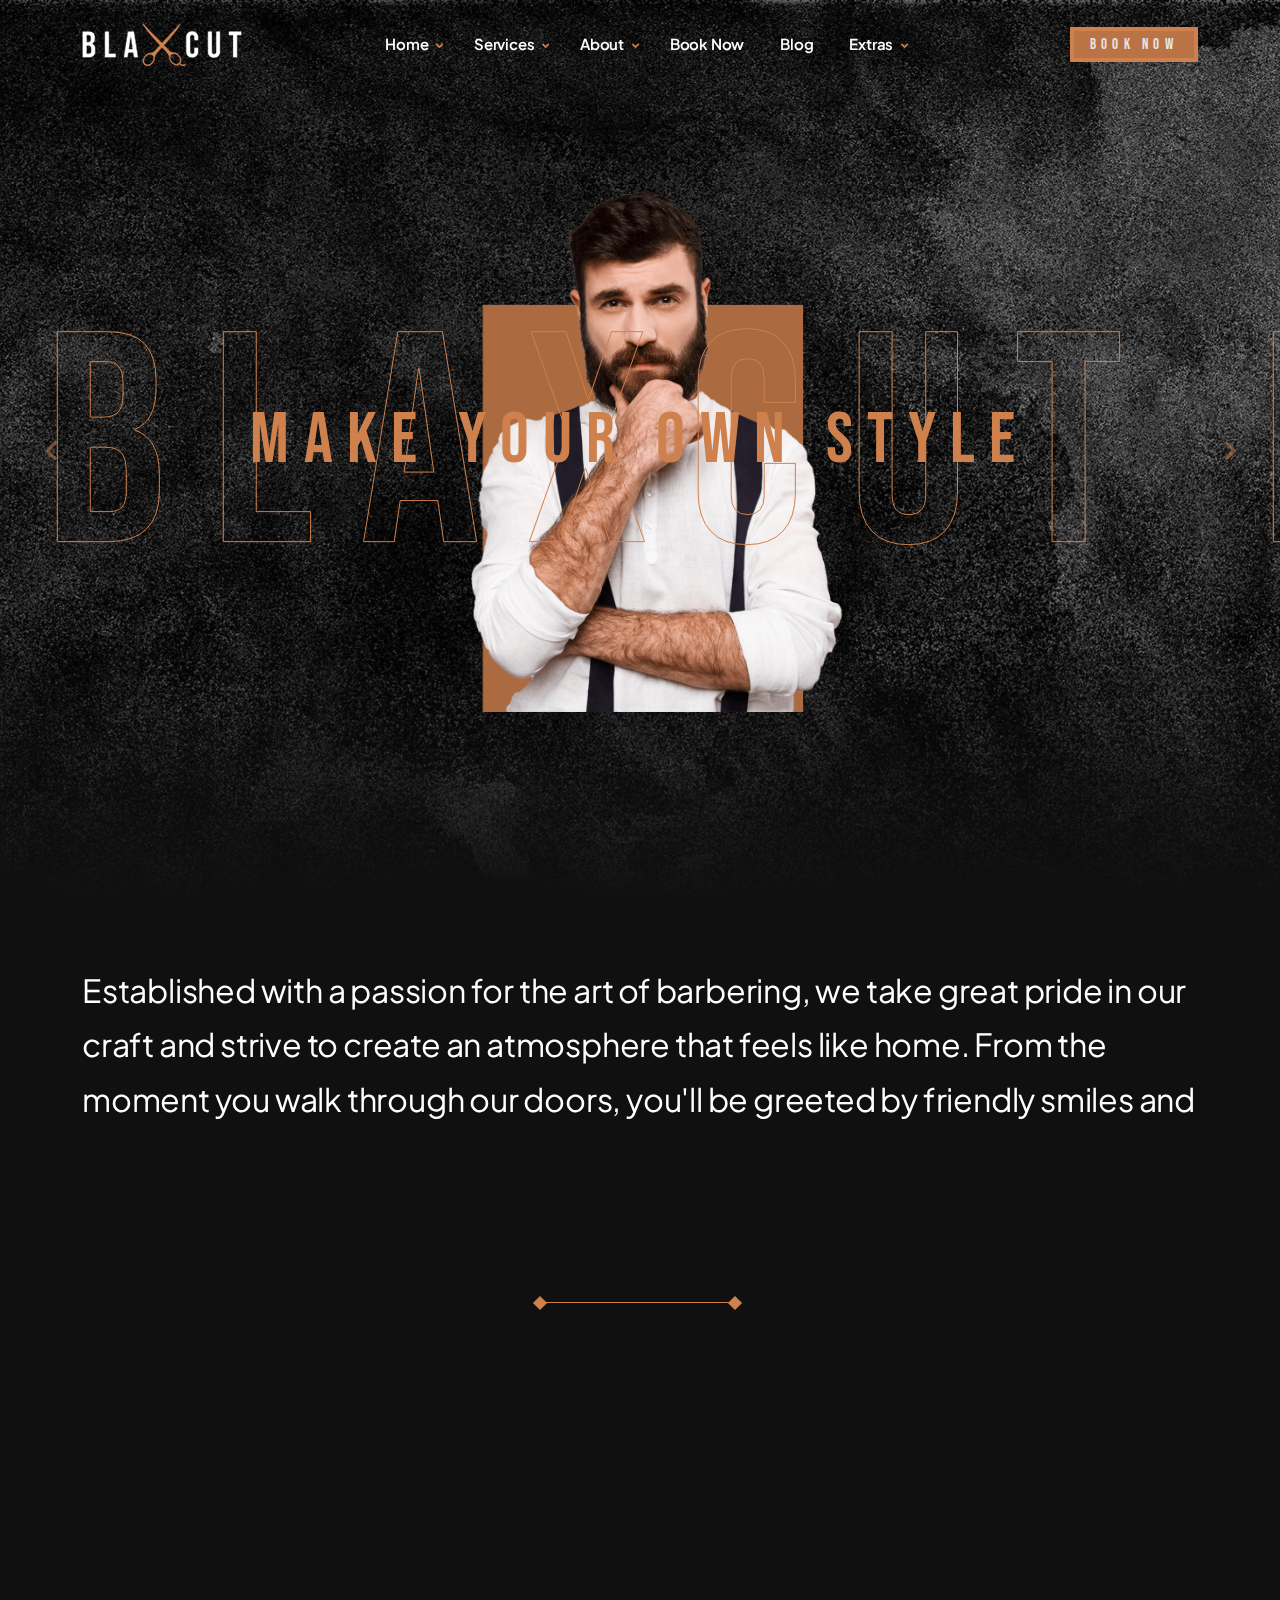
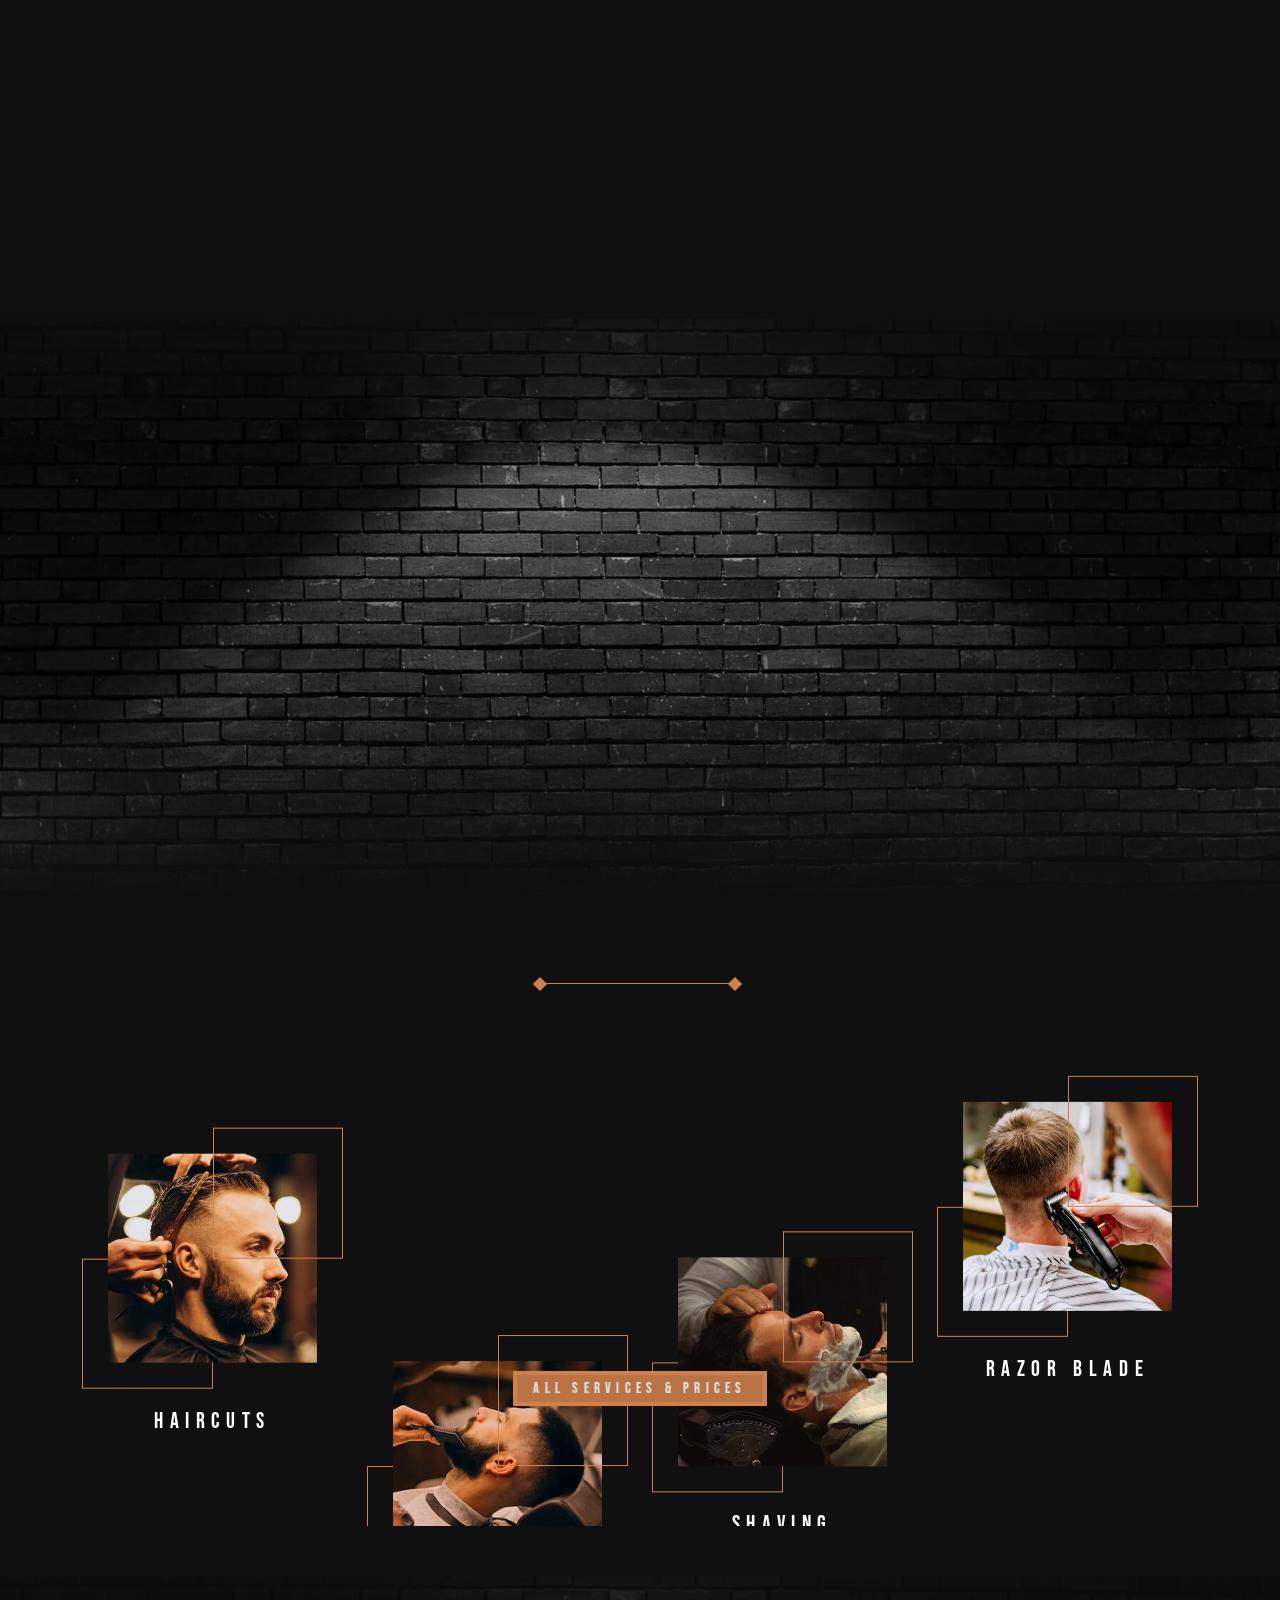
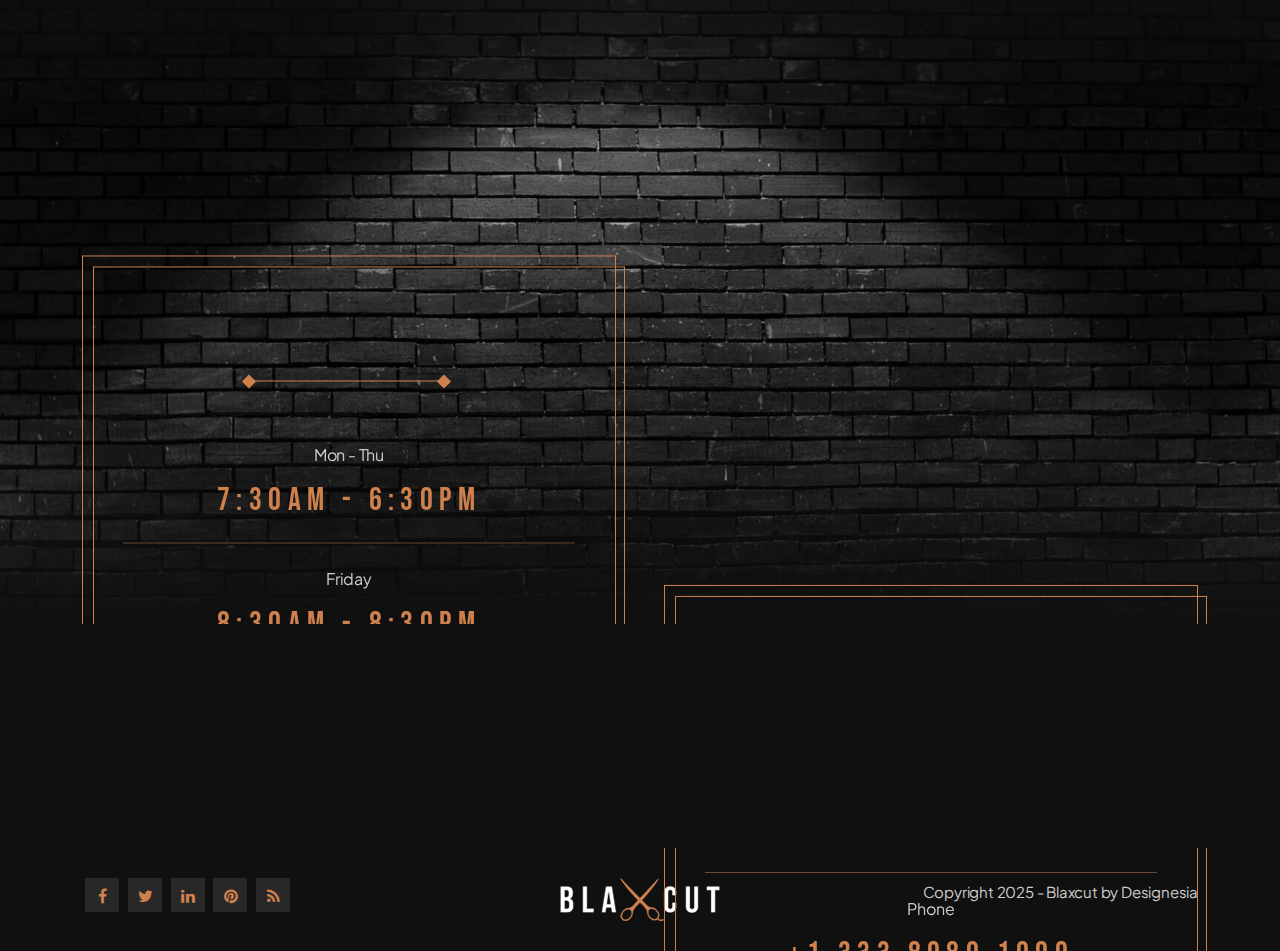
<file: index.html>
<!DOCTYPE html>
<html lang="zxx">


<!-- Mirrored from madebydesignesia.com/themes/blaxcut/index.html by HTTrack Website Copier/3.x [XR&CO'2014], Mon, 10 Mar 2025 18:16:05 GMT -->
<head>
    <title>Blaxcut - Barbershop Website Template</title>
    <link rel="icon" href="images/icon.png" type="image/gif" sizes="16x16">
    <meta content="text/html;charset=utf-8" http-equiv="Content-Type">
    <meta content="width=device-width, initial-scale=1.0" name="viewport" >
    <meta content="Blaxcut - Barbershop Website Template" name="description" >
    <meta content="" name="keywords" >
    <meta content="" name="author" >
    <!-- CSS Files
    ================================================== -->
    <link href="css/bootstrap.min.css" rel="stylesheet" type="text/css" id="bootstrap">
    <link href="css/mdb.min.css" rel="stylesheet" type="text/css" id="mdb" >
    <link href="css/plugins.css" rel="stylesheet" type="text/css" >
    <link href="css/style.css" rel="stylesheet" type="text/css" >
    <link href="css/coloring.css" rel="stylesheet" type="text/css" >
    <!-- color scheme -->
    <link id="colors" href="css/colors/scheme-01.css" rel="stylesheet" type="text/css" >
</head>

<body class="dark-scheme">
    <div id="wrapper">
        
        <!-- page preloader begin -->
        <div id="de-loader"></div>
        <!-- page preloader close -->

        <!-- header begin -->
        <header class="transparent">
            <div class="container">
                <div class="row">
                    <div class="col-md-12">
                        <div class="de-flex sm-pt10">
                            <div class="de-flex-col">
                                <div class="de-flex-col">
                                    <!-- logo begin -->
                                    <div id="logo">
                                        <a href="index.html">
                                            <img class="logo-main" src="images/logo.png" alt="" >
                                            <img class="logo-mobile" src="images/logo-mobile.png" alt="" >
                                        </a>
                                    </div>
                                    <!-- logo close -->
                                </div>
                            </div>
                            <div class="de-flex-col header-col-mid">
                                <ul id="mainmenu">
                                    <li><a class="menu-item" href="index.html">Home</a>
                                        <ul>
                                            <li><a class="menu-item" href="index.html">Home 1</a></li>
                                            <li><a class="menu-item" href="index-2.html">Home 2</a></li>
                                            <li><a class="menu-item" href="index-3.html">Home 3</a></li>
                                            <li><a class="menu-item" href="index-4.html">Home 4</a></li>
                                        </ul>
                                    </li>
                                    <li><a class="menu-item" href="services.html">Services</a>
                                        <ul>
                                            <li><a class="menu-item" href="services.html">All Services</a></li>
                                            <li><a class="menu-item" href="service-single.html">Service Single</a></li>
                                        </ul>
                                    </li>
                                    <li><a class="menu-item" href="about.html">About</a>
                                        <ul>
                                            <li><a class="menu-item" href="about.html">About Us</a></li>
                                            <li><a class="menu-item" href="team.html">Our Team</a></li>
                                        </ul>
                                    </li>
                                    <li><a class="menu-item" href="book.html">Book Now</a></li>
                                    <li><a class="menu-item" href="blog.html">Blog</a></li>
                                    <li><a class="menu-item" href="#">Extras</a>
                                        <ul>
                                            <li><a class="menu-item" href="contact.html">Contact</a></li>
                                            <li><a class="menu-item" href="gallery.html">Gallery</a></li>
                                            <li><a class="menu-item" href="pricing.html">Pricing</a></li>
                                            <li><a class="menu-item" href="testimonials.html">Testimonials</a></li>
                                        </ul>
                                    </li>
                                </ul>
                            </div>
                            <div class="de-flex-col">
                                <div class="menu_side_area">
                                    <a href="book.html" class="btn-main">Book Now</a>
                                    <span id="menu-btn"></span>
                                </div>
                            </div>
                        </div>
                    </div>
                </div>
            </div>
        </header>
        <!-- header close -->
        <!-- content begin -->
        <div class="no-bottom no-top" id="content">
            <div id="top"></div>
            <section id="de-carousel" class="no-top no-bottom carousel slide text-light carousel-fade" data-mdb-ride="carousel">
              <!-- Inner -->
              <div class="carousel-inner">
                    <!-- Single item -->
                    <div class="carousel-item active jarallax">
                        <img src="images/background/7.jpg" class="jarallax-img" alt="">
                        <div class="d-content relative z1000">
                            <div class="wm wm-carousel mt-30" data-jarallax-element="-50">
                                <div class="wow fadeInRight">blaxcut <span class="t2">barbershop</span></div>
                            </div>
                            <div class="top-center">
                                <div class="wow fadeInRight">
                                    <h1 class="id-color">Make Your Own Style</h1>
                                </div>
                            </div>                        
                            <div class="v-center">
                                <div class="container">
                                        <div class="row align-items-center">     
                                            <div class="col-lg-6 offset-lg-3 d-flex">
                                                <img src="images/misc/man.png" class="wow fadeInLeft" data-wow-delay=".3s" data-wow-duration="1.5s" alt="">
                                            </div>
                                        </div>
                                    </div>
                            </div>
                        </div>
                        <div class="de-gradient-edge-bottom"></div>
                    </div>
                    <!-- Single item -->                    
                
                </div>
              <!-- Inner -->

              <!-- Controls -->
              <a class="carousel-control-prev" href="#de-carousel" role="button" data-mdb-slide="prev">
                <span class="carousel-control-prev-icon" aria-hidden="true"></span>
                <span class="sr-only">Previous</span>
              </a>
              <a class="carousel-control-next" href="#de-carousel" role="button" data-mdb-slide="next">
                <span class="carousel-control-next-icon" aria-hidden="true"></span>
                <span class="sr-only">Next</span>
              </a>              
            </section>

            <section aria-label="section" class="no-top no-bottom">

                <div class="container">
                    <div class="row">
                        <div class="col-lg-12" data-jarallax-element="-50">
                            <p class="lead big wow fadeInUp">Established with a passion for the art of barbering, we take great pride in our craft and strive to create an atmosphere that feels like home. From the moment you walk through our doors, you'll be greeted by friendly smiles and a warm ambiance that instantly puts you at ease.
                            </p>
                        </div>
                    </div>
                </div>
            </section>

            <section id="section-trending" class="pt80">
                <div class="container-fluid">
                    <div class="row">
                        <div class="col-lg-8 offset-lg-2 text-center">
                            <h2 class="wow fadeIn">Trending Styles</h2>
                            <div class="de-separator"></div>
                            <div class="spacer-single"></div>
                        </div>
                    </div>
                    <div class="row">
                        <div class="col-lg-12" data-jarallax-element="-20">
                            <div class="d-carousel wow fadeInRight" >
                                <div id="item-carousel-big" class="owl-carousel no-hide owl-center" data-wow-delay="1s">
                                    <div class="c-item">                            
                                        <a href="#">
                                            <span class="c-item_info">
                                                <span class="c-item_title">Slick Back</span>
                                                <span class="c-item_wm">#1</span>
                                            </span>
                                        
                                            <div class="c-item_wrap">
                                                <img src="images/hairstyles/1.jpg" class="lazy img-fluid" alt="">
                                            </div>
                                        </a>
                                    </div>

                                    <div class="c-item">                            
                                        <a href="#">
                                            <span class="c-item_info">
                                                <span class="c-item_title">Classic Quiff</span>
                                                <span class="c-item_wm">#2</span>
                                            </span>
                                        
                                            <div class="c-item_wrap">
                                                <img src="images/hairstyles/2.jpg" class="lazy img-fluid" alt="">
                                            </div>
                                        </a>
                                    </div>

                                    <div class="c-item">                            
                                        <a href="#">
                                            <span class="c-item_info">
                                                <span class="c-item_title">Pompadour</span>
                                                <span class="c-item_wm">#3</span>
                                            </span>
                                        
                                            <div class="c-item_wrap">
                                                <img src="images/hairstyles/3.jpg" class="lazy img-fluid" alt="">
                                            </div>
                                        </a>
                                    </div>  

                                    <div class="c-item">                            
                                        <a href="#">
                                            <span class="c-item_info">
                                                <span class="c-item_title">Fringe</span>
                                                <span class="c-item_wm">#4</span>
                                            </span>
                                            
                                            <div class="c-item_wrap">
                                                <img src="images/hairstyles/4.jpg" class="lazy img-fluid" alt="">
                                            </div>
                                        </a>
                                    </div>                      


                                    <div class="c-item">                            
                                        <a href="#">
                                            <span class="c-item_info">
                                                <span class="c-item_title">Curly Fade</span>
                                                <span class="c-item_wm">#5</span>
                                            </span>
                                            
                                            <div class="c-item_wrap">
                                                <img src="images/hairstyles/5.jpg" class="lazy img-fluid" alt="">
                                            </div>
                                        </a>
                                    </div>

                                    <div class="c-item">                            
                                        <a href="#">
                                            <span class="c-item_info">
                                                <span class="c-item_title">Undercut</span>
                                                <span class="c-item_wm">#6</span>
                                            </span>
                                            
                                            <div class="c-item_wrap">
                                                <img src="images/hairstyles/6.jpg" class="lazy img-fluid" alt="">
                                            </div>
                                        </a>
                                    </div>
                                    
                                </div>
                                    <div class="d-arrow-left mod-a"><i class="fa fa-angle-left"></i></div>
                                    <div class="d-arrow-right mod-a"><i class="fa fa-angle-right"></i></div>
                            </div>
                            <div class="spacer-double"></div>
                        </div>
                    </div>
                </div>
            </section>

            <section class="no-top jarallax">
                <div class="de-gradient-edge-top"></div>
                <img src="images/background/1.jpg" class="jarallax-img" alt="">
                <div class="container relative z1000">
                    <div class="row align-items-center">
                        <div class="col-lg-6" data-jarallax-element="-30">
                            <img src="images/misc/man-2.png" class="img-fluid wow fadeInRight" alt="">
                        </div>
                        <div class="col-lg-6" data-jarallax-element="-60">
                            <h2 class="wow fadeInRight" data-wow-delay=".3s">We’ll  Crafting <span class="id-color">Confidence</span> Through Sharp Style</h2>
                            <p class="wow fadeInRight" data-wow-delay=".4s">We take pride in providing top-notch grooming services that blend classic techniques with modern trends. Step into our warm and inviting space, where you'll find a team of skilled barbers dedicated to enhancing your style and confidence.</p>
                            <a href="book.html" class="btn-main wow fadeInRight" data-wow-delay=".5s">Book Now</a>
                        </div>
                    </div>
                </div>
                <div class="de-gradient-edge-bottom"></div>
            </section>

            <section aria-label="section" class="no-top">
                <div class="container">
                    <div class="row">
                        <div class="col-lg-12 text-center">
                            <h2 class="wow fadeIn">Our Services</h2>
                            <div class="de-separator"></div>
                        </div>
                        <div class="col-lg-3 text-center" data-jarallax-element="-20">
                            <div class="de-box-a">
                                <div class="d-image">
                                    <img src="images/services/1.jpg" alt="">
                                </div>
                                <div class="d-deco-1"></div>
                                <div class="d-deco-2"></div>
                            </div>
                            <div class="spacer-20"></div>
                            <h4>Haircuts</h4>
                        </div>

                        <div class="col-lg-3 text-center" data-jarallax-element="-60">
                            <div class="de-box-a">
                                <div class="d-image">
                                    <img src="images/services/2.jpg" alt="">
                                </div>
                                <div class="d-deco-1"></div>
                                <div class="d-deco-2"></div>
                            </div>
                            <div class="spacer-20"></div>
                            <h4>Beard</h4>
                        </div>

                        <div class="col-lg-3 text-center" data-jarallax-element="-40">
                            <div class="de-box-a">
                                <div class="d-image">
                                    <img src="images/services/3.jpg" alt="">
                                </div>
                                <div class="d-deco-1"></div>
                                <div class="d-deco-2"></div>
                            </div>
                            <div class="spacer-20"></div>
                            <h4>Shaving</h4>
                        </div>

                        <div class="col-lg-3 text-center" data-jarallax-element="-10">
                            <div class="de-box-a">
                                <div class="d-image">
                                    <img src="images/services/4.jpg" alt="">
                                </div>
                                <div class="d-deco-1"></div>
                                <div class="d-deco-2"></div>
                            </div>
                            <div class="spacer-20"></div>
                            <h4>Razor Blade</h4>
                        </div>
                    </div>
                    <div class="spacer-single"></div>
                    <div class="text-center">
                        <a href="services.html" class="btn-main">All Services &amp; Prices</a>
                    </div>
                </div>
            </section>

            <section class="jarallax no-top">
                <div class="de-gradient-edge-top"></div>
                <img src="images/background/1.jpg" class="jarallax-img" alt="">
                <div class="container relative z1000">
                    <div class="row gx-5">
                        <div class="col-lg-6 text-center" data-jarallax-element="-50">
                            <div class="d-sch-table">
                                <h2 class="wow fadeIn">We're Open</h2>
                                <div class="de-separator"></div>
                                <div class="d-col">
                                    <div class="d-title">Mon - Thu</div>
                                    <div class="d-content id-color">7:30AM - 6:30PM</div>
                                </div>
                                <div class="d-col">
                                    <div class="d-title">Friday</div>
                                    <div class="d-content id-color">8:30AM - 8:30PM</div>
                                </div>
                                <div class="d-col">
                                    <div class="d-title">Sat - Sun</div>
                                    <div class="d-content id-color">9:30AM - 5:30PM</div>
                                </div>
                                <div class="d-deco"></div>
                            </div>
                        </div>

                        <div class="col-lg-6 text-center" data-jarallax-element="-100">
                            <div class="d-sch-table">
                                <h2 class="wow fadeIn">Location</h2>
                                <div class="de-separator"></div>
                                <div class="d-col">
                                    <div class="d-title">Address</div>
                                    <div class="d-content id-color">100 Mainstreet Center, NY</div>
                                </div>
                                <div class="d-col">
                                    <div class="d-title">Phone</div>
                                    <div class="d-content id-color">+1 333 8080 1000</div>
                                </div>
                                <div class="d-col">
                                    <div class="d-title">Email</div>
                                    <div class="d-content id-color">contact@blaxcut.com</div>
                                </div>
                                <div class="d-deco"></div>
                            </div>
                        </div>
                    </div>
                </div>
                <div class="de-gradient-edge-bottom"></div>
            </section>

            <section aria-label="section" class="no-top">
                <div class="wow fadeInRight d-flex">
                  <div class="de-marquee-list wow">
                    <div class="d-item">
                      <span class="d-item-txt">Haircut</span>
                      <span class="d-item-display">
                        <i class="d-item-block"></i>
                      </span>
                      <span class="d-item-txt">Shave</span>
                      <span class="d-item-display">
                        <i class="d-item-block"></i>
                      </span>
                      <span class="d-item-txt">Faded</span>
                      <span class="d-item-display">
                        <i class="d-item-block"></i>
                      </span>
                      <span class="d-item-txt">Hair Dye</span>
                      <span class="d-item-display">
                        <i class="d-item-block"></i>
                      </span>
                      <span class="d-item-txt">Beard Trim</span>
                      <span class="d-item-display">
                        <i class="d-item-block"></i>
                      </span>
                      <span class="d-item-txt">Hair Color</span>
                      <span class="d-item-display">
                        <i class="d-item-block"></i>
                      </span>
                      <span class="d-item-txt">Facial</span>
                      <span class="d-item-display">
                        <i class="d-item-block"></i>
                      </span>
                      <span class="d-item-txt">Masage</span>
                      <span class="d-item-display">
                        <i class="d-item-block"></i>
                      </span>
                      <span class="d-item-txt">Hair Wash</span>
                      <span class="d-item-display">
                        <i class="d-item-block"></i>
                      </span>
                     </div>
                  </div>
                </div>
            </section>
            
        </div>
        <!-- content close -->
        <a href="#" id="back-to-top"></a>
        <!-- footer begin -->
        <footer>
            <div class="container">
                <div class="row g-4">
                    
                    <div class="col-lg-4 text-lg-start text-center">
                        <div class="social-icons">
                            <a href="#"><i class="fa fa-facebook fa-lg"></i></a>
                            <a href="#"><i class="fa fa-twitter fa-lg"></i></a>
                            <a href="#"><i class="fa fa-linkedin fa-lg"></i></a>
                            <a href="#"><i class="fa fa-pinterest fa-lg"></i></a>
                            <a href="#"><i class="fa fa-rss fa-lg"></i></a>
                        </div>
                    </div>
                    <div class="col-lg-4 text-lg-center text-center">
                        <img src="images/logo.png" class="" alt="">
                    </div>
                    <div class="col-lg-4 text-lg-end text-center">
                        Copyright 2025 - Blaxcut by Designesia
                    </div>
                </div>
            </div>
        </footer>
        <!-- footer close -->
    </div>
    
    <!-- Javascript Files
    ================================================== -->
    <script src="js/plugins.js"></script>
    <script src="js/designesia.js"></script>
    <script src="js/custom-marquee.js"></script>
</body>


<!-- Mirrored from madebydesignesia.com/themes/blaxcut/index.html by HTTrack Website Copier/3.x [XR&CO'2014], Mon, 10 Mar 2025 18:16:19 GMT -->
</html>
</file>
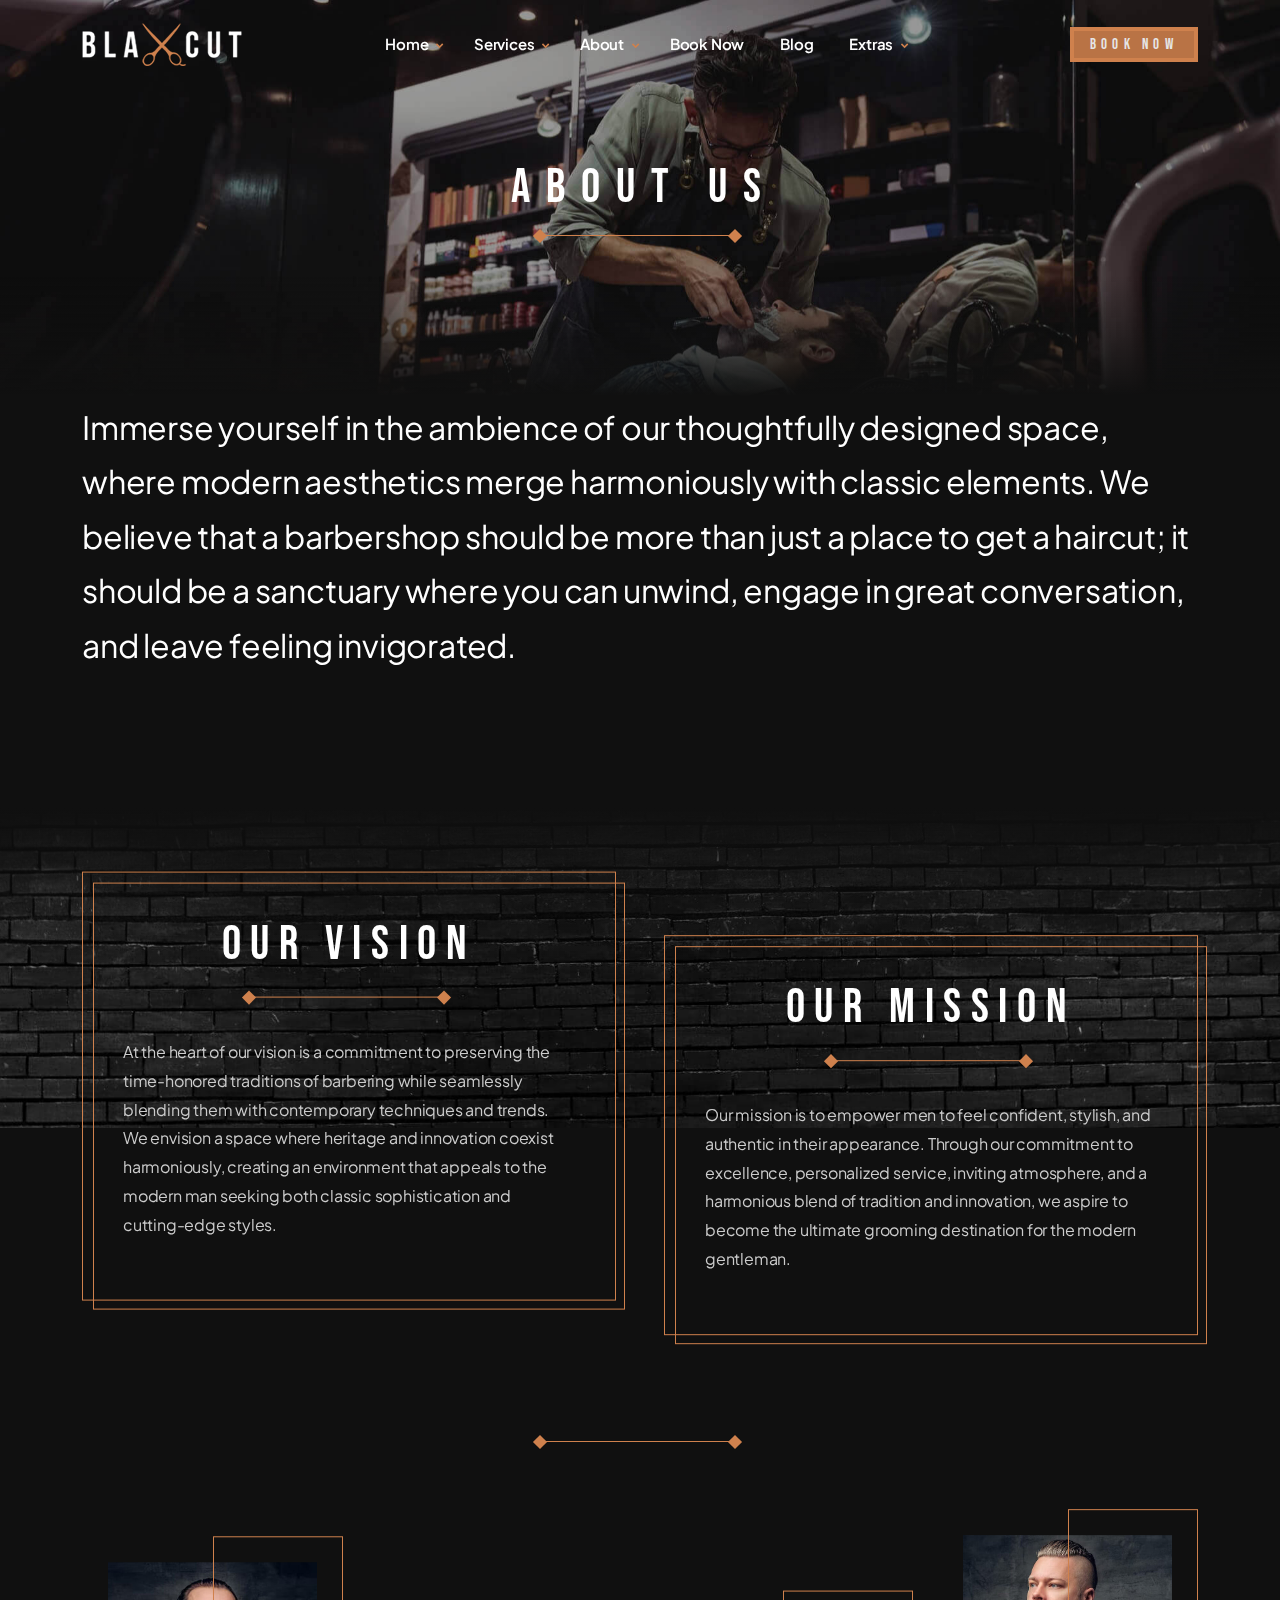
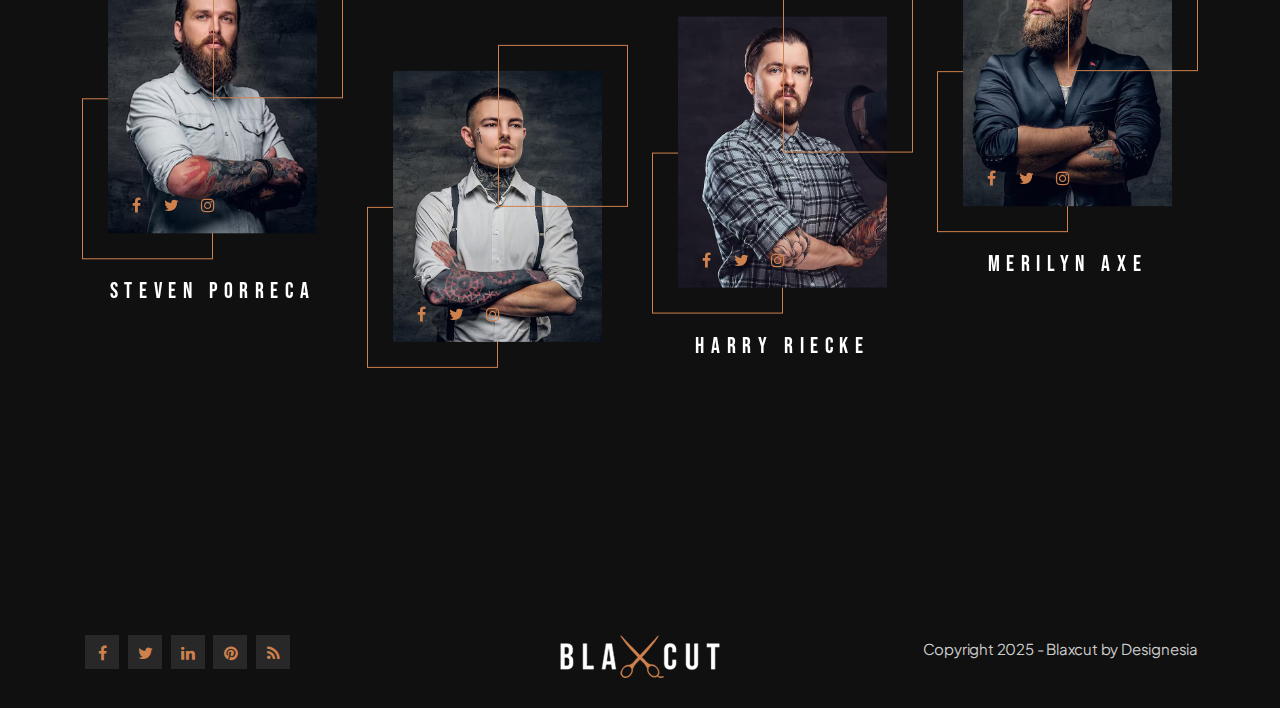
<file: about.html>
<!DOCTYPE html>
<html lang="zxx">


<!-- Mirrored from madebydesignesia.com/themes/blaxcut/about.html by HTTrack Website Copier/3.x [XR&CO'2014], Mon, 10 Mar 2025 18:16:24 GMT -->
<head>
    <title>Blaxcut - Barbershop Website Template</title>
    <link rel="icon" href="images/icon.png" type="image/gif" sizes="16x16">
    <meta content="text/html;charset=utf-8" http-equiv="Content-Type">
    <meta content="width=device-width, initial-scale=1.0" name="viewport" >
    <meta content="Blaxcut - Barbershop Website Template" name="description" >
    <meta content="" name="keywords" >
    <meta content="" name="author" >
    <!-- CSS Files
    ================================================== -->
    <link href="css/bootstrap.min.css" rel="stylesheet" type="text/css" id="bootstrap">
    <link href="css/mdb.min.css" rel="stylesheet" type="text/css" id="mdb" >
    <link href="css/plugins.css" rel="stylesheet" type="text/css" >
    <link href="css/style.css" rel="stylesheet" type="text/css" >
    <link href="css/coloring.css" rel="stylesheet" type="text/css" >
    <!-- color scheme -->
    <link id="colors" href="css/colors/scheme-01.css" rel="stylesheet" type="text/css" >
</head>

<body class="dark-scheme">
    <div id="wrapper">
        
        <!-- page preloader begin -->
        <div id="de-loader"></div>
        <!-- page preloader close -->

        <!-- header begin -->
        <header class="transparent">            
            <div class="container">
                <div class="row">
                    <div class="col-md-12">
                        <div class="de-flex sm-pt10">
                            <div class="de-flex-col">
                                <div class="de-flex-col">
                                    <!-- logo begin -->
                                    <div id="logo">
                                        <a href="index.html">
                                            <img class="logo-main" src="images/logo.png" alt="" >
                                            <img class="logo-mobile" src="images/logo-mobile.png" alt="" >
                                        </a>
                                    </div>
                                    <!-- logo close -->
                                </div>
                            </div>
                            <div class="de-flex-col header-col-mid">
                                <ul id="mainmenu">
                                    <li><a class="menu-item" href="index.html">Home</a>
                                        <ul>
                                            <li><a class="menu-item" href="index.html">Home 1</a></li>
                                            <li><a class="menu-item" href="index-2.html">Home 2</a></li>
                                            <li><a class="menu-item" href="index-3.html">Home 3</a></li>
                                            <li><a class="menu-item" href="index-4.html">Home 4</a></li>
                                        </ul>
                                    </li>
                                    <li><a class="menu-item" href="services.html">Services</a>
                                        <ul>
                                            <li><a class="menu-item" href="services.html">All Services</a></li>
                                            <li><a class="menu-item" href="service-single.html">Service Single</a></li>
                                        </ul>
                                    </li>
                                    <li><a class="menu-item" href="about.html">About</a>
                                        <ul>
                                            <li><a class="menu-item" href="about.html">About Us</a></li>
                                            <li><a class="menu-item" href="team.html">Our Team</a></li>
                                        </ul>
                                    </li>
                                    <li><a class="menu-item" href="book.html">Book Now</a></li>
                                    <li><a class="menu-item" href="blog.html">Blog</a></li>
                                    <li><a class="menu-item" href="#">Extras</a>
                                        <ul>
                                            <li><a class="menu-item" href="contact.html">Contact</a></li>
                                            <li><a class="menu-item" href="gallery.html">Gallery</a></li>
                                            <li><a class="menu-item" href="pricing.html">Pricing</a></li>
                                            <li><a class="menu-item" href="testimonials.html">Testimonials</a></li>
                                        </ul>
                                    </li>
                                </ul>
                            </div>
                            <div class="de-flex-col">
                                <div class="menu_side_area">
                                    <a href="book.html" class="btn-main">Book Now</a>
                                    <span id="menu-btn"></span>
                                </div>
                            </div>
                        </div>
                    </div>
                </div>
            </div>
        </header>
        <!-- header close -->
        <!-- content begin -->
        <div class="no-bottom no-top" id="content">
            <div id="top"></div>

            <section id="subheader" class="jarallax">
                <img src="images/background/3.jpg" class="jarallax-img" alt="">
                <div class="container">
                    <div class="row">
                        <div class="col-lg-6 offset-lg-3 text-center">
                            <h1>About Us</h1>
                            <div class="de-separator"></div>
                        </div>
                    </div>
                </div>
                <div class="de-gradient-edge-bottom"></div>
            </section>

            <section aria-label="section" class="no-top">
                <div class="container">
                    <div class="row">
                        <div class="col-lg-12" data-jarallax-element="-20">
                            <p class="lead big wow fadeInUp">Immerse yourself in the ambience of our thoughtfully designed space, where modern aesthetics merge harmoniously with classic elements. We believe that a barbershop should be more than just a place to get a haircut; it should be a sanctuary where you can unwind, engage in great conversation, and leave feeling invigorated.
                            </p>
                        </div>
                    </div>
                </div>
            </section>

            <section class="jarallax no-top">
                <div class="de-gradient-edge-top"></div>
                <img src="images/background/1.jpg" class="jarallax-img" alt="">
                <div class="container relative z1000">
                    <div class="row gx-5">
                        <div class="col-lg-6" data-jarallax-element="-50">
                            <div class="d-sch-table">
                                <h2 class="wow fadeIn text-center">Our Vision</h2>
                                <div class="de-separator"></div>
                                <p>At the heart of our vision is a commitment to preserving the time-honored traditions of barbering while seamlessly blending them with contemporary techniques and trends. We envision a space where heritage and innovation coexist harmoniously, creating an environment that appeals to the modern man seeking both classic sophistication and cutting-edge styles.</p>
                                <div class="d-deco"></div>
                            </div>
                        </div>

                        <div class="col-lg-6" data-jarallax-element="-100">
                            <div class="d-sch-table">
                                <h2 class="wow fadeIn text-center">Our Mission</h2>
                                <div class="de-separator"></div>
                                <p>Our mission is to empower men to feel confident, stylish, and authentic in their appearance. Through our commitment to excellence, personalized service, inviting atmosphere, and a harmonious blend of tradition and innovation, we aspire to become the ultimate grooming destination for the modern gentleman.</p>
                                <div class="d-deco"></div>
                            </div>
                        </div>
                    </div>
                </div>
                <div class="de-gradient-edge-bottom"></div>
            </section>

            <section aria-label="section" class="no-top">
                <div class="container">
                    <div class="row">
                        <div class="col-lg-12 text-center">
                            <h2 class="wow fadeIn">Our Team</h2>
                            <div class="de-separator"></div>
                        </div>
                        <div class="col-lg-3 text-center" data-jarallax-element="-20">
                            <div class="de-box-a">
                                <div class="d-image">
                                    <img src="images/team/1.jpg" alt="">
                                </div>
                                <div class="d-deco-1"></div>
                                <div class="d-deco-2"></div>
                                <div class="d-social">
                                    <a href="#"><i class="fa fa-facebook"></i></a>
                                    <a href="#"><i class="fa fa-twitter"></i></a>
                                    <a href="#"><i class="fa fa-instagram"></i></a>
                                </div>
                            </div>
                            <div class="spacer-20"></div>
                            <h4>Steven Porreca</h4>
                        </div>

                        <div class="col-lg-3 text-center" data-jarallax-element="-60">
                            <div class="de-box-a">
                                <div class="d-image">
                                    <img src="images/team/2.jpg" alt="">
                                </div>
                                <div class="d-deco-1"></div>
                                <div class="d-deco-2"></div>
                                <div class="d-social">
                                    <a href="#"><i class="fa fa-facebook"></i></a>
                                    <a href="#"><i class="fa fa-twitter"></i></a>
                                    <a href="#"><i class="fa fa-instagram"></i></a>
                                </div>
                            </div>
                            <div class="spacer-20"></div>
                            <h4>Huey Apicella</h4>
                        </div>

                        <div class="col-lg-3 text-center" data-jarallax-element="-40">
                            <div class="de-box-a">
                                <div class="d-image">
                                    <img src="images/team/3.jpg" alt="">
                                </div>
                                <div class="d-deco-1"></div>
                                <div class="d-deco-2"></div>
                                <div class="d-social">
                                    <a href="#"><i class="fa fa-facebook"></i></a>
                                    <a href="#"><i class="fa fa-twitter"></i></a>
                                    <a href="#"><i class="fa fa-instagram"></i></a>
                                </div>
                            </div>
                            <div class="spacer-20"></div>
                            <h4>Harry Riecke</h4>
                        </div>

                        <div class="col-lg-3 text-center" data-jarallax-element="-10">
                            <div class="de-box-a">
                                <div class="d-image">
                                    <img src="images/team/4.jpg" alt="">
                                </div>
                                <div class="d-deco-1"></div>
                                <div class="d-deco-2"></div>
                                <div class="d-social">
                                    <a href="#"><i class="fa fa-facebook"></i></a>
                                    <a href="#"><i class="fa fa-twitter"></i></a>
                                    <a href="#"><i class="fa fa-instagram"></i></a>
                                </div>
                            </div>
                            <div class="spacer-20"></div>
                            <h4>Merilyn Axe</h4>
                        </div>
                    </div>
                </div>
            </section>

            <section aria-label="section" class="no-top">
                <div class="wow fadeInRight d-flex">
                  <div class="de-marquee-list wow">
                    <div class="d-item">
                      <span class="d-item-txt">Haircut</span>
                      <span class="d-item-display">
                        <i class="d-item-block"></i>
                      </span>
                      <span class="d-item-txt">Shave</span>
                      <span class="d-item-display">
                        <i class="d-item-block"></i>
                      </span>
                      <span class="d-item-txt">Faded</span>
                      <span class="d-item-display">
                        <i class="d-item-block"></i>
                      </span>
                      <span class="d-item-txt">Hair Dye</span>
                      <span class="d-item-display">
                        <i class="d-item-block"></i>
                      </span>
                      <span class="d-item-txt">Beard Trim</span>
                      <span class="d-item-display">
                        <i class="d-item-block"></i>
                      </span>
                      <span class="d-item-txt">Hair Color</span>
                      <span class="d-item-display">
                        <i class="d-item-block"></i>
                      </span>
                      <span class="d-item-txt">Facial</span>
                      <span class="d-item-display">
                        <i class="d-item-block"></i>
                      </span>
                      <span class="d-item-txt">Masage</span>
                      <span class="d-item-display">
                        <i class="d-item-block"></i>
                      </span>
                      <span class="d-item-txt">Hair Wash</span>
                      <span class="d-item-display">
                        <i class="d-item-block"></i>
                      </span>
                     </div>
                  </div>
                </div>
            </section>
        </div>
        <!-- content close -->
        <a href="#" id="back-to-top"></a>
        <!-- footer begin -->
        <footer>
            <div class="container">
                <div class="row g-4">
                    
                    <div class="col-lg-4 text-lg-start text-center">
                        <div class="social-icons">
                            <a href="#"><i class="fa fa-facebook fa-lg"></i></a>
                            <a href="#"><i class="fa fa-twitter fa-lg"></i></a>
                            <a href="#"><i class="fa fa-linkedin fa-lg"></i></a>
                            <a href="#"><i class="fa fa-pinterest fa-lg"></i></a>
                            <a href="#"><i class="fa fa-rss fa-lg"></i></a>
                        </div>
                    </div>
                    <div class="col-lg-4 text-lg-center text-center">
                        <img src="images/logo.png" class="" alt="">
                    </div>
                    <div class="col-lg-4 text-lg-end text-center">
                        Copyright 2025 - Blaxcut by Designesia
                    </div>
                </div>
            </div>
        </footer>
        <!-- footer close -->
    </div>
    
    <!-- Javascript Files
    ================================================== -->
    <script src="js/plugins.js"></script>
    <script src="js/designesia.js"></script>
    <script src="js/custom-marquee.js"></script>
</body>


<!-- Mirrored from madebydesignesia.com/themes/blaxcut/about.html by HTTrack Website Copier/3.x [XR&CO'2014], Mon, 10 Mar 2025 18:16:25 GMT -->
</html>
</file>
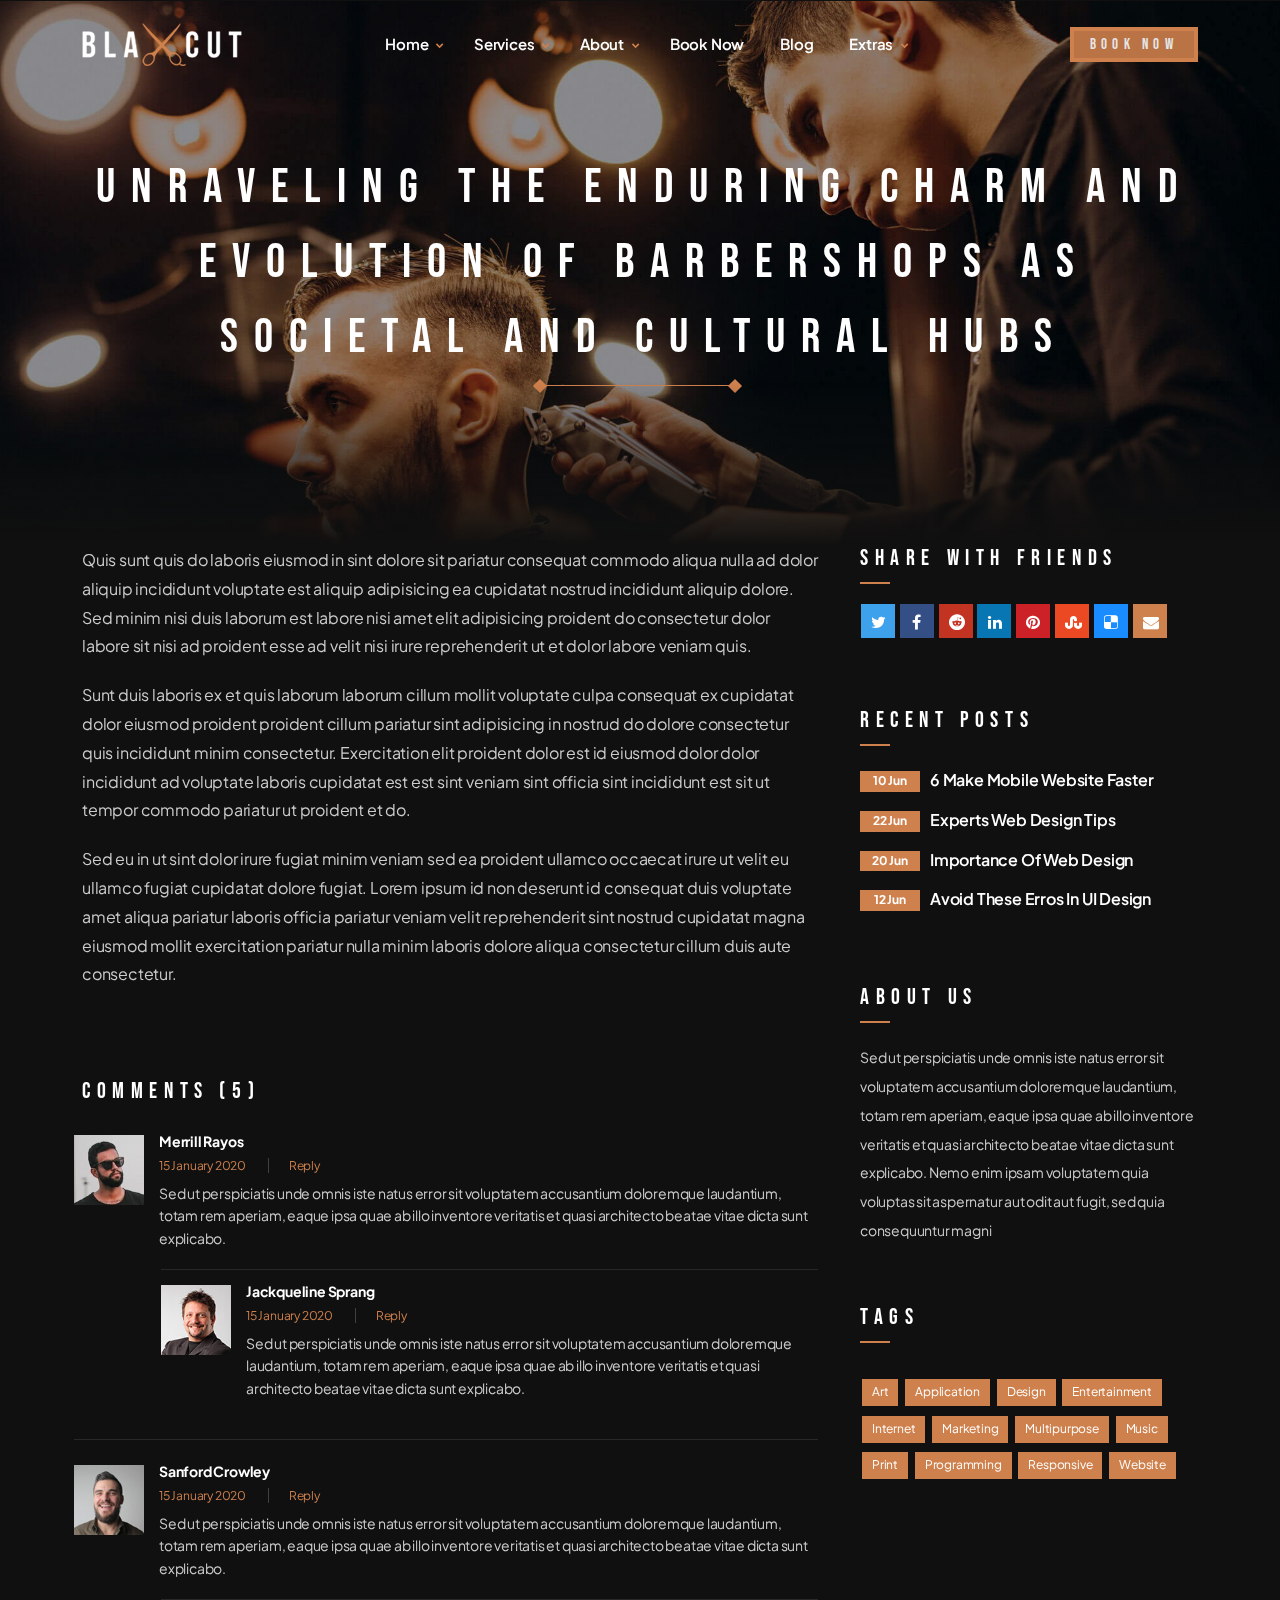
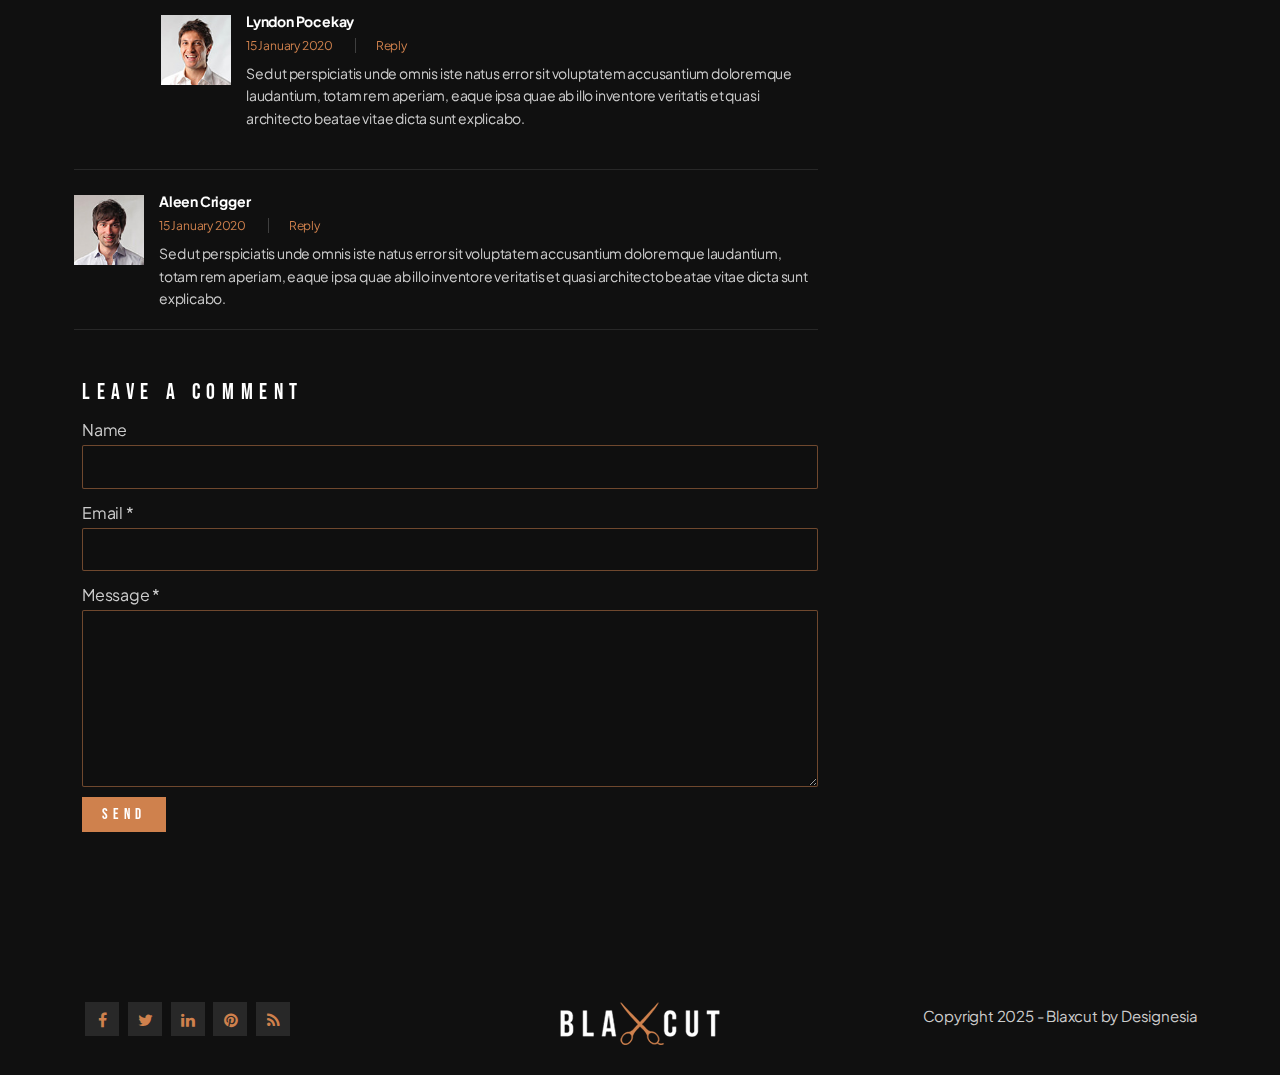
<file: blog-single.html>
<!DOCTYPE html>
<html lang="zxx">


<!-- Mirrored from madebydesignesia.com/themes/blaxcut/blog-single.html by HTTrack Website Copier/3.x [XR&CO'2014], Mon, 10 Mar 2025 18:17:27 GMT -->
<head>
    <title>Blaxcut - Barbershop Website Template</title>
    <link rel="icon" href="images/icon.png" type="image/gif" sizes="16x16">
    <meta content="text/html;charset=utf-8" http-equiv="Content-Type">
    <meta content="width=device-width, initial-scale=1.0" name="viewport" >
    <meta content="Blaxcut - Barbershop Website Template" name="description" >
    <meta content="" name="keywords" >
    <meta content="" name="author" >
    <!-- CSS Files
    ================================================== -->
    <link href="css/bootstrap.min.css" rel="stylesheet" type="text/css" id="bootstrap">
    <link href="css/mdb.min.css" rel="stylesheet" type="text/css" id="mdb" >
    <link href="css/plugins.css" rel="stylesheet" type="text/css" >
    <link href="css/style.css" rel="stylesheet" type="text/css" >
    <link href="css/coloring.css" rel="stylesheet" type="text/css" >
    <!-- color scheme -->
    <link id="colors" href="css/colors/scheme-01.css" rel="stylesheet" type="text/css" >
</head>

<body class="dark-scheme">
    <div id="wrapper">
        
        <!-- page preloader begin -->
        <div id="de-loader"></div>
        <!-- page preloader close -->

        <!-- header begin -->
        <header class="transparent">            
            <div class="container">
                <div class="row">
                    <div class="col-md-12">
                        <div class="de-flex sm-pt10">
                            <div class="de-flex-col">
                                <div class="de-flex-col">
                                    <!-- logo begin -->
                                    <div id="logo">
                                        <a href="index.html">
                                            <img class="logo-main" src="images/logo.png" alt="" >
                                            <img class="logo-mobile" src="images/logo-mobile.png" alt="" >
                                        </a>
                                    </div>
                                    <!-- logo close -->
                                </div>
                            </div>
                            <div class="de-flex-col header-col-mid">
                                <ul id="mainmenu">
                                    <li><a class="menu-item" href="index.html">Home</a>
                                        <ul>
                                            <li><a class="menu-item" href="index.html">Home 1</a></li>
                                            <li><a class="menu-item" href="index-2.html">Home 2</a></li>
                                            <li><a class="menu-item" href="index-3.html">Home 3</a></li>
                                            <li><a class="menu-item" href="index-4.html">Home 4</a></li>
                                        </ul>
                                    </li>
                                    <li><a class="menu-item" href="services.html">Services</a>
                                        <ul>
                                            <li><a class="menu-item" href="services.html">All Services</a></li>
                                            <li><a class="menu-item" href="service-single.html">Service Single</a></li>
                                        </ul>
                                    </li>
                                    <li><a class="menu-item" href="about.html">About</a>
                                        <ul>
                                            <li><a class="menu-item" href="about.html">About Us</a></li>
                                            <li><a class="menu-item" href="team.html">Our Team</a></li>
                                        </ul>
                                    </li>
                                    <li><a class="menu-item" href="book.html">Book Now</a></li>
                                    <li><a class="menu-item" href="blog.html">Blog</a></li>
                                    <li><a class="menu-item" href="#">Extras</a>
                                        <ul>
                                            <li><a class="menu-item" href="contact.html">Contact</a></li>
                                            <li><a class="menu-item" href="gallery.html">Gallery</a></li>
                                            <li><a class="menu-item" href="pricing.html">Pricing</a></li>
                                            <li><a class="menu-item" href="testimonials.html">Testimonials</a></li>
                                        </ul>
                                    </li>
                                </ul>
                            </div>
                            <div class="de-flex-col">
                                <div class="menu_side_area">
                                    <a href="book.html" class="btn-main">Book Now</a>
                                    <span id="menu-btn"></span>
                                </div>
                            </div>
                        </div>
                    </div>
                </div>
            </div>
        </header>
        <!-- header close -->
        <!-- content begin -->
        <div class="no-bottom no-top" id="content">
            <div id="top"></div>
            <!-- section begin -->
            <section id="subheader" class="jarallax">
                <img src="images/background/9.jpg" class="jarallax-img" alt="">
                <div class="container">
                    <div class="row">
                        <div class="col-lg-12 text-center">
                            <h1 class="blog-title">Unraveling the Enduring Charm and Evolution of Barbershops as Societal and Cultural Hubs</h1>
                            <div class="de-separator"></div>
                        </div>
                    </div>
                </div>
                <div class="de-gradient-edge-bottom"></div>
            </section>
            <!-- section close -->

            <section aria-label="section" class="no-top">
                <div class="container">
                    <div class="row">
                        <div class="col-md-8">
                            <div class="blog-read">

                                <div class="post-text">
                                    <p>Quis sunt quis do laboris eiusmod in sint dolore sit pariatur consequat commodo aliqua nulla ad dolor aliquip incididunt voluptate est aliquip adipisicing ea cupidatat nostrud incididunt aliquip dolore. Sed minim nisi duis laborum est labore nisi amet elit adipisicing proident do consectetur dolor labore sit nisi ad proident esse ad velit nisi irure reprehenderit ut et dolor labore veniam quis.</p>

                                    <p>Sunt duis laboris ex et quis laborum laborum cillum mollit voluptate culpa consequat ex cupidatat dolor eiusmod proident proident cillum pariatur sint adipisicing in nostrud do dolore consectetur quis incididunt minim consectetur. Exercitation elit proident dolor est id eiusmod dolor dolor incididunt ad voluptate laboris cupidatat est est sint veniam sint officia sint incididunt est sit ut tempor commodo pariatur ut proident et do.</p>

                                    <p>Sed eu in ut sint dolor irure fugiat minim veniam sed ea proident ullamco occaecat irure ut velit eu ullamco fugiat cupidatat dolore fugiat. Lorem ipsum id non deserunt id consequat duis voluptate amet aliqua pariatur laboris officia pariatur veniam velit reprehenderit sint nostrud cupidatat magna eiusmod mollit exercitation pariatur nulla minim laboris dolore aliqua consectetur cillum duis aute consectetur.</p>

                                </div>

                            </div>

                            <div class="spacer-single"></div>

                            <div id="blog-comment">
                                <h4>Comments (5)</h4>

                                <div class="spacer-half"></div>

                                <ol>
                                    <li>
                                        <div class="avatar">
                                            <img src="images/people/1.jpg" alt="" ></div>
                                        <div class="comment-info">
                                            <span class="c_name">Merrill Rayos</span>
                                            <span class="c_date id-color">15 January 2020</span>
                                            <span class="c_reply"><a href="#">Reply</a></span>
                                            <div class="clearfix"></div>
                                        </div>

                                        <div class="comment">Sed ut perspiciatis unde omnis iste natus error sit voluptatem accusantium doloremque laudantium, totam rem aperiam, eaque ipsa quae ab illo inventore veritatis et quasi architecto beatae vitae dicta sunt explicabo.</div>
                                        <ol>
                                            <li>
                                                <div class="avatar">
                                                    <img src="images/people/2.jpg" alt="" ></div>
                                                <div class="comment-info">
                                                    <span class="c_name">Jackqueline Sprang</span>
                                                    <span class="c_date id-color">15 January 2020</span>
                                                    <span class="c_reply"><a href="#">Reply</a></span>
                                                    <div class="clearfix"></div>
                                                </div>
                                                <div class="comment">Sed ut perspiciatis unde omnis iste natus error sit voluptatem accusantium doloremque laudantium, totam rem aperiam, eaque ipsa quae ab illo inventore veritatis et quasi architecto beatae vitae dicta sunt
                                                    explicabo.</div>
                                            </li>
                                        </ol>
                                    </li>

                                    <li>
                                        <div class="avatar">
                                            <img src="images/people/3.jpg" alt="" ></div>
                                        <div class="comment-info">
                                            <span class="c_name">Sanford Crowley</span>
                                            <span class="c_date id-color">15 January 2020</span>
                                            <span class="c_reply"><a href="#">Reply</a></span>
                                            <div class="clearfix"></div>
                                        </div>
                                        <div class="comment">Sed ut perspiciatis unde omnis iste natus error sit voluptatem accusantium doloremque laudantium, totam rem aperiam, eaque ipsa quae ab illo inventore veritatis et quasi architecto beatae vitae dicta sunt explicabo.</div>
                                        <ol>
                                            <li>
                                                <div class="avatar">
                                                    <img src="images/people/4.jpg" alt="" ></div>
                                                <div class="comment-info">
                                                    <span class="c_name">Lyndon Pocekay</span>
                                                    <span class="c_date id-color">15 January 2020</span>
                                                    <span class="c_reply"><a href="#">Reply</a></span>
                                                    <div class="clearfix"></div>
                                                </div>
                                                <div class="comment">Sed ut perspiciatis unde omnis iste natus error sit voluptatem accusantium doloremque laudantium, totam rem aperiam, eaque ipsa quae ab illo inventore veritatis et quasi architecto beatae vitae dicta sunt
                                                    explicabo.</div>
                                            </li>
                                        </ol>
                                    </li>

                                    <li>
                                        <div class="avatar">
                                            <img src="images/people/5.jpg" alt="" ></div>
                                        <div class="comment-info">
                                            <span class="c_name">Aleen Crigger</span>
                                            <span class="c_date id-color">15 January 2020</span>
                                            <span class="c_reply"><a href="#">Reply</a></span>

                                            <div class="clearfix"></div>
                                        </div>
                                        <div class="comment">Sed ut perspiciatis unde omnis iste natus error sit voluptatem accusantium doloremque laudantium, totam rem aperiam, eaque ipsa quae ab illo inventore veritatis et quasi architecto beatae vitae dicta sunt explicabo.</div>
                                    </li>
                                </ol>

                                <div class="spacer-single"></div>

                                <div id="comment-form-wrapper">
                                    <h4>Leave a Comment</h4>
                                    <div class="comment_form_holder">
                                        <form id="contact_form" name="form1" class="form-border" method="post" action="#">

                                            <label>Name</label>
                                            <input type="text" name="name" id="name" class="form-control" >

                                            <label>Email <span class="req">*</span></label>
                                            <input type="text" name="email" id="email" class="form-control" >
                                            <div id="error_email" class="error">Please check your email</div>

                                            <label>Message <span class="req">*</span></label>
                                            <textarea cols="10" rows="10" name="message" id="message" class="form-control"></textarea>
                                            <div id="error_message" class="error">Please check your message</div>
                                            <div id="mail_success" class="success">Thank you. Your message has been sent.</div>
                                            <div id="mail_failed" class="error">Error, email not sent</div>

                                            <p id="btnsubmit">
                                                <input type="submit" id="send" value="Send" class="btn-main" ></p>



                                        </form>
                                    </div>
                                </div>
                            </div>

                        </div>

                        <div id="sidebar" class="col-md-4">
                            <div class="widget">
                                    <h4>Share With Friends</h4>
                                    <div class="small-border"></div>
                                    <div class="de-color-icons">
                                        <span><i class="fa fa-twitter fa-lg"></i></span>
                                        <span><i class="fa fa-facebook fa-lg"></i></span>
                                        <span><i class="fa fa-reddit fa-lg"></i></span>
                                        <span><i class="fa fa-linkedin fa-lg"></i></span>
                                        <span><i class="fa fa-pinterest fa-lg"></i></span>
                                        <span><i class="fa fa-stumbleupon fa-lg"></i></span>
                                        <span><i class="fa fa-delicious fa-lg"></i></span>
                                        <span><i class="fa fa-envelope fa-lg"></i></span>
                                    </div>
                                </div>

                            <div class="widget widget-post">
                                <h4>Recent Posts</h4>
                                <div class="small-border"></div>
                                <ul>                                    
                                    <li><span class="date">10 Jun</span><a href="#">6 Make Mobile Website Faster</a></li>
                                    <li><span class="date">22 Jun</span><a href="#">Experts Web Design Tips</a></li>
                                    <li><span class="date">20 Jun</span><a href="#">Importance Of Web Design</a></li>
                                    <li><span class="date">12 Jun</span><a href="#">Avoid These Erros In UI Design</a></li>

                                </ul>
                            </div>

                            <div class="widget widget-text">
                                <h4>About Us</h4>
                                <div class="small-border"></div>
                                <p class="small no-bottom">
                                    Sed ut perspiciatis unde omnis iste natus error sit voluptatem accusantium doloremque laudantium, totam rem aperiam, eaque ipsa quae ab illo inventore veritatis et quasi architecto beatae vitae dicta sunt explicabo. Nemo enim ipsam voluptatem quia voluptas sit aspernatur aut odit aut fugit, sed quia consequuntur magni
                                </p>
                            </div>
                            <div class="widget widget_tags">
                                <h4>Tags</h4>
                                <div class="small-border"></div>
                                <ul>
                                    <li><a href="#link">Art</a></li>
                                    <li><a href="#link">Application</a></li>
                                    <li><a href="#link">Design</a></li>
                                    <li><a href="#link">Entertainment</a></li>
                                    <li><a href="#link">Internet</a></li>
                                    <li><a href="#link">Marketing</a></li>
                                    <li><a href="#link">Multipurpose</a></li>
                                    <li><a href="#link">Music</a></li>
                                    <li><a href="#link">Print</a></li>
                                    <li><a href="#link">Programming</a></li>
                                    <li><a href="#link">Responsive</a></li>
                                    <li><a href="#link">Website</a></li>
                                </ul>
                            </div>

                        </div>
                    </div>
                </div>
            </section>
        </div>
        <!-- content close -->
        <a href="#" id="back-to-top"></a>
        <!-- footer begin -->
        <footer>
            <div class="container">
                <div class="row g-4">
                    
                    <div class="col-lg-4 text-lg-start text-center">
                        <div class="social-icons">
                            <a href="#"><i class="fa fa-facebook fa-lg"></i></a>
                            <a href="#"><i class="fa fa-twitter fa-lg"></i></a>
                            <a href="#"><i class="fa fa-linkedin fa-lg"></i></a>
                            <a href="#"><i class="fa fa-pinterest fa-lg"></i></a>
                            <a href="#"><i class="fa fa-rss fa-lg"></i></a>
                        </div>
                    </div>
                    <div class="col-lg-4 text-lg-center text-center">
                        <img src="images/logo.png" class="" alt="">
                    </div>
                    <div class="col-lg-4 text-lg-end text-center">
                        Copyright 2025 - Blaxcut by Designesia
                    </div>
                </div>
            </div>
        </footer>
        <!-- footer close -->
    </div>
    
    <!-- Javascript Files
    ================================================== -->
    <script src="js/plugins.js"></script>
    <script src="js/designesia.js"></script>
</body>


<!-- Mirrored from madebydesignesia.com/themes/blaxcut/blog-single.html by HTTrack Website Copier/3.x [XR&CO'2014], Mon, 10 Mar 2025 18:17:27 GMT -->
</html>
</file>
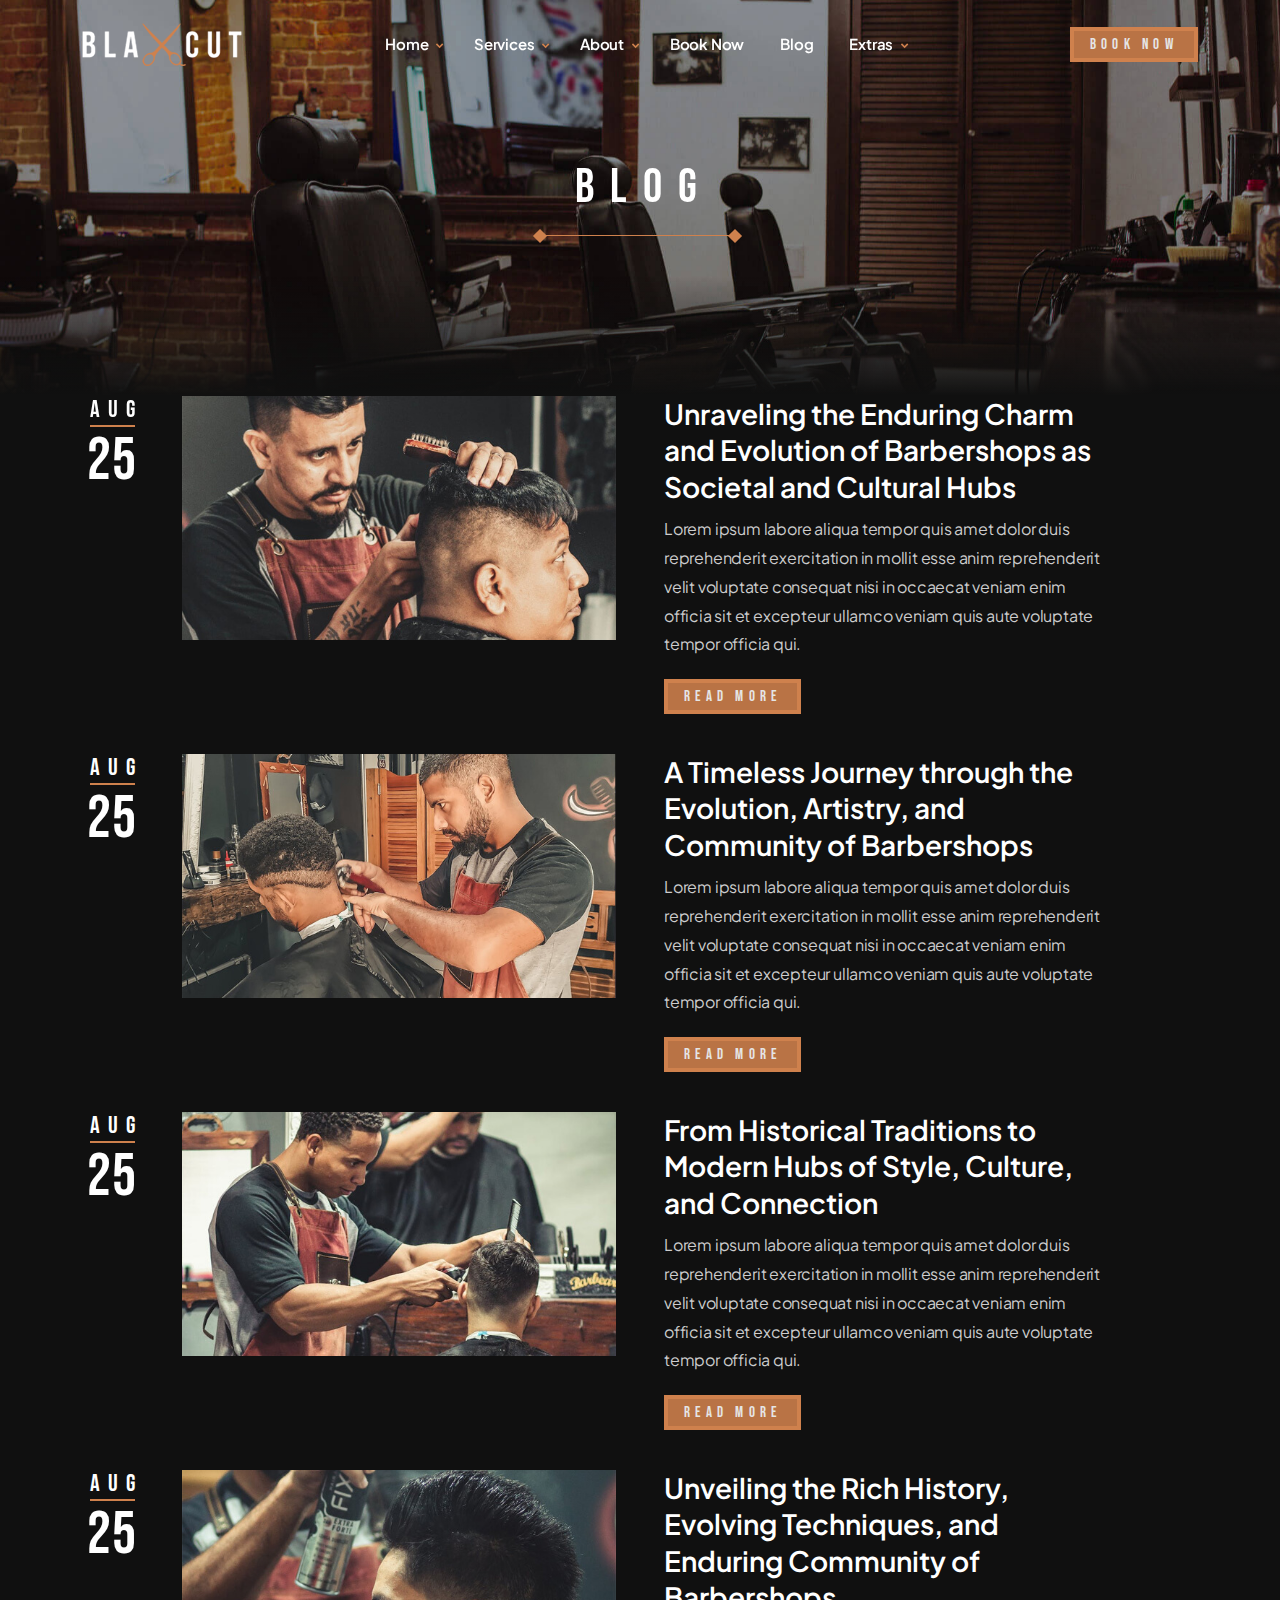
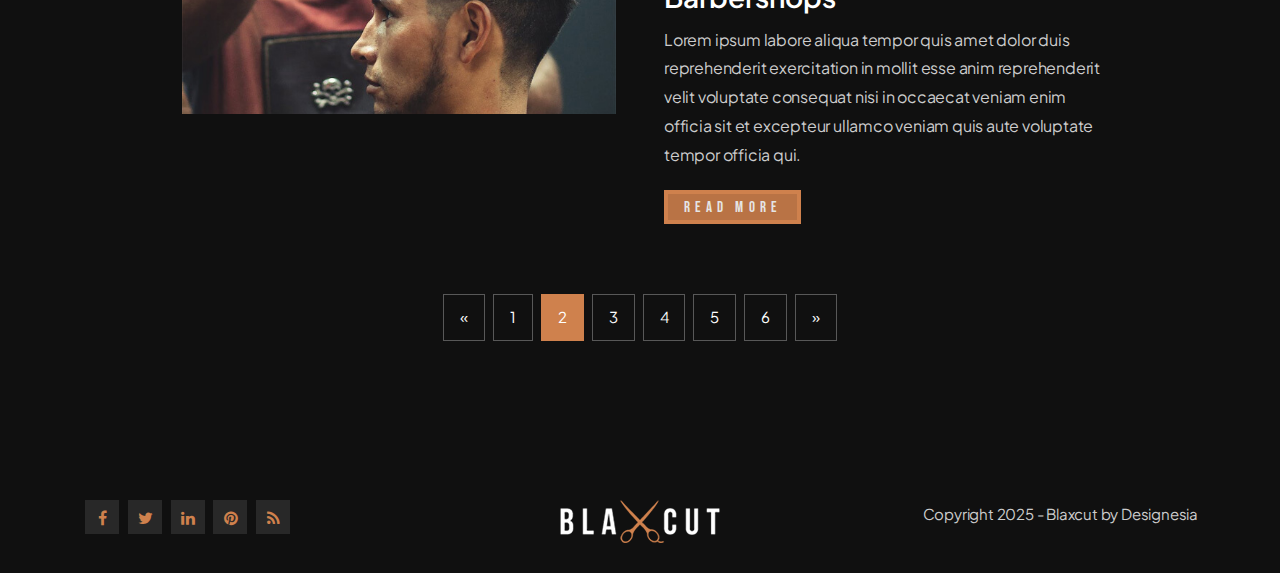
<file: blog.html>
<!DOCTYPE html>
<html lang="zxx">


<!-- Mirrored from madebydesignesia.com/themes/blaxcut/blog.html by HTTrack Website Copier/3.x [XR&CO'2014], Mon, 10 Mar 2025 18:16:27 GMT -->
<head>
    <title>Blaxcut - Barbershop Website Template</title>
    <link rel="icon" href="images/icon.png" type="image/gif" sizes="16x16">
    <meta content="text/html;charset=utf-8" http-equiv="Content-Type">
    <meta content="width=device-width, initial-scale=1.0" name="viewport" >
    <meta content="Blaxcut - Barbershop Website Template" name="description" >
    <meta content="" name="keywords" >
    <meta content="" name="author" >
    <!-- CSS Files
    ================================================== -->
    <link href="css/bootstrap.min.css" rel="stylesheet" type="text/css" id="bootstrap">
    <link href="css/mdb.min.css" rel="stylesheet" type="text/css" id="mdb" >
    <link href="css/plugins.css" rel="stylesheet" type="text/css" >
    <link href="css/style.css" rel="stylesheet" type="text/css" >
    <link href="css/coloring.css" rel="stylesheet" type="text/css" >
    <!-- color scheme -->
    <link id="colors" href="css/colors/scheme-01.css" rel="stylesheet" type="text/css" >
</head>

<body class="dark-scheme">
    <div id="wrapper">
        
        <!-- page preloader begin -->
        <div id="de-loader"></div>
        <!-- page preloader close -->

        <!-- header begin -->
        <header class="transparent">            
            <div class="container">
                <div class="row">
                    <div class="col-md-12">
                        <div class="de-flex sm-pt10">
                            <div class="de-flex-col">
                                <div class="de-flex-col">
                                    <!-- logo begin -->
                                    <div id="logo">
                                        <a href="index.html">
                                            <img class="logo-main" src="images/logo.png" alt="" >
                                            <img class="logo-mobile" src="images/logo-mobile.png" alt="" >
                                        </a>
                                    </div>
                                    <!-- logo close -->
                                </div>
                            </div>
                            <div class="de-flex-col header-col-mid">
                                <ul id="mainmenu">
                                    <li><a class="menu-item" href="index.html">Home</a>
                                        <ul>
                                            <li><a class="menu-item" href="index.html">Home 1</a></li>
                                            <li><a class="menu-item" href="index-2.html">Home 2</a></li>
                                            <li><a class="menu-item" href="index-3.html">Home 3</a></li>
                                            <li><a class="menu-item" href="index-4.html">Home 4</a></li>
                                        </ul>
                                    </li>
                                    <li><a class="menu-item" href="services.html">Services</a>
                                        <ul>
                                            <li><a class="menu-item" href="services.html">All Services</a></li>
                                            <li><a class="menu-item" href="service-single.html">Service Single</a></li>
                                        </ul>
                                    </li>
                                    <li><a class="menu-item" href="about.html">About</a>
                                        <ul>
                                            <li><a class="menu-item" href="about.html">About Us</a></li>
                                            <li><a class="menu-item" href="team.html">Our Team</a></li>
                                        </ul>
                                    </li>
                                    <li><a class="menu-item" href="book.html">Book Now</a></li>
                                    <li><a class="menu-item" href="blog.html">Blog</a></li>
                                    <li><a class="menu-item" href="#">Extras</a>
                                        <ul>
                                            <li><a class="menu-item" href="contact.html">Contact</a></li>
                                            <li><a class="menu-item" href="gallery.html">Gallery</a></li>
                                            <li><a class="menu-item" href="pricing.html">Pricing</a></li>
                                            <li><a class="menu-item" href="testimonials.html">Testimonials</a></li>
                                        </ul>
                                    </li>
                                </ul>
                            </div>
                            <div class="de-flex-col">
                                <div class="menu_side_area">
                                    <a href="book.html" class="btn-main">Book Now</a>
                                    <span id="menu-btn"></span>
                                </div>
                            </div>
                        </div>
                    </div>
                </div>
            </div>
        </header>
        <!-- header close -->
        <!-- content begin -->
        <div class="no-bottom no-top" id="content">
            <div id="top"></div>
            <!-- section begin -->
            <section id="subheader" class="jarallax">
                <img src="images/background/4.jpg" class="jarallax-img" alt="">
                <div class="container">
                    <div class="row">
                        <div class="col-lg-6 offset-lg-3 text-center">
                            <h1>Blog</h1>
                            <div class="de-separator"></div>
                        </div>
                    </div>
                </div>
                <div class="de-gradient-edge-bottom"></div>
            </section>
            <!-- section close -->

            <section id="section-content" class="no-top" aria-label="section">
                <div class="container">
                    <div class="row">
                        <div class="col-lg-12">
                            <div class="de-blog-c1">
                                <div class="row gx-5">
                                    <div class="col-lg-6">
                                        <div class="d-date">
                                            <div class="d-month">
                                                Aug
                                            </div>
                                            <div class="d-day">
                                                25
                                            </div>
                                        </div>
                                        <div class="d-image">
                                            <img src="images/blog/1.jpg" class="" alt="">
                                        </div>
                                    </div>

                                    <div class="col-lg-5">
                                        <h4>Unraveling the Enduring Charm and Evolution of Barbershops as Societal and Cultural Hubs</h4>
                                        <p>Lorem ipsum labore aliqua tempor quis amet dolor duis reprehenderit exercitation in mollit esse anim reprehenderit velit voluptate consequat nisi in occaecat veniam enim officia sit et excepteur ullamco veniam quis aute voluptate tempor officia qui.</p>
                                        <a class="btn-main" href="blog-single.html">Read More</a>
                                    </div>
                                </div>
                            </div>

                            <div class="de-blog-c1">
                                <div class="row gx-5">
                                    <div class="col-lg-6">
                                        <div class="d-date">
                                            <div class="d-month">
                                                Aug
                                            </div>
                                            <div class="d-day">
                                                25
                                            </div>
                                        </div>
                                        <div class="d-image">
                                            <img src="images/blog/2.jpg" class="" alt="">
                                        </div>
                                    </div>

                                    <div class="col-lg-5">
                                        <h4> A Timeless Journey through the Evolution, Artistry, and Community of Barbershops</h4>
                                        <p>Lorem ipsum labore aliqua tempor quis amet dolor duis reprehenderit exercitation in mollit esse anim reprehenderit velit voluptate consequat nisi in occaecat veniam enim officia sit et excepteur ullamco veniam quis aute voluptate tempor officia qui.</p>
                                        <a class="btn-main" href="blog-single.html">Read More</a>
                                    </div>
                                </div>
                            </div>

                            <div class="de-blog-c1">
                                <div class="row gx-5">
                                    <div class="col-lg-6">
                                        <div class="d-date">
                                            <div class="d-month">
                                                Aug
                                            </div>
                                            <div class="d-day">
                                                25
                                            </div>
                                        </div>
                                        <div class="d-image">
                                            <img src="images/blog/3.jpg" class="" alt="">
                                        </div>
                                    </div>

                                    <div class="col-lg-5">
                                        <h4>From Historical Traditions to Modern Hubs of Style, Culture, and Connection</h4>
                                        <p>Lorem ipsum labore aliqua tempor quis amet dolor duis reprehenderit exercitation in mollit esse anim reprehenderit velit voluptate consequat nisi in occaecat veniam enim officia sit et excepteur ullamco veniam quis aute voluptate tempor officia qui.</p>
                                        <a class="btn-main" href="blog-single.html">Read More</a>
                                    </div>
                                </div>
                            </div>

                            <div class="de-blog-c1">
                                <div class="row gx-5">
                                    <div class="col-lg-6">
                                        <div class="d-date">
                                            <div class="d-month">
                                                Aug
                                            </div>
                                            <div class="d-day">
                                                25
                                            </div>
                                        </div>
                                        <div class="d-image">
                                            <img src="images/blog/4.jpg" class="" alt="">
                                        </div>
                                    </div>

                                    <div class="col-lg-5">
                                        <h4>Unveiling the Rich History, Evolving Techniques, and Enduring Community of Barbershops</h4>
                                        <p>Lorem ipsum labore aliqua tempor quis amet dolor duis reprehenderit exercitation in mollit esse anim reprehenderit velit voluptate consequat nisi in occaecat veniam enim officia sit et excepteur ullamco veniam quis aute voluptate tempor officia qui.</p>
                                        <a class="btn-main" href="blog-single.html">Read More</a>
                                    </div>
                                </div>
                            </div>

                        </div>                       
                        

                        <div class="spacer-single"></div>
                                
                        <div class="col-lg-12 text-center">
                            <div class="pagination">
                                <a href="#">&laquo;</a>
                                <a href="#">1</a>
                                <a href="#" class="active">2</a>
                                <a href="#">3</a>
                                <a href="#">4</a>
                                <a href="#">5</a>
                                <a href="#">6</a>
                                <a href="#">&raquo;</a>
                            </div>
                        </div>
                        
                    </div>
                </div>
            </section>
        </div>
        <!-- content close -->
        <a href="#" id="back-to-top"></a>
        <!-- footer begin -->
        <footer>
            <div class="container">
                <div class="row g-4">
                    
                    <div class="col-lg-4 text-lg-start text-center">
                        <div class="social-icons">
                            <a href="#"><i class="fa fa-facebook fa-lg"></i></a>
                            <a href="#"><i class="fa fa-twitter fa-lg"></i></a>
                            <a href="#"><i class="fa fa-linkedin fa-lg"></i></a>
                            <a href="#"><i class="fa fa-pinterest fa-lg"></i></a>
                            <a href="#"><i class="fa fa-rss fa-lg"></i></a>
                        </div>
                    </div>
                    <div class="col-lg-4 text-lg-center text-center">
                        <img src="images/logo.png" class="" alt="">
                    </div>
                    <div class="col-lg-4 text-lg-end text-center">
                        Copyright 2025 - Blaxcut by Designesia
                    </div>
                </div>
            </div>
        </footer>
        <!-- footer close -->
    </div>
    
    <!-- Javascript Files
    ================================================== -->
    <script src="js/plugins.js"></script>
    <script src="js/designesia.js"></script>
</body>


<!-- Mirrored from madebydesignesia.com/themes/blaxcut/blog.html by HTTrack Website Copier/3.x [XR&CO'2014], Mon, 10 Mar 2025 18:16:29 GMT -->
</html>
</file>
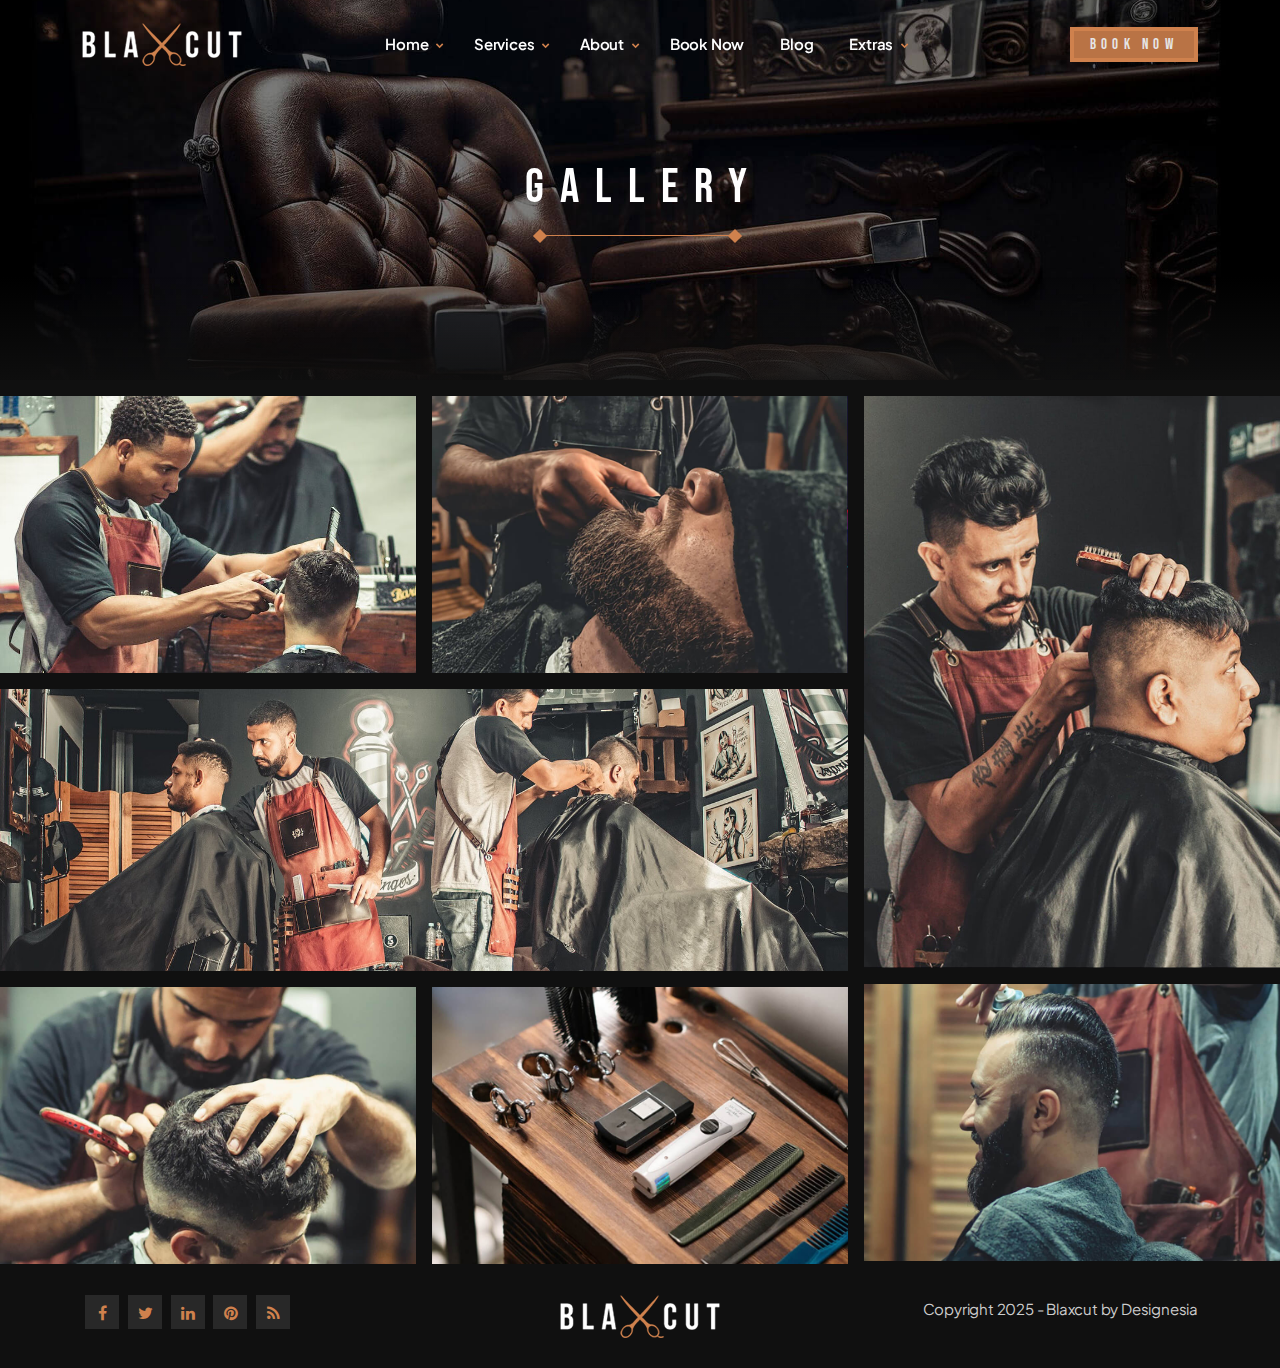
<file: gallery.html>
<!DOCTYPE html>
<html lang="zxx">


<!-- Mirrored from madebydesignesia.com/themes/blaxcut/gallery.html by HTTrack Website Copier/3.x [XR&CO'2014], Mon, 10 Mar 2025 18:16:29 GMT -->
<head>
    <title>Blaxcut - Barbershop Website Template</title>
    <link rel="icon" href="images/icon.png" type="image/gif" sizes="16x16">
    <meta content="text/html;charset=utf-8" http-equiv="Content-Type">
    <meta content="width=device-width, initial-scale=1.0" name="viewport" >
    <meta content="Blaxcut - Barbershop Website Template" name="description" >
    <meta content="" name="keywords" >
    <meta content="" name="author" >
    <!-- CSS Files
    ================================================== -->
    <link href="css/bootstrap.min.css" rel="stylesheet" type="text/css" id="bootstrap">
    <link href="css/mdb.min.css" rel="stylesheet" type="text/css" id="mdb" >
    <link href="css/plugins.css" rel="stylesheet" type="text/css" >
    <link href="css/style.css" rel="stylesheet" type="text/css" >
    <link href="css/coloring.css" rel="stylesheet" type="text/css" >
    <!-- color scheme -->
    <link id="colors" href="css/colors/scheme-01.css" rel="stylesheet" type="text/css" >
</head>

<body class="dark-scheme">
    <div id="wrapper">
        
        <!-- page preloader begin -->
        <div id="de-loader"></div>
        <!-- page preloader close -->

        <!-- header begin -->
        <header class="transparent">            
            <div class="container">
                <div class="row">
                    <div class="col-md-12">
                        <div class="de-flex sm-pt10">
                            <div class="de-flex-col">
                                <div class="de-flex-col">
                                    <!-- logo begin -->
                                    <div id="logo">
                                        <a href="index.html">
                                            <img class="logo-main" src="images/logo.png" alt="" >
                                            <img class="logo-mobile" src="images/logo-mobile.png" alt="" >
                                        </a>
                                    </div>
                                    <!-- logo close -->
                                </div>
                            </div>
                            <div class="de-flex-col header-col-mid">
                                <ul id="mainmenu">
                                    <li><a class="menu-item" href="index.html">Home</a>
                                        <ul>
                                            <li><a class="menu-item" href="index.html">Home 1</a></li>
                                            <li><a class="menu-item" href="index-2.html">Home 2</a></li>
                                            <li><a class="menu-item" href="index-3.html">Home 3</a></li>
                                            <li><a class="menu-item" href="index-4.html">Home 4</a></li>
                                        </ul>
                                    </li>
                                    <li><a class="menu-item" href="services.html">Services</a>
                                        <ul>
                                            <li><a class="menu-item" href="services.html">All Services</a></li>
                                            <li><a class="menu-item" href="service-single.html">Service Single</a></li>
                                        </ul>
                                    </li>
                                    <li><a class="menu-item" href="about.html">About</a>
                                        <ul>
                                            <li><a class="menu-item" href="about.html">About Us</a></li>
                                            <li><a class="menu-item" href="team.html">Our Team</a></li>
                                        </ul>
                                    </li>
                                    <li><a class="menu-item" href="book.html">Book Now</a></li>
                                    <li><a class="menu-item" href="blog.html">Blog</a></li>
                                    <li><a class="menu-item" href="#">Extras</a>
                                        <ul>
                                            <li><a class="menu-item" href="contact.html">Contact</a></li>
                                            <li><a class="menu-item" href="gallery.html">Gallery</a></li>
                                            <li><a class="menu-item" href="pricing.html">Pricing</a></li>
                                            <li><a class="menu-item" href="testimonials.html">Testimonials</a></li>
                                        </ul>
                                    </li>
                                </ul>
                            </div>
                            <div class="de-flex-col">
                                <div class="menu_side_area">
                                    <a href="book.html" class="btn-main">Book Now</a>
                                    <span id="menu-btn"></span>
                                </div>
                            </div>
                        </div>
                    </div>
                </div>
            </div>
        </header>
        <!-- header close -->
        <!-- content begin -->
        <div class="no-bottom no-top" id="content">
            <div id="top"></div>

            <section id="subheader" class="jarallax">
                <img src="images/background/2.jpg" class="jarallax-img" alt="">
                <div class="container">
                    <div class="row">
                        <div class="col-lg-6 offset-lg-3 text-center">
                            <h1>Gallery</h1>
                            <div class="de-separator"></div>
                        </div>
                    </div>
                </div>
                <div class="de-gradient-edge-bottom"></div>
            </section>

            <section class="no-top no-bottom" aria-label="section">
                <div class="container-fluid">
                    <div id="gallery" class="row g-3">

                        <div class="col-md-4 item">
                            <div class="de-image-hover rounded">
                                <a href="images/gallery/gallery-item-1.jpg" class="image-popup">                                
                                    <span class="dih-title-wrap">
                                        <span class="dih-title">Blaxcut Barbershop</span>
                                    </span>
                                    <span class="dih-overlay"></span>
                                    <img src="images/gallery/gallery-item-1.jpg" class="lazy img-fluid" alt="">
                                </a>
                            </div>
                        </div>
                        
                        <div class="col-md-4 item">
                            <div class="de-image-hover rounded">
                                <a href="images/gallery/gallery-item-2.jpg" class="image-popup">                                
                                    <span class="dih-title-wrap">
                                        <span class="dih-title">Blaxcut Barbershop</span>
                                    </span>
                                    <span class="dih-overlay"></span>
                                    <img src="images/gallery/gallery-item-2.jpg" class="lazy img-fluid" alt="">
                                </a>
                            </div>
                        </div>
                        
                        <div class="col-md-4 item">
                            <div class="de-image-hover rounded">
                                <a href="images/gallery/gallery-item-3.jpg" class="image-popup">                                
                                    <span class="dih-title-wrap">
                                        <span class="dih-title">Blaxcut Barbershop</span>
                                    </span>
                                    <span class="dih-overlay"></span>
                                    <img src="images/gallery/gallery-item-3.jpg" class="lazy img-fluid" alt="">
                                </a>
                            </div>
                        </div>
                        
                        <div class="col-md-8 item">
                            <div class="de-image-hover rounded">
                                <a href="images/gallery/gallery-item-4.jpg" class="image-popup">                                
                                    <span class="dih-title-wrap">
                                        <span class="dih-title">Blaxcut Barbershop</span>
                                    </span>
                                    <span class="dih-overlay"></span>
                                    <img src="images/gallery/gallery-item-4.jpg" class="lazy img-fluid" alt="">
                                </a>
                            </div>
                        </div>

                        <div class="col-md-4 item">
                            <div class="de-image-hover rounded">
                                <a href="images/gallery/gallery-item-5.jpg" class="image-popup">                                
                                    <span class="dih-title-wrap">
                                        <span class="dih-title">Blaxcut Barbershop</span>
                                    </span>
                                    <span class="dih-overlay"></span>
                                    <img src="images/gallery/gallery-item-5.jpg" class="lazy img-fluid" alt="">
                                </a>
                            </div>
                        </div>
                        
                        <div class="col-md-4 item">
                            <div class="de-image-hover rounded">
                                <a href="images/gallery/gallery-item-6.jpg" class="image-popup">                                
                                    <span class="dih-title-wrap">
                                        <span class="dih-title">Blaxcut Barbershop</span>
                                    </span>
                                    <span class="dih-overlay"></span>
                                    <img src="images/gallery/gallery-item-6.jpg" class="lazy img-fluid" alt="">
                                </a>
                            </div>
                        </div>

                        <div class="col-md-4 item">
                            <div class="de-image-hover rounded">
                                <a href="images/gallery/gallery-item-7.jpg" class="image-popup">                             
                                    <span class="dih-title-wrap">
                                        <span class="dih-title">Blaxcut Barbershop</span>
                                    </span>
                                    <span class="dih-overlay"></span>
                                    <img src="images/gallery/gallery-item-7.jpg" class="lazy img-fluid" alt="">
                                </a>
                            </div>
                        </div>                        
                    </div>                    
                </div>                    
            </section>
            
        </div>
        <!-- content close -->
        <a href="#" id="back-to-top"></a>
        <!-- footer begin -->
        <footer>
            <div class="container">
                <div class="row g-4">
                    
                    <div class="col-lg-4 text-lg-start text-center">
                        <div class="social-icons">
                            <a href="#"><i class="fa fa-facebook fa-lg"></i></a>
                            <a href="#"><i class="fa fa-twitter fa-lg"></i></a>
                            <a href="#"><i class="fa fa-linkedin fa-lg"></i></a>
                            <a href="#"><i class="fa fa-pinterest fa-lg"></i></a>
                            <a href="#"><i class="fa fa-rss fa-lg"></i></a>
                        </div>
                    </div>
                    <div class="col-lg-4 text-lg-center text-center">
                        <img src="images/logo.png" class="" alt="">
                    </div>
                    <div class="col-lg-4 text-lg-end text-center">
                        Copyright 2025 - Blaxcut by Designesia
                    </div>
                </div>
            </div>
        </footer>
        <!-- footer close -->
    </div>
    
    <!-- Javascript Files
    ================================================== -->
    <script src="js/plugins.js"></script>
    <script src="js/designesia.js"></script>
</body>


<!-- Mirrored from madebydesignesia.com/themes/blaxcut/gallery.html by HTTrack Website Copier/3.x [XR&CO'2014], Mon, 10 Mar 2025 18:16:29 GMT -->
</html>
</file>
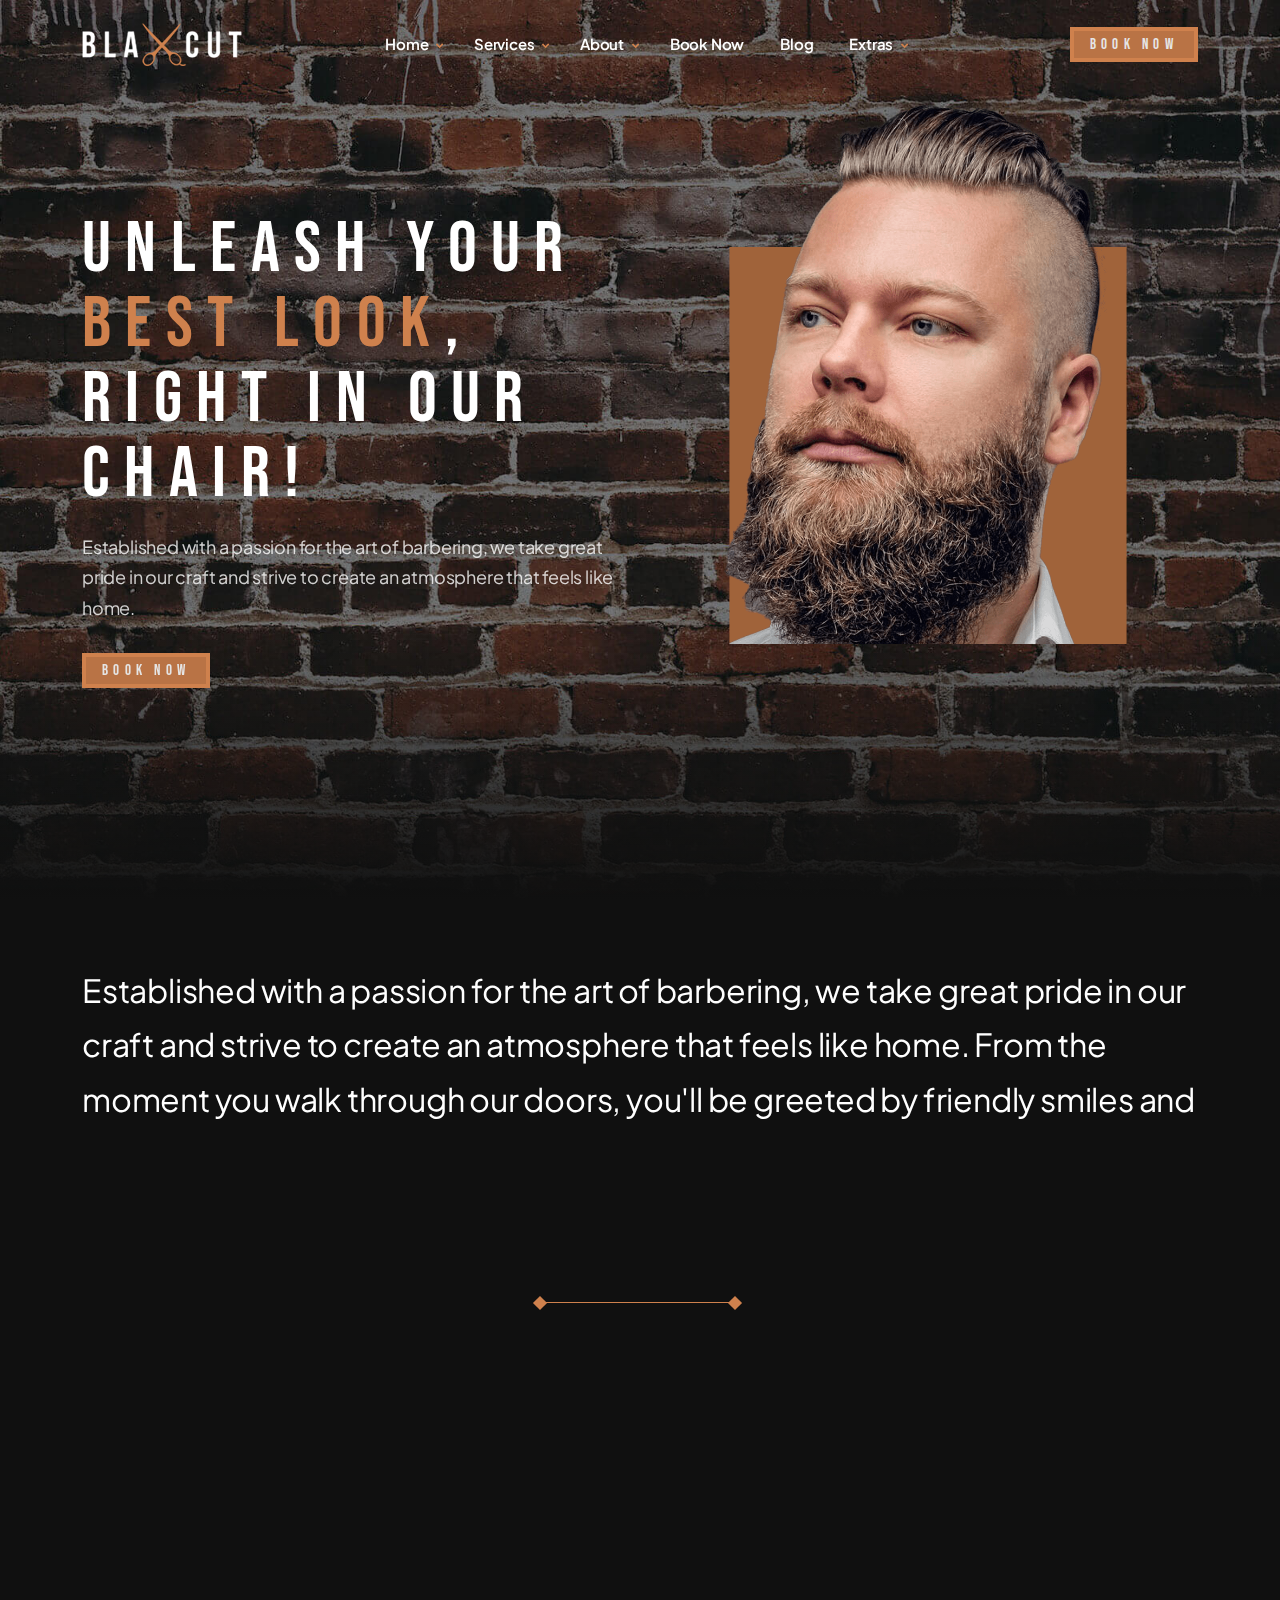
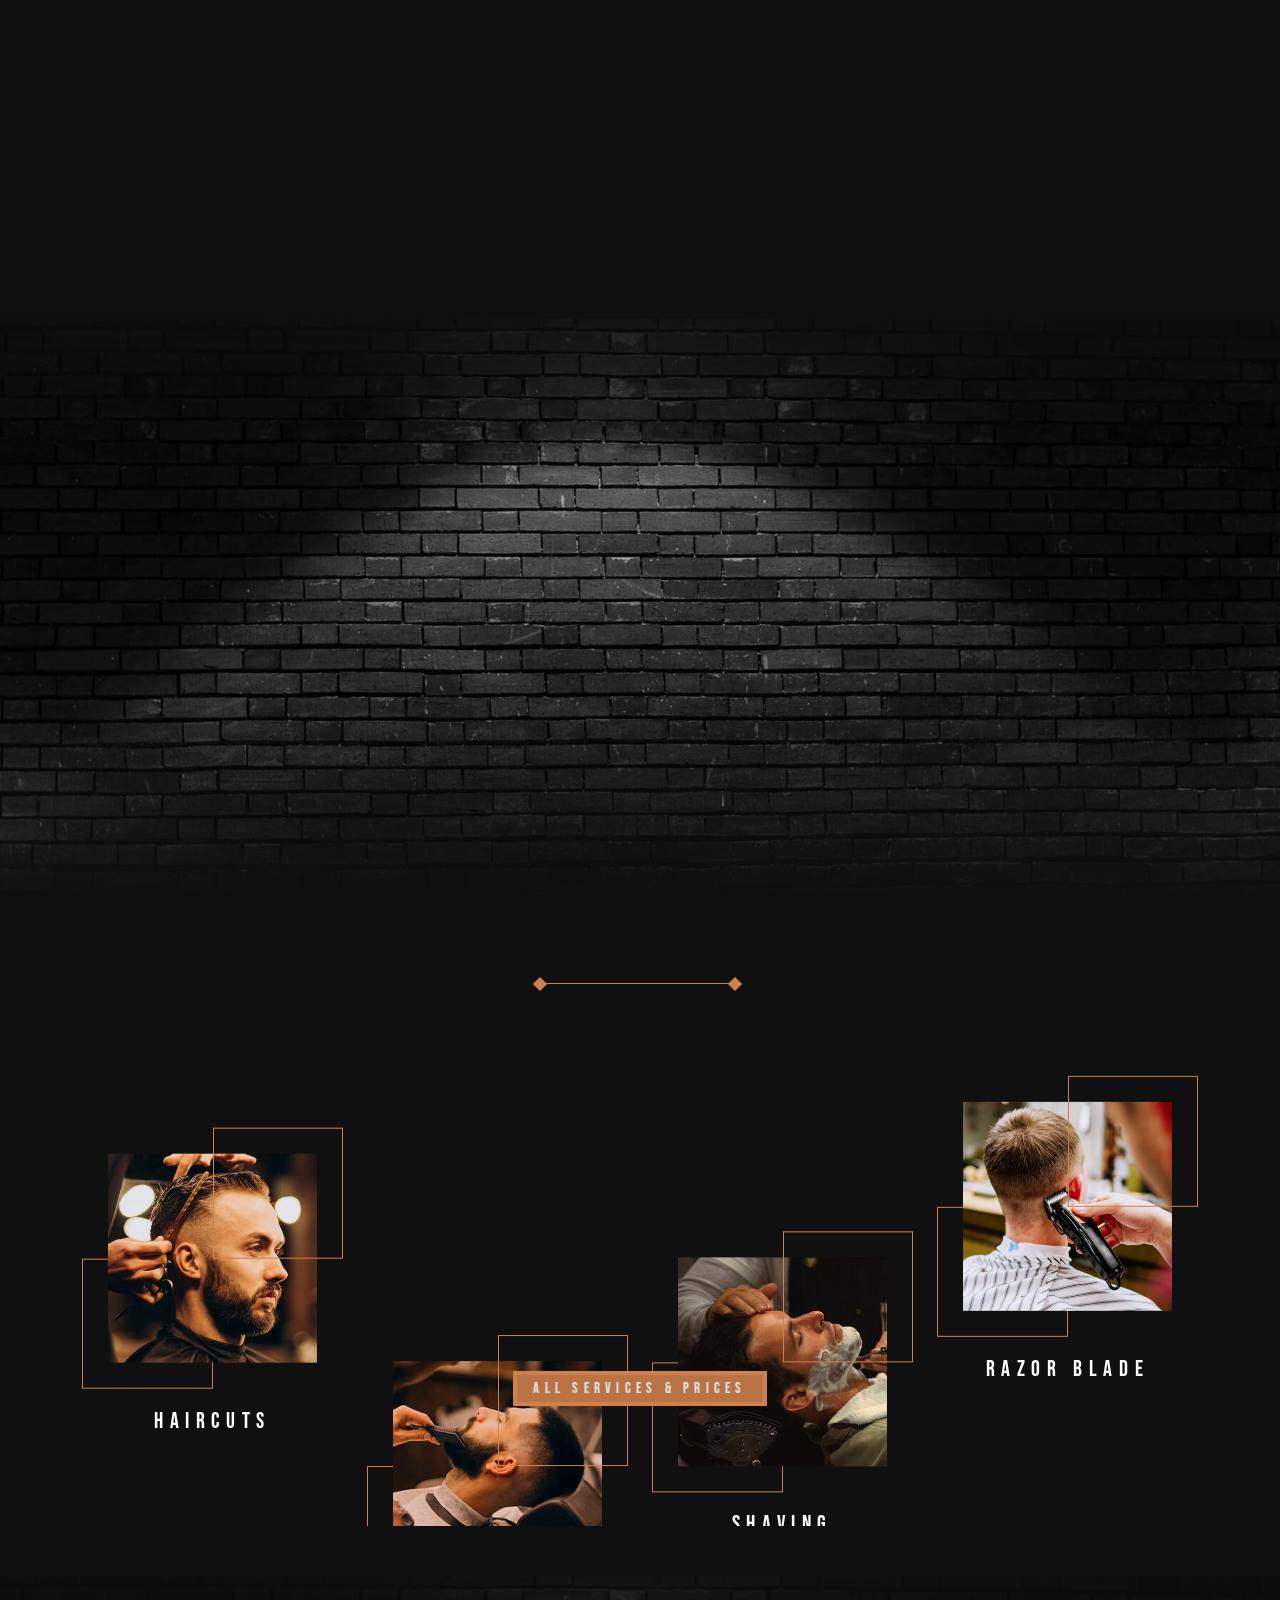
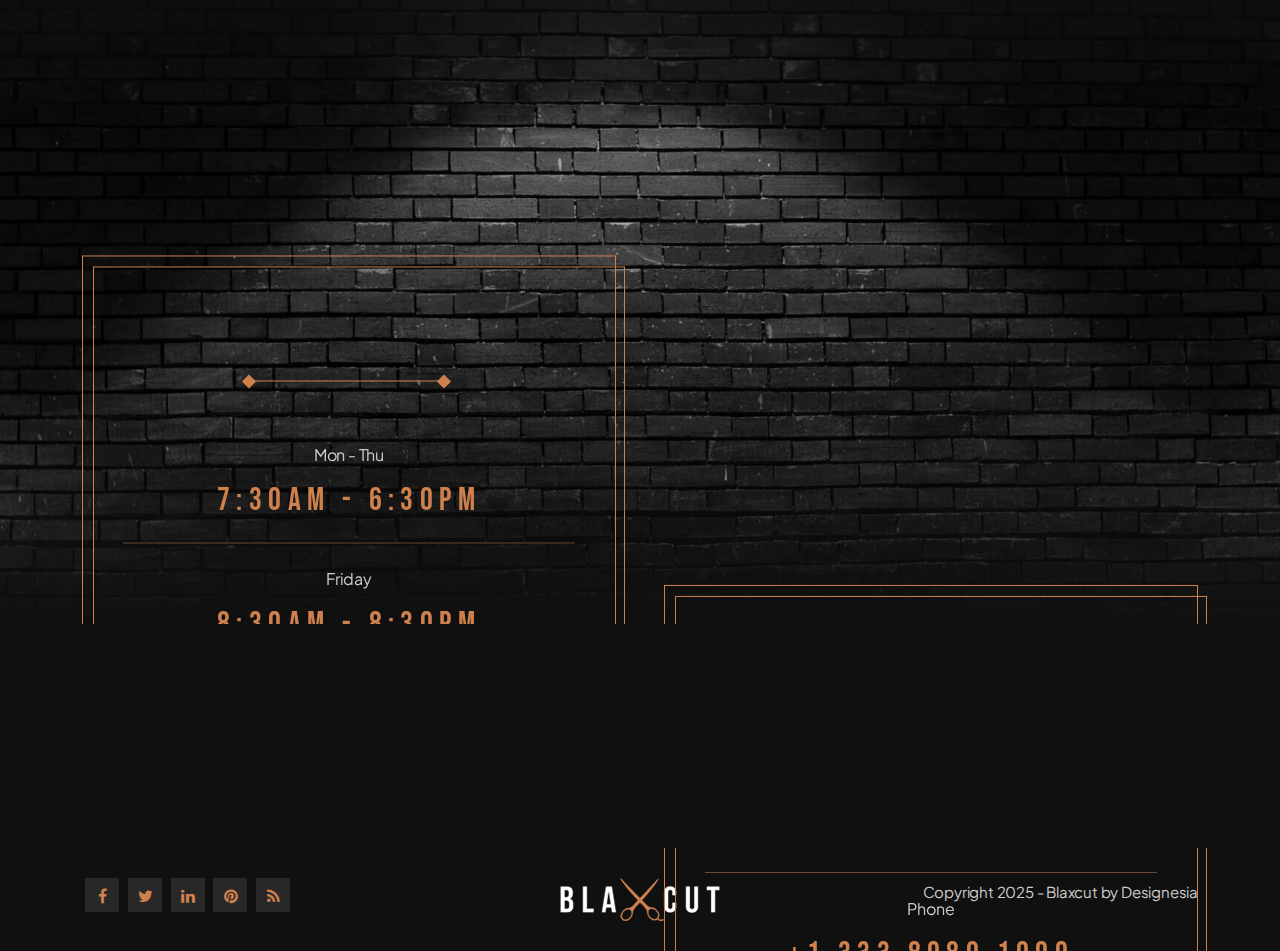
<file: index-4.html>
<!DOCTYPE html>
<html lang="zxx">


<!-- Mirrored from madebydesignesia.com/themes/blaxcut/index-4.html by HTTrack Website Copier/3.x [XR&CO'2014], Mon, 10 Mar 2025 18:16:21 GMT -->
<head>
    <title>Blaxcut - Barbershop Website Template</title>
    <link rel="icon" href="images/icon.png" type="image/gif" sizes="16x16">
    <meta content="text/html;charset=utf-8" http-equiv="Content-Type">
    <meta content="width=device-width, initial-scale=1.0" name="viewport" >
    <meta content="Blaxcut - Barbershop Website Template" name="description" >
    <meta content="" name="keywords" >
    <meta content="" name="author" >
    <!-- CSS Files
    ================================================== -->
    <link href="css/bootstrap.min.css" rel="stylesheet" type="text/css" id="bootstrap">
    <link href="css/mdb.min.css" rel="stylesheet" type="text/css" id="mdb" >
    <link href="css/plugins.css" rel="stylesheet" type="text/css" >
    <link href="css/style.css" rel="stylesheet" type="text/css" >
    <link href="css/coloring.css" rel="stylesheet" type="text/css" >
    <!-- color scheme -->
    <link id="colors" href="css/colors/scheme-01.css" rel="stylesheet" type="text/css" >
</head>

<body class="dark-scheme">
    <div id="wrapper">
        
        <!-- page preloader begin -->
        <div id="de-loader"></div>
        <!-- page preloader close -->

        <!-- header begin -->
        <header class="transparent">
            <div class="container">
                <div class="row">
                    <div class="col-md-12">
                        <div class="de-flex sm-pt10">
                            <div class="de-flex-col">
                                <div class="de-flex-col">
                                    <!-- logo begin -->
                                    <div id="logo">
                                        <a href="index.html">
                                            <img class="logo-main" src="images/logo.png" alt="" >
                                            <img class="logo-mobile" src="images/logo-mobile.png" alt="" >
                                        </a>
                                    </div>
                                    <!-- logo close -->
                                </div>
                            </div>
                            <div class="de-flex-col header-col-mid">
                                <ul id="mainmenu">
                                    <li><a class="menu-item" href="index.html">Home</a>
                                        <ul>
                                            <li><a class="menu-item" href="index.html">Home 1</a></li>
                                            <li><a class="menu-item" href="index-2.html">Home 2</a></li>
                                            <li><a class="menu-item" href="index-3.html">Home 3</a></li>
                                            <li><a class="menu-item" href="index-4.html">Home 4</a></li>
                                        </ul>
                                    </li>
                                    <li><a class="menu-item" href="services.html">Services</a>
                                        <ul>
                                            <li><a class="menu-item" href="services.html">All Services</a></li>
                                            <li><a class="menu-item" href="service-single.html">Service Single</a></li>
                                        </ul>
                                    </li>
                                    <li><a class="menu-item" href="about.html">About</a>
                                        <ul>
                                            <li><a class="menu-item" href="about.html">About Us</a></li>
                                            <li><a class="menu-item" href="team.html">Our Team</a></li>
                                        </ul>
                                    </li>
                                    <li><a class="menu-item" href="book.html">Book Now</a></li>
                                    <li><a class="menu-item" href="blog.html">Blog</a></li>
                                    <li><a class="menu-item" href="#">Extras</a>
                                        <ul>
                                            <li><a class="menu-item" href="contact.html">Contact</a></li>
                                            <li><a class="menu-item" href="gallery.html">Gallery</a></li>
                                            <li><a class="menu-item" href="pricing.html">Pricing</a></li>
                                            <li><a class="menu-item" href="testimonials.html">Testimonials</a></li>
                                        </ul>
                                    </li>
                                </ul>
                            </div>
                            <div class="de-flex-col">
                                <div class="menu_side_area">
                                    <a href="book.html" class="btn-main">Book Now</a>
                                    <span id="menu-btn"></span>
                                </div>
                            </div>
                        </div>
                    </div>
                </div>
            </div>
        </header>
        <!-- header close -->
        <!-- content begin -->
        <div class="no-bottom no-top" id="content">
            <div id="top"></div>
            <section id="section-hero" class="jarallax no-top no-bottom v-center">
                <img src="images/background/8.jpg" class="jarallax-img" alt="">
                <div class="container z1000">
                    <div class="row align-items-center">
                        <div class="col-lg-6">
                            <h1>Unleash Your <span class="id-color">Best Look</span>, Right in Our Chair!</h1>
                            <p class="lead">Established with a passion for the art of barbering, we take great pride in our craft and strive to create an atmosphere that feels like home.</p>
                            <div class="spacer-10"></div>
                            <a class="btn-main" href="book.html">Book Now</a>
                        </div>     
                        <div class="col-lg-6">
                            <img src="images/misc/man-3.png" class="img-fluid wow fadeInLeft" data-wow-delay=".3s" data-wow-duration="1.5s" alt="">
                        </div>
                    </div>
                </div>
                <div class="de-gradient-edge-bottom"></div>
            </section>

            <section aria-label="section" class="no-top no-bottom">

                <div class="container">
                    <div class="row">
                        <div class="col-lg-12" data-jarallax-element="-50">
                            <p class="lead big wow fadeInUp">Established with a passion for the art of barbering, we take great pride in our craft and strive to create an atmosphere that feels like home. From the moment you walk through our doors, you'll be greeted by friendly smiles and a warm ambiance that instantly puts you at ease.
                            </p>
                        </div>
                    </div>
                </div>
            </section>

            <section id="section-trending" class="pt80">
                <div class="container-fluid">
                    <div class="row">
                        <div class="col-lg-8 offset-lg-2 text-center">
                            <h2 class="wow fadeIn">Trending Styles</h2>
                            <div class="de-separator"></div>
                            <div class="spacer-single"></div>
                        </div>
                    </div>
                    <div class="row">
                        <div class="col-lg-12" data-jarallax-element="-20">
                            <div class="d-carousel wow fadeInRight" >
                                <div id="item-carousel-big" class="owl-carousel no-hide owl-center" data-wow-delay="1s">
                                    <div class="c-item">                            
                                        <a href="#">
                                            <span class="c-item_info">
                                                <span class="c-item_title">Slick Back</span>
                                                <span class="c-item_wm">#1</span>
                                            </span>
                                        
                                            <div class="c-item_wrap">
                                                <img src="images/hairstyles/1.jpg" class="lazy img-fluid" alt="">
                                            </div>
                                        </a>
                                    </div>

                                    <div class="c-item">                            
                                        <a href="#">
                                            <span class="c-item_info">
                                                <span class="c-item_title">Classic Quiff</span>
                                                <span class="c-item_wm">#2</span>
                                            </span>
                                        
                                            <div class="c-item_wrap">
                                                <img src="images/hairstyles/2.jpg" class="lazy img-fluid" alt="">
                                            </div>
                                        </a>
                                    </div>

                                    <div class="c-item">                            
                                        <a href="#">
                                            <span class="c-item_info">
                                                <span class="c-item_title">Pompadour</span>
                                                <span class="c-item_wm">#3</span>
                                            </span>
                                        
                                            <div class="c-item_wrap">
                                                <img src="images/hairstyles/3.jpg" class="lazy img-fluid" alt="">
                                            </div>
                                        </a>
                                    </div>  

                                    <div class="c-item">                            
                                        <a href="#">
                                            <span class="c-item_info">
                                                <span class="c-item_title">Fringe</span>
                                                <span class="c-item_wm">#4</span>
                                            </span>
                                            
                                            <div class="c-item_wrap">
                                                <img src="images/hairstyles/4.jpg" class="lazy img-fluid" alt="">
                                            </div>
                                        </a>
                                    </div>                      


                                    <div class="c-item">                            
                                        <a href="#">
                                            <span class="c-item_info">
                                                <span class="c-item_title">Curly Fade</span>
                                                <span class="c-item_wm">#5</span>
                                            </span>
                                            
                                            <div class="c-item_wrap">
                                                <img src="images/hairstyles/5.jpg" class="lazy img-fluid" alt="">
                                            </div>
                                        </a>
                                    </div>

                                    <div class="c-item">                            
                                        <a href="#">
                                            <span class="c-item_info">
                                                <span class="c-item_title">Undercut</span>
                                                <span class="c-item_wm">#6</span>
                                            </span>
                                            
                                            <div class="c-item_wrap">
                                                <img src="images/hairstyles/6.jpg" class="lazy img-fluid" alt="">
                                            </div>
                                        </a>
                                    </div>
                                    
                                </div>
                                    <div class="d-arrow-left mod-a"><i class="fa fa-angle-left"></i></div>
                                    <div class="d-arrow-right mod-a"><i class="fa fa-angle-right"></i></div>
                            </div>
                            <div class="spacer-double"></div>
                        </div>
                    </div>
                </div>
            </section>

            <section class="no-top jarallax">
                <div class="de-gradient-edge-top"></div>
                <img src="images/background/1.jpg" class="jarallax-img" alt="">
                <div class="container relative z1000">
                    <div class="row align-items-center">
                        <div class="col-lg-6" data-jarallax-element="-30">
                            <img src="images/misc/man-2.png" class="img-fluid wow fadeInRight" alt="">
                        </div>
                        <div class="col-lg-6" data-jarallax-element="-60">
                            <h2 class="wow fadeInRight" data-wow-delay=".3s">We’ll  Crafting <span class="id-color">Confidence</span> Through Sharp Style</h2>
                            <p class="wow fadeInRight" data-wow-delay=".4s">We take pride in providing top-notch grooming services that blend classic techniques with modern trends. Step into our warm and inviting space, where you'll find a team of skilled barbers dedicated to enhancing your style and confidence.</p>
                            <a href="book.html" class="btn-main wow fadeInRight" data-wow-delay=".5s">Book Now</a>
                        </div>
                    </div>
                </div>
                <div class="de-gradient-edge-bottom"></div>
            </section>

            <section aria-label="section" class="no-top">
                <div class="container">
                    <div class="row">
                        <div class="col-lg-12 text-center">
                            <h2 class="wow fadeIn">Our Services</h2>
                            <div class="de-separator"></div>
                        </div>
                        <div class="col-lg-3 text-center" data-jarallax-element="-20">
                            <div class="de-box-a">
                                <div class="d-image">
                                    <img src="images/services/1.jpg" alt="">
                                </div>
                                <div class="d-deco-1"></div>
                                <div class="d-deco-2"></div>
                            </div>
                            <div class="spacer-20"></div>
                            <h4>Haircuts</h4>
                        </div>

                        <div class="col-lg-3 text-center" data-jarallax-element="-60">
                            <div class="de-box-a">
                                <div class="d-image">
                                    <img src="images/services/2.jpg" alt="">
                                </div>
                                <div class="d-deco-1"></div>
                                <div class="d-deco-2"></div>
                            </div>
                            <div class="spacer-20"></div>
                            <h4>Beard</h4>
                        </div>

                        <div class="col-lg-3 text-center" data-jarallax-element="-40">
                            <div class="de-box-a">
                                <div class="d-image">
                                    <img src="images/services/3.jpg" alt="">
                                </div>
                                <div class="d-deco-1"></div>
                                <div class="d-deco-2"></div>
                            </div>
                            <div class="spacer-20"></div>
                            <h4>Shaving</h4>
                        </div>

                        <div class="col-lg-3 text-center" data-jarallax-element="-10">
                            <div class="de-box-a">
                                <div class="d-image">
                                    <img src="images/services/4.jpg" alt="">
                                </div>
                                <div class="d-deco-1"></div>
                                <div class="d-deco-2"></div>
                            </div>
                            <div class="spacer-20"></div>
                            <h4>Razor Blade</h4>
                        </div>
                    </div>
                    <div class="spacer-single"></div>
                    <div class="text-center">
                        <a href="services.html" class="btn-main">All Services &amp; Prices</a>
                    </div>
                </div>
            </section>

            <section class="jarallax no-top">
                <div class="de-gradient-edge-top"></div>
                <img src="images/background/1.jpg" class="jarallax-img" alt="">
                <div class="container relative z1000">
                    <div class="row gx-5">
                        <div class="col-lg-6 text-center" data-jarallax-element="-50">
                            <div class="d-sch-table">
                                <h2 class="wow fadeIn">We're Open</h2>
                                <div class="de-separator"></div>
                                <div class="d-col">
                                    <div class="d-title">Mon - Thu</div>
                                    <div class="d-content id-color">7:30AM - 6:30PM</div>
                                </div>
                                <div class="d-col">
                                    <div class="d-title">Friday</div>
                                    <div class="d-content id-color">8:30AM - 8:30PM</div>
                                </div>
                                <div class="d-col">
                                    <div class="d-title">Sat - Sun</div>
                                    <div class="d-content id-color">9:30AM - 5:30PM</div>
                                </div>
                                <div class="d-deco"></div>
                            </div>
                        </div>

                        <div class="col-lg-6 text-center" data-jarallax-element="-100">
                            <div class="d-sch-table">
                                <h2 class="wow fadeIn">Location</h2>
                                <div class="de-separator"></div>
                                <div class="d-col">
                                    <div class="d-title">Address</div>
                                    <div class="d-content id-color">100 Mainstreet Center, NY</div>
                                </div>
                                <div class="d-col">
                                    <div class="d-title">Phone</div>
                                    <div class="d-content id-color">+1 333 8080 1000</div>
                                </div>
                                <div class="d-col">
                                    <div class="d-title">Email</div>
                                    <div class="d-content id-color">contact@blaxcut.com</div>
                                </div>
                                <div class="d-deco"></div>
                            </div>
                        </div>
                    </div>
                </div>
                <div class="de-gradient-edge-bottom"></div>
            </section>

            <section aria-label="section" class="no-top">
                <div class="wow fadeInRight d-flex">
                  <div class="de-marquee-list wow">
                    <div class="d-item">
                      <span class="d-item-txt">Haircut</span>
                      <span class="d-item-display">
                        <i class="d-item-block"></i>
                      </span>
                      <span class="d-item-txt">Shave</span>
                      <span class="d-item-display">
                        <i class="d-item-block"></i>
                      </span>
                      <span class="d-item-txt">Faded</span>
                      <span class="d-item-display">
                        <i class="d-item-block"></i>
                      </span>
                      <span class="d-item-txt">Hair Dye</span>
                      <span class="d-item-display">
                        <i class="d-item-block"></i>
                      </span>
                      <span class="d-item-txt">Beard Trim</span>
                      <span class="d-item-display">
                        <i class="d-item-block"></i>
                      </span>
                      <span class="d-item-txt">Hair Color</span>
                      <span class="d-item-display">
                        <i class="d-item-block"></i>
                      </span>
                      <span class="d-item-txt">Facial</span>
                      <span class="d-item-display">
                        <i class="d-item-block"></i>
                      </span>
                      <span class="d-item-txt">Masage</span>
                      <span class="d-item-display">
                        <i class="d-item-block"></i>
                      </span>
                      <span class="d-item-txt">Hair Wash</span>
                      <span class="d-item-display">
                        <i class="d-item-block"></i>
                      </span>
                     </div>
                  </div>
                </div>
            </section>
            
        </div>
        <!-- content close -->
        <a href="#" id="back-to-top"></a>
        <!-- footer begin -->
        <footer>
            <div class="container">
                <div class="row g-4">
                    
                    <div class="col-lg-4 text-lg-start text-center">
                        <div class="social-icons">
                            <a href="#"><i class="fa fa-facebook fa-lg"></i></a>
                            <a href="#"><i class="fa fa-twitter fa-lg"></i></a>
                            <a href="#"><i class="fa fa-linkedin fa-lg"></i></a>
                            <a href="#"><i class="fa fa-pinterest fa-lg"></i></a>
                            <a href="#"><i class="fa fa-rss fa-lg"></i></a>
                        </div>
                    </div>
                    <div class="col-lg-4 text-lg-center text-center">
                        <img src="images/logo.png" class="" alt="">
                    </div>
                    <div class="col-lg-4 text-lg-end text-center">
                        Copyright 2025 - Blaxcut by Designesia
                    </div>
                </div>
            </div>
        </footer>
        <!-- footer close -->
    </div>
    
    <!-- Javascript Files
    ================================================== -->
    <script src="js/plugins.js"></script>
    <script src="js/designesia.js"></script>

    
</body>


<!-- Mirrored from madebydesignesia.com/themes/blaxcut/index-4.html by HTTrack Website Copier/3.x [XR&CO'2014], Mon, 10 Mar 2025 18:16:22 GMT -->
</html>
</file>
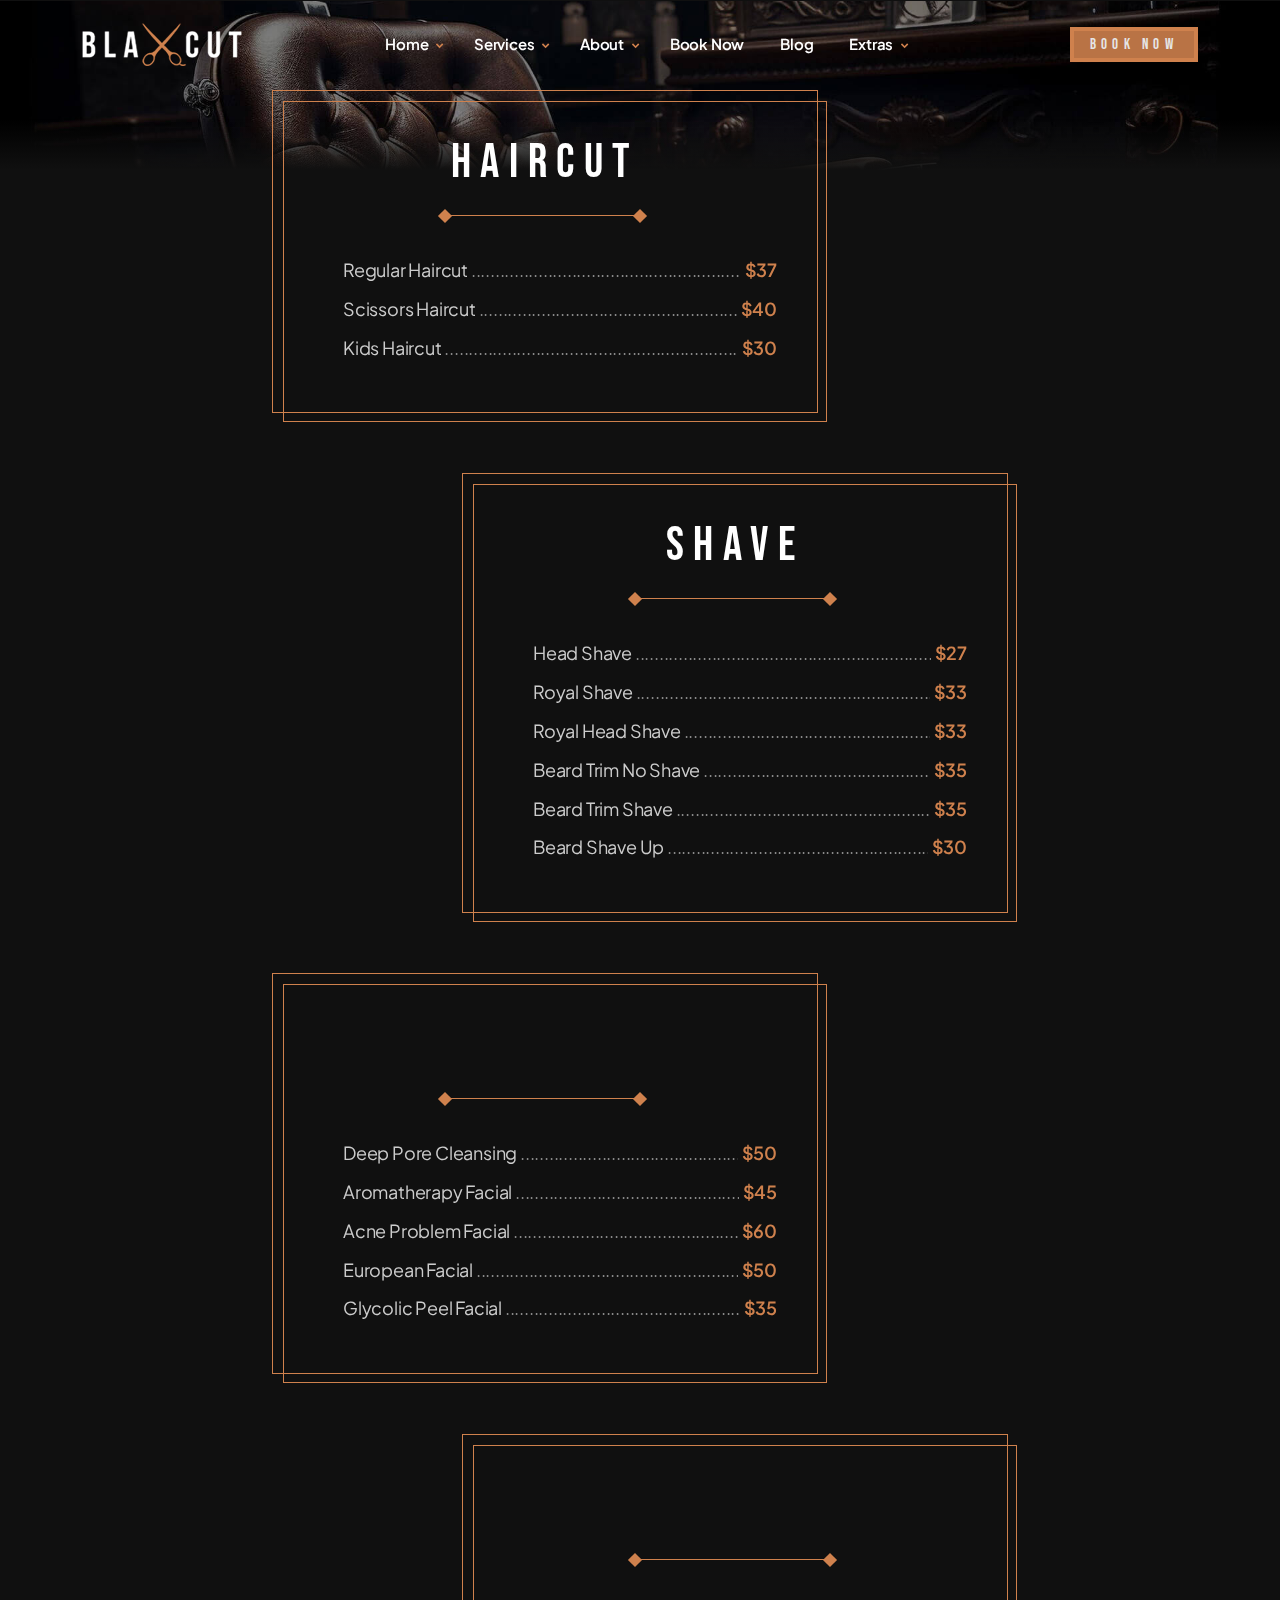
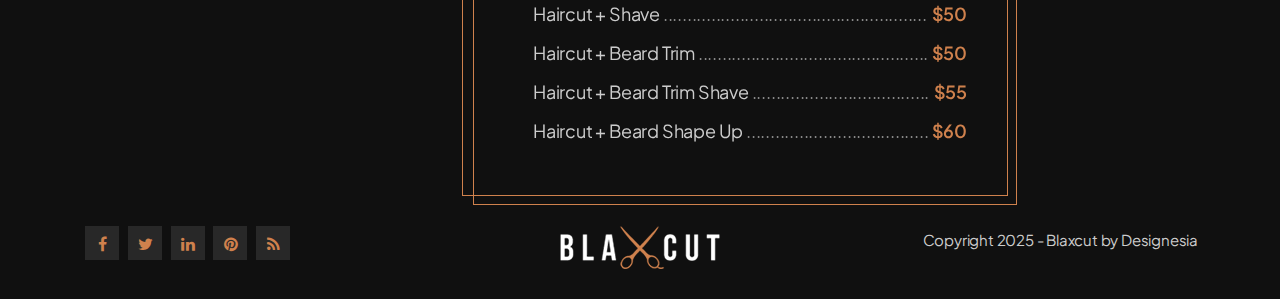
<file: pricing.html>
<!DOCTYPE html>
<html lang="zxx">


<!-- Mirrored from madebydesignesia.com/themes/blaxcut/pricing.html by HTTrack Website Copier/3.x [XR&CO'2014], Mon, 10 Mar 2025 18:16:29 GMT -->
<head>
    <title>Blaxcut - Barbershop Website Template</title>
    <link rel="icon" href="images/icon.png" type="image/gif" sizes="16x16">
    <meta content="text/html;charset=utf-8" http-equiv="Content-Type">
    <meta content="width=device-width, initial-scale=1.0" name="viewport" >
    <meta content="Blaxcut - Barbershop Website Template" name="description" >
    <meta content="" name="keywords" >
    <meta content="" name="author" >
    <!-- CSS Files
    ================================================== -->
    <link href="css/bootstrap.min.css" rel="stylesheet" type="text/css" id="bootstrap">
    <link href="css/mdb.min.css" rel="stylesheet" type="text/css" id="mdb" >
    <link href="css/plugins.css" rel="stylesheet" type="text/css" >
    <link href="css/style.css" rel="stylesheet" type="text/css" >
    <link href="css/coloring.css" rel="stylesheet" type="text/css" >
    <!-- color scheme -->
    <link id="colors" href="css/colors/scheme-01.css" rel="stylesheet" type="text/css" >
</head>

<body class="dark-scheme">
    <div id="wrapper">
        
        <!-- page preloader begin -->
        <div id="de-loader"></div>
        <!-- page preloader close -->

        <!-- header begin -->
        <header class="transparent">            
            <div class="container">
                <div class="row">
                    <div class="col-md-12">
                        <div class="de-flex sm-pt10">
                            <div class="de-flex-col">
                                <div class="de-flex-col">
                                    <!-- logo begin -->
                                    <div id="logo">
                                        <a href="index.html">
                                            <img class="logo-main" src="images/logo.png" alt="" >
                                            <img class="logo-mobile" src="images/logo-mobile.png" alt="" >
                                        </a>
                                    </div>
                                    <!-- logo close -->
                                </div>
                            </div>
                            <div class="de-flex-col header-col-mid">
                                <ul id="mainmenu">
                                    <li><a class="menu-item" href="index.html">Home</a>
                                        <ul>
                                            <li><a class="menu-item" href="index.html">Home 1</a></li>
                                            <li><a class="menu-item" href="index-2.html">Home 2</a></li>
                                            <li><a class="menu-item" href="index-3.html">Home 3</a></li>
                                            <li><a class="menu-item" href="index-4.html">Home 4</a></li>
                                        </ul>
                                    </li>
                                    <li><a class="menu-item" href="services.html">Services</a>
                                        <ul>
                                            <li><a class="menu-item" href="services.html">All Services</a></li>
                                            <li><a class="menu-item" href="service-single.html">Service Single</a></li>
                                        </ul>
                                    </li>
                                    <li><a class="menu-item" href="about.html">About</a>
                                        <ul>
                                            <li><a class="menu-item" href="about.html">About Us</a></li>
                                            <li><a class="menu-item" href="team.html">Our Team</a></li>
                                        </ul>
                                    </li>
                                    <li><a class="menu-item" href="book.html">Book Now</a></li>
                                    <li><a class="menu-item" href="blog.html">Blog</a></li>
                                    <li><a class="menu-item" href="#">Extras</a>
                                        <ul>
                                            <li><a class="menu-item" href="contact.html">Contact</a></li>
                                            <li><a class="menu-item" href="gallery.html">Gallery</a></li>
                                            <li><a class="menu-item" href="pricing.html">Pricing</a></li>
                                            <li><a class="menu-item" href="testimonials.html">Testimonials</a></li>
                                        </ul>
                                    </li>
                                </ul>
                            </div>
                            <div class="de-flex-col">
                                <div class="menu_side_area">
                                    <a href="book.html" class="btn-main">Book Now</a>
                                    <span id="menu-btn"></span>
                                </div>
                            </div>
                        </div>
                    </div>
                </div>
            </div>
        </header>
        <!-- header close -->
        <!-- content begin -->
        <div class="no-bottom no-top" id="content">
            <div id="top"></div>

            <section id="subheader" class="jarallax">
                <img src="images/background/2.jpg" class="jarallax-img" alt="">
                <div class="de-gradient-edge-bottom"></div>
            </section>

            <section class="no-top no-bottom" aria-label="section">
                <div class="container">
                    <div class="row">
                        <div class="col-lg-6 offset-lg-2 mt-80">
                            <div class="d-sch-table">
                                <h2 class="text-center wow fadeIn">Haircut</h2>
                                <div class="de-separator"></div>
                                <div class="sc-wrap">
                                    <div class="def-list-dots">

                                      <dl>
                                        <dt>
                                            <span>Regular Haircut</span>
                                        </dt>
                                        <dd>$37</dd>
                                      </dl>

                                      <dl>
                                        <dt>
                                            <span>Scissors Haircut</span>
                                        </dt>
                                        <dd>$40</dd>
                                      </dl>

                                      <dl>
                                        <dt>
                                            <span>Kids Haircut</span>
                                        </dt>
                                        <dd>$30</dd>
                                      </dl>
                                      
                                      
                                    </div>
                                </div>
                                <div class="d-deco"></div>
                            </div>
                        </div>
                    </div>

                    <div class="spacer-double"></div>

                    <div class="row">
                        <div class="col-lg-6 offset-lg-4">
                            <div class="d-sch-table">
                                <h2 class="text-center wow fadeIn">Shave</h2>
                                <div class="de-separator"></div>
                                <div class="sc-wrap">
                                    <div class="def-list-dots">

                                      <dl>
                                        <dt>
                                            <span>Head Shave</span>
                                        </dt>
                                        <dd>$27</dd>
                                      </dl>

                                      <dl>
                                        <dt>
                                            <span>Royal Shave</span>
                                        </dt>
                                        <dd>$33</dd>
                                      </dl>

                                      <dl>
                                        <dt>
                                            <span>Royal Head Shave</span>
                                        </dt>
                                        <dd>$33</dd>
                                      </dl>

                                      <dl>
                                        <dt>
                                            <span>Beard Trim No Shave</span>
                                        </dt>
                                        <dd>$35</dd>
                                      </dl>

                                      <dl>
                                        <dt>
                                            <span>Beard Trim Shave</span>
                                        </dt>
                                        <dd>$35</dd>
                                      </dl>

                                      <dl>
                                        <dt>
                                            <span>Beard Shave Up</span>
                                        </dt>
                                        <dd>$30</dd>
                                      </dl>
                                      
                                    </div>
                                </div>
                                <div class="d-deco"></div>
                            </div>
                        </div>
                    </div>

                    <div class="spacer-double"></div>

                    <div class="row">
                        <div class="col-lg-6 offset-lg-2">
                            <div class="d-sch-table">
                                <h2 class="text-center wow fadeIn">Facial</h2>
                                <div class="de-separator"></div>
                                <div class="sc-wrap">
                                    <div class="def-list-dots">

                                      <dl>
                                        <dt>
                                            <span>Deep Pore Cleansing</span>
                                        </dt>
                                        <dd>$50</dd>
                                      </dl>

                                      <dl>
                                        <dt>
                                            <span>Aromatherapy Facial</span>
                                        </dt>
                                        <dd>$45</dd>
                                      </dl>

                                      <dl>
                                        <dt>
                                            <span>Acne Problem Facial</span>
                                        </dt>
                                        <dd>$60</dd>
                                      </dl>

                                      <dl>
                                        <dt>
                                            <span>European Facial</span>
                                        </dt>
                                        <dd>$50</dd>
                                      </dl>

                                      <dl>
                                        <dt>
                                            <span>Glycolic Peel Facial</span>
                                        </dt>
                                        <dd>$35</dd>
                                      </dl>
                                      
                                    </div>
                                </div>
                                <div class="d-deco"></div>
                            </div>
                        </div>
                    </div>

                    <div class="spacer-double"></div>

                    <div class="row">
                        <div class="col-lg-6 offset-lg-4">
                            <div class="d-sch-table">
                                <h2 class="text-center wow fadeIn">Package</h2>
                                <div class="de-separator"></div>
                                <div class="sc-wrap">
                                    <div class="def-list-dots">

                                      <dl>
                                        <dt>
                                            <span>Haircut + Shave</span>
                                        </dt>
                                        <dd>$50</dd>
                                      </dl>

                                      <dl>
                                        <dt>
                                            <span>Haircut + Beard Trim</span>
                                        </dt>
                                        <dd>$50</dd>
                                      </dl>

                                      <dl>
                                        <dt>
                                            <span>Haircut + Beard Trim Shave</span>
                                        </dt>
                                        <dd>$55</dd>
                                      </dl>

                                      <dl>
                                        <dt>
                                            <span>Haircut + Beard Shape Up</span>
                                        </dt>
                                        <dd>$60</dd>
                                      </dl>
                                      
                                    </div>
                                </div>
                                <div class="d-deco"></div>
                            </div>
                        </div>
                    </div>
                </div>                    
            </section>
            
        </div>
        <!-- content close -->
        <a href="#" id="back-to-top"></a>
        <!-- footer begin -->
        <footer>
            <div class="container">
                <div class="row g-4">
                    
                    <div class="col-lg-4 text-lg-start text-center">
                        <div class="social-icons">
                            <a href="#"><i class="fa fa-facebook fa-lg"></i></a>
                            <a href="#"><i class="fa fa-twitter fa-lg"></i></a>
                            <a href="#"><i class="fa fa-linkedin fa-lg"></i></a>
                            <a href="#"><i class="fa fa-pinterest fa-lg"></i></a>
                            <a href="#"><i class="fa fa-rss fa-lg"></i></a>
                        </div>
                    </div>
                    <div class="col-lg-4 text-lg-center text-center">
                        <img src="images/logo.png" class="" alt="">
                    </div>
                    <div class="col-lg-4 text-lg-end text-center">
                        Copyright 2025 - Blaxcut by Designesia
                    </div>
                </div>
            </div>
        </footer>
        <!-- footer close -->
    </div>
    
    <!-- Javascript Files
    ================================================== -->
    <script src="js/plugins.js"></script>
    <script src="js/designesia.js"></script>
</body>


<!-- Mirrored from madebydesignesia.com/themes/blaxcut/pricing.html by HTTrack Website Copier/3.x [XR&CO'2014], Mon, 10 Mar 2025 18:16:29 GMT -->
</html>
</file>
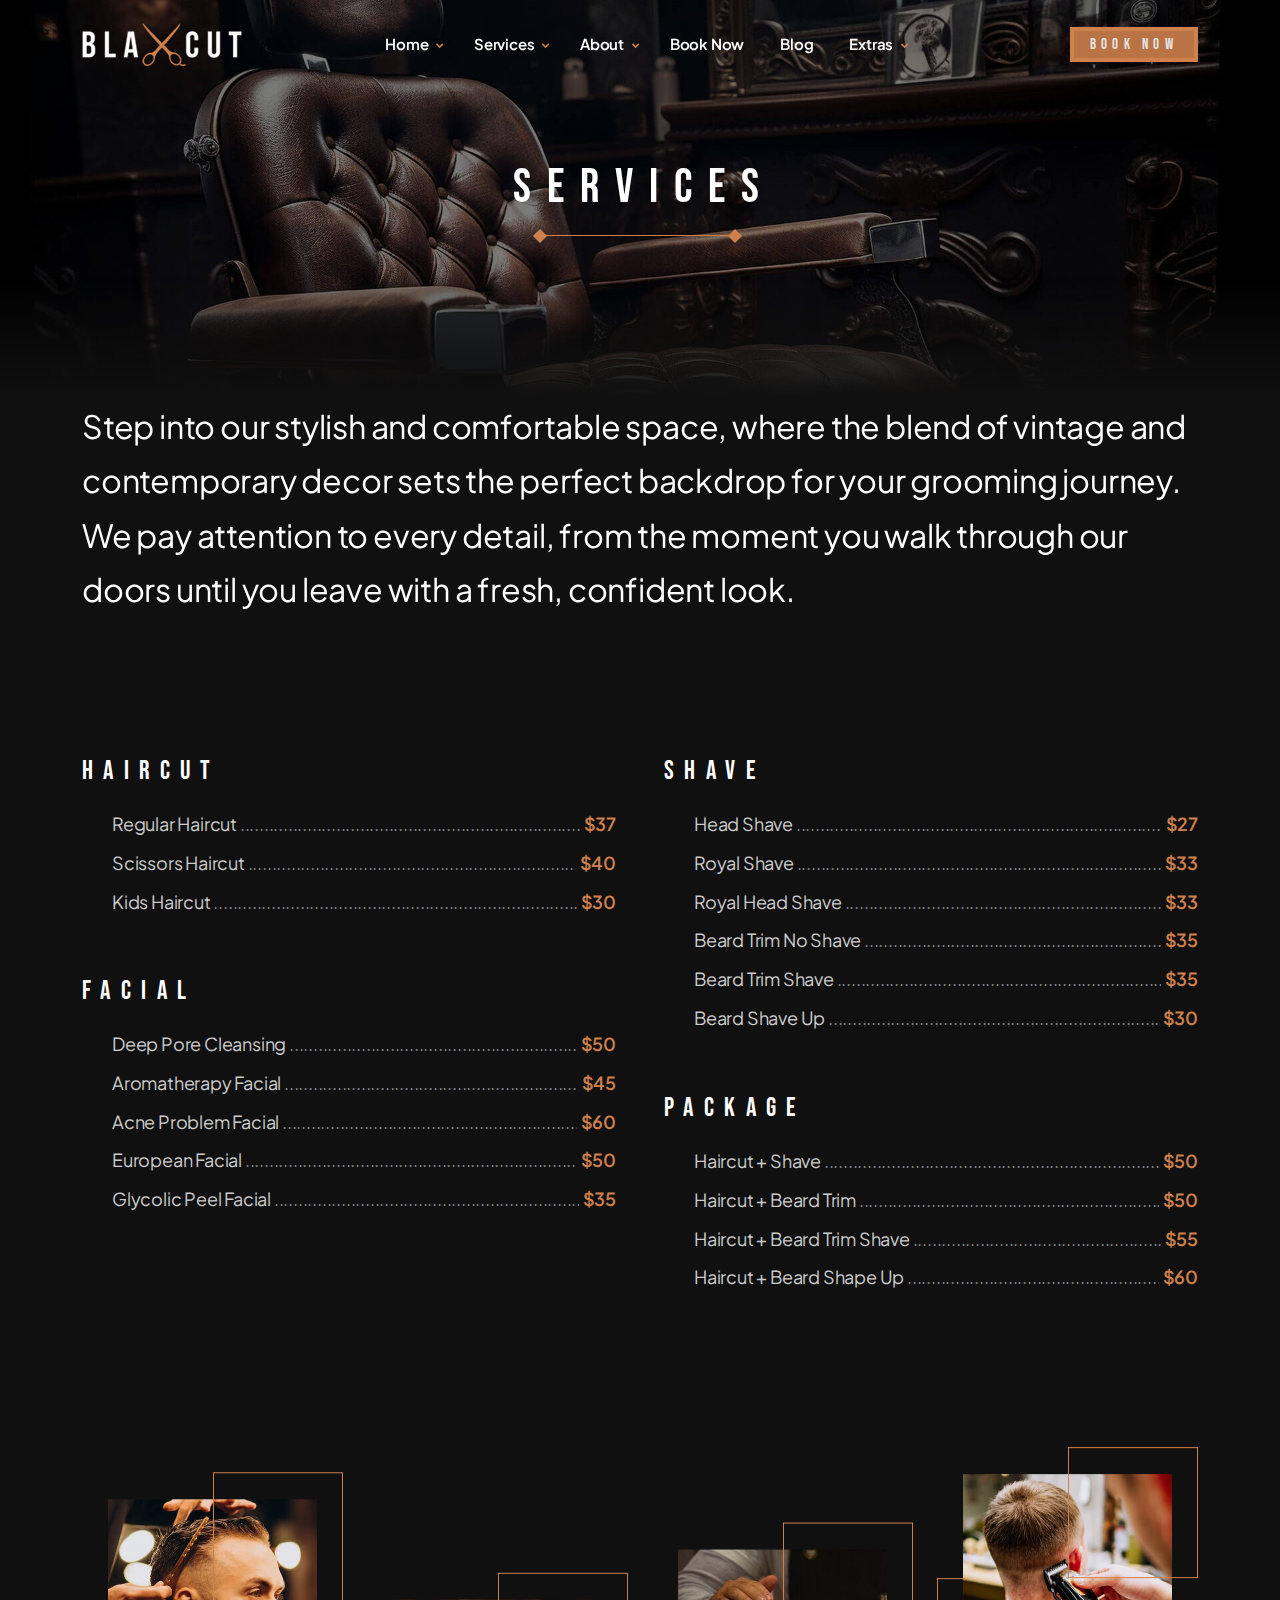
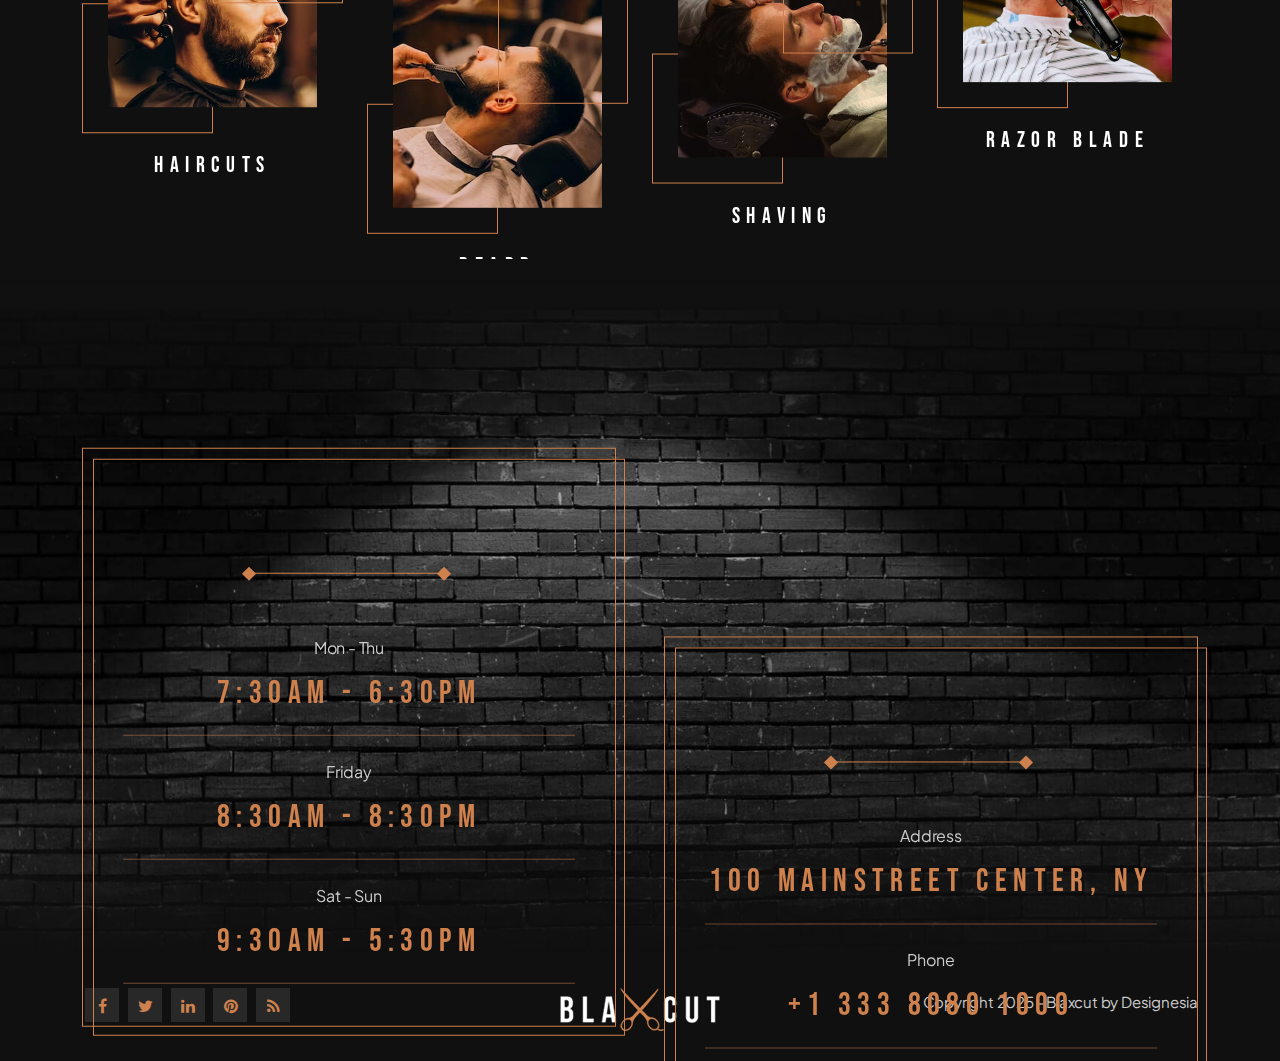
<file: services.html>
<!DOCTYPE html>
<html lang="zxx">


<!-- Mirrored from madebydesignesia.com/themes/blaxcut/services.html by HTTrack Website Copier/3.x [XR&CO'2014], Mon, 10 Mar 2025 18:16:22 GMT -->
<head>
    <title>Blaxcut - Barbershop Website Template</title>
    <link rel="icon" href="images/icon.png" type="image/gif" sizes="16x16">
    <meta content="text/html;charset=utf-8" http-equiv="Content-Type">
    <meta content="width=device-width, initial-scale=1.0" name="viewport" >
    <meta content="Blaxcut - Barbershop Website Template" name="description" >
    <meta content="" name="keywords" >
    <meta content="" name="author" >
    <!-- CSS Files
    ================================================== -->
    <link href="css/bootstrap.min.css" rel="stylesheet" type="text/css" id="bootstrap">
    <link href="css/mdb.min.css" rel="stylesheet" type="text/css" id="mdb" >
    <link href="css/plugins.css" rel="stylesheet" type="text/css" >
    <link href="css/style.css" rel="stylesheet" type="text/css" >
    <link href="css/coloring.css" rel="stylesheet" type="text/css" >
    <!-- color scheme -->
    <link id="colors" href="css/colors/scheme-01.css" rel="stylesheet" type="text/css" >
</head>

<body class="dark-scheme">
    <div id="wrapper">
        
        <!-- page preloader begin -->
        <div id="de-loader"></div>
        <!-- page preloader close -->

        <!-- header begin -->
        <header class="transparent">            
            <div class="container">
                <div class="row">
                    <div class="col-md-12">
                        <div class="de-flex sm-pt10">
                            <div class="de-flex-col">
                                <div class="de-flex-col">
                                    <!-- logo begin -->
                                    <div id="logo">
                                        <a href="index.html">
                                            <img class="logo-main" src="images/logo.png" alt="" >
                                            <img class="logo-mobile" src="images/logo-mobile.png" alt="" >
                                        </a>
                                    </div>
                                    <!-- logo close -->
                                </div>
                            </div>
                            <div class="de-flex-col header-col-mid">
                                <ul id="mainmenu">
                                    <li><a class="menu-item" href="index.html">Home</a>
                                        <ul>
                                            <li><a class="menu-item" href="index.html">Home 1</a></li>
                                            <li><a class="menu-item" href="index-2.html">Home 2</a></li>
                                            <li><a class="menu-item" href="index-3.html">Home 3</a></li>
                                            <li><a class="menu-item" href="index-4.html">Home 4</a></li>
                                        </ul>
                                    </li>
                                    <li><a class="menu-item" href="services.html">Services</a>
                                        <ul>
                                            <li><a class="menu-item" href="services.html">All Services</a></li>
                                            <li><a class="menu-item" href="service-single.html">Service Single</a></li>
                                        </ul>
                                    </li>
                                    <li><a class="menu-item" href="about.html">About</a>
                                        <ul>
                                            <li><a class="menu-item" href="about.html">About Us</a></li>
                                            <li><a class="menu-item" href="team.html">Our Team</a></li>
                                        </ul>
                                    </li>
                                    <li><a class="menu-item" href="book.html">Book Now</a></li>
                                    <li><a class="menu-item" href="blog.html">Blog</a></li>
                                    <li><a class="menu-item" href="#">Extras</a>
                                        <ul>
                                            <li><a class="menu-item" href="contact.html">Contact</a></li>
                                            <li><a class="menu-item" href="gallery.html">Gallery</a></li>
                                            <li><a class="menu-item" href="pricing.html">Pricing</a></li>
                                            <li><a class="menu-item" href="testimonials.html">Testimonials</a></li>
                                        </ul>
                                    </li>
                                </ul>
                            </div>
                            <div class="de-flex-col">
                                <div class="menu_side_area">
                                    <a href="book.html" class="btn-main">Book Now</a>
                                    <span id="menu-btn"></span>
                                </div>
                            </div>
                        </div>
                    </div>
                </div>
            </div>
        </header>
        <!-- header close -->
        <!-- content begin -->
        <div class="no-bottom no-top" id="content">
            <div id="top"></div>

            <section id="subheader" class="jarallax">
                <img src="images/background/2.jpg" class="jarallax-img" alt="">
                <div class="container">
                    <div class="row">
                        <div class="col-lg-6 offset-lg-3 text-center">
                            <h1>Services</h1>
                            <div class="de-separator"></div>
                        </div>
                    </div>
                </div>
                <div class="de-gradient-edge-bottom"></div>
            </section>

            <section aria-label="section" class="no-top no-bottom">

                <div class="container">
                    <div class="row">
                        <div class="col-lg-12" data-jarallax-element="-20">
                            <p class="lead big wow fadeInUp">Step into our stylish and comfortable space, where the blend of vintage and contemporary decor sets the perfect backdrop for your grooming journey. We pay attention to every detail, from the moment you walk through our doors until you leave with a fresh, confident look.


                            </p>
                        </div>
                    </div>
                </div>
            </section>

            <section id="section-pricing" aria-label="section">
                <div class="container">
                    <div class="row g-5" id="gallery">
                        <div class="col-lg-6 item">
                            <div class="sc-wrap">
                                <h3>Haircut</h3>

                                <div class="def-list-dots">

                                  <dl>
                                    <dt>
                                        <span>Regular Haircut</span>
                                    </dt>
                                    <dd>$37</dd>
                                  </dl>

                                  <dl>
                                    <dt>
                                        <span>Scissors Haircut</span>
                                    </dt>
                                    <dd>$40</dd>
                                  </dl>

                                  <dl>
                                    <dt>
                                        <span>Kids Haircut</span>
                                    </dt>
                                    <dd>$30</dd>
                                  </dl>
                                  
                                  
                                </div>
                            </div>
                        </div>                        

                        <div class="col-lg-6 item">
                            <div class="sc-wrap">
                                <h3>Shave</h3>

                                <div class="def-list-dots">

                                  <dl>
                                    <dt>
                                        <span>Head Shave</span>
                                    </dt>
                                    <dd>$27</dd>
                                  </dl>

                                  <dl>
                                    <dt>
                                        <span>Royal Shave</span>
                                    </dt>
                                    <dd>$33</dd>
                                  </dl>

                                  <dl>
                                    <dt>
                                        <span>Royal Head Shave</span>
                                    </dt>
                                    <dd>$33</dd>
                                  </dl>

                                  <dl>
                                    <dt>
                                        <span>Beard Trim No Shave</span>
                                    </dt>
                                    <dd>$35</dd>
                                  </dl>

                                  <dl>
                                    <dt>
                                        <span>Beard Trim Shave</span>
                                    </dt>
                                    <dd>$35</dd>
                                  </dl>

                                  <dl>
                                    <dt>
                                        <span>Beard Shave Up</span>
                                    </dt>
                                    <dd>$30</dd>
                                  </dl>
                                  
                                </div>
                            </div>
                        </div>

                        <div class="col-lg-6 item">
                            <div class="sc-wrap">
                                <h3>Facial</h3>

                                <div class="def-list-dots">

                                  <dl>
                                    <dt>
                                        <span>Deep Pore Cleansing</span>
                                    </dt>
                                    <dd>$50</dd>
                                  </dl>

                                  <dl>
                                    <dt>
                                        <span>Aromatherapy Facial</span>
                                    </dt>
                                    <dd>$45</dd>
                                  </dl>

                                  <dl>
                                    <dt>
                                        <span>Acne Problem Facial</span>
                                    </dt>
                                    <dd>$60</dd>
                                  </dl>

                                  <dl>
                                    <dt>
                                        <span>European Facial</span>
                                    </dt>
                                    <dd>$50</dd>
                                  </dl>

                                  <dl>
                                    <dt>
                                        <span>Glycolic Peel Facial</span>
                                    </dt>
                                    <dd>$35</dd>
                                  </dl>
                                  
                                </div>
                            </div>
                        </div>

                        <div class="col-lg-6 item">
                            <div class="sc-wrap">
                                <h3>Package</h3>

                                <div class="def-list-dots">

                                  <dl>
                                    <dt>
                                        <span>Haircut + Shave</span>
                                    </dt>
                                    <dd>$50</dd>
                                  </dl>

                                  <dl>
                                    <dt>
                                        <span>Haircut + Beard Trim</span>
                                    </dt>
                                    <dd>$50</dd>
                                  </dl>

                                  <dl>
                                    <dt>
                                        <span>Haircut + Beard Trim Shave</span>
                                    </dt>
                                    <dd>$55</dd>
                                  </dl>

                                  <dl>
                                    <dt>
                                        <span>Haircut + Beard Shape Up</span>
                                    </dt>
                                    <dd>$60</dd>
                                  </dl>
                                  
                                </div>
                            </div>
                        </div>
                        
                    </div>
                </div>
            </section>

            <section aria-label="section" class="no-top">
                <div class="container">
                    <div class="row">
                        <div class="col-lg-3 text-center" data-jarallax-element="-20">
                            <div class="de-box-a">
                                <div class="d-image">
                                    <img src="images/services/1.jpg" alt="">
                                </div>
                                <div class="d-deco-1"></div>
                                <div class="d-deco-2"></div>
                            </div>
                            <div class="spacer-20"></div>
                            <h4>Haircuts</h4>
                        </div>

                        <div class="col-lg-3 text-center" data-jarallax-element="-60">
                            <div class="de-box-a">
                                <div class="d-image">
                                    <img src="images/services/2.jpg" alt="">
                                </div>
                                <div class="d-deco-1"></div>
                                <div class="d-deco-2"></div>
                            </div>
                            <div class="spacer-20"></div>
                            <h4>Beard</h4>
                        </div>

                        <div class="col-lg-3 text-center" data-jarallax-element="-40">
                            <div class="de-box-a">
                                <div class="d-image">
                                    <img src="images/services/3.jpg" alt="">
                                </div>
                                <div class="d-deco-1"></div>
                                <div class="d-deco-2"></div>
                            </div>
                            <div class="spacer-20"></div>
                            <h4>Shaving</h4>
                        </div>

                        <div class="col-lg-3 text-center" data-jarallax-element="-10">
                            <div class="de-box-a">
                                <div class="d-image">
                                    <img src="images/services/4.jpg" alt="">
                                </div>
                                <div class="d-deco-1"></div>
                                <div class="d-deco-2"></div>
                            </div>
                            <div class="spacer-20"></div>
                            <h4>Razor Blade</h4>
                        </div>
                    </div>
                </div>
            </section>

            <section class="jarallax no-top">
                <div class="de-gradient-edge-top"></div>
                <img src="images/background/1.jpg" class="jarallax-img" alt="">
                <div class="container relative z1000">
                    <div class="row gx-5">
                        <div class="col-lg-6 text-center" data-jarallax-element="-50">
                            <div class="d-sch-table">
                                <h2 class="wow fadeIn">We're Open</h2>
                                <div class="de-separator"></div>
                                <div class="d-col">
                                    <div class="d-title">Mon - Thu</div>
                                    <div class="d-content id-color">7:30AM - 6:30PM</div>
                                </div>
                                <div class="d-col">
                                    <div class="d-title">Friday</div>
                                    <div class="d-content id-color">8:30AM - 8:30PM</div>
                                </div>
                                <div class="d-col">
                                    <div class="d-title">Sat - Sun</div>
                                    <div class="d-content id-color">9:30AM - 5:30PM</div>
                                </div>
                                <div class="d-deco"></div>
                            </div>
                        </div>

                        <div class="col-lg-6 text-center" data-jarallax-element="-100">
                            <div class="d-sch-table">
                                <h2 class="wow fadeIn">Location</h2>
                                <div class="de-separator"></div>
                                <div class="d-col">
                                    <div class="d-title">Address</div>
                                    <div class="d-content id-color">100 Mainstreet Center, NY</div>
                                </div>
                                <div class="d-col">
                                    <div class="d-title">Phone</div>
                                    <div class="d-content id-color">+1 333 8080 1000</div>
                                </div>
                                <div class="d-col">
                                    <div class="d-title">Email</div>
                                    <div class="d-content id-color">contact@blaxcut.com</div>
                                </div>
                                <div class="d-deco"></div>
                            </div>
                        </div>
                    </div>
                </div>
                <div class="de-gradient-edge-bottom"></div>
            </section>
        </div>
        <!-- content close -->
        <a href="#" id="back-to-top"></a>
        <!-- footer begin -->
        <footer>
            <div class="container">
                <div class="row g-4">
                    
                    <div class="col-lg-4 text-lg-start text-center">
                        <div class="social-icons">
                            <a href="#"><i class="fa fa-facebook fa-lg"></i></a>
                            <a href="#"><i class="fa fa-twitter fa-lg"></i></a>
                            <a href="#"><i class="fa fa-linkedin fa-lg"></i></a>
                            <a href="#"><i class="fa fa-pinterest fa-lg"></i></a>
                            <a href="#"><i class="fa fa-rss fa-lg"></i></a>
                        </div>
                    </div>
                    <div class="col-lg-4 text-lg-center text-center">
                        <img src="images/logo.png" class="" alt="">
                    </div>
                    <div class="col-lg-4 text-lg-end text-center">
                        Copyright 2025 - Blaxcut by Designesia
                    </div>
                </div>
            </div>
        </footer>
        <!-- footer close -->
    </div>
    
    <!-- Javascript Files
    ================================================== -->
    <script src="js/plugins.js"></script>
    <script src="js/designesia.js"></script>
</body>


<!-- Mirrored from madebydesignesia.com/themes/blaxcut/services.html by HTTrack Website Copier/3.x [XR&CO'2014], Mon, 10 Mar 2025 18:16:23 GMT -->
</html>
</file>
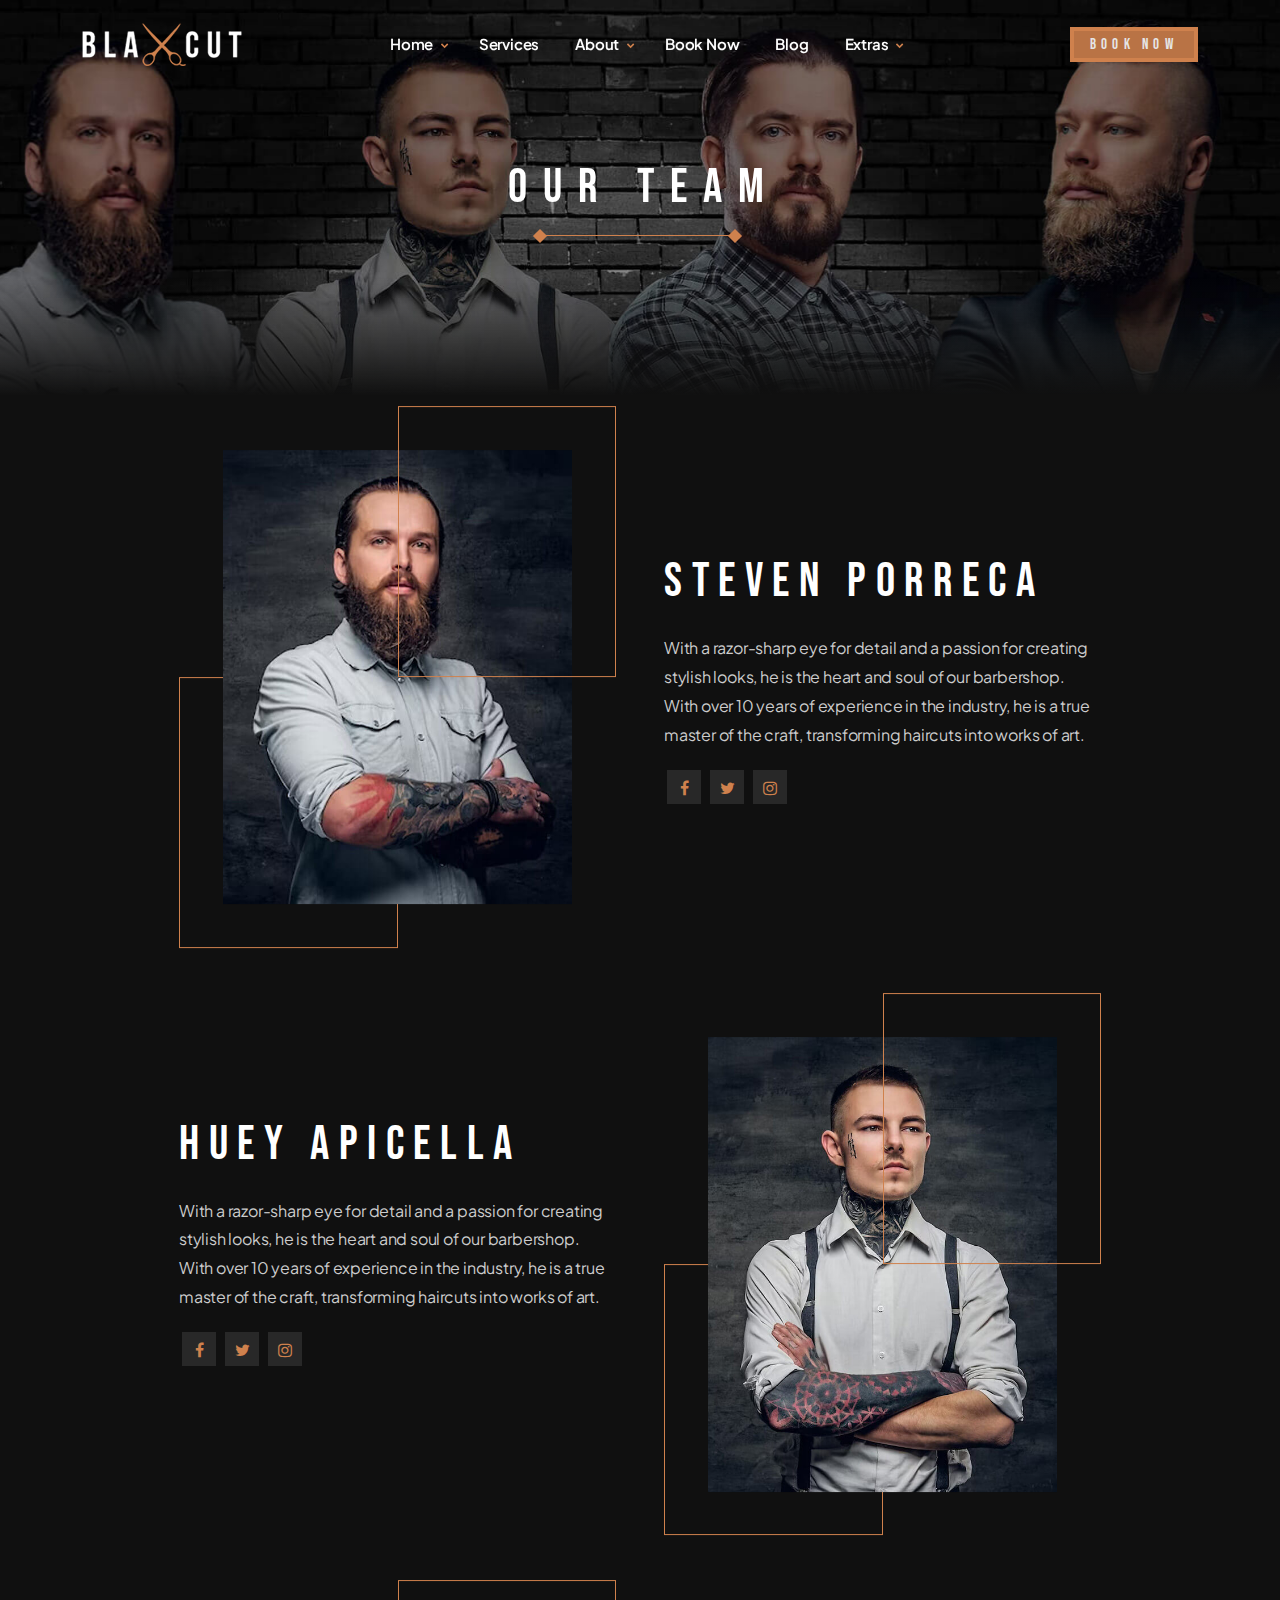
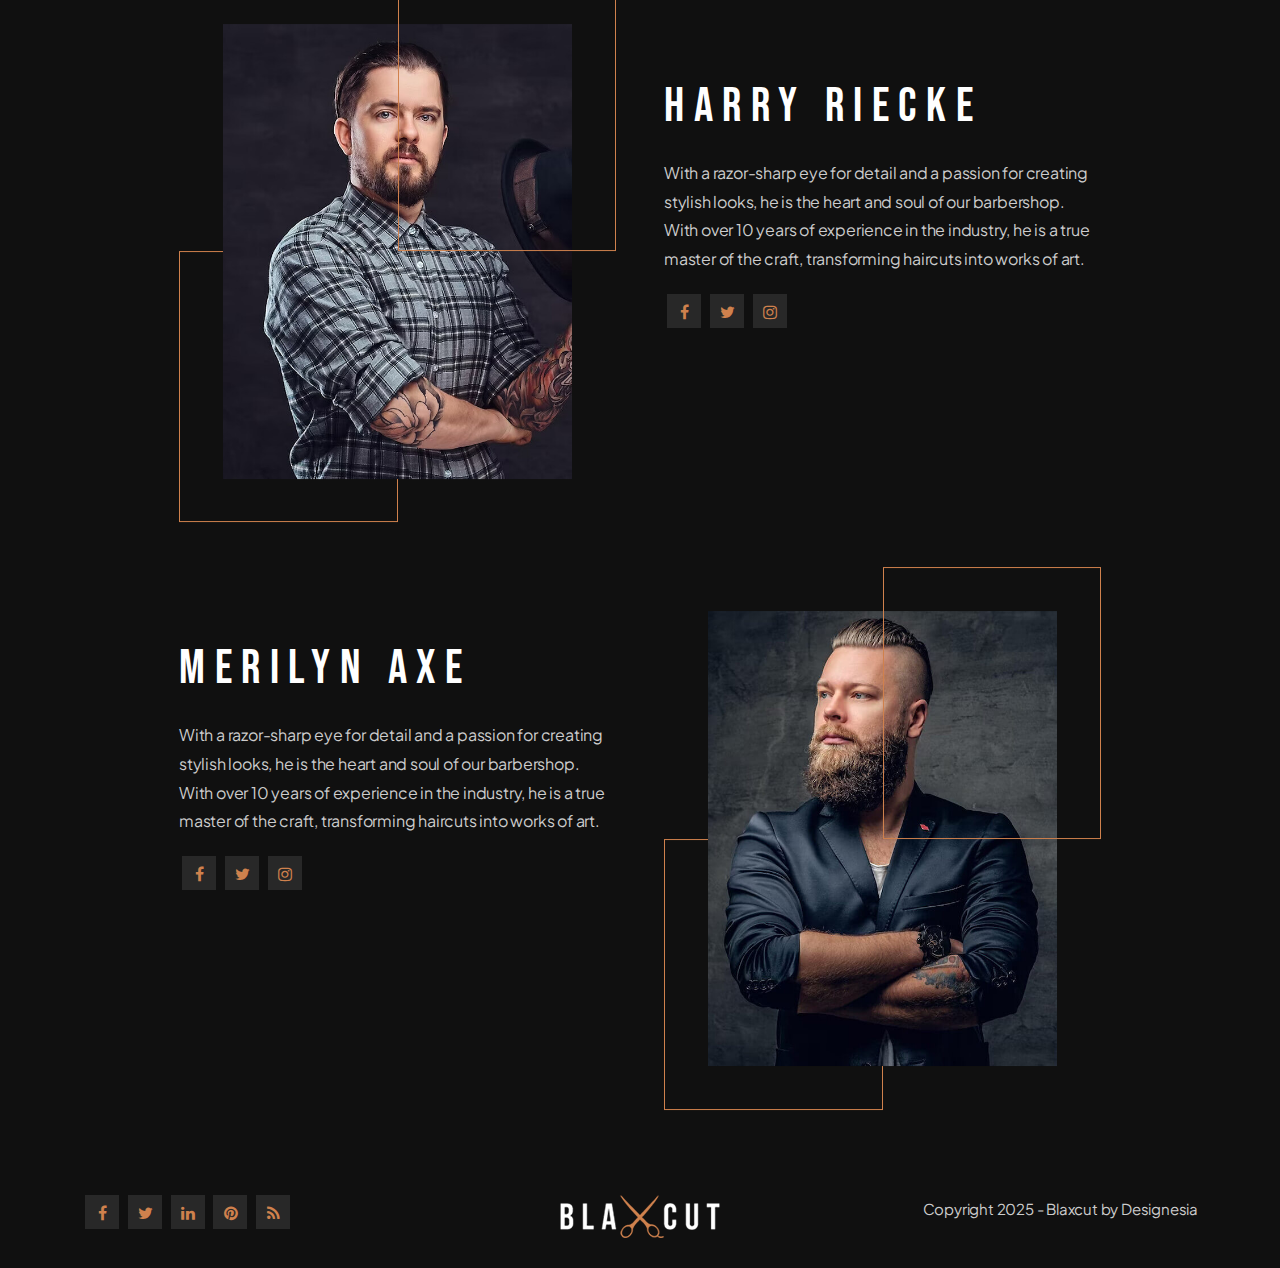
<file: team.html>
<!DOCTYPE html>
<html lang="zxx">


<!-- Mirrored from madebydesignesia.com/themes/blaxcut/team.html by HTTrack Website Copier/3.x [XR&CO'2014], Mon, 10 Mar 2025 18:16:25 GMT -->
<head>
    <title>Blaxcut - Barbershop Website Template</title>
    <link rel="icon" href="images/icon.png" type="image/gif" sizes="16x16">
    <meta content="text/html;charset=utf-8" http-equiv="Content-Type">
    <meta content="width=device-width, initial-scale=1.0" name="viewport" >
    <meta content="Blaxcut - Barbershop Website Template" name="description" >
    <meta content="" name="keywords" >
    <meta content="" name="author" >
    <!-- CSS Files
    ================================================== -->
    <link href="css/bootstrap.min.css" rel="stylesheet" type="text/css" id="bootstrap">
    <link href="css/mdb.min.css" rel="stylesheet" type="text/css" id="mdb" >
    <link href="css/plugins.css" rel="stylesheet" type="text/css" >
    <link href="css/style.css" rel="stylesheet" type="text/css" >
    <link href="css/coloring.css" rel="stylesheet" type="text/css" >
    <!-- color scheme -->
    <link id="colors" href="css/colors/scheme-01.css" rel="stylesheet" type="text/css" >
</head>

<body class="dark-scheme">
    <div id="wrapper">
        
        <!-- page preloader begin -->
        <div id="de-loader"></div>
        <!-- page preloader close -->

        <!-- header begin -->
        <header class="transparent">            
            <div class="container">
                <div class="row">
                    <div class="col-md-12">
                        <div class="de-flex sm-pt10">
                            <div class="de-flex-col">
                                <div class="de-flex-col">
                                    <!-- logo begin -->
                                    <div id="logo">
                                        <a href="index.html">
                                            <img class="logo-main" src="images/logo.png" alt="" >
                                            <img class="logo-mobile" src="images/logo-mobile.png" alt="" >
                                        </a>
                                    </div>
                                    <!-- logo close -->
                                </div>
                            </div>
                            <div class="de-flex-col header-col-mid">
                                <ul id="mainmenu">
                                    <li><a class="menu-item" href="index.html">Home</a>
                                        <ul>
                                            <li><a class="menu-item" href="index.html">Home 1</a></li>
                                            <li><a class="menu-item" href="index-2.html">Home 2</a></li>
                                            <li><a class="menu-item" href="index-3.html">Home 3</a></li>
                                            <li><a class="menu-item" href="index-4.html">Home 4</a></li>
                                        </ul>
                                    </li>
                                    <li><a class="menu-item" href="services.html">Services</a></li>
                                    <li><a class="menu-item" href="about.html">About</a>
                                        <ul>
                                            <li><a class="menu-item" href="about.html">About</a>
                                        <ul>
                                            <li><a class="menu-item" href="about.html">About Us</a></li>
                                            <li><a class="menu-item" href="team.html">Our Team</a></li>
                                        </ul>
                                    </li>
                                            <li><a class="menu-item" href="team.html">Our Team</a></li>
                                        </ul>
                                    </li>
                                    <li><a class="menu-item" href="book.html">Book Now</a></li>
                                    <li><a class="menu-item" href="blog.html">Blog</a></li>
                                    <li><a class="menu-item" href="#">Extras</a>
                                        <ul>
                                            <li><a class="menu-item" href="contact.html">Contact</a></li>
                                            <li><a class="menu-item" href="gallery.html">Gallery</a></li>
                                            <li><a class="menu-item" href="pricing.html">Pricing</a></li>
                                            <li><a class="menu-item" href="testimonials.html">Testimonials</a></li>
                                        </ul>
                                    </li>
                                </ul>
                            </div>
                            <div class="de-flex-col">
                                <div class="menu_side_area">
                                    <a href="book.html" class="btn-main">Book Now</a>
                                    <span id="menu-btn"></span>
                                </div>
                            </div>
                        </div>
                    </div>
                </div>
            </div>
        </header>
        <!-- header close -->
        <!-- content begin -->
        <div class="no-bottom no-top" id="content">
            <div id="top"></div>

            <section id="subheader" class="jarallax">
                <img src="images/background/10.jpg" class="jarallax-img" alt="">
                <div class="container">
                    <div class="row">
                        <div class="col-lg-6 offset-lg-3 text-center">
                            <h1>Our Team</h1>
                            <div class="de-separator"></div>
                        </div>
                    </div>
                </div>
                <div class="de-gradient-edge-bottom"></div>
            </section>

            <section class="no-top" aria-label="section">
                <div class="container">
                    <div class="row gx-5 align-items-center">
                        <div class="col-lg-5 offset-lg-1 text-center" data-jarallax-element="-20">
                            <div class="de-box-a">
                                <div class="d-image">
                                    <img src="images/team/1.jpg" alt="">
                                </div>
                                <div class="d-deco-1"></div>
                                <div class="d-deco-2"></div>
                            </div>
                            <div class="spacer-20"></div>
                        </div>

                        <div class="col-lg-5">                            
                            <h2>Steven Porreca</h2>
                            <p>With a razor-sharp eye for detail and a passion for creating stylish looks, he is the heart and soul of our barbershop. With over 10 years of experience in the industry, he is a true master of the craft, transforming haircuts into works of art.</p>
                            <div class="social-icons">
                                <a href="#"><i class="fa fa-facebook fa-lg"></i></a>
                                <a href="#"><i class="fa fa-twitter fa-lg"></i></a>
                                <a href="#"><i class="fa fa-instagram fa-lg"></i></a>
                            </div>
                        </div>
                    </div>

                    <div class="row gx-5 align-items-center"> 
                        <div class="col-lg-5 order-lg-1 order-2 offset-lg-1">                            
                            <h2>Huey Apicella</h2>
                            <p>With a razor-sharp eye for detail and a passion for creating stylish looks, he is the heart and soul of our barbershop. With over 10 years of experience in the industry, he is a true master of the craft, transforming haircuts into works of art.</p>
                            <div class="social-icons">
                                <a href="#"><i class="fa fa-facebook fa-lg"></i></a>
                                <a href="#"><i class="fa fa-twitter fa-lg"></i></a>
                                <a href="#"><i class="fa fa-instagram fa-lg"></i></a>
                            </div>
                        </div>

                        <div class="col-lg-5 order-lg-2 order-1 text-center" data-jarallax-element="-20">
                            <div class="de-box-a">
                                <div class="d-image">
                                    <img src="images/team/2.jpg" alt="">
                                </div>
                                <div class="d-deco-1"></div>
                                <div class="d-deco-2"></div>
                            </div>
                            <div class="spacer-20"></div>
                        </div>
                    </div>

                    <div class="row gx-5 align-items-center">
                        <div class="col-lg-5 offset-lg-1 text-center" data-jarallax-element="-20">
                            <div class="de-box-a">
                                <div class="d-image">
                                    <img src="images/team/3.jpg" alt="">
                                </div>
                                <div class="d-deco-1"></div>
                                <div class="d-deco-2"></div>
                            </div>
                            <div class="spacer-20"></div>
                        </div>

                        <div class="col-lg-5">                            
                            <h2>Harry Riecke</h2>
                            <p>With a razor-sharp eye for detail and a passion for creating stylish looks, he is the heart and soul of our barbershop. With over 10 years of experience in the industry, he is a true master of the craft, transforming haircuts into works of art.</p>
                            <div class="social-icons">
                                <a href="#"><i class="fa fa-facebook fa-lg"></i></a>
                                <a href="#"><i class="fa fa-twitter fa-lg"></i></a>
                                <a href="#"><i class="fa fa-instagram fa-lg"></i></a>
                            </div>
                        </div>
                    </div>

                    <div class="row gx-5 align-items-center"> 
                        <div class="col-lg-5 order-lg-1 order-2 offset-lg-1">                            
                            <h2>Merilyn Axe</h2>
                            <p>With a razor-sharp eye for detail and a passion for creating stylish looks, he is the heart and soul of our barbershop. With over 10 years of experience in the industry, he is a true master of the craft, transforming haircuts into works of art.</p>
                            <div class="social-icons">
                                <a href="#"><i class="fa fa-facebook fa-lg"></i></a>
                                <a href="#"><i class="fa fa-twitter fa-lg"></i></a>
                                <a href="#"><i class="fa fa-instagram fa-lg"></i></a>
                            </div>
                        </div>

                        <div class="col-lg-5 order-lg-2 order-1 text-center" data-jarallax-element="-20">
                            <div class="de-box-a">
                                <div class="d-image">
                                    <img src="images/team/4.jpg" alt="">
                                </div>
                                <div class="d-deco-1"></div>
                                <div class="d-deco-2"></div>
                            </div>
                            <div class="spacer-20"></div>
                        </div>
                    </div>                           
                </div>                    
            </section>
            
        </div>
        <!-- content close -->
        <a href="#" id="back-to-top"></a>
        <!-- footer begin -->
        <footer>
            <div class="container">
                <div class="row g-4">
                    
                    <div class="col-lg-4 text-lg-start text-center">
                        <div class="social-icons">
                            <a href="#"><i class="fa fa-facebook fa-lg"></i></a>
                            <a href="#"><i class="fa fa-twitter fa-lg"></i></a>
                            <a href="#"><i class="fa fa-linkedin fa-lg"></i></a>
                            <a href="#"><i class="fa fa-pinterest fa-lg"></i></a>
                            <a href="#"><i class="fa fa-rss fa-lg"></i></a>
                        </div>
                    </div>
                    <div class="col-lg-4 text-lg-center text-center">
                        <img src="images/logo.png" class="" alt="">
                    </div>
                    <div class="col-lg-4 text-lg-end text-center">
                        Copyright 2025 - Blaxcut by Designesia
                    </div>
                </div>
            </div>
        </footer>
        <!-- footer close -->
    </div>
    
    <!-- Javascript Files
    ================================================== -->
    <script src="js/plugins.js"></script>
    <script src="js/designesia.js"></script>
</body>


<!-- Mirrored from madebydesignesia.com/themes/blaxcut/team.html by HTTrack Website Copier/3.x [XR&CO'2014], Mon, 10 Mar 2025 18:16:25 GMT -->
</html>
</file>
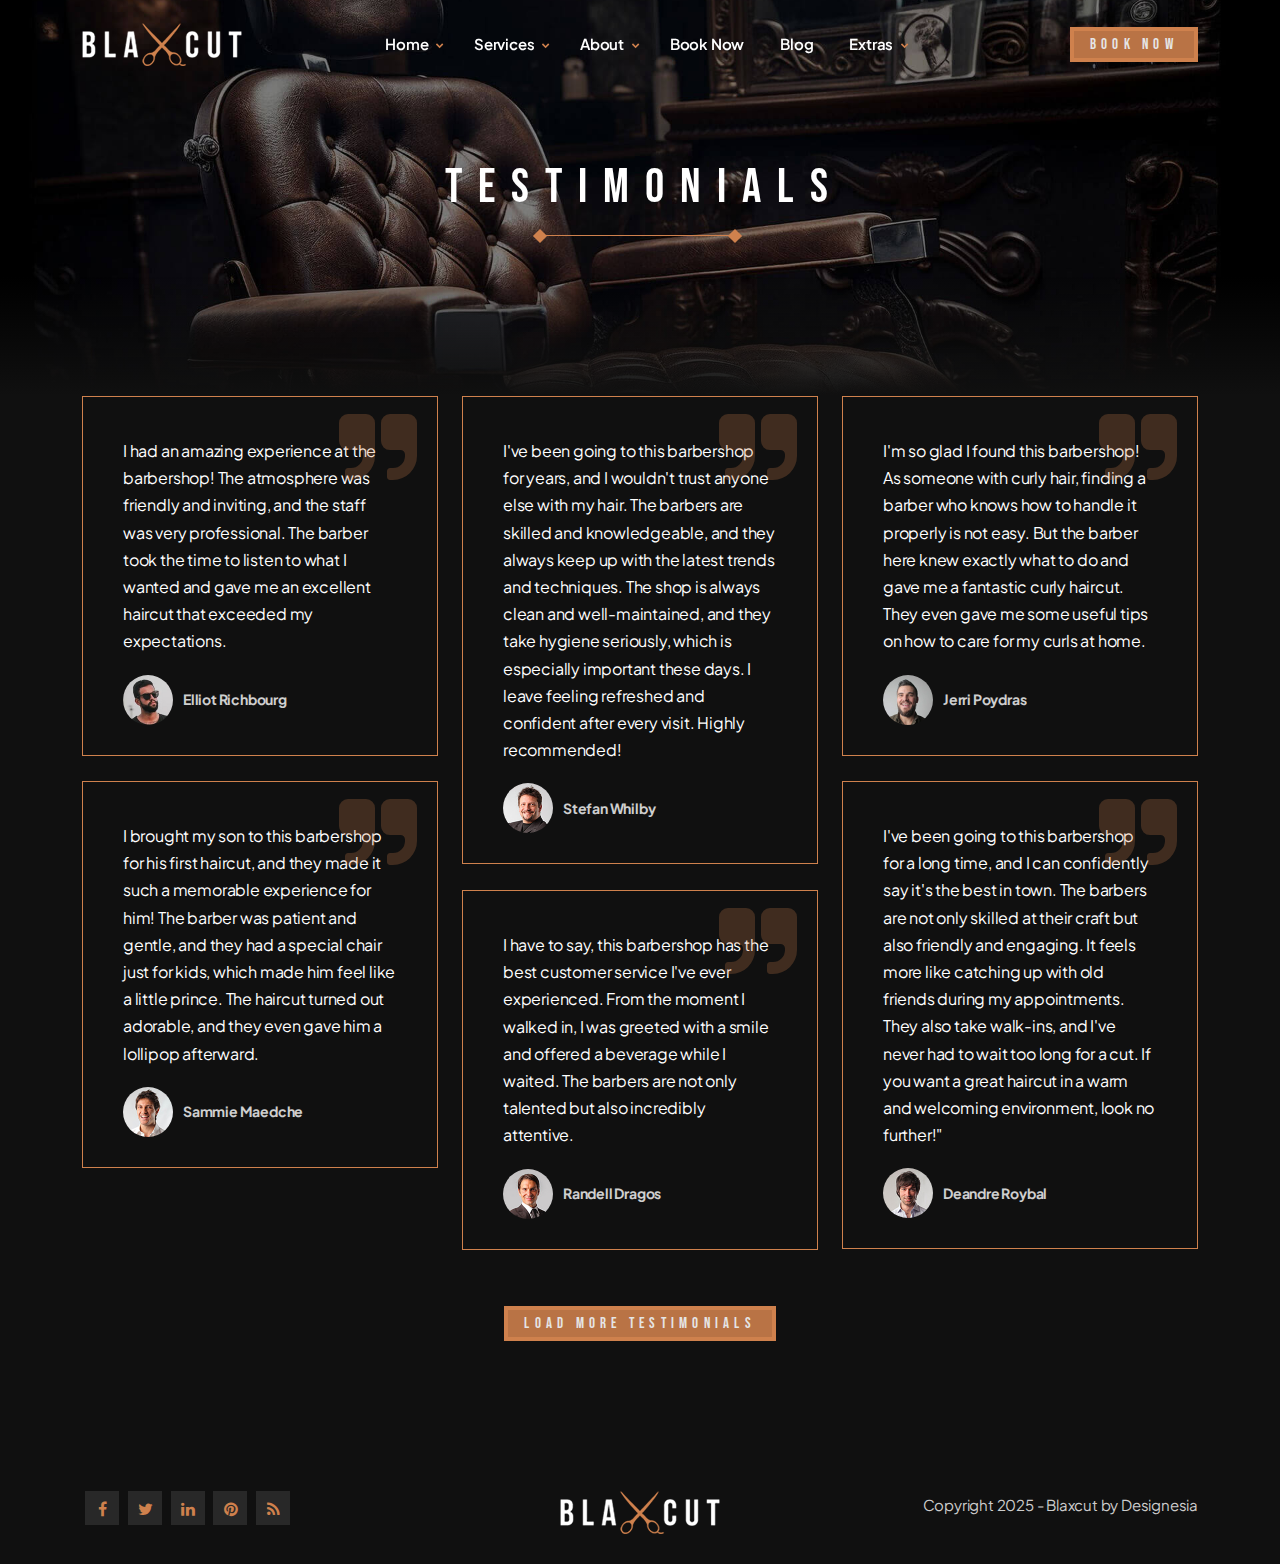
<file: testimonials.html>
<!DOCTYPE html>
<html lang="zxx">


<!-- Mirrored from madebydesignesia.com/themes/blaxcut/testimonials.html by HTTrack Website Copier/3.x [XR&CO'2014], Mon, 10 Mar 2025 18:16:29 GMT -->
<head>
    <title>Blaxcut - Barbershop Website Template</title>
    <link rel="icon" href="images/icon.png" type="image/gif" sizes="16x16">
    <meta content="text/html;charset=utf-8" http-equiv="Content-Type">
    <meta content="width=device-width, initial-scale=1.0" name="viewport" >
    <meta content="Blaxcut - Barbershop Website Template" name="description" >
    <meta content="" name="keywords" >
    <meta content="" name="author" >
    <!-- CSS Files
    ================================================== -->
    <link href="css/bootstrap.min.css" rel="stylesheet" type="text/css" id="bootstrap">
    <link href="css/mdb.min.css" rel="stylesheet" type="text/css" id="mdb" >
    <link href="css/plugins.css" rel="stylesheet" type="text/css" >
    <link href="css/style.css" rel="stylesheet" type="text/css" >
    <link href="css/coloring.css" rel="stylesheet" type="text/css" >
    <!-- color scheme -->
    <link id="colors" href="css/colors/scheme-01.css" rel="stylesheet" type="text/css" >
</head>

<body class="dark-scheme">
    <div id="wrapper">
        
        <!-- page preloader begin -->
        <div id="de-loader"></div>
        <!-- page preloader close -->

        <!-- header begin -->
        <header class="transparent">            
            <div class="container">
                <div class="row">
                    <div class="col-md-12">
                        <div class="de-flex sm-pt10">
                            <div class="de-flex-col">
                                <div class="de-flex-col">
                                    <!-- logo begin -->
                                    <div id="logo">
                                        <a href="index.html">
                                            <img class="logo-main" src="images/logo.png" alt="" >
                                            <img class="logo-mobile" src="images/logo-mobile.png" alt="" >
                                        </a>
                                    </div>
                                    <!-- logo close -->
                                </div>
                            </div>
                            <div class="de-flex-col header-col-mid">
                                <ul id="mainmenu">
                                    <li><a class="menu-item" href="index.html">Home</a>
                                        <ul>
                                            <li><a class="menu-item" href="index.html">Home 1</a></li>
                                            <li><a class="menu-item" href="index-2.html">Home 2</a></li>
                                            <li><a class="menu-item" href="index-3.html">Home 3</a></li>
                                            <li><a class="menu-item" href="index-4.html">Home 4</a></li>
                                        </ul>
                                    </li>
                                    <li><a class="menu-item" href="services.html">Services</a>
                                        <ul>
                                            <li><a class="menu-item" href="services.html">All Services</a></li>
                                            <li><a class="menu-item" href="service-single.html">Service Single</a></li>
                                        </ul>
                                    </li>
                                    <li><a class="menu-item" href="about.html">About</a>
                                        <ul>
                                            <li><a class="menu-item" href="about.html">About Us</a></li>
                                            <li><a class="menu-item" href="team.html">Our Team</a></li>
                                        </ul>
                                    </li>
                                    <li><a class="menu-item" href="book.html">Book Now</a></li>
                                    <li><a class="menu-item" href="blog.html">Blog</a></li>
                                    <li><a class="menu-item" href="#">Extras</a>
                                        <ul>
                                            <li><a class="menu-item" href="contact.html">Contact</a></li>
                                            <li><a class="menu-item" href="gallery.html">Gallery</a></li>
                                            <li><a class="menu-item" href="pricing.html">Pricing</a></li>
                                            <li><a class="menu-item" href="testimonials.html">Testimonials</a></li>
                                        </ul>
                                    </li>
                                </ul>
                            </div>
                            <div class="de-flex-col">
                                <div class="menu_side_area">
                                    <a href="book.html" class="btn-main">Book Now</a>
                                    <span id="menu-btn"></span>
                                </div>
                            </div>
                        </div>
                    </div>
                </div>
            </div>
        </header>
        <!-- header close -->
        <!-- content begin -->
        <div class="no-bottom no-top" id="content">
            <div id="top"></div>

            <section id="subheader" class="jarallax">
                <img src="images/background/2.jpg" class="jarallax-img" alt="">
                <div class="container">
                    <div class="row">
                        <div class="col-lg-6 offset-lg-3 text-center">
                            <h1>Testimonials</h1>
                            <div class="de-separator"></div>
                        </div>
                    </div>
                </div>
                <div class="de-gradient-edge-bottom"></div>
            </section>

            <section class="no-top" aria-label="section">
                <div class="container">
                    <div class="row masonry">
                        <div class="col-lg-4 item mb10">
                            <div class="de_testi">
                                <blockquote>
                                    <p>I had an amazing experience at the barbershop! The atmosphere was friendly and inviting, and the staff was very professional. The barber took the time to listen to what I wanted and gave me an excellent haircut that exceeded my expectations.
                                    </p>
                                    <div class="de_testi_by">
                                        <img alt="" class="rounded-circle" src="images/people/1.jpg"><span>Elliot Richbourg</span>
                                    </div>
                                </blockquote>
                            </div>
                        </div>

                        <div class="col-lg-4 item mb10">
                            <div class="de_testi">
                                <blockquote>
                                    <p>I've been going to this barbershop for years, and I wouldn't trust anyone else with my hair. The barbers are skilled and knowledgeable, and they always keep up with the latest trends and techniques. The shop is always clean and well-maintained, and they take hygiene seriously, which is especially important these days. I leave feeling refreshed and confident after every visit. Highly recommended!
                                    </p>
                                    <div class="de_testi_by">
                                        <img alt="" class="rounded-circle" src="images/people/2.jpg"><span>Stefan Whilby</span>
                                    </div>
                                </blockquote>
                            </div>
                        </div>

                        <div class="col-lg-4 item mb10">
                            <div class="de_testi">
                                <blockquote>
                                    <p>I'm so glad I found this barbershop! As someone with curly hair, finding a barber who knows how to handle it properly is not easy. But the barber here knew exactly what to do and gave me a fantastic curly haircut. They even gave me some useful tips on how to care for my curls at home.
                                    </p>
                                    <div class="de_testi_by">
                                        <img alt="" class="rounded-circle" src="images/people/3.jpg"><span>Jerri Poydras</span>
                                    </div>
                                </blockquote>
                            </div>
                        </div>

                        <div class="col-lg-4 item mb10">
                            <div class="de_testi">
                                <blockquote>
                                    <p>I brought my son to this barbershop for his first haircut, and they made it such a memorable experience for him! The barber was patient and gentle, and they had a special chair just for kids, which made him feel like a little prince. The haircut turned out adorable, and they even gave him a lollipop afterward.
                                    </p>
                                    <div class="de_testi_by">
                                        <img alt="" class="rounded-circle" src="images/people/4.jpg"><span>Sammie Maedche</span>
                                    </div>
                                </blockquote>
                            </div>
                        </div>

                        <div class="col-lg-4 item mb10">
                            <div class="de_testi">
                                <blockquote>
                                    <p>I've been going to this barbershop for a long time, and I can confidently say it's the best in town. The barbers are not only skilled at their craft but also friendly and engaging. It feels more like catching up with old friends during my appointments. They also take walk-ins, and I've never had to wait too long for a cut. If you want a great haircut in a warm and welcoming environment, look no further!"
                                    </p>
                                    <div class="de_testi_by">
                                        <img alt="" class="rounded-circle" src="images/people/5.jpg"><span>Deandre Roybal</span>
                                    </div>
                                </blockquote>
                            </div>
                        </div>

                        <div class="col-lg-4 item mb10">
                            <div class="de_testi">
                                <blockquote>
                                    <p>I have to say, this barbershop has the best customer service I've ever experienced. From the moment I walked in, I was greeted with a smile and offered a beverage while I waited. The barbers are not only talented but also incredibly attentive.
                                    </p>
                                    <div class="de_testi_by">
                                        <img alt="" class="rounded-circle" src="images/people/6.jpg"><span>Randell Dragos</span>
                                    </div>
                                </blockquote>
                            </div>
                        </div>
                    </div>

                    <div class="text-center">
                        <div class="spacer-single"></div>
                        <a class="btn-main" href="#">Load More Testimonials</a>
                    </div>           
                </div>                    
            </section>
            
        </div>
        <!-- content close -->
        <a href="#" id="back-to-top"></a>
        <!-- footer begin -->
        <footer>
            <div class="container">
                <div class="row g-4">
                    
                    <div class="col-lg-4 text-lg-start text-center">
                        <div class="social-icons">
                            <a href="#"><i class="fa fa-facebook fa-lg"></i></a>
                            <a href="#"><i class="fa fa-twitter fa-lg"></i></a>
                            <a href="#"><i class="fa fa-linkedin fa-lg"></i></a>
                            <a href="#"><i class="fa fa-pinterest fa-lg"></i></a>
                            <a href="#"><i class="fa fa-rss fa-lg"></i></a>
                        </div>
                    </div>
                    <div class="col-lg-4 text-lg-center text-center">
                        <img src="images/logo.png" class="" alt="">
                    </div>
                    <div class="col-lg-4 text-lg-end text-center">
                        Copyright 2025 - Blaxcut by Designesia
                    </div>
                </div>
            </div>
        </footer>
        <!-- footer close -->
    </div>
    
    <!-- Javascript Files
    ================================================== -->
    <script src="js/plugins.js"></script>
    <script src="js/designesia.js"></script>
</body>


<!-- Mirrored from madebydesignesia.com/themes/blaxcut/testimonials.html by HTTrack Website Copier/3.x [XR&CO'2014], Mon, 10 Mar 2025 18:16:31 GMT -->
</html>
</file>
<file: css/style.css>
/* ================================================== */

/* Blaxcut
/* created by designesia

@charset "utf-8";

Table of content:

* body
* header
  * subheader
* navigation
* content
* section
* footer
* sidebar
* blog
* products
* contact
* elements
  * address
  * border
  * box icon
  * breadcrumb
  * button and link
  * columns
  * counter
  * divider
  * dropcap
  * heading
  * icon font
  * list
  * map
  * package
  * page heading
  * pagination
  * pricing
  * preloader
  * progress bar
  * social icons
  * spacer
  * tabs
  * team
  * testimonial
* plugins
* media query
*/

/* ================================================== */

/* ================================================== */
/* import fonts */
/* ================================================== */

@import url('https://fonts.googleapis.com/css2?family=Plus+Jakarta+Sans:ital,wght@0,200;0,300;0,400;0,500;0,600;0,700;0,800;1,200;1,300;1,400;1,500;1,600;1,700;1,800&amp;display=swap');
@import url('https://fonts.googleapis.com/css2?family=Bebas+Neue:ital,wght@0,200;0,300;0,400;0,500;0,600;0,700;0,800;1,200;1,300;1,400;1,500;1,600;1,700;1,800&amp;display=swap');

/* ================================================== */
/* import icons */
/* ================================================== */

@import url("../fonts/font-awesome/css/font-awesome.css");
@import url("../fonts/elegant_font/HTML_CSS/style.css");
@import url("../fonts/et-line-font/style.css");
@import url("../fonts/icofont/icofont.min.css");

* {
  --title-font: "Bebas Neue", Helvetica, Arial, sans-serif;
  --body-font: "Plus Jakarta Sans", Helvetica, Arial, sans-serif;
  --border-default: solid 1px rgba(30, 30, 30, 1);
  --bg-color-even: #E8E8E8;
  --bg-color-odd: #F4F4F4;
  --bg-color-dark: #101010;
  --body-font-color: #757575;
  --dark-body-font-color: #cccccc;

}

.g-custom {
  --bs-gutter-x: 30px;
  --bs-gutter-y: 30px;
}

.g-custom-x {
  --bs-gutter-x: 30px;
}

/* ================================================== */


/* body */


/* ================================================== */

html {
  overflow-x: hidden;
  padding: 0;
  margin: 0;
  background: #ffffff;
}

body {
  font-family: var(--body-font);
  font-size: 16px;
  font-weight: 400;
  color: var(--body-font-color);
  padding: 0;
  line-height: 1.8em;
  word-spacing: 0px;
  letter-spacing: -0.2px;
}

.dark-scheme {
  color: var(--dark-body-font-color);
}

body.dark-scheme {
  background: var(--bg-color-even);
}

body.boxed {
  margin: 30px;
  overflow: hidden;
  border: solid 1px #eee;
}

body .owl-stage .owl-item {
  margin-bottom: 15px;

}

#wrapper {
  position: relative;
  overflow: hidden;
}

.de-navbar-left #wrapper {
  overflow: visible;
}

a,
a:hover {
  text-decoration: none;
}

a.a-underline {
  display: inline-block;
  position: relative;
  overflow: hidden;
}

a.a-underline span {
  display: block;
  position: relative;
  left: 0;
  bottom: 0;
  border-bottom: solid 1px #333;
  width: 0;
}

a.a-underline:hover span {
  width: 100%;
}

/* ================================================== */


/*  header  */


/* ================================================== */

header {
  width: 100%;
  position: absolute;
  left: 0;
  z-index: 1001;
  background: #2b313f;
  margin: 0;
  border-bottom: solid 1px rgba(255, 255, 255, 0);
}

header.header-s1 {
  top: 0;
}

header .info {
  display: none;
  color: #fff;
  padding: 10px 0 10px 0;
  width: 100%;
  z-index: 100;
  background: #242424;
}

header .info .col {
  display: inline-block;
  font-size: 12px;
}

header .info .col {
  padding-right: 30px;
}

header .info .col:last-child {
  padding-right: 0px;
}

header .info i {
  font-size: 14px;
  margin-right: 15px;
}

header .info .social.col {
  border: none;
}

header .info .social i {
  color: #fff;
  font-size: 14px;
  display: inline-block;
  float: none;
  padding: 0 10px 0 10px;
  margin: 0;
}

header .info strong {
  font-size: 12px;
}

header.header-bg {
  background: rgba(0, 0, 0, 0.5);
}

header.transparent {
  background: none;
}

body:not(.side-layout) header:not(.smaller):not(.header-mobile).header-light.transparent {
  background: rgba(255, 255, 255, 0.0);
}

header.autoshow {
  top: -120px;
  height: 70px !important;
}

header.autoshow.scrollOn,
header.autoshow.scrollOff {
  -o-transition: .5s;
  -ms-transition: .5s;
  -moz-transition: .5s;
  -webkit-transition: .5s;
  transition: .5s;
  outline: none;
}

header.autoshow.scrollOn {
  top: 0;
}

header.autoshow.scrollOff {
  top: -120px;
}

header div#logo {
  color: white;
  -webkit-transition: all 0.3s;
  -moz-transition: all 0.3s;
  -ms-transition: all 0.3s;
  -o-transition: all 0.3s;
  transition: all 0.3s;
}

header .logo-2 {
  display: none;
}

header .logo-scroll {
  display: none;
}

header .logo,
header .logo-2 {
  font-family: var(--body-font);
  color: #fff;
  font-size: 40px;
  font-weight: 300;
}

header .logo-2 {
  color: #333;
}

header.header-full nav {
  float: left;
}

header nav a {
  -webkit-transition: all 0.3s;
  -moz-transition: all 0.3s;
  -ms-transition: all 0.3s;
  -o-transition: all 0.3s;
  transition: all 0.3s;
}

header nav a:hover {
  color: #555;
}

header.smaller #mainmenu ul ul {
  top: 0px;
}

header.smaller {
  position: fixed;
  top: 0px;
  background: rgba(255, 255, 255, .5);
}


.scroll-down {
    margin-top: -90px;
}

.scroll-up {
    margin-top: 0;
}

header.header-center.scroll-down{
  margin-top: -175px;
}

header.header-center #logo-center{
  display: inline-block;
  padding-top: 40px;
}

header.header-center #mainmenu{
  display: inline-block;
}

header.header-center{
  text-align: center;
}

header.header-center #logo{
  display: none;
}

.dark-scheme header.smaller {
  background: rgba(16, 16, 16, .8);
}

header.smaller .btn-rsvp {
  height: 100px;
  padding-top: 55px;
}

.boxed header.smaller {
  margin-top: 0px;
}

header.smaller div#logo,
header.s2 div#logo {}

header.smaller .logo-init {
  display: none;
}

header.smaller #topbar.topbar-dark {
  background: rgba(34, 34, 34, .05);
}

header.smaller #topbar.topbar-dark a {
  color: #333333;
}

header .logo-mobile {
  display: none;
}

header.smaller.scroll-dark {
  background: var(--bg-color-even);
}

header.header-light .h-phone,
header.smaller.scroll-light .h-phone {
  color: #202020;
}

header:not(.header-light).smaller.scroll-light div#logo .logo {
  display: none;
}

header.smaller.scroll-light div#logo .logo-2 {
  display: inline-block;
}

header.smaller.scroll-light div#logo .logo-scroll {
  display: inline-block;
}

header.smaller.header-light div#logo .logo {
  display: none;
}

header.smaller.scroll-light .social-icons i {
  color: #333;
}

header.smaller.scroll-light #mainmenu li a,
header.smaller.scroll-light #mainmenu li.has-child:after {
  color: #333333;
}

header.smaller.scroll-light #mainmenu li li a:hover {
  color: #ffffff;
}

.logo-smaller div#logo {
  width: 150px;
  height: 30px;
  line-height: 65px;
  font-size: 30px;
}

.logo-smaller div#logo img {
  font-size: 30px;
}

header.smaller div#logo .logo-1 {
  display: none;
}

header.smaller div#logo .logo-2 {
  display: inline-block;
}

.logo-small {
  margin-bottom: 20px;
}

header.de_header_2 {
  height: 125px;
}

header.de_header_2.smaller {
  height: 70px;
}

header.de_header_2.smaller .info {
  position: absolute;
  opacity: 0;
  z-index: -1;
}

header.header-full {
  padding-left: 40px;
  padding-right: 40px;
}

header .header-row {
  text-align: center;
}

header .header-col {
  position: relative;
  height: 100%;
}

/* left col header */
header .header-col.left {
  float: left;
  padding: 0 30px 0 0;
  /* border-right:solid 1px rgba(255,255,255,.2); */
}

/* middle col header */
header .header-col.mid {
  float: right;
}

header .header-col.mid .social-icons {
  float: right;
  /* border-left:solid 1px rgba(255,255,255,.2); */
  padding: 0 30px 0 30px;
}


.header-col-right {
  text-align: right;
}


.de-navbar-left {
  background: #151618;
}

.de-navbar-left #logo {
  padding: 40px;
  text-align: center;
  width: 100%;
}

.de-navbar-left header {
  position: relative;
  display: block;
  width: 100%;
  height: 100%;
  left: 0;
  background: none;
  padding: 30px;
  padding-right: 20px;
}

.de-navbar-left header #mainmenu {
  float: none;
  margin: 0;
  padding: 0;
}

.de-navbar-left header #mainmenu>li {
  display: block;
  margin: 0;
  float: none;
  text-align: center;
  font-family: var(--body-font);
  letter-spacing: 5px;
  font-size: 14px;
  padding: 0;
  padding-top: 10px;
  padding-bottom: 10px;
  border-bottom: solid 1px rgba(255, 255, 255, .1);
}

.de_light.de-navbar-left header #mainmenu>li {
  border-bottom: solid 1px rgba(0, 0, 0, .05);
}

.de-navbar-left header #mainmenu>li>a {
  padding: 0;
  opacity: .5;
}

.de_light.de-navbar-left header #mainmenu>li>a {
  color: #222;
}

.de-navbar-left header #mainmenu>li a:hover {
  opacity: 1;
}

.de-navbar-left header #mainmenu>li>a:after {
  content: none;
}

.de-navbar-left header nav {
  float: none;
}

/* subheader */

#subheader {
  text-align: center;
  overflow: hidden;
  padding: 50px 0 120px 0;
  position: relative;
}

#subheader h1 {
  font-size: 48px;
  margin-top: 100px;
  margin-bottom: 10px;
  letter-spacing: 1rem;
  margin-left: .5rem;
}

#subheader.dark {
  background-color: #1A1C26;
}

#subheader.dark h1 {
  color: #fff;
}

.de-navbar-left #subheader {
  padding-bottom: 120px;
}

#subheader .crumb {
  font-size: 14px;
  letter-spacing: 3px;
}

#subheader.text-light .crumb {
  color: #fff;
}

#subheader .small-border-deco {
  display: block;
  margin: 0 auto;
  margin-top: 20px;
  width: 100%;
  height: 1px;
  background: rgba(255, 255, 255, .1);
}

#subheader .small-border-deco span {
  display: block;
  margin: 0 auto;
  height: 2px;
  width: 100px;
}

#subheader.dark h2,
#subheader.dark h4 {
  color: #fff;
}

#subheader.dark h2 {
  font-size: 48px;
}

#subheader.s2 {
  text-align: left;
  padding: 120px 0 20px;
  border: solid 1px #ddd;
  border-left: none;
  border-right: none;
}

.rtl #subheader.s2 {
  text-align: right;
}


#subheader.s2 h1,
#subheader.s2 .crumb {
  margin: 0;
  padding: 0;
}

#subheader.s2 .crumb {
  float: right;
  margin-top: 10px;
}

.rtl #subheader.s2 .crumb {
  float: left;
}

#subheader.sh-plain {
  padding: 100px 0 60px 0;
}

.de-navbar-left.de_light #subheader h1 {
  color: #222;
}

#profile_banner {
  min-height: 360px;
}

/* ================================================== */


/* navigation */


/* ================================================== */

#mainmenu {
  font-family: var(--body-font);
  font-size: 15px;
  margin: 0 auto;
  float: none;
}

#mainmenu.s2{
  font-family: var(--body-font);
}

#mainmenu ul {
  margin: 0px 0px;
  padding: 0px;
  height: 30px;
  background: #ffffff;
  color: var(--body-font-color);
}

#mainmenu ul:not(.mega) {
  border: solid 1px #dddddd;
}

.dark-scheme #mainmenu ul {
  background: #101010;
  border: solid 1px rgba(255, 255, 255, .1);
}

.dark-scheme #mainmenu ul.mega {
  background: #101010;
}

#mainmenu li {
  margin: 0px 0px;
  padding: 0px 0px;
  float: left;
  display: inline;
  list-style: none;
  position: relative;
}

#mainmenu>li {
  margin-right: 30px;
}

#mainmenu>li.has-child:after {
  font-family: FontAwesome;
  content: "\f078";
  padding-left: 5px;
  font-size: 8px;
  position: relative;
  top: -2px;
}

.rtl #mainmenu li.has-child:after {
  padding-left: 15px;
}

.header-light #mainmenu li.has-child:after {
  color: rgba(0, 0, 0, .5);
}

#mainmenu li>a {
  font-weight: 600;
  padding-right: 6px;
}

#mainmenu.s2 li>a{
  letter-spacing: 0;
}

#mainmenu li.has-child>a {
  padding-right: 0px;
}

#mainmenu a {
  position: relative;
  display: inline-block;
  padding: 30px 0;
  text-decoration: none;
  color: #ffffff;
  text-align: center;
  outline: none;
}

#mainmenu p {
  line-height: 1.8em;
  margin-bottom: 0;
}

header.header-light #mainmenu a {
  color: #35404e;
}

#mainmenu a span:not(.badge) {
  position: relative;
  width: 0%;
  color: #ffffff;
  display: block;
  font-size: 10px;
  text-transform: uppercase;
  line-height: 14px;
  border-bottom: solid 2px #ffffff;
}

#mainmenu li:hover a span:not(.badge) {
  width: 100%;
}

#mainmenu li li a span:not(.badge) {
  float: right;
  margin-top: 5px;
}

#mainmenu a.active span:not(.badge) {
  width: 100%;
  margin-left: 0%;
}

.header-light {
  border-bottom: solid 1px rgba(255, 255, 255, 0);
}

.header-light #mainmenu>li>a {
  color: #222;
}

#mainmenu li li {
  font-family: var(--body-font);
  font-size: 14px;
}

#mainmenu li li:last-child {
  border-bottom: none;
}

#mainmenu li li a {
  padding: 5px 15px;
  border-top: none;
  color: #606060;
  width: 100%;
  border-left: none;
  text-align: left;
  font-weight: normal;
  border-bottom: solid 1px rgba(255, 255, 255, .1);
  letter-spacing: 0;
}

#mainmenu li:last-child>a {
  border-bottom: none;
}

.dark-scheme #mainmenu li li a {
  color: #ffffff;
}

.rtl #mainmenu li li a {
  text-align: right;
}

#mainmenu li li a:hover {
  color: #111;
}

#mainmenu li li a:after {
  content: none;
}

#mainmenu li li a:hover,
#mainmenu ul li:hover>a {
  color: #fff;
}

#mainmenu li ul {
  width: 190px;
  height: auto;
  position: absolute;
  left: 0px;
  z-index: 10;
  visibility: hidden;
  opacity: 0;
  border-radius: 3px;
}

#mainmenu ul li b {
  background: #333;
  color: #ffffff;
  padding: 0 3px;
  padding-bottom: 3px;
  font-size: 10px;
  margin-right: 3px;
  border-radius: 2px;
  -moz-border-radius: 2px;
  -webkit-border-radius: 2px;
}

#mainmenu li li {
  font-size: 14px;
  display: block;
  float: none;
  text-transform: none;
}

#mainmenu li:hover>ul {
  visibility: visible;
  opacity: 1;
  margin-top: 0px;
}

/* before edited 
#mainmenu li ul ul {
    left: 100%;
    top: 0px;
}
*/

#mainmenu li ul ul {
  top: 0px;
  margin-left: 188px;
}

#mainmenu select {
  padding: 10px;
  height: 36px;
  font-size: 14px;
  border: none;
  background: #ff4200;
  color: #eceff3;
}

#mainmenu select option {
  padding: 10px;
}

#mainmenu .btn-type {
  padding: 0;
  margin: 0;
}

#mainmenu .btn-type a {
  background: #eee;
  padding: 0;
  margin: 0;
}

#mainmenu>li ul.mega {
  position: fixed;
  left: 0;
  height: 0%;
  width: 100%;
  visibility: hidden;
  opacity: 0;
  overflow: hidden;
  padding: 0;
  -webkit-box-shadow: none;
  -moz-box-shadow: none;
  box-shadow: none;
  background: none;
}

#mainmenu>li ul.mega .sb-menu {
  background: #fff;
  border-radius: 6px;
  -moz-border-radius: 6px;
  -webkit-border-radius: 6px;
  border: solid 1px #dddddd;
}

.dark-scheme #mainmenu>li ul.mega .sb-menu {
  background: #101010;
  border-color: rgba(255, 255, 255, .1);
}

#mainmenu li:hover ul.mega {
  visibility: visible;
  opacity: 1;
}

#mainmenu li ul.mega>li,
#mainmenu li ul.mega>li a {
  width: 100%;
}

#mainmenu li ul.mega li.title {
  padding: 0px 10px 15px 10px;
  text-align: left;
  color: #fff;
  font-weight: bold;
}

#mainmenu li ul.mega>li ul {
  position: static;
  visibility: visible;
  opacity: 1;
  left: 0;
  float: none;
  width: 100%;
}

#mainmenu ul.mega>li ul li {
  margin: 0;
  padding: 0;
}

#mainmenu ul.mega>li ul li:last-child {
  border-bottom: none;
}

#mainmenu li ul.mega .menu-content {
  background: #171A21;
  padding: 30px;
}

#mainmenu li ul.mega li.title {
  font-family: var(--main-font);
  padding: 0px;
  text-align: left;
  font-weight: bold;
  color: #586383;
}

#mainmenu ul.mega>li ul {
  border: none;
}

#mainmenu li ul.mega ul li a {
  background: none;
  padding: 2px 0;
}

#mainmenu li ul.mega ul li a:hover {
  color: #35404e;
}

#mainmenu .box-icon {
  margin-bottom: 10px;
  line-height: 1.6em;
  background: rgba(var(--primary-color-rgb), .1);
  padding: 15px;
  margin: 0;
  height: 100%;
}

#mainmenu .box-icon:hover {
  background: rgba(var(--secondary-color-rgb), .2);
}


.menu-col {
  list-style: none;
  margin: 0;
  padding: 0;
  font-weight: 500;
  font-size: 16px;
}

.menu-col i {
  margin-right: 10px;
  text-align: center;
  min-width: 20px;
}

.menu-col li {
  margin-bottom: 10px;
}

.menu-col li a {
  padding: 10px 16px;
  display: block;
  color: #333333;
  border-radius: 6px;
  -moz-border-radius: 6px;
  -webkit-border-radius: 6px;
}

.menu-col li a.active,
.menu-col li a.active i {
  color: #ffffff;
}



header.header-mobile #mainmenu>li ul.mega {
  visibility: visible;
  opacity: 1;
}

header:not(.header-mobile) #mainmenu>li:hover ul.mega {
  height: auto;
}

/* menu toggle for mobile */

#menu-btn {
  display: none;
  float: right;
  width: 32px;
  height: 32px;
  padding: 4px;
  text-align: center;
  cursor: poInter;
  color: #fff;
  margin-top: 0px;
  margin-left: 20px;
  line-height: 1.5em;
}

#menu-btn:before {
  font-family: FontAwesome;
  content: "\f0c9";
  font-size: 20px;
}

#menu-btn:hover {
  background: #fff;
}

#menu-btn:hover:before {
  color: #222;
}

.rtl #menu-btn {
  float: left;
}

header.header-mobile.header-light,
header.header-mobile.header-light #menu-btn,
header.header-mobile.header-light #menu-btn:hover {
  background: none;
}

header.header-mobile.header-light #menu-btn {
  color: #222;
}


header.header-mobile.header-center #logo{
  display: block;
}

header.header-mobile.header-center #logo-center{
  display: none;
}

/* user account menu */

.de-login-menu {
  position: relative;
}

.de-menu-profile {
  cursor: pointer;
}

.de-menu-profile img {
  width: 38px;
  border-radius: 30px;
  -moz-border-radius: 30px;
  -webkit-border-radius: 30px;
  margin-left: 5px;
  margin-bottom: 2px;
}

#de-click-menu-notification {
  position: relative;
}

#de-click-menu-notification .d-count {
  display: inline-block;
  position: absolute;
  z-index: 100;
  background: #333;
  line-height: 1em;
  padding: 6px;
  width: 22px;
  border-radius: 30px;
  -moz-border-radius: 30px;
  -webkit-border-radius: 30px;
  top: -10px;
  right: -10px;
  color: #ffffff;
  font-weight: bold;
  font-size: 10px;
}

.de-menu-notification {
  cursor: pointer;
  display: inline-block;
  width: 38px;
  height: 38px;
  background: #eeeeee;
  text-align: center;
  line-height: 32px;
  border-radius: 30px;
  padding-top: 3px;
  margin-left: 5px;
}

.dark-scheme .de-menu-notification {
  background: rgba(255, 255, 255, .2);
  color: #ffffff;
}

.rtl .de-menu-notification {
  margin-right: 5px;
}

.de-submenu {
  text-align: left;
  opacity: 0;
  position: absolute;
  right: 0;
  background: #ffffff;
  padding: 15px 20px;
  margin: 0;
  margin-top: 10px;
  width: 250px;
  border-radius: 6px;
  -moz-border-radius: 6px;
  -webkit-border-radius: 6px;
  z-index: 1000;
  border: solid 1px #eeeeee;
  box-shadow: 0 0 6px rgba(0, 0, 0, 0.05);
}

.dark-scheme .de-submenu {
  background: var(--dark-scheme-color);
  border: solid 1px rgba(255, 255, 255, .1);
}

.rtl .de-submenu {
  right: auto;
  left: 0;
}

.de-submenu.open {
  opacity: 1;
}

.de-submenu .d-balance {
  font-size: 14px;
}

.de-submenu h4 {
  font-weight: bold;
  display: block;
  margin: 0;
  padding: 0;
  font-size: 16px;
  margin-top: 5px;
}

.d-name h4 {
  line-height: 1.2em;
  margin-bottom: 0;
}

.d-name span {
  font-size: 15px;
}

.rtl .de-submenu h4,
.rtl .d-name,
.rtl .d-balance {
  text-align: right;
}

.de-submenu-profile {
  list-style: none;
  margin: 0;
  padding: 0;
}

.rtl .de-submenu-profile {
  text-align: right;
}

.de-submenu-profile a {
  color: #0d0c22;
  font-weight: bold;
  font-size: 14px;
  display: block;
  background: #fff;
}

.dark-scheme .de-submenu-profile a {
  color: #fff;
}

.de-submenu-profile li {
  padding: 5px 0;
}

.de-submenu-profile li.de-line {
  border-top: solid 1px #bbbbbb;
  margin: 10px 0 8px 0;
  padding: 0;
}

.de-submenu-profile i {
  text-align: center;
  padding: 7px;
  background: #eee;
  color: #ffffff;
  border-radius: 30px;
  width: 28px;
  margin-right: 5px;
}

.dark-scheme .de-submenu-profile i {
  background: rgba(255, 255, 255, .1);
}

.de-submenu .d-wallet {
  position: relative;
}

.de-submenu .d-wallet .d-wallet-address {
  margin: 0;
  padding: 0;
  display: block;
  max-width: 69%;
  overflow: hidden;
  position: relative;
}

.de-submenu .d-wallet #btn_copy {
  right: 0;
  bottom: 4px;
}

.rtl .de-submenu .d-wallet #btn_copy {
  right: auto;
  left: 0;
}


#de-submenu-notification ul {
  margin: 0;
  margin-top: 10px;
  padding: 0;
  list-style: none;
}

#de-submenu-notification li {
  line-height: 20px;
  margin-bottom: 15px;
}

#de-submenu-notification li .d-time {
  display: block;
  font-size: 14px;
  color: #727272;
}

.dark-scheme #de-submenu-notification li .d-time {
  color: #999999;
}

#de-submenu-notification li a {
  color: #0d0c22;
}

.dark-scheme #de-submenu-notification li a {
  color: #ffffff;
}

#de-submenu-notification li .d-desc {
  margin-left: 45px;
}

.rtl #de-submenu-notification li .d-desc {
  text-align: right;
  margin-left: 0;
  margin-right: 45px;
}

#de-submenu-notification li img {
  width: 32px;
  height: 32px;
  position: absolute;
  border-radius: 30px;
  -moz-border-radius: 30px;
  -webkit-border-radius: 30px;
}

.rtl #de-submenu-notification li img {
  right: 20px;
}

#de-submenu-notification li:last-child {
  margin-bottom: 0;
}

.de-submenu .d-line {
  margin: 15px 0 15px 0;
  border-top: solid 1px #bbbbbb;
}

.dark-scheme .de-submenu .d-line {
  border-top-color: rgba(255, 255, 255, .1);
}

/* user account menu close */

/* ================================================== */


/* content */


/* ================================================== */

#content {
  width: 100%;
  background: #ffffff;
  padding: 90px 0 90px 0;
  z-index: 100;
}

.de_light #content {
  background: #ffffff;
}

#content {
  background: #ffffff;
}

.dark-scheme #content {
  background: var(--bg-color-even);
}

/* ================================================== */


/* section */


/* ================================================== */

section {
  padding: 120px 0 120px 0;
  position: relative;
}

#content.zebra section:nth-child(even) {
  background: #fcfcfc;
}

section:not(.relative) {}

section.no-bg,
#content.no-bg {
  background: none !important;
}

.dark-scheme section {
  background: #101010;
}

.no-bg {
  background: none !important;
}

.bgcolor-variation {
  background: #f6f6f6;
}

.overlay-gradient {
  width: 100%;
  height: 100%;
  z-index: 100;
  top: 0;
  padding: 90px 0 90px 0;
}

.de-navbar-left .container-fluid .container {
  width: 100%;
}

.de-navbar-left section {
  padding: 70px;
}

.de_light section {
  background: #ffffff;
}

.section-fixed {
  position: fixed;
  width: 100%;
  min-height: 100%;
  height: auto;
}

.full-height {
  overflow: hidden;
}

#particles-js {
  width: 100%;
  height: 100%;
  position: absolute;
  z-index: 0;
}

.text_top {
  position: relative;
  z-index: 1000;
}

/* ================================================== */


/* footer */


/* ================================================== */

footer {
  /*background:url('../images/logo-big.png') -50% center no-repeat var(--primary-color) !important;*/
  padding: 30px 0 30px 0;
  font-size: 15px;
}

footer {
  background: var(--bg-color-dark);
}

footer.footer-light {
  background: #ffffff;
}

footer.footer-light a {
  color: #5d6371;
}

footer p {
  line-height: 1.8em;
}

.dark-scheme footer a {
  color: var(--dark-body-font-color);
}

footer.footer-black {
  background: #222222;
}

footer h5,
.de_light footer h5 {
  color: #fff;
  font-size: 18px;
  text-transform: none;
}

footer a {
  color: #ffffff;
  text-decoration: none !important;
}

.de-navbar-left footer {
  padding: 70px 70px 0 70px;
}

.subfooter {
  border-top: solid 1px rgba(255, 255, 255, .1);
  padding: 20px 0 20px 0;
}

.footer-light .subfooter {
  border-top: solid 1px rgba(0, 0, 0, .1);
}

.de-navbar-left .subfooter {
  background: none;
}

header.side-header {
  border-bottom: none;
  margin: 0;
}

header.side-header .social-icons-2 {
  margin: 0 auto;
  margin-top: 50px;
  float: none;
  text-align: center;
}

header.side-header .social-icons-2 a {
  display: inline-block;
  margin: 0 2px 0 2px;
  background: #555;
  width: 36px;
  height: 36px;
  padding-top: 5px;
  display: inline-block;
  text-align: center;
  border-radius: 20px;
  -moz-border-radius: 20px;
  -webkit-border-radius: 20px;
  opacity: .2;
}

.de_light header.side-header .social-icons-2 a {
  background: #fff;
  color: #333;
}

header.side-header .social-icons-2 a:hover {
  opacity: 1;
}

.de-navbar-left.de_light header,
.de-navbar-left.de_light {
  background: rgba(var(--secondary-color-rgb), .1);
}

header.header-light-transparent {
  background: rgba(255, 255, 255, .5);
}

header.header-solid.header-light #mainmenu>li>a {
  color: #555;
}

header.header-solid.header-light .info {
  background: #eee;
  color: #555;
}

header.header-solid.header-light .info .social i {
  color: #222;
}

header.header-solid {
  background: #fff;
}

header.smaller.header-dark {
  background: #222222;
  border: none;
}

header.smaller.header-dark #mainmenu a {
  color: #fff;
}

header.s2 {
  background: #ffffff !important;
  border-bottom: solid 1px #eee;
  top: 0;
}

header.s2 #mainmenu>li>a {
  padding-top: 18px;
  padding-bottom: 18px;
}

.side-layout header.smaller.header-dark #mainmenu>li {
  border-bottom: solid 1px rgba(255, 255, 255, .1);
}

.side-layout header.smaller.header-dark #mainmenu>li:last-child {
  border-bottom: none;
}

header.header-mobile {
  position: fixed !important;
  background: #fff;
  top: 0;
  padding-bottom: 10px;
}

header.header-mobile.menu-open {
  background: #ddd;
}

header.header-mobile .container {
  max-width: 100% !important;
  padding-left: 20px;
  padding-right: 20px;
}

.dark-scheme header.header-mobile {
  background: #101010;
}

header.header-mobile.has-topbar .header-row,
header.header-mobile.has-topbar .header-col {
  margin-top: 10px;
}

header.header-mobile nav {
  float: none;
}

header.header-mobile .logo {
  display: none;
}

header.header-mobile .btn-rsvp {
  padding-top: 40px;
  height: 90px;
}

header.header-mobile .logo-2 {
  display: inline-block;
}

header.header-mobile.header-light {
  background: #fff;
}

header.header-mobile #mainmenu ul {
  padding: 0;
}

header.header-solid.header-light {
  background: #fff;
}

header.header-light .logo {
  display: none;
}

header.header-light .logo-2 {
  display: inline-block;
}

/* topbar start here */

#topbar {
  z-index: 1000;
  width: 100%;
  overflow: hidden;
  top: 0;
  background: rgba(0, 0, 0, .05);
}

#topbar.topbar-dark {
  background: rgba(34, 34, 34, .2);
}

#topbar a {
  color: #323232;
  font-weight: 500;
  text-decoration: none;
}

#topbar.text-light a {
  color: #ffffff;
}

.topbar-left,
.topbar-right {
  display: flex;
}

.topbar-right {
  float: right;
}

.topbar-solid {
  background: #ffffff;
}

.tb-light {
  background: #ffffff;
}

#topbar:not(.topbar-noborder) .topbar-right .topbar-widget {
  border-left: solid 1px rgba(255, 255, 255, .1);
}

#topbar:not(.topbar-noborder) .topbar-right span:last-child {
  border-right: solid 1px rgba(255, 255, 255, .1);
}

#topbar:not(.topbar-noborder) .topbar-light .topbar-right .topbar-widget {
  border-left: solid 1px #eee;
}

#topbar:not(.topbar-noborder) .topbar-light .topbar-right span:last-child {
  border-right: solid 1px #eee;
}

#topbar:not(.topbar-noborder) .tb-light .topbar-right .topbar-widget {
  border-left: solid 1px rgba(0, 0, 0, .1);
}

#topbar:not(.topbar-noborder) .tb-light .topbar-right span:last-child {
  border-right: solid 1px rgba(0, 0, 0, .1);
}

/* topbar left content */
.topbar-left {
  float: left;
}

#topbar:not(.topbar-noborder) .topbar-left .topbar-widget {
  border-right: solid 1px rgba(255, 255, 255, .1);
}

#topbar:not(.topbar-noborder) .topbar-light .topbar-left .topbar-widget {
  border-right: solid 1px #eee;
}

#topbar:not(.topbar-noborder) .topbar-left span:first-child {
  border-left: solid 1px rgba(255, 255, 255, .1);
}

#topbar:not(.topbar-noborder) .tb-light .topbar-left .topbar-widget {
  border-right: solid 1px rgba(0, 0, 0, .1);
}

#topbar:not(.topbar-noborder) .tb-light .topbar-left span:first-child {
  border-left: solid 1px rgba(0, 0, 0, .1);
}

.h-phone {
  position: relative;
  font-weight: bold;
  color: #000000;
  font-family: var(--title-font);
  padding-left: 40px;
  font-size: 20px;
  padding-top: 22px;
}

.h-phone span {
  display: inline-block;
  position: absolute;
  left: 40px;
  top: 0;
  font-size: 14px;
  font-weight: 500;
}

.h-phone i {
  display: inline-block;
  position: absolute;
  font-size: 40px;
  left: 0;
  top: 12px
}

/* topbar widget */
.topbar-widget {
  font-size: 14px;
  display: flex;
  padding: 3px 15px;
  font-weight: 400;
  height: 40px;
}

.topbar-widget.widget-text {
  padding-top: 6px;
}

.topbar-widget i {
  font-size: 16px;
  margin-top: 8px;
  margin-right: 10px;
}

.h-sub .topbar-widget {
  padding: 12px;
}

.topbar-widget:before {
  float: left;
  position: relative;
  font-family: "FontAwesome";
  font-size: 16px;
  margin-right: 10px;
}

.topbar-widget.tb-phone:before {
  content: "\f095";
}

.topbar-widget.tb-email:before {
  content: "\f003";
}

.topbar-widget.tb-opening-hours:before {
  content: "\f017";
}

.topbar-widget.tb-social {
  padding: 0;
}

.topbar-widget.tb-social a {
  font-size: 14px;
  display: flex;
  padding: 5px;
  padding-left: 15px;
  display: inline-block;
  text-align: center;
}

.topbar-widget a span {
  font-weight: bold;
  margin-right: 10px;
  border-radius: 30px;
  -moz-border-radius: 30px;
  -webkit-border-radius: 30px;
}

#topbar:not(.topbar-noborder) .topbar-light .topbar-widget.tb-social a,
#topbar:not(.topbar-noborder) .topbar-light .topbar-widget.tb-social a:first-child {
  border-left: solid 1px rgba(0, 0, 0, .1);
}

#topbar:not(.topbar-noborder) .topbar-widget.tb-social a {
  border-left: solid 1px rgba(255, 255, 255, .1);
}

.tb-light .topbar-widget.tb-social a {
  border-left: solid 1px rgba(0, 0, 0, .1);
}

.topbar-widget.tb-social a:first-child {
  border: none;
}

/* topbar end here */

#de-sidebar {
  padding: 0px;
}

/* ================================================== */


/* blog */


/* ================================================== */

.blog-list {
  margin: 0;
  padding: 0;
}

/* blog list */

.blog-list>div {
  list-style: none;
  line-height: 1.7em;
  margin-top: 0px;
  border-bottom: solid 1px rgba(255, 255, 255, .1);
  margin-bottom: 20px;
}

.blog-list img {
  margin-bottom: 20px;
}

.de_light .blog-list li {
  border-bottom: solid 1px #ddd;
}

.blog-list h4 {
  margin-top: 20px;
}

.blog-list h4 a {
  color: #fff;
}

.de_light .blog-list h4 a {
  color: #222222;
}

.de_light .text-light .blog-list h4 a {
  color: #fff;
}

.blog-list .btn-more {
  padding: 3px 25px 3px 25px;
  color: #111;
  text-transform: uppercase;
  text-decoration: none;
  font-weight: 700;
  float: right;
}

.blog-list .btn-more:hover {
  background: #fff;
}

.de_light .blog-list .btn-more:hover {
  background: #222;
  color: #fff;
}

.blog-list .post-text {
  padding-left: 80px;
}

.bloglist .post-text a.btn-main {
  display: inline-block;
  margin-top: 0px;
  padding: 5px 25px;
}

.blog-list .blog-slider {
  margin-bottom: -60px;
}

.blog-list .date-box {
  position: absolute;
  text-align: center;
  text-shadow: none;
}

.blog-list .date-box .day,
.blog-list .date-box .month {
  display: block;
  color: #fff;
  text-align: center;
  width: 40px;
  z-index: 100;
}

.de_light .blog-list .date-box .month {
  color: #222222;
}

.blog-list .date-box {
  text-align: center;
  background: #f6f6f6;
  padding: 10px;
}

.blog-list .date-box .month {
  font-size: 14px;
}

.blog-list .date-box .day {
  font-family: var(--body-font);
  color: #222222;
  font-weight: bold;
  font-size: 28px;
}

.blog-list .date-box .month {
  font-family: var(--body-font);
  color: #fff;
  font-size: 13px;
  letter-spacing: 3px;
}

.de_light .blog-list .date-box .month {
  border-bottom-color: #ddd;
}

.de_light .text-light .blog-list .date-box .month {
  color: #fff;
}

/* de-bloglist-type-1 */
.de-bloglist-type-1 .d-content {
  display: block;
  border-bottom: solid 1px rgba(0, 0, 0, .1);
  padding-bottom: 15px;
  margin-bottom: 10px;
}

.de-bloglist-type-1 .d-image {
  position: absolute;
  overflow: hidden;
  width: 80px;
  border-radius: 3px;
  -moz-border-radius: 3px;
  -webkit-border-radius: 3px;
}

.de-bloglist-type-1 .d-image img {
  width: 100%;
}

.de-bloglist-type-1 .d-content {
  padding-left: 100px;
}

.de-bloglist-type-1 .d-content h4 {
  font-size: 16px;
  margin-bottom: 2px;
}

.de-bloglist-type-1 .d-date {
  position: relative;
  font-size: 12px;
  font-weight: 500;
  padding-left: 18px;
}

.de-bloglist-type-1 .d-date:before {
  font-family: "FontAwesome";
  font-weight: 300;
  color: var(--primary-color);
  content: "\f073";
  left: 0;
  position: absolute;
}


/* de-post-type-1 */
.de-post-type-1 {
  margin-bottom: 40px;
}

.de-post-type-1 .d-image {
  position: relative;
  overflow: hidden;
  border-radius: 8px;
  -moz-border-radius: 8px;
  -webkit-border-radius: 8px;
  margin-bottom: 20px;
}

.de-post-type-1 .d-image img {
  width: 100%;
}

.de-post-type-1 .d-meta {
  font-size: 12px;
  margin-bottom: 10px;
}

.de-post-type-1 .d-meta span {
  display: inline-block;
  font-weight: 600;
  margin-right: 30px;
  padding-left: 30px;
  position: relative;
}

.de-post-type-1 h4 {
  margin-bottom: 10px;
}

.de-post-type-1 h4 a {
  font-size: 20px;
  color: #333333;
  margin-bottom: 0px;
}

.de-post-type-1 .d-meta span:before {
  font-family: "FontAwesome";
  font-size: 20px;
  font-weight: 300;
  color: var(--primary-color);
  content: "";
  left: 0;
  position: absolute;
}

.de-post-type-1 .d-meta span.d-by:before {
  content: "\f007";
}

.de-post-type-1 .d-meta span.d-date:before {
  content: "\f073";
}

.de-post-type-1 .d-meta span.d-tags:before {
  content: "\f02c";
}

.blog-snippet li {
  border-bottom: none;
  margin-bottom: 0;
}

#blog-carousel .item.item {
  width: 100%;
}

.de-blog-c1{
  position: relative;
  margin-bottom: 40px;
}

.de-blog-c1 h4{
  font-size: 28px;
  font-family: var(--body-font);
  letter-spacing: 0;
  font-weight: 600;
  line-height: 1.3em;
}

.de-blog-c1 .d-date{
  color: #ffffff;
  position: absolute;
  left: 0;
  text-align: center;
}

.de-blog-c1 .d-date .d-month{
  max-width: 45px;
  border-bottom:solid 2px var(--primary-color);
  font-size: 24px;
  font-family: var(--title-font);
  letter-spacing: .5rem;
  margin-left: .5rem;
  margin-bottom: 20px;
}

.de-blog-c1 .d-date .d-day{
  font-size: 60px;
  letter-spacing: .1rem;
  font-family: var(--title-font);
  padding-left: .3rem;
}

.de-blog-c1 .d-image{
  padding-left: 100px;
  margin-bottom: 20px;
}

.de-blog-c1 .d-image img{
  width:100%;
}

/* blog comment */

#blog-comment {
  margin-top: 40px;
}

#blog-comment h5 {
  margin-bottom: 10px;
}

#blog-comment ul,
#blog-comment li {
  list-style: none;
  margin-left: -40px;
  padding-left: 0;
}

.rtl #blog-comment li {
  margin-right: -30px;
}

.rtl #blog-comment li li {
  margin-right: 40px;
}

#blog-comment li {
  min-height: 70px;
  margin-bottom: 20px;
  padding-bottom: 20px;
  border-bottom: solid 1px #eee;
}

.dark-scheme #blog-comment li {
  border-bottom-color: rgba(255, 255, 255, .1);
}

#blog-comment li .avatar {
  position: absolute;
  margin-top: 5px;
}

#blog-comment li .avatar img{
  width: 70px;
}

#blog-comment .comment {
  margin-left: 85px;
}

.rtl #blog-comment .comment {
  margin-left: 0;
  margin-right: 85px;
}

#blog-comment li {
  min-height: 70px;
  font-size: 14px;
  line-height: 1.6em;
}

#blog-comment li li {
  margin-left: 55px;
  padding-bottom: 0px;
  margin-top: 20px;
  padding-top: 10px;
  border-top: solid 1px #eee;
  border-bottom: none;
}

.dark-scheme #blog-comment li li {
  border-top-color: rgba(255, 255, 255, .1);
}

#blog-comment li li .avatar {
  position: absolute;
}

#blog-comment li li .comment {}

.comment-info {
  margin-left: 85px;
  margin-bottom: 5px;
}

.rtl .comment-info {
  margin-left: 0;
  margin-right: 85px;
}

.comment-info span {}

.comment-info .c_name {
  display: block;
  font-weight: 700;
  color: #555555;
}

.dark-scheme .comment-info .c_name {
  color: #ffffff;
}

.comment-info .c_reply {
  padding-left: 20px;
  margin-left: 20px;
  border-left: solid 1px #ddd;
  font-size: 12px;
}

.dark-scheme .comment-info .c_reply {
  border-left-color: rgba(255, 255, 255, .2);
}

.comment-info .c_date {
  font-size: 12px;
}

.blog-list h4 {
  color: #333;
}

.blog-list .post-wrapper {}

.blog-read h4 {
  color: #333;
  letter-spacing: normal;
  font-size: 24px;
  text-transform: none;
}

.blog-carousel ul,
.blog-carousel li {
  margin: 0;
  list-style: none;
}

.blog-carousel h4 {
  margin-bottom: 0px;
}

.blog-carousel p {
  margin-bottom: 10px;
}

.blog-carousel .post-date {
  text-transform: uppercase;
  letter-spacing: 3px;
  font-size: 11px;
  color: #888;
}

.bloglist {
  position: relative;
  overflow: hidden;
  margin-bottom: 15px;
}

.post-content {
  position: relative;
}

.post-content p {
  margin-bottom: 0px;
  font-size: 15px;
}

.post-text {
  padding-top: 20px;
}

.post-text h4 {
  margin-top: 10px;
  margin-bottom: 10px;
}

.post-text h4 a {
  font-weight: bold;
  font-family: var(--body-font);
  color: #1A1C26;
  text-decoration: none;
  line-height: 1.5em;
  letter-spacing: 0;
}

.dark-scheme .post-text h4 a {
  color: #ffffff;
}

.post-text .tags {
  font-size: 10px;
  text-transform: uppercase;
}

.p-tagline {
  position: absolute;
  z-index: 1;
  top: 20px;
  left: 20px;
}

.p-tagline {
  left: auto;
  right: 20px;
}

.p-tagline,
.p-title {
  font-family: var(--body-font);
  background: rgba(var(--primary-color-rgb), .2);
  border-radius: 3px;
  display: inline-block;
  font-size: 10px;
  font-weight: bold;
  letter-spacing: 2px;
  line-height: 10px;
  padding: 7px 10px 6px 10px;
  text-transform: uppercase;
  margin-bottom: 5px;
}

.p-tagline,
.p-title.invert {
  background: var(--secondary-color);
}

.p-title {
  font-size: 12px;
  margin-bottom: 20px;
}

.post-text .p-date {
  text-transform: uppercase;
  letter-spacing: 2px;
  font-size: 10px;
  font-weight: 500;
  color: #888888;
  padding: 5px 10px;
  background: rgba(0, 0, 0, .05);
  border-radius: 5px;
  -moz-border-radius: 5px;
  -webkit-border-radius: 5px;
}

.post-info {
  border-top: solid 1px rgba(0, 0, 0, .1);
  padding-top: 15px;
}

.blog-read img {
  margin-bottom: 20px;
}

.blog-read .post-text {
  padding: 0;
}

.post-date,
.post-comment,
.post-like,
.post-by,
.post-author {
  margin-right: 20px;
  font-size: 13px;
  font-family: var(--body-font);
}

.dark-scheme .post-date,
.dark-scheme .post-comment,
.dark-scheme .post-like,
.dark-scheme .post-by,
.dark-scheme .post-author {
  color: #ffffff;
}

.post-date {
  color: #323232;
}

.post-author {
  margin-top: 20px;
}

.post-author img {
  width: 46px;
  border-radius: 100%;
  -moz-border-radius: 100%;
  -webkit-border-radius: 100%;
}

.post-author img {
  position: absolute;
}

.post-author .d-name {
  line-height: 1.7em;
  padding-left: 60px;
  font-size: 15px;
}

.post-author .d-name span {
  display: block;
  font-size: 15px;
  font-weight: 600;
}


.post-date:before,
.post-comment:before,
.post-like:before,
.post-by:before {
  font-family: FontAwesome;
  padding-right: 10px;
  font-size: 11px;
}

.post-comment:before {
  content: "\f0e5";
}

.post-like:before {
  content: "\f08a";
}

/* blog comment form */

#commentform label {
  display: block;
}

#commentform input {
  width: 290px;
}

#commentform input:focus {
  border: solid 1px #999;
  background: #fff;
}

#commentform textarea {
  width: 97%;
  padding: 5px;
  height: 150px;
  color: #333;
}

#commentform textarea:focus {
  border: solid 1px #999;
  background: #fff;
}

#commentform input.btn {
  width: auto;
}


.post-meta {
  margin: 0px 0 10px 0px;
  border: solid 1px #eee;
  border-left: none;
  border-right: none;
  border-left: none;
  font-size: 11px;
  display: table;
  width: 100%;
  table-layout: fixed;
}

.post-meta a {
  color: #888;
}

.post-meta span {
  display: table-cell;
  padding: 10px 0 10px 0;
  text-align: center;
}

.post-meta span i {
  float: none;
}

.post-image img {
  width: 100%;
  margin-bottom: 0px;
}

.blog-slide {
  padding: 0;
  margin: 0;
}

.blog-item {
  margin-bottom: 60px;
}

.blog-item img.preview {
  width: 100%;
  margin-bottom: 30px;
}

.post-image {
  position: relative;
}

.post-image .post-info {
  position: absolute;
  bottom: 0;
  padding: 0;
  border: none;
  width: 100%;
}

.post-image .post-info .inner {
  margin: 0 30px 0 30px;
  padding: 3px 20px;
  border-radius: 0px 10px 0 0;
}

.post-image .post-date,
.post-image .post-author {
  color: #ffffff;
}

/* ================================================== */

/* products */


/* ================================================== */

.products {
  padding: 0;
  list-style: none;
  text-align: center;
}

.products li {
  margin-bottom: 40px;
}

.product .price {
  margin-bottom: 10px;
  font-size: 20px;
  color: #222;
}

.de_light .product h4 {
  font-size: 16px;
  margin: 0;
  margin-top: 20px;
}

.product img {
  padding: 2px;
  background: #333;
  border: solid 1px #fff;
}

.de_light .product img {
  padding: 0;
  border: solid 1px #eee;
}

.ratings {
  color: #F86E4E;
}

.de-card .de-rating {
  margin-bottom: 0;
}

.de-card .p-rating i {
  color: rgba(0, 0, 0, .2);
}

.p-rating i {
  color: #cccccc;
}

.p-rating i.checked {
  color: #FFD337;
}

.d-rating i {
  font-size: 15px;
  color: #F86E4E;
  margin-right: 3px;
}

.product .ratings {
  margin: 5px 0 5px 0;
}

/* ================================================== */


/* contact form */


/* ================================================== */

.error {
  display: none;
  margin-top: 30px;
  color: #e7505a;
  clear: both;
  padding-top: 20px;
  padding: 20px;
  background: rgba(231, 80, 90, .1);
  border: solid 1px #e7505a;
}

.success {
  display: none;
  color: #96c346;
  margin-top: 30px;
  clear: both;
  padding-top: 20px;
  padding: 20px;
  background: rgba(150, 195, 70, .1);
  border: solid 1px #96c346;
}

.error img {
  vertical-align: top;
}

.full {
  width: 98%;
}

#contact_form textarea {
  height: 177px;
}

#contact_form.s2 textarea {
  height: 180px;
}

#contact_form .radio-img input[type="radio"] + label, 
#contact_form .radio-img input[type="checkbox"] + label{
  padding: 0px;
  position: relative;
  background: none;
  width: 20%;
  float: left;
  text-align: center;
  margin-right: 5%;
}

#contact_form .radio-img input[type="radio"] + label:before, 
#contact_form .radio-img input[type="checkbox"] + label:before {
  position: absolute;
  top: 10px;
  left: 15px;
  display: none;
}

#contact_form .radio-img input[type="radio"] + label img, 
#contact_form .radio-img input[type="checkbox"] + label img{
  width: 100%;
  margin-bottom: 10px;
  opacity: .5;
}

#contact_form .radio-img input[type="radio"]:checked + label img, 
#contact_form .radio-img input[type="checkbox"]:checked + label img{
  width: 100%;
  padding: 3px;
  opacity: 1;
  background: var(--primary-color);
}

#contact_form input[type=checkbox] {
  position: relative;
  border: solid 1px var(--primary-color);
  background: none;
  cursor: pointer;
  line-height: 0;
  margin: 4px .6em 0 0;
  outline: 0;
  padding: 0 !important;
  vertical-align: text-top;
  height: 15px;
  width: 15px;
  -webkit-appearance: none;
  opacity: .5;
}

.radio-opt{
  float: left;
}


.radio-opt input[type="radio"]{
  display: none;
}

.radio-opt label {
  min-width: 62px;
  font-size: 12px;
  vertical-align: middle;
  text-align: center;
  cursor: pointer;
  background-color: rgba(var(--primary-color-rgb),.2);
  color: white;
  padding: 0px;
  margin: 0 8px 8px 0;
  opacity: .5;
}
.radio-opt input[type="radio"]:checked + label{
  background-color: var(--primary-color);
  opacity: 1;
}



#contact_form input[type=checkbox]:checked{
  background: var(--primary-color);
  opacity: 1;
}


#contact_form.s2 .radio-img input[type="radio"] + label, 
#contact_form.s2 .radio-img input[type="checkbox"] + label,
#contact_form .radio-img input[type="radio"] + label img, 
#contact_form .radio-img input[type="checkbox"] + label img{
  width: 100%;
  float: none;
}



.form-underline input[type=text],
.form-underline textarea,
.form-underline input[type=email],
.form-underline select {
  padding: 10px 0 10px 0;
  margin-bottom: 20px;
  border: none;
  border-bottom: solid 2px #bbbbbb;
  background: none;
  border-radius: 0;
  height: auto;
  box-shadow: none;
  -moz-box-shadow: none;
  -webkit-box-shadow: none;
}

.form-underline select {
  -webkit-appearance: none;
  -webkit-border-radius: 0px;
  -moz-appearance: none;
  appearance: none;
  background: url('../images/ui/arrow-down-form.png') no-repeat 98% 60%;
}

.form-underline select:focus {
  background: url('../images/ui/arrow-down-form-hover.png') no-repeat 98% 60%;
}

.form-underline input[type=text],
.form-underline textarea,
.form-underline input[type=email],
.form-underline select {
  color: #333;
  border-bottom: solid 1px #bbb;
}

.form-default input[type=text],
.form-default textarea,
.form-default input[type=email],
.form-default select {
  padding: 10px;
  margin-bottom: 20px;
  background: rgba(255, 255, 255, .5);
  border-radius: 0px;
  -moz-border-radius: 0px;
  -webkit-border-radius: 0px;
  height: auto;
  box-shadow: none;
  -moz-box-shadow: none;
  -webkit-box-shadow: none;
  font-weight: 400;
  font-size: 18px;
}

.form-border select {
  background: url("data:image/svg+xml;utf8,<svg fill='black' height='24' viewBox='0 0 24 24' width='24' xmlns='http://www.w3.org/2000/svg'><path d='M7 10l5 5 5-5z'><path d='M0 0h24v24H0z' fill='none'></svg>") right 5px center no-repeat !important;
}

.rtl .form-border select {
  background: none !important;
  padding-left: 20px;
}

#contact_form.form-default textarea {
  padding: 10px;
  height: 170px;
  border-radius: 0px;
  -moz-border-radius: 0px;
  -webkit-border-radius: 0px;
}

#form_subscribe input[type=text] {
  padding: 7px 12px 7px 12px;
  width: 80%;
  float: left;
  display: table-cell;
  border-radius: 30px 0 0 30px;
  -moz-border-radius: 30px 0 0 30px;
  -webkit-border-radius: 30px 0 0 30px;
  border: none;
  border-right: none;
  background: rgba(255, 255, 255, .7);
  -webkit-box-shadow: 2px 2px 20px 0px rgba(20, 20, 20, 0.05);
  -moz-box-shadow: 2px 2px 20px 0px rgba(20, 20, 20, 0.05);
  box-shadow: 2px 2px 20px 0px rgba(20, 20, 20, 0.05);
}

.d-create-file {
  padding: 50px;
  border-radius: 0px;
  border: dashed 3px #dddddd;
  text-align: center;
}

.dark-scheme .d-create-file {
  border-color: rgba(255, 255, 255, .2);
}

.dark-scheme .d-create-file p {
  color: #ffffff;
}

#form_sb input[type=text] {
  font-size: 20px;
  padding: 25px 20px 25px 20px;
  width: 85%;
  height: 30px;
  float: left;
  display: table-cell;
  border-radius: 30px 0 0 30px;
  -moz-border-radius: 30px 0 0 30px;
  -webkit-border-radius: 30px 0 0 30px;
  border: none;
  background: #ffffff;
  border: none;
}

.dark-scheme #form_sb input[type=text] {
  color: #ffffff;
  background: rgba(255, 255, 255, .1);
}

#form_sb #btn-submit i {
  text-align: center;
  font-size: 30px;
  float: left;
  width: 15%;
  background: #171A21;
  color: #ffffff;
  display: table-cell;
  padding: 10px 0 10px 0;
  border-radius: 0 30px 30px 0;
  -moz-border-radius: 0 30px 30px 0;
  -webkit-border-radius: 0 30px 30px 0;
}

footer:not(.footer-light) #form_subscribe input[type=text]::-moz-input-placeholder {
  color: #ffffff;
}

footer:not(.footer-light) #form_subscribe input[type=text]::-webkit-input-placeholder {
  color: #ffffff;
}


footer:not(.footer-light) #form_subscribe.form-dark input[type=text] {
  color: #ffffff;
  background: rgba(255, 255, 255, .1);
}

.footer-light #form_subscribe input[type=text] {
  border: none;
  border-right: none;
  padding: 6px 12px;
  background: #ffffff;
}

#form_subscribe input[type=text]:focus {
  background: rgba(255, 255, 255, .2);
}

#form_subscribe #btn-subscribe i {
  text-align: center;
  font-size: 28px;
  float: left;
  width: 20%;
  background: #171A21;
  color: #ffffff;
  display: table-cell;
  padding: 5px 0 5px 0;
  border-radius: 0 30px 30px 0;
  -moz-border-radius: 0 30px 30px 0;
  -webkit-border-radius: 0 30px 30px 0;
}

#form_quick_search {
  font-family: var(--body-font);
  display: inline-block;
  margin-right: 0px;
  margin-bottom: -16px;
}

#form_quick_search input[type=text] {
  padding: 8px 12px;
  width: 200px;
  float: left;
  display: table-cell;
  border-radius: 0px 0 0 5px;
  -moz-border-radius: 0px 0 0 5px;
  -webkit-border-radius: 0px 0 0 5px;
  border: solid 1px #ddd;
  border-right: none;
  background: rgba(255, 255, 255, .7);
  -webkit-box-shadow: 2px 2px 20px 0px rgba(20, 20, 20, 0.05);
  -moz-box-shadow: 2px 2px 20px 0px rgba(20, 20, 20, 0.05);
  box-shadow: 2px 2px 20px 0px rgba(20, 20, 20, 0.05);
  font-size: 16px;
}

.dark-scheme #form_quick_search input[type=text] {
  color: #ffffff;
  background: none;
  border-color: rgba(255, 255, 255, .2);
}

#form_quick_search #btn-submit i {
  text-align: center;
  font-size: 16px;
  float: left;
  width: 60px;
  background: #171A21;
  color: #ffffff;
  display: table-cell;
  padding: 13px 0;
  border-radius: 0 5px 5px 0;
  -moz-border-radius: 0 5px 5px 0;
  -webkit-border-radius: 0 5px 5px 0;
}

#quick_form {
  border: solid 1px #d2d2d2;
  padding: 35px;
  padding-bottom: 25px;
}

.text-light #form_quick_search input[type=text] {
  color: #ffffff;
  background: none;
  border: solid 1px rgba(255, 255, 255, .1);
}

.text-light #form_quick_search input[type=text] {
  color: #ffffff;
}

.text-light #form_quick_search input[type=text]::-moz-input-placeholder {
  color: #ffffff;
}

.text-light #form_quick_search input[type=text]::-webkit-input-placeholder {
  color: #ffffff;
}

.form-default input[type=text]:focus,
.form-default textarea:focus,
.form-default input[type=email]:focus,
.form-default select:focus {
  background: #f6f6f6;
}

.error_input {
  border-bottom: solid 1px #ff0000 !important;
}


/* ================================================== */


/* coming soon page */


/* ================================================== */

.coming-soon .logo {
  margin: 0;
  padding: 0;
}

.coming-soon h2 {
  margin-top: 0;
  color: rgba(255, 255, 255, .8);
  font-weight: 400;
}

.coming-soon .social-icons i {
  font-size: 20px;
  margin-left: 10px;
  margin-right: 10px;
}

.coming-soon .social-icons i:hover {
  background: none;
  color: rgba(255, 255, 255, .2);
}

.arrow-up,
.arrow-down {
  width: 0;
  height: 0;
  border-left: 40px solid transparent;
  border-right: 40px solid transparent;
  border-bottom: 40px solid #fff;
  position: fixed;
  margin-left: auto;
  margin-right: auto;
  left: 0;
  right: 0;
  bottom: 0;
  cursor: poInter;
  z-index: 101;
}

.arrow-down {
  border-top: 40px solid #fff;
  border-bottom: none;
  position: fixed;
  z-index: 102;
  top: -40px;
}

.arrow-up:before {
  font-family: "FontAwesome";
  font-size: 20px;
  content: "\f067";
  color: #222;
  position: relative;
  top: 12px;
  margin: 0 0 0 -8px;
}

.arrow-down:before {
  font-family: "FontAwesome";
  font-size: 20px;
  content: "\f068";
  color: #222;
  position: relative;
  top: -35px;
  margin: 0 0 0 -8px;
}

/* ================================================== */


/* elements */


/* ================================================== */


/* address */


/* ------------------------------ */


address span {
  display: block;
  font-size: 18px;
  padding: 5px;
  background: #ffffff;
  border-radius: 5px;
}

.dark-scheme address span {
  background: none;
}

address span i {
  margin-top: 5px;
  margin-left: 5px;
  margin-right: 15px;
}

.rtl address span i {
  margin-left: 15px;
  margin-right: 5px;
}

.text-light address span a {
  color: #ffffff;
}

.text-white address span a,
.text-white address span a:hover {
  color: #fff;
}


address.s1 span {
  background: none;
  margin: 0;
  padding: 0;
  font-size: 15px;
  line-height: 1.7em;
  margin-bottom: 5px;
}

address.s1 span i {
  font-size: 15px;
}

address span strong {
  display: inline-block;
}

.de_light #sidebar .widget address span {
  border-bottom: solid 1px #ddd;
}

.de_light #sidebar .widget address a {
  color: #333;
}

/* border */


/* ------------------------------ */

.small-border {
  width: 50px;
  height: 2px;
  background: rgba(0, 0, 0, .5);
  border-left: none;
  border-right: none;
  display: block;
  margin: 0 auto;
  margin-bottom: 30px;
}


.small-border.sm-left {
  margin-left: 0;
}

.rtl .small-border.sm-left {
  margin-right: 0;
}

.tiny-border {
  height: 1px;
  background: #333;
  width: 40px;
  margin: 20px 0 20px 0;
  display: block;
}

.tiny-border.center {
  margin-left: auto;
  margin-right: auto;
}

.small-border.white {
  border-top: solid 2px #ffffff;
}

/* breadcrumb */


/* ------------------------------ */

.crumb {
  color: #777;
  margin: 0;
  padding: 0;
  font-weight: 500;
}

.de-navbar-left.de_light #subheader .crumb {
  color: #333;
}

.crumb a {
  color: #35404e;
}

.crumb li {
  display: inline;
  text-decoration: none;
  letter-spacing: 0;
}

.crumb li:after {
  font-family: "FontAwesome";
  content: "\f054";
  font-size: 10px;
  margin: 0 10px 0 10px;
  opacity: .5;
}

.crumb li:last-child:after {
  display: none;
}

.crumb a {
  text-decoration: none;
}

.crumb li .active {
  font-weight: bold;
}

.de_light .crumb a:hover {
  color: #fff;
}

/* box icon */

.icon_box .icon_wrapper {
  margin-bottom: 20px;
}

.icon_box .icon_wrapper i {
  font-size: 60px;
}

.icon_box.icon_left .icon_wrapper {
  position: absolute;
  width: 80px;
}

.icon_box.icon_left .desc_wrapper {
  margin-left: 80px;
}

.icon_box.icon_right .icon_wrapper {
  position: absolute;
  right: 0;
  width: 80px;
}

.icon_box.icon_right .desc_wrapper {
  margin-right: 80px;
  text-align: right;
}

.icon-big {
  border-radius: 100%;
  text-align: center;
  font-size: 56px;
  display: inline-block;
  padding: 16px 0;
  width: 96px;
  height: 96px;
  -webkit-box-shadow: 5px 5px 30px 0px rgba(var(--primary-color-rgb), .3);
  -moz-box-shadow: 5px 5px 30px 0px rgba(var(--primary-color-rgb), .3);
  box-shadow: 5px 5px 30px 0px rgba(var(--primary-color-rgb), .3);
}

.icon-box {
  display: block;
  text-align: center;
  border: solid 1px #d2d2d2;
  padding: 20px 0 20px 0;
}

.icon-box.s2 {
  margin: 1%;
}

.icon-box.style-2 {
  border: none;
  background: rgba(var(--secondary-color-rgb), .1);
}

.text-light .icon-box {
  border: solid 2px rgba(255, 255, 255, .1);
}

.icon-box i {
  display: block;
  font-size: 40px;
  margin-bottom: 10px;
}

.icon-box span {
  display: block;
  color: #606060;
  font-weight: bold;
  font-size: 14px;
  margin-top: 5px;
  line-height: 1.4em;
}

.dark-scheme .icon-box span {
  color: #ffffff;
}

.text-light .icon-box span {
  color: #ffffff;
}

.icon-box:hover {
  color: #ffffff;
  -webkit-box-shadow: 5px 5px 30px 0px rgba(var(--primary-color-rgb), .3);
  -moz-box-shadow: 5px 5px 30px 0px rgba(var(--primary-color-rgb), .3);
  box-shadow: 5px 5px 30px 0px rgba(var(--primary-color-rgb), .3);
}

.icon-box:hover i,
.icon-box:hover span {
  color: #ffffff;
}

/* button and link */


/* ------------------------------ */

a {
  text-decoration: none;
}

.de_light a {
  color: #888;
}

.de_light a:hover {
  color: #555;
}

a.btn-text {
  text-decoration: none;
  display: inline-block;
  color: #111;
  font-weight: 600;
  padding: 0;
}

a.btn-text:after {
  font-family: FontAwesome;
  content: "\f054";
  padding-left: 10px;
}

a.btn-text {
  color: #fff;
}

a.btn-big {
  font-size: 14px;
  color: #eceff3;
  letter-spacing: 1px;
  line-height: normal;
  font-weight: bold;
  text-transform: uppercase;
  border: solid 1px #fff;
  padding: 10px 30px 10px 30px;
}

a.btn-big:after {
  font-family: FontAwesome;
  content: "\f054";
  margin-left: 20px;
}

a.btn,
.btn {
  position: relative;
  z-index: 1;
  overflow: hidden;
}

a.btn:before {
  content: "";
  background: rgba(0, 0, 0, 0);
  width: 0;
  height: 100%;
  position: absolute;
  z-index: -1;
}

a.btn-fx:after {
  font-family: FontAwesome;
  content: "\f178";
  margin-left: 15px;
  position: absolute;
  right: -20px;
  margin-top: 0px;
}

a.btn-fx {
  font-size: 14px;
  color: #eceff3;
  letter-spacing: 1px;
  line-height: normal;
  font-weight: bold;
  text-transform: uppercase;
  border: solid 1px #fff;
  padding: 10px 30px 10px 30px;
}

a.btn-fx:hover {
  padding-left: 20px;
  padding-right: 40px;
}

a.btn-fx:before {
  width: 0;
  height: 100%;
  left: 0;
  top: 0;
  position: absolute;
}

a.btn-fx:hover:after {
  right: 15px;
}

a.btn-fx:hover:before {
  width: 100%;
  background: rgba(0, 0, 0, 1);
}

a.btn-fx.light:hover:before {
  width: 100%;
  background: rgba(255, 255, 255, 1);
}

.btn-fullwidth {
  display: block;
  width: 100%;
}

a.btn-slider {
  font-size: 14px;
  font-weight: bold;
  color: #fff;
  line-height: normal;
  text-decoration: none;
  text-transform: uppercase;
  border: solid 2px #fff;
  padding: 10px 30px 10px 30px;
  border-radius: 60px;
}

a.btn-slider:hover {
  color: #222;
  background: #fff;
  border-color: #000;
  border: solid 2px #fff;
}

a.btn-main:hover,
.btn-main:hover {
  color: #fff;
  -webkit-box-shadow: 2px 2px 20px 0px rgba(var(--primary-color-rgb), 0.5);
  -moz-box-shadow: 2px 2px 20px 0px rgba(var(--primary-color-rgb), 0.5);
  box-shadow: 2px 2px 20px 0px rgba(var(--primary-color-rgb), 0.5);
}

a.btn-slider:hover:after {
  color: #222;
}

a.btn-id,
a.btn-id:hover {
  border: none;
}

a.btn-light.btn-id {
  color: #222;
}

a.btn-dark.btn-id {
  color: #fff;
}

.btn-main.btn-small {
  padding: 5px 20px 5px 20px;
  font-weight: bold;
  text-transform: uppercase;
}

.btn-fx.btn-main {
  text-transform: normal;
}

a.btn-bg-dark {
  background: #222;
}

a.btn-text-light {
  color: #fff;
}

.btn-icon-left i {
  margin-right: 12px;
  color: #fff;
}

.btn-add_to_cart,
a.btn-add_to_cart {
  border: solid 1px #bbb;
  font-size: 12px;
  border-radius: 0;
  -moz-border-radius: 0;
  -webkit-border-radius: 0;
  padding: 3px;
  padding-left: 40px;
  padding-right: 20px;
  display: inline-block;
  text-align: center;
  text-decoration: none;
  color: #555;
}

.btn-add_to_cart:before,
a.btn-add_to_cart:before {
  font-family: "FontAwesome";
  content: "\f07a";
  position: absolute;
  left: 20px;
}

a.btn-main,
a.btn-main:active,
a.btn-main:focus,
a.btn-main:visited,
.btn-main,
input[type=button].btn-main,
a.btn-line,
#mainmenu li ul.mega a.btn-main {
  display: inline-block;
  font-family: var(--title-font);
  text-align: center;
  color: #fff;
  outline: 0;
  font-weight: 500;
  text-decoration: none;
  padding: 4px 20px 2px 20px;
  font-size: 15px;
  border: none;
  letter-spacing: .35em;
  position: relative;
}

a.btn-main img {
  width: 24px;
  margin-right: 10px;
  margin-top: -2px;
}

.btn-main:after{
  content:"";
  position: absolute;
  width: calc(100% - 8px);
  height: calc(100% - 8px);
  left: 4px;
  top: 4px;
  background: rgba(0, 0, 0, .1);
}

a.btn-sc {
  display: inline-block;
  font-family: var(--title-font);
  font-weight: bold;
  padding: 6px;
  font-size: 14px;
  color: #222;
  border-radius: 30px;
  -moz-border-radius: 30px;
  -webkit-border-radius: 30px;
  background: #f2f2f2;
}

a.btn-sc img {
  width: 20px;
  margin-top: -4px;
  margin-right: 8px;
}

a.btn-line,
a.btn-line:hover {
  background: none;
  color: #35404e;
  border: solid 2px rgba(0, 0, 0, .1);
}

a.btn-line:hover {
  color: #ffffff;
  border-color: rgba(0, 0, 0, 0) !important;
}

header:not(.header-light) a.btn-line,
.dark-scheme a.btn-line,
.dark-schem a.btn-line:hover {
  color: #ffffff;
  border-color: rgba(255, 255, 255, .1);
}

a.btn-main.btn-white {
  background: #ffffff;
}

header a.btn-main i {
  display: none;
}

.col-right a.btn-main {
  font-size: 14px;
  text-transform: none;
}

a.btn-border {
  border: solid 2px rgba(255, 255, 255, .3);
  border-radius: 0px;
  -moz-border-radius: 0px;
  -webkit-border-radius: 0px;
  min-width: 120px;
  outline: 0;
  font-weight: bold;
  text-decoration: none;
  padding: 10px 30px;
  min-width: 120px;
  text-transform: uppercase;
  font-size: 12px;
  letter-spacing: 2px;
}

a.btn-border:hover {
  color: #ffffff;
  border-color: rgba(255, 255, 255, 0);
  margin-top: -2px;
  margin-bottom: 2px;
  box-sizing: border-box
}

a.btn-border.light {
  border: solid 1px #ffffff;
  color: #ffffff;
}

a.btn-border.light:hover {
  background: #ffffff;
}

a.btn-border:hover a {
  color: #ffffff !important;
}

.d-btn-close {
  color: #ffffff;
  cursor: poInter;
  text-align: center;
  display: block;
  text-align: center;
  width: 60px;
  height: 60px;
  background: #333;
  font-size: 32px;
  font-weight: bold;
  text-decoration: none;
  margin: 0 auto;
  padding-top: 12px;
  position: absolute;
  left: 0;
  right: 0;
}

a.btn-link {
  display: block;
  text-decoration: none;
  margin-top: 10px;
}

.cover a.btn-link:hover {
  color: #fff;
}

.play-button {
  border-radius: 60px;
  -moz-border-radius: 60px;
  -webkit-border-radius: 60px;
  color: #fff;
  text-decoration: none;
  border: solid 5px rgba(255, 255, 255, .3);
  display: inline-block;
  text-align: center;
  width: 80px;
  height: 80px;
  padding-top: 22px;
  padding-left: 5px;
}

.play-button:before {
  font-family: "FontAwesome";
  font-size: 20px;
  content: "\f04b";
  position: relative;
  color: #fff;
}

.play-button:hover {
  border: solid 5px rgba(255, 255, 255, 1);
}

.play-button.dark {
  color: #222;
  border: solid 5px rgba(0, 0, 0, .1);
}

.play-button.dark:before {
  color: #222;
}

.play-button.dark:hover {
  border: solid 5px rgba(0, 0, 0, .5);
}

.text-light .play-button {
  border-radius: 60px;
  -moz-border-radius: 60px;
  -webkit-border-radius: 60px;
  color: #fff;
  text-decoration: none;
  border: solid 5px rgba(255, 255, 255, .3);
  display: inline-block;
  text-align: center;
  width: 80px;
  height: 80px;
  padding-top: 22px;
  padding-left: 5px;
}

.text-light .play-button:before {
  font-family: "FontAwesome";
  font-size: 20px;
  content: "\f04b";
  position: relative;
  color: #fff;
}

.text-light .play-button.dark {
  color: #fff;
  border: solid 5px rgba(255, 255, 255, .3);
}

.text-light .play-button.dark:before {
  color: #fff;
}

.text-light .play-button.dark:hover {
  border: solid 5px rgba(255, 255, 255, 1);
}


/* counter */


/* ------------------------------ */

.de_count {
  padding: 0px 0 10px 0;
  background: none;
}

.de_count h3 {
  font-size: 40px;
  letter-spacing: .1px;
  margin: 0;
  padding: 0;
  margin-bottom: 10px;
  line-height: 1em;
}

.de_count h5 {
  font-size: 14px;
  font-weight: 500;
}

.de_count p.d-small {
  margin-top: 5px;
  opacity: .5;
}

.rtl .de_count h3,
.rtl .de_count h5 {
  text-align: right;
}

.de_count h3 span {
  font-size: 36px;
}

.de_count.big h3 {
  font-size: 120px;
}

.de_count span {
  font-size: 12px;
  text-transform: uppercase;
}

.de_count i {
  display: block;
  font-size: 30px;
  margin: 0 auto;
  margin-bottom: 0px;
  width: 100%;
  font-weight: lighter;
}

.de_count.small h4 {
  font-size: 28px;
  margin-bottom: 0;
}

.de_count {
  font-size: 16px;
  background: #ffffff;
  padding: 30px 20px 20px 30px;
  color: #35404e;
  font-weight: 500;
}



/* divider */


/* ------------------------------ */

.spacer-single {
  width: 100%;
  height: 30px;
  display: block;
  clear: both;
}

.spacer-double {
  width: 100%;
  height: 60px;
  display: block;
  clear: both;
}

.spacer-triple {
  width: 100%;
  height: 90px;
  display: block;
  clear: both;
}

.spacer-half {
  width: 100%;
  height: 15px;
  display: block;
  clear: both;
}


.spacer-5 {
  width: 100%;
  height: 5px;
  display: block;
  clear: both;
}

.spacer-10 {
  width: 100%;
  height: 10px;
  display: block;
  clear: both;
}

.spacer-20 {
  width: 100%;
  height: 20px;
  display: block;
  clear: both;
}

.spacer-30 {
  width: 100%;
  height: 30px;
  display: block;
  clear: both;
}

.spacer-40 {
  width: 100%;
  height: 40px;
  display: block;
  clear: both;
}

.spacer-50 {
  width: 100%;
  height: 50px;
  display: block;
  clear: both;
}

.spacer-60 {
  width: 100%;
  height: 60px;
  display: block;
  clear: both;
}

hr {
  display: block;
  clear: both;
  border-top: solid 1px #ddd;
  margin: 40px 0 40px 0;
}

/* dropcap */


/* ------------------------------ */

.dropcap {
  display: inline-block;
  font-size: 48px;
  float: left;
  margin: 10px 15px 15px 0;
  color: #eceff3;
  padding: 20px 10px 20px 10px;
}

/* form */


/* ------------------------------ */

.form-transparent input[type=text],
.form-transparent textarea,
.form-transparent input[type=email] {
  padding: 10px;
  margin-bottom: 20px;
  color: #fff;
  border: solid 1px rgba(0, 0, 0, .3);
  background: rgba(0, 0, 0, .2);
  border-radius: 0;
  height: auto;
}

.form-border input[type=text],
.form-border textarea,
.form-border input[type=email],
.form-border input[type=password],
.form-border input[type=date],
.form-border select {
  padding: 8px;
  margin-bottom: 10px;
  border: none;
  border: solid 2px #eeeeee;
  background: rgba(0, 0, 0, .025);
  border-radius: 2px;
  -moz-border-radius: 2px;
  -webkit-border-radius: 2px;
  height: auto;
  box-shadow: none;
  -moz-box-shadow: none;
  -webkit-box-shadow: none;
  color: #333;
}

.dark-scheme .form-border input[type=text],
.dark-scheme .form-border textarea,
.dark-scheme .form-border input[type=email],
.dark-scheme .form-border input[type=password],
.dark-scheme .form-border input[type=date],
.dark-scheme .form-border select {
  color: #ffffff;
  border: solid 1px rgba(var(--primary-color-rgb), .5);
}

.dark-scheme ::-webkit-calendar-picker-indicator {
  filter: invert(1);
}

.dark-scheme .form-border input::-moz-input-placeholder,
.dark-scheme .form-border textarea::-moz-input-placeholder {
  color: rgba(255, 255, 255, .5);
}

.dark-scheme .form-border input::-webkit-input-placeholder,
.dark-scheme .form-border textarea::-webkit-input-placeholder {
  color: rgba(255, 255, 255, .5);
}

.form-border input[type=text]:focus,
.form-border textarea:focus,
.form-underline input[type=email]:focus,
.form-border input[type=date]:focus,
.form-border select:focus {
  background: rgba(var(--secondary-color-rgb), .1);
}

.form-subscribe {
  display: table;
  margin: 0 auto;
}

.form-subscribe input[type=text] {
  display: table-cell;
  border: solid 1px rgba(255, 255, 255, .3);
  border-right: none;
  background: rgba(255, 255, 255, .1);
  padding: 6px 20px 6px 20px;
  border-radius: 60px 0 0 60px;
  height: 40px;
  vertical-align: middle;
}

.form-subscribe .btn-main {
  display: table-cell;
  border-radius: 0 60px 60px 0;
  height: 40px;
  vertical-align: middle;
}

.form-subscribe input[type=text]:hover {
  background: rgba(255, 255, 255, .3);
}

.field-set label {
  color: #606060;
  font-weight: 500;
}

.dark-scheme .field-set label {
  color: #ffffff;
}

#upload_file {
  display: none;
}

#form-create-item textarea {
  height: 45px;
}

.de_form input[type="radio"],
.de_form input[type="checkbox"] {
  display: none;
}

.de_form input[type="radio"]+label:before {
  content: "\f111";
  font-family: "FontAwesome";
  margin-right: 10px;
  border: solid 1px #d2d2d2;
}

.de_form input[type="checkbox"]+label:before {
  position: absolute;
  content: '';
  display: inline-block;
  font-family: "FontAwesome";
  margin-right: 10px;
  border: solid 2px rgba(0, 0, 0, .2);
  width: 16px;
  height: 16px;
  margin-top: 5px;
  left: 0;
  font-size: 11px;
  padding: 1px 3px 0 3px;
  line-height: 15px;
  border-radius: 4px;
}

.dark-scheme .de_form input[type="checkbox"]+label:before {
  border: solid 2px rgba(255, 255, 255, .2);
}

.de_checkbox {
  position: relative;
  display: block;
  padding-left: 25px;
}

.de_form input[type="radio"]+label,
.de_form input[type="checkbox"]+label {
  cursor: pointer;
  border: none;
  border-radius: 3px;
}

.no-bg input[type="radio"]+label,
.de_form.no-bg input[type="checkbox"]+label {
  padding: 4px 0px;
  border: none;
  background: none;
}

.de_form input[type="radio"]:checked+label,
.de_form input[type="checkbox"]:checked+label {
  border: none;
}

.de_form input[type="checkbox"]:checked+label:before {
  content: "\f00c";
  color: #ffffff;
  border: rgba(0, 0, 0, 0);
}

.item_filter_group {
  border: solid 1px rgba(0, 0, 0, .15);
  margin-bottom: 25px;
  padding: 30px;
  border-radius: 12px;
  -moz-border-radius: 12px;
  -webkit-border-radius: 12px;
}

.dark-scheme .item_filter_group {
  border: solid 1px rgba(255, 255, 255, .075);
}

.item_filter_group h4 {
  font-size: 18px;
}

.de-filter-group {}

/* heading */


/* ------------------------------ */

h1,
h2,
h4,
h3,
h5,
h6,
.h1_big,
.h1,
.h2,
.h3,
.h4,
.h5,
.h6,
footer.footer-light h5 {
  margin-top: 0;
  font-family: var(--title-font);
  font-weight: 400;
  color: #323232;
}

.dark-scheme h1,
.dark-scheme h2,
.dark-scheme h4,
.dark-scheme h3,
.dark-scheme h5,
.dark-scheme h6,
.dark-scheme .h1_big,
.dark-scheme .h1,
.dark-scheme .h2,
.dark-scheme .h3,
.dark-scheme .h4,
.dark-scheme .h5,
.dark-scheme .h6 {
  color: #ffffff;
}

footer h1,
footer h2,
footer h4,
footer h4,
footer h5,
footer h6 {
  color: #fff;
}

h2.text-light,
footer h4,
footer h4,
footer h5,
footer h6 {
  color: #fff;
}

h1,
.h1 {
  font-size: 72px;
  letter-spacing: .2em;
  margin-bottom: 20px;
  line-height: 75px;
}

h1 .label {
  display: inline-block;
  font-size: 36px;
  padding: 0 6px;
  margin-left: 10px;
  border-radius: 3px;
  -moz-border-radius: 3px;
  -webkit-border-radius: 3px;
}

h1.s1 {
  letter-spacing: 30px;
  font-size: 26px;
}

h1.s2 {
  display: inline-block;
  letter-spacing: 2px;
  text-transform: uppercase;
}

h1.s2 .c1 {
  font-size: 240px;
  letter-spacing: -20px;
  line-height: .85em;
  position: relative;
}

h1.s2 .c1 span {
  position: absolute;
  top: 0;
  right: 0;
  color: #ffffff;
  display: block;
  font-size: 40px;
  line-height: 1em;
  background: #fff;
  width: 60px;
  height: 60px;
  border-radius: 100%;
  -moz-border-radius: 100%;
  -webkit-border-radius: 100%;
  padding: 10px 20px 10px 0;
}

h1.s2 .c2 {
  color: rgba(255, 255, 255, 0);
  -webkit-text-stroke: 1px rgba(255, 255, 255, .5);
  font-size: 140px;
  padding-bottom: 10px;
  margin-top: 10px;
  text-transform: uppercase;
  font-weight: bold;
}

h1.s2 .c3 {
  font-size: 20px;
  font-weight: 500;
}

h1 .small-border {
  margin-top: 30px;
}

h1.big,
.h1_big {
  font-size: 64px;
  margin: 0;
  line-height: 70px;
}

h1.very-big,
.h1.very-big {
  font-size: 72px;
  line-height: 86px;
  letter-spacing: -3px;
}

h1.ultra-big {
  font-size: 140px;
  line-height: 150px;
  letter-spacing: -.05em;
  margin-bottom: 0;
}

h1.ultra-big span {
  display: inline-block;
  padding-right: 5px;
  margin: 0 -12px;
  letter-spacing: 1rem;
}

h1.ultra-big span.underline span {
  display: block;
  border-bottom: solid 12px #fff;
  position: relative;
  margin-top: -5px;
}

h1.very-big-2 {
  font-size: 90px;
  letter-spacing: 25px;
  text-transform: uppercase;
  font-weight: bold;
}

.h2_title {
  font-size: 28px;
  display: block;
  margin-top: 0;
  line-height: 1.2em;
}

h2 .small-border {
  margin-left: 0;
  margin-bottom: 15px;
  width: 40px;
}

h2 {
  margin-top: 0;
  margin-bottom: 20px;
  font-size: 48px;
  margin-bottom: 20px;
  line-height: 64px;
  letter-spacing: .2em;
}

h2.style-2 {
  font-size: 30px;
  margin-bottom: 20px;
}

h2.big {
  font-size: 48px;
  line-height: 1.3em;
  margin-bottom: 0;
}

h2 .uptitle {
  font-family: var(--body-font);
  display: block;
  font-size: 20px;
  line-height: 28px;
  letter-spacing: 1px;
}

h2.s1,
.h2_s1 {
  font-size: 24px;
}

h2.deco-text span {
  font-family: "Parisienne";
  display: block;
  line-height: .85em;
  font-weight: lighter;
  -webkit-transform: rotate(-5deg);
  -moz-transform: rotate(-5deg);
  -o-transform: rotate(-5deg);
  transform: rotate(-5deg);
}

h2.deco-text .md {
  font-size: 80px;
}

h2.deco-text .lg {
  font-size: 120px;
}

h2.deco-text .xl {
  font-size: 150px;
}

h3 {
  font-size: 26px;
  line-height: 1.4em;
  margin-bottom: 20px;
  letter-spacing: .4em;
}

h3.s2{
  position: relative;
  font-size: 22px;
}

h3.s2:after{
  content: "";
  position: absolute;
  border-bottom: 1px solid var(--primary-color);
  top: 14px;
  margin-left: 10px;
  width: 30px;
}

h4 {
  font-size: 22px;
  margin-top: 0;
  margin-bottom: 10px;
  line-height: 26px;
  letter-spacing: .3em;
}

h4.teaser {
  font-weight: 300;
  font-size: 22px;
}

h5.title {
  display: inline-block;
  color: #ffffff;
  padding: 2px 10px;
  border-radius: 5px;
  -moz-border-radius: 5px;
  -webkit-border-radius: 5px;

}

.subtitle.s2 {
  font-size: 20px;
  font-weight: 500;
  line-height: 32px;
}

.subtitle.s2 span {
  margin-right: 20px;
  padding-left: 20px;
}

.subtitle.s2 i {
  margin-right: 10px;
}

.subtitle.s2 span:first-child {
  padding-left: 0;
}

h4.s1 {
  letter-spacing: 10px;
  font-weight: 400;
  font-size: 16px;
}

h4.s2 {
  font-family: var(--body-font);
  font-weight: bold;
  letter-spacing: 0;
  line-height: 1.8em;
}

h4.s3 {
  font-family: "Parisienne";
  font-size: 60px;
  font-weight: lighter;
}

h4.s3 {
  font-family: var(--body-font);
  font-weight: 400;
  font-size: 12px;
  letter-spacing: 15px;
}

h5{
  letter-spacing: .4em;
}

.sc-group h5{
  background: rgba(var(--primary-color-rgb), .5);
  padding: 5px 15px 2px 15px;
}

.call-to-action h4 {
  text-transform: none;
  font-size: 20px;
}

h1.slogan_big {
  font-weight: 400;
  font-size: 64px;
  line-height: 64px;
  letter-spacing: -2px;
  padding: 0;
  margin: 0px 0 30px 0;
}

h1.title {
  font-size: 64px;
  letter-spacing: 10px;
}

h1.title strong {
  text-transform: none;
  letter-spacing: 0;
  font-weight: normal;
}

h1.hs1 {
  font-family: "Parisienne";
  font-size: 96px;
  display: inline-block;
  -webkit-transform: rotate(-5deg);
  -moz-transform: rotate(-5deg);
  -o-transform: rotate(-5deg);
  transform: rotate(-5deg);
}

h1.hs2 {
  font-family: "Parisienne";
  font-size: 72px;
  display: inline-block;
  font-weight: lighter;
}

h2.subtitle {
  margin-top: 0;
}

h2.name {
  font-family: var(--body-font);
  color: #fff;
  font-size: 84px;
  line-height: 50px;
}

h2.name span {
  display: block;
  font-size: 32px;
}

h2.name-s1 {
  font-family: var(--body-font);
  color: #fff;
  font-size: 84px;
  font-weight: 700;
  line-height: 50px;
}

h2.name-s1 span {
  display: block;
  font-size: 32px;
}

h2.hw {
  display: block;
  font-family: "Parisienne";
  font-size: 48px;
  text-transform: none;
  font-weight: lighter;
}

h2.deco {
  font-family: var(--body-font);
  text-align: center;
  font-weight: 600;
  font-size: 20px;
}

h2.deco span {
  display: inline-block;
  position: relative;
}

h2.deco span:before,
h2.deco span:after {
  content: "";
  position: absolute;
  border-top: 1px solid #bbb;
  top: 10px;
  width: 100px;
}

h2.deco span:before {
  right: 100%;
  margin-right: 15px;
}

h2.deco span:after {
  left: 100%;
  margin-left: 15px;
}

h2.hs1 {
  font-family: var(--body-font);
  font-size: 40px;
}

h2.hs1 i {
  font-size: 48px;
  position: relative;
  top: 10px;
  color: #ff0042;
  margin: 0 10px 0 10px;
}

h2.hs1 span {
  font-size: 48px;
  position: relative;
  top: 10px;
  font-family: "Miama";
  margin: 0 15px 0 10px;
  font-weight: normal;
}

h2 .de_light .text-light h2 {
  color: #fff;
}

.text-light h2.deco span:before,
.text-light h2.deco span:after {
  border-top: 1px solid rgba(255, 255, 255, .5);
}

h2.s2 {
  font-family: var(--body-font);
  font-weight: 400;
}

h2.s3 {
  font-size: 36px;
  margin-bottom: 20px;
}

h4.title {
  border-bottom: solid 1px #ddd;
  margin-bottom: 20px;
}

h4.style-2 {
  font-size: 18px;
}

h4.title {
  border-bottom: solid 1px #ddd;
  padding-bottom: 10px;
  margin-bottom: 20px;
}

h5.s2 {
  display: inline-block;
  letter-spacing: 1px;
  font-size: 12px;
  text-transform: uppercase;
  padding: 6px 12px;
  border-radius: 30px;
  -moz-border-radius: 30px;
  -webkit-border-radius: 30px;
  font-weight: 500;
}

h5 {
  font-size: 16px;
}


h5 span.label {
  display: inline-block;
  margin-right: 10px;
  background: #222222;
  color: #ffffff;
  padding: 0 5px;
  border-radius: 3px;
  -moz-border-radius: 3px;
  -webkit-border-radius: 3px;
}

h6 {
  font-size: 14px;
}

h4.s1 {
  font-size: 12px;
  letter-spacing: 20px;
  text-transform: uppercase;
  font-weight: 500;
}

span.teaser {
  font-family: "Georgia";
  font-style: italic;
  font-size: 18px;
}

.wm {
  width:1920px;
  color: transparent;
  -webkit-text-stroke: 1px var(--primary-color);
  font-size: 300px;
  position: absolute;
  left: 0;
  z-index: 0;
  text-align: center;
  font-family: var(--title-font);
  line-height: 70px;
  letter-spacing: .15em;
  margin-left: .15em;
  top: 50%;
  transform: translate(-50%, -50%);
}

.wm .s1{
   -webkit-text-stroke: 0;
   color: rgba(var(--primary-color-rgb),.3);
}

.wm.invert{
  color:rgba(0,0,0,.1);
}

.top-center {
  color: rgba(255, 255, 255, .5);
  position: absolute;
  width:100%;
  left: 0;
  z-index: 1;
  text-align: center;
  font-family: var(--title-font);
  line-height: 70px;
  letter-spacing: -.05em;
  top: 50%;
  left: 50%;
  transform: translate(-50%, -50%);
}

.text-light {
  color: #ffffff;
}

.text-dark {
  color: #223044;
}

.pricing-s2.bg.text-light .top p {
  color: #fff;
}

.text-white,
.de_light .text-white {
  color: #fff;
}

.text-light h1,
.text-light h2,
.text-light h3,
.text-light h4,
.text-light h5,
.text-light h6 {
  color: #fff;
}

.de_light .text-light h1,
.de_light .text-light h2,
.de_light .text-light h4,
.de_light .text-light h4,
.de_light .text-light h5,
.de_light .text-light h6 {
  color: #fff;
}

.text-white h1,
.text-white h2,
.text-white h4,
.text-white h4,
.text-white h5,
.text-white h6 {
  color: #fff;
}

.de_light .text-white h1,
.de_light .text-white h2,
.de_light .text-white h4,
.de_light .text-white h4,
.de_light .text-white h5,
.de_light .text-white h6 {
  color: #fff;
}

.de_light h1,
.de_light h2,
.de_light h4,
.de_light h4,
.de_light h5,
.de_light h6 {
  color: #202020;
}

/* feature box style 1 */


.feature-box .inner {
  position: relative;
  overflow: hidden;
  padding: 40px;
  border-radius: 3px;
  -moz-border-radius: 3px;
  -webkit-border-radius: 3px;
}

.feature-box.s1 .inner {
  background: #ffffff;
}


.feature-box.s1:hover .inner i {
  background: none;
  color: #303030;
}


.text-light .feature-box .inner {
  color: #fff;
}

.feature-box i {
  font-size: 40px;
  margin-bottom: 20px;
}

.feature-box.left i {
  position: absolute;
}

.feature-box.left .text {
  padding-left: 70px;
}

.feature-box.center {
  text-align: center;
}

.feature-box i.circle,
.feature-box i.square {
  display: inline-block;
  padding: 20px;
  font-size: 40px;
  font-weight: 500;
  color: #fff;
  width: 80px;
  height: 80px;
  border-radius: 60px;
  -moz-border-radius: 60px;
  -webkit-border-radius: 60px;
  position: relative;
  z-index: 2;
}

.feature-box i.square {
  border-radius: 0px;
  -moz-border-radius: 0px;
  -webkit-border-radius: 0px;
}

.feature-box i.circle {
  display: inline-block;
  padding: 20px;
  font-size: 40px;
  font-weight: 500;
  color: #fff;
  width: 80px;
  height: 80px;
  border-radius: 60px;
  -moz-border-radius: 60px;
  -webkit-border-radius: 60px;
  position: relative;
  z-index: 2;
}

i.font60 {
  font-size: 60px;
}


.feature-box i.wm {
  font-size: 800px;
  position: absolute;
  top: 0%;
  width: 100%;
  left: 50%;
}

.feature-box:hover .inner i.wm {
  transform: scale(1.2);
  color: rgba(0, 0, 0, .05);
  z-index: 0;
}

.feature-box:hover .inner i.circle {
  -webkit-box-shadow: 5px 5px 40px 0px rgba(0, 0, 0, 0.3);
  -moz-box-shadow: 5px 5px 40px 0px rgba(0, 0, 0, 0.3);
  box-shadow: 5px 5px 40px 0px rgba(0, 0, 0, 0.3);
}

.feature-box.style-3 {
  position: relative;
  overflow: hidden !important;
}

.feature-box.style-3 i {
  text-align: center;
  font-size: 28px;
  color: #ffffff;
  padding: 14px 0;
  width: 56px;
  height: 56px;
  border-radius: 3px;
  -moz-border-radius: 3px;
  -webkit-border-radius: 3px;
}

.feature-box.style-3 i.wm {
  position: absolute;
  font-size: 240px;
  background: none;
  width: auto;
  height: auto;
  color: rgba(var(--primary-color-rgb), .5);
  right: 0;
  top: 30%;
}

.feature-box.style-3:hover i.wm {
  -webkit-transform: rotate(-25deg);
  -moz-transform: rotate(-25deg);
  -o-transform: rotate(-25deg);
  transform: rotate(-25deg);
}

.feature-box.style-4 i {
  position: relative;
  z-index: 2;
  padding: 10px;
  min-width: 60px;
}

.feature-box.style-4 .wm {
  display: block;
  position: absolute;
  font-size: 160px;
  background: none;
  width: 100%;
  height: auto;
  right: 0;
  top: 120px;
  z-index: 2;
  font-weight: bold;
}

.feature-box.style-4 .text {
  margin-top: -50px;
  position: relative;
  z-index: 1;
  background: #ffffff;
  padding: 30px;
  padding-top: 50px;
}

.feature-box.f-boxed {
  overflow: none;
  padding: 50px;
  background: rgba(var(--primary-color-rgb), .1);
  border-radius: 0px;
  -moz-border-radius: 0px;
  -webkit-border-radius: 0px;
}

.text-light .feature-box.f-boxed {
  background: rgba(0, 0, 0, .1);
}

.feature-box.f-boxed:hover {
  color: #ffffff;
  -webkit-box-shadow: 2px 2px 20px 0px rgba(0, 0, 0, 0.05);
  -moz-box-shadow: 2px 2px 20px 0px rgba(0, 0, 0, 0.05);
  box-shadow: 2px 2px 20px 0px rgba(0, 0, 0, 0.05);
}

.feature-box.f-boxed:hover h4 {
  color: #ffffff;
}

.feature-box i.i-circle {
  border-radius: 60px;
}

.feature-box i.i-boxed {
  border-radius: 0px;
}

.feature-box-small-icon.center {
  text-align: center;
}

.dark .feature-box-small-icon .inner:hover>i {
  color: #fff;
}

.feature-box-small-icon .text {
  padding-left: 80px;
}

.feature-box-small-icon.center .text {
  padding-left: 0;
  display: block;
}

.feature-box-small-icon i {
  text-shadow: none;
  font-size: 40px;
  width: 68px;
  height: 68px;
  text-align: center;
  position: absolute;
  text-align: center;
}

.feature-box-small-icon i.hover {
  color: #333;
}

.feature-box-small-icon .border {
  height: 2px;
  width: 30px;
  background: #ccc;
  display: block;
  margin-top: 20px;
  margin-left: 85px;
}

.feature-box-small-icon .btn {
  margin-top: 10px;
}

.feature-box-small-icon.center i {
  position: inherit;
  float: none;
  display: inline-block;
  margin-bottom: 20px;
  border: none;
  font-size: 60px;
  background: none;
  padding: 0px;
}

.feature-box-small-icon.center .fs1 {
  position: inherit;
  float: none;
  display: inline-block;
  margin-bottom: 20px;
  border: none;
  font-size: 60px;
  background: none;
  padding: 0px;
}

.feature-box-small-icon i.dark {
  background-color: #1A1C26;
}

.feature-box-small-icon h4 {
  line-height: normal;
  margin-bottom: 5px;
}

.feature-box-small-icon.no-bg h2 {
  padding-top: 12px;
}

.feature-box-small-icon .number {
  font-size: 40px;
  text-align: center;
  position: absolute;
  width: 70px;
  margin-top: -5px;
}

.feature-box-small-icon .number.circle {
  border-bottom: solid 2px rgba(255, 255, 255, .3);
  padding: 20px;
  width: 70px;
  height: 70px;
}

.feature-box-small-icon.style-2 .number {
  font-size: 32px;
  color: #fff;
  padding-top: 22px;
  background: #253545;
  width: 70px;
  height: 70px;
}

.feature-box-small-icon.no-bg .inner,
.feature-box-small-icon.no-bg .inner:hover {
  padding: 0;
  background: none;
}

.f-hover {
  -o-transition: .5s;
  -ms-transition: .5s;
  -moz-transition: .5s;
  -webkit-transition: .5s;
  transition: .5s;
  outline: none;
}

/* feature-box style 2 */

.feature-box-small-icon-2 {
  margin-bottom: 30px;
}

.feature-box-small-icon-2 .text {
  padding-left: 48px;
}

.feature-box-small-icon-2 i {
  text-shadow: none;
  color: #eceff3;
  font-size: 24px;
  text-align: center;
  position: absolute;
}

.feature-box-small-icon-2 i.dark {
  background-color: #1A1C26;
}

.feature-box-small-icon-2 h4 {
  line-height: normal;
  margin-bottom: 5px;
}

.feature-box-small-icon-2.no-bg h2 {
  padding-top: 12px;
}

.feature-box-small-icon-2.no-bg .inner,
.feature-box-small-icon-2.no-bg .inner:hover {
  padding: 0;
  background: none;
}

/* feature-box image style 3 */

.feature-box-image-2 {
  margin-bottom: 30px;
}

.feature-box-image-2 .text {
  padding-left: 100px;
}

.feature-box-image-2 img {
  position: absolute;
}

.feature-box-image-2 i {
  background-color: #1A1C26;
}

.feature-box-image-2 h4 {
  line-height: normal;
  margin-bottom: 5px;
}

.feature-box-image-2.no-bg h2 {
  padding-top: 12px;
}

.feature-box-image-2.no-bg {}

.feature-box-image-2.no-bg .inner,
.feature-box-image-2.no-bg .inner:hover {
  padding: 0;
  background: none;
}

/* with image */

.feature-box-image img {
  width: 100%;
  margin-bottom: 10px;
  height: auto;
}

.feature-box-image h4 {
  line-height: normal;
  margin-bottom: 5px;
  font-size: 20px;
  font-weight: bold;
}

/* feature-box image style 4 */

.feature-box-big-icon {
  text-align: center;
}

.feature-box-big-icon .text {}

.feature-box-big-icon i {
  float: none;
  display: inline-block;
  text-shadow: none;
  color: #eceff3;
  font-size: 40px;
  padding: 40px;
  width: 120x;
  height: 120x;
  text-align: center;
  border: none;
  border-radius: 0px;
  -moz-border-radius: 0px;
  -web-kit-border-radius: 0px;
  background: #333;
  margin-bottom: 40px;
  cursor: default;
}

.feature-box-big-icon i:after {
  content: "";
  position: absolute;
  margin: 75px 0 0 -40px;
  border-width: 20px 20px 0 20px;
  border-style: solid;
}

.feature-box-big-icon:hover i,
.feature-box-big-icon:hover i:after {
  -o-transition: .5s;
  -ms-transition: .5s;
  -moz-transition: .5s;
  -webkit-transition: .5s;
  transition: .5s;
}

.feature-box-big-icon:hover i {
  background: #333;
}

.feature-box-big-icon:hover i:after {
  border-color: #333 transparent;
}

.d-card {
  position: relative;
  overflow: hidden;
  background: #ffffff;
  border-radius: 8px;
  -moz-border-radius: 8px;
  -webkit-border-radius: 8px;
  border: solid 1px #dddddd;
}

.d-card.s2 {
  border: solid 1px rgba(0, 0, 0, .1);
  -webkit-box-shadow: 2px 2px 10px 0px rgba(0, 0, 0, 0.05);
  -moz-box-shadow: 2px 2px 10px 0px rgba(0, 0, 0, 0.05);
  box-shadow: 2px 2px 10px 0px rgba(0, 0, 0, 0.05);
}

.d-card i {
  text-align: center;
  position: absolute;
  width: 64px;
  height: 100%;
  font-size: 36px;
  color: #ffffff;
  padding: 12px;
  border-radius: 0px;
  -moz-border-radius: 0px;
  -webkit-border-radius: 0px;
}

.d-card.s2 i,
.d-card.s2:hover i {
  background: rgba(var(--secondary-color-rgb), .1);
  color: #111111;
}

.d-card .text {
  font-size: 15px;
  padding: 25px;
  padding-left: 90px;
}

.d-card h4 {
  font-size: 18px;
  margin-bottom: 10px;
}

.feature-box-type-2 {
  padding: 40px;
  padding-bottom: 30px;
  border-radius: 3px;
  background: #ffffff;
  position: relative;
  overflow: hidden;
}

.dark-scheme .feature-box-type-2 {
  background: var(--bg-color-dark);
}

.feature-box-type-2 i {
  color: #ffffff;
  font-size: 48px;
  margin-bottom: 20px;
  width: 70px;
  height: 70px;
  padding-top: 10px;
  text-align: center;
  border-radius: 8px;
  -moz-border-radius: 8px;
  -webkit-border-radius: 8px;
}

.feature-box-type-2:hover i {
  text-shadow: 0px 0px 0px #ffffff;
}

.feature-box-type-2 .wm {
  color: rgba(255, 255, 255, .3);
  font-size: 400px;
  bottom: 11.5%;
  left: 12.5%;
  position: absolute;
  text-align: center;
  font-weight: bold;
}

.f-box i {
  color: #ffffff;
  font-size: 36px;
}

.f-box.f-icon-rounded i {
  display: block;
  text-align: center;
  padding: 22px;
  width: 80px;
  height: 80px;
  border-radius: 3px;
}

.f-box.f-border i {
  border: solid 10px rgba(255, 255, 255, .1);
  padding: 12px;
}

.f-box.f-icon-rounded:hover i {
  border-radius: 3px;
  -webkit-box-shadow: 5px 5px 30px 0px rgba(20, 20, 20, 0.2);
  -moz-box-shadow: 5px 5px 30px 0px rgba(20, 20, 20, 0.2);
  box-shadow: 5px 5px 30px 0px rgba(20, 20, 20, 0.2);
}


.f-box.f-icon-shadow i {
  -webkit-box-shadow: 5px 5px 10px 0px rgba(var(--primary-color-rgb), .3);
  -moz-box-shadow: 5px 5px 10px 0px rgba(var(--primary-color-rgb), .3);
  box-shadow: 5px 5px 10px 0px rgba(var(--primary-color-rgb), .3);
}

.f-box.f-icon-circle i {
  display: block;
  text-align: center;
  padding: 22px 0;
  padding-top: 20px;
  min-width: 80px;
  height: 80px;
  border-radius: 60px;
  -moz-border-radius: 60px;
  -webkit-border-radius: 60px;
}

.f-box.f-icon-left {
  display: flex;
}

.f-box.f-icon-left i {
  margin-right: 30px;
}

.f-box.f-box-s1 {
  padding: 40px;
  padding-left: 0;
  margin-left: 20px;
  background: rgba(var(--primary-color-rgb), .1);
}

.f-box.f-box-s2 {
  background: rgba(255, 255, 255, .1);
}

.f-box.f-box-s1 i {
  margin-left: -20px;
}

.f-box.f-box-s1 p {
  margin: 0;
}

.rtl .f-box.f-icon-left i {
  margin-right: -60px;
  margin-left: 30px;
}

.sm-icon i {
  position: absolute;
  font-size: 21px;
  min-width: 44px;
  min-height: 44px;
  color: #fff;
  text-align: center;
  padding-top: 12px;
  border-radius: 3px;
}

.sm-icon h5 {
  margin-bottom: 2px;
}

.sm-icon .si-inner {
  padding-left: 60px;
}

.rtl .sm-icon .si-inner {
  padding-left: 0px;
  padding-right: 60px;
}

.d-gallery-item {
  overflow: hidden;
  position: relative;
  color: #ffffff;
}

.d-gallery-item img {
  width: 100%;
  height: 100%;
}

.d-gallery-item .dgi-1 {
  position: absolute;
  z-index: 1;
  width: 100%;
  height: 100%;
  opacity: 0;
}

.d-gallery-item .dgi-2 {
  display: table;
  width: 100%;
  height: 100%;
  position: absolute;
}

.d-gallery-item .dgi-3 {
  display: table-cell;
  vertical-align: middle;
  text-align: center;
  color: #fff;
  font-size: 18px;
  font-weight: bold;
}

.d-gallery-item:hover .dgi-1 {
  opacity: .8;
}

.d-gallery-item:hover img {
  transform: scale(1.2);
}


.exp-box {
  border-bottom: solid 1px rgba(255, 255, 255, .1);
  margin-bottom: 30px;
  padding-bottom: 10px;
}

.exp-box h5 {
  border: solid 2px rgba(255, 255, 255, .5);
  display: inline-block;
  padding: 6px 10px 5px 10px;
  margin-bottom: 20px;
  border-radius: 3px;
  -moz-border-radius: 3px;
  -webkit-border-radius: 3px;
}

.box-fx .inner {
  position: relative;
  overflow: hidden;
  border-bottom: solid 2px;
}

.box-fx .inner {
  border-bottom: solid 2px;
}

.box-fx .front {
  padding: 60px 0 60px 0;
}

.box-fx .front span {
  font-size: 14px;
}

.box-fx .info {
  position: absolute;
  padding: 60px 30px 60px 30px;
  background: #fff;
  color: #fff;
}

.box-fx i {
  font-size: 72px;
  margin-bottom: 20px;
}

.box-fx .btn-line,
.box-fx .btn-line a.btn-line {
  border: solid 1px rgba(255, 255, 255, 0.5);
  color: #fff;
}

.box-fx .btn-line:hover,
.box-fx a.btn-line:hover {
  background: #fff;
  color: #111;
  border-color: #fff;
}

.box-fx .btn-line:after,
.box-fx a.btn-line:after {
  color: #fff;
}

.box-fx .btn-line:hover:after,
.box-fx a.btn-line:hover:after,
.box-fx a.btn-line.hover:after {
  color: #111;
}

.box-fx .bg-icon {
  left: 50%;
  bottom: 50px;
  color: #f6f6f6;
  position: absolute;
  font-size: 190px;
  z-index: -1;
}

.box-icon-simple i {
  color: #222;
}

.box-icon-simple.right {
  margin-right: 70px;
  text-align: right;
}

.box-icon-simple.right i {
  font-size: 42px;
  right: 0;
  position: absolute;
}

.box-icon-simple .num {
  display: block;
  font-size: 20px;
  color: #ffffff;
  background: #333333;
  width: 48px;
  height: 48px;
  padding: 12px 12px;
  position: absolute;
  text-align: center;
  font-weight: bold;
  border-radius: 30px;
}

.box-icon-simple.right .num {
  right: 10px;
}

.box-icon-simple.left .text {
  margin-left: 70px;
}

.box-icon-simple.left i {
  font-size: 42px;
  position: absolute;
}

.box-number .number {
  display: block;
  font-size: 48px;
  color: #222;
  width: 80px;
  height: 80px;
  text-align: center;
  padding: 25px;
  border-radius: 60px;
  position: absolute;
}

.box-number .text {
  margin-left: 100px;
}

.box-border {
  border: solid 2px #333;
}

/* list */

.activity-list,
.activity-list li {
  list-style: none;
  padding: 0;
  margin: 0;
}

.activity-list li {
  padding: 20px;
  border-radius: 0px;
  margin-bottom: 20px;
  position: relative;
  padding-right: 100px;
}

.activity-list li:after {
  font-family: "FontAwesome";
  margin-right: 15px;
  float: right;
  position: absolute;
  right: 20px;
  top: 30%;
  font-size: 26px;
  background: #fff;
  height: 48px;
  width: 48px;
  padding: 12px 0;
  text-align: center;
  border-radius: 100%;
  -moz-border-radius: 100%;
  -webkit-border-radius: 100%;
  -webkit-box-shadow: 2px 2px 20px 0px rgba(0, 0, 0, 0.1);
  -moz-box-shadow: 2px 2px 20px 0px rgba(0, 0, 0, 0.1);
  box-shadow: 2px 2px 20px 0px rgba(0, 0, 0, 0.1);
}

.activity-list li.act_follow:after {
  content: "\f00c";
}

.activity-list li.act_like:after {
  content: "\f004";
}

.activity-list li.act_sale:after {
  content: "\f291";
}

.activity-list li.act_offer:after {
  content: "\f0e3";
}

.activity-filter,
.activity-filter li {
  margin: 0;
  padding: 0;
  list-style: none;
}

.activity-filter li {
  display: inline-block;
  padding: 8px 10px;
  border: solid 1px #d2d2d2;
  border-radius: 0px;
  -moz-border-radius: 0px;
  -webkit-border-radius: 0px;
  margin-right: 5px;
  margin-bottom: 10px;
  width: 48%;
  font-weight: bold;
  cursor: pointer;
  font-family: var(--title-font);
  ;
}

.dark-scheme .activity-filter li {
  border-color: rgba(255, 255, 255, .2);
}

.activity-filter li:nth-child(2) {
  margin-right: 0;
}

.activity-filter i {
  height: 32px;
  width: 32px;
  padding: 9px 0;
  text-align: center;
  border-radius: 100%;
  -moz-border-radius: 100%;
  -webkit-border-radius: 100%;
  background: #eee;
  margin-right: 10px;
}

.activity-filter li.active {
  color: #fff;
}

.activity-filter li.active i {
  background: #ffffff;
}

.activity-list img {
  width: 80px;
  position: absolute;
  border-radius: 100%;
  -moz-border-radius: 100%;
  -webkit-border-radius: 100%;
}

.activity-list .act_like img,
.activity-list .act_sale img,
.activity-list .act_offer img {
  border-radius: 0px;
  -moz-border-radius: 0px;
  -webkit-border-radius: 0px;
}

.act_list_text {
  padding-left: 100px;
}

.dark-scheme .act_list_text a {
  color: #ffffff;
}

.act_list_text h4 {
  margin-bottom: 5px;
  font-size: 16px;
}

.act_list_date {
  display: block;
}

.ul-style-2 {
  padding: 0;
  list-style: none;
}

.ul-style-2 li {
  margin: 5px 0 5px 0;
}

.ul-style-2 li:before {
  font-family: "FontAwesome";
  content: "\f00c";
  margin-right: 15px;
}


.ul-style-4 {
  padding: 0;
  list-style: none;
  font-size: 14px;
}

.ul-style-4 li {
  margin: 2px 0 2px 0;
  display: ;
  font-weight: 500;
}

.ul-style-4 li:before {
  color: #ffffff;
  font-family: "FontAwesome";
  content: "\f00c";
  margin-right: 15px;
  padding: 3px;
  font-size: 12px;
  border-radius: 5px;
  -moz-border-radius: 5px;
  -webkit-border-radius: 5px;
}

.ol-style-1 {
  font-size: 16px;
  font-weight: bold;
}

.ol-style-1 h4 {
  font-size: 16px;
}

.ol-style-1 p {
  font-weight: normal;
}

.ol-style-1 {
  list-style-type: none;
  counter-reset: item;
  margin: 0;
  padding: 0;
}

.ol-style-1 li {
  display: table;
  counter-increment: item;
  margin-bottom: 0.6em;
}

.ol-style-1 li:before {
  content: counters(item, ".") ". ";
  display: table-cell;
  padding-right: 0.6em;
}

.ol-style-1 li li {
  margin: 0;
}

.ol-style-1 li li:before {
  content: counters(item, ".") " ";
}


/* pagination */


/* ======================================== */

.pagination {
    display: inline-block;
}

.pagination a {
    color: #ffffff;
    float: left;
    padding: 8px 16px;
    text-decoration: none;
    transition: background-color .5s;
    border: 1px solid rgba(255, 255, 255, .3);
    margin: 0 4px;
    font-size: 15px;
}

.pagination a.active {
    background-color: var(--primary-color);
    color: #FFFFFF;
    border: 1px solid var(--primary-color);
}

.pagination a:hover:not(.active) {
    background-color: #DDD;
}

.dark-scheme .pagination li:not(.active) a {
  border-color: rgba(255, 255, 255, .1);
  background: none;
  color: #ffffff;
}

.pagination li:last-child a {
  border-right: solid 1px #d2d2d2;
}

.dark-scheme .pagination li:last-child a {
  border-right-color: rgba(255, 255, 255, .1);
}

.pagination>.active>a {
  color: #ffffff;
}

/* pricing table */


/* ================================================== */

.pricing-box {
  color: #888;
}

.pricing-2-col {
  border-right: solid 1px #eee;
}

.pricing-2-col .pricing-box {
  width: 49%;
}

.pricing-3-col {}

.pricing-3-col .pricing-box {
  width: 32.33%;
}

.pricing-4-col {}

.pricing-4-col .pricing-box {
  width: 24%;
}

.pricing-5-col {}

.pricing-5-col .pricing-box {
  width: 19%;
}

.pricing-2-col,
.pricing-3-col,
.pricing-4-col,
.pricing-5-col {}

.pricing-box {
  float: left;
  text-align: center;
  margin: 5px;
  padding: 0;
  opacity: .8;
}

.pricing-box ul {
  margin: 0;
  padding: 0;
}

.pricing-box li {
  list-style: none;
  margin: 0;
  padding: 15px 0 15px 0;
  background: #eee;
}

.pricing-box li h4 {
  font-size: 22px;
  margin: 0;
  padding: 0;
  font-weight: 400;
  color: #888;
}

.pricing-box li h1 {
  font-size: 48px;
  margin: 0;
  margin-bottom: 5px;
  letter-spacing: 0px;
}

.pricing-box li.title-row {
  padding: 15px 0 15px 0;
}

.pricing-box li.title-row h4 {}

.pricing-box li.price-row {
  padding: 15px 0 15px 0;
  background: rgba(var(--secondary-color-rgb), .1);
}

.pricing-box li.deco {
  background: #f6f6f6;
}

.pricing-box a.btn {
  color: #eceff3;
}

.pricing-box li.price-row span {
  display: block;
  font-weight: 600;
}

.pricing-box li.btn-row {
  background: #ddd;
}

.pricing.pricing-box {}

.pricing.pricing-box ul {
  margin: 0;
  padding: 0;
}

.pricing.pricing-box li {
  background: #3b3b3b;
  color: #bbb;
  list-style: none;
  margin: 0;
  padding: 15px 0 15px 0;
}

.pricing.pricing-box li.deco {
  background: #333;
}

.pricing.pricing-box li h4 {
  font-size: 22px;
  margin: 0;
  padding: 0;
  font-weight: 400;
  color: #eceff3;
}

.pricing.pricing-box li h1 {
  font-size: 48px;
  margin: 0;
  margin-bottom: 5px;
  font-weight: 600;
  color: #eceff3;
}

.pricing.pricing-box li.title-row {
  background: #323232;
  padding: 15px 0 15px 0;
}

.pricing.pricing-box li.price-row {
  background: #2b2b2b;
  padding: 15px 0 15px 0;
}

.pricing.pricing-box li.price-row h1 {
  font-weight: 400;
}

.pricing.pricing-box li.price-row h1 span {
  display: inline-block;
  font-weight: 600;
}

.pricing.pricing-box li.price-row span {
  display: block;
  font-weight: 600;
}

.pricing.pricing-box li.btn-row {
  background: #202220;
}

.pricing-featured {
  position: relative;
}

.pricing-featured li {
  padding-top: 17px;
  padding-bottom: 17px;
}

.pricing-table {
  overflow: hidden;
  position: relative;
  background: #ffffff;
}

.pricing-table.table-featured {
  position: relative;
  z-index: 1;
}

.dark-scheme .pricing-table {
  background: var(--bg-color-dark);
}

.text-light .pricing-table {
  background: rgba(0, 0, 0, .1);
}

.pricing-table .top {
  padding: 40px;
}

.pricing-table .top h2 {
  font-size: 32px;
  line-height: 1.2em;
  margin-bottom: 0;
}

.dark-scheme .pricing-table .top h2 {
  color: #ffffff;
}

.pricing-table .top p.plan-tagline {
  font-size: 16px;
  margin: 0;
  padding: 0;
}

.top .num {
  color: #35404e;
  font-family: var(--title-font);
  font-size: 40px;
  font-weight: 500;
}

.pricing-table .top>* {
  margin: 0px;
}

.pricing-table .top .price {
  margin-top: 40px;
  margin-bottom: 30px;
}

.pricing-table .top .price .currency {
  font-size: 24px;
  vertical-align: top;
  display: inline-block;
}

.pricing-table .top .price b {
  color: #fff;
  font-family: var(--body-font);
  font-weight: 500;
}

.pricing-table .mid .price .period {
  color: #fff;
  font-size: 14px;

}

.pricing-table .top .price .txt {
  display: block;
  margin-bottom: 10px;
  font-size: 13px;
  color: rgba(255, 255, 255, .5);
}

.pricing-table .m,
.pricing-table .y {
  font-weight: 500;
  font-family: var(--title-font);
  font-size: 48px;
  letter-spacing: -2px;
}

.pricing-table .top .y {
  display: none;
}

.pricing-table .mid {
  padding: 40px;
  padding-bottom: 1px;
  border-left: none;
  border-right: none;
  background: var(--primary-color);
  color: #ffffff;
}

.pricing-table .bottom {
  border-top: 0px;
  text-align: center;
}

.pricing-table .bottom ul {
  display: block;
  list-style: none;
  list-style-type: none;
  margin: 0;
  padding: 20px 0 0 0;
  text-align: left;
  overflow: hidden;
  margin: 0 15px;
}

.rtl .pricing-table .bottom ul {
  text-align: right;
}

.pricing-table .bottom ul li {
  padding: 6px;
  font-size: 15px;
  color: #323232;
  opacity: .75;
  border-bottom: solid 1px rgba(255, 255, 255, .2);
  margin: 0 30px;
}

.dark-scheme .pricing-table .bottom ul li {
  color: #ffffff;
}

.text-light .pricing-table .bottom ul li {
  color: #ffffff;
}

.pricing-table .bottom ul li>span {
  color: #16A085;
  font-size: 20px;
  margin-right: 20px;
}

.pricing-table.zebra .bottom ul li:nth-child(odd) {
  background: #ffffff;
}

.pricing-table.zebra .bottom ul li:nth-child(even) {
  background: rgba(var(--secondary-color-rgb), .1);
}

.pricing-table .bottom>a {
  margin: 40px;
  width: auto;
}

.pricing-table .bottom i {
  margin-right: 15px;
  font-size: 12px;
  padding: 5px;
  border-radius: 6px;
  -moz-border-radius: 6px;
  -webkit-border-radius: 6px;
}

.rtl .pricing-table .bottom i {
  margin-right: 0px;
  margin-left: 10px;
}

.pricing-table .ribbon {
  width: 200px;
  position: absolute;
  top: 25px;
  left: -55px;
  text-align: center;
  line-height: 40px;
  letter-spacing: 1px;
  color: #ffffff;
  font-weight: bold;
  transform: rotate(-45deg);
  -webkit-transform: rotate(-45deg);
  -moz-transform: rotate(-45deg);
}

.pricing-table.light {
  color: #222;
}

.pricing-table.light .top {
  background: rgba(var(--secondary-color-rgb), .1);
  color: #222;
}

.pricing-table.light .top h2 {
  color: #222;
}

.pricing-table.light .top .price b,
.pricing-table.light .top .price .txt {
  color: #222;
}

.pricing-table.light .top .price .txt {
  color: #555;
}

.pricing-table.light .top .price .month {
  color: #555;
}

.pricing-table.light .top .price .currency {
  color: #555;
}

.pricing-table.light .bottom {
  background: #eee;
}

.pricing-table.light .bottom ul li>span {
  color: #16A085;
}

.pricing-table.light .bottom ul li:nth-child(odd) {
  background: #ffffff;
}

.pricing-table.light .bottom ul li:nth-child(even) {
  background: rgba(var(--secondary-color-rgb), .1);
}

.pricing-table .ribbon {
  color: #fff;
}

.pricing-table.rec {
  -webkit-box-shadow: 8px 8px 40px 0px rgba(0, 0, 0, 0.2);
  -moz-box-shadow: 8px 8px 40px 0px rgba(0, 0, 0, 0.2);
  box-shadow: 0px 0px 60px 0px rgba(0, 0, 0, 0.2);
}

.pricing-table .action {
  padding: 40px;
}

.pricing-table .action .btn-main {
  display: block;
  width: 100%;
}

.text-light .pricing-table .action {
  border-top: none;
}

.pricing-s2 {
  color: var(--dark-body-font-color);
  overflow: hidden;
  position: relative;
  border-radius: 10px;
  -moz-border-radius: 10px;
  -webkit-border-radius: 10px;
  background: rgba(255, 255, 255, .05);
}

.pricing-s2 .top {
  padding: 30px;
  padding-bottom: 20px;
  text-align: center;
}

.pricing-s2 .top h2 {
  font-size: 22px;
  margin-bottom: 5px;
  letter-spacing: normal;
}

.pricing-s2 .top p {
  margin-bottom: 30px;
}

.pricing-s2 .top>* {
  margin: 0px;
}

.pricing-s2 .top .price {
  margin-bottom: 30px;
}

.pricing-s2.text-light .top .price,
.pricing-s2.text-white .top .price,
  {
  color: #ffffff;
}

.pricing-s2 .top .price .currency {
  font-size: 24px;
  vertical-align: top;
  display: inline-block;
}

.pricing-s2 .top .price b {
  font-size: 40px;
  font-family: var(--body-font);
  font-weight: 500;
}

.pricing-s2 .top .price .month {
  color: #333;
  font-size: 14px;
}

.pricing-s2 .top .price .txt {
  color: #35404e;
  display: block;
  margin-bottom: 10px;
  font-size: 13px;
}

.pricing-s2 .top a.btn-main {
  display: block;
  width: 100%;
  padding: 6px 10px;
}

.pricing-s2 .bottom {
  border-top: 0px;
  text-align: center;
}


.pricing-s2 a.btn-main {
  border-top: 0px;
  text-align: center !important;
  font-weight: bold;
}


.pricing-s2 .bottom ul {
  display: block;
  list-style: none;
  list-style-type: none;
  margin: 0;
  padding: 0px;
  text-align: left;
  overflow: hidden;
}

.pricing-s2 .bottom ul li {
  padding: 15px 30px;
  color: #505050;
}

.pricing-s2 .bottom ul li>span {
  color: #16A085;
  font-size: 20px;
  margin-right: 20px;
}

.pricing-s2 .bottom ul li:nth-child(odd) {
  background: #ffffff;
}

.pricing-s2 .bottom ul li:nth-child(even) {
  background: rgba(var(--secondary-color-rgb), .1);
}

.pricing-s2 .bottom>a {
  margin: 40px;
  width: auto;
}

.pricing-s2 .bottom i {
  margin-right: 10px;
}

.pricing-s2 .ribbon {
  width: 200px;
  position: absolute;
  top: 25px;
  left: -55px;
  text-align: center;
  line-height: 40px;
  letter-spacing: 1px;
  color: #ffffff;
  font-weight: bold;
  transform: rotate(-45deg);
  -webkit-transform: rotate(-45deg);
  -moz-transform: rotate(-45deg);
}

.pricing-s2 .inner {
  padding-bottom: 10px;
}

.pricing-s2.bg .inner {
  background: rgba(var(--primary-color-rgb), .8);
}

.pricing-s2.bg-2 .inner {
  background: rgba(255, 88, 55, .8);
}

.pricing-s2.bg .top p {
  color: #cccccc;
}

.pricing-s2.bg .top h2,
.pricing-s2.bg .top .price,
.pricing-s2.bg .top .price .currency,
.pricing-s2.bg .top .month,

.pricing-s2.bg-2 .top h2,
.pricing-s2.bg-2 .top .price,
.pricing-s2.bg-2 .top .price .currency,
.pricing-s2.bg-2 .top .month {
  color: #ffffff;
}

/* de_pricing-table begin */
.de_pricing-table {
  position: relative;
  height: 100%;
  padding: 40px;
  padding-bottom: 10px;
}

.de_pricing-table .d-head,
.de_pricing-table .d-group,
.de_pricing-table .d-action {
  margin-bottom: 30px;
}

.de_pricing-table .d-head h3,
.de_pricing-table .d-head p {
  margin-bottom: 0px;
}

.de_pricing-table .d-head h3 {
  font-size: 20px;
  margin-bottom: 10px;
}

.de_pricing-table .d-head p {
  line-height: 1.4em;
  min-height: 50px;
}

.de_pricing-table .d-price h4 {
  font-size: 40px;
  margin-bottom: 5px;
  letter-spacing: -1px;
}

.de_pricing-table .d-price h4 span {
  font-size: 20px;
}

.de_pricing-table .d-group h4 {
  font-size: 16px;
  margin-bottom: 5px;
}

.de_pricing-table .d-action p {
  font-size: 12px;
}

.de_pricing-table .d-list {
  margin: 0;
  padding: 0;
  list-style: none;
  position: relative;
  font-size: 15px;
}

.de_pricing-table .d-list li {
  padding-left: 25px;
}

.de_pricing-table .d-list li:before {
  position: absolute;
  left: 0;
  font-family: "FontAwesome";
  content: "\f00c";
  color: #ffffff;
  margin-right: 12px;
  margin-top: 7px;
  width: 16px;
  height: 16px;
  line-height: 1.2em;
  padding: 2px 0;
  font-size: 10px;
  display: inline-block;
  text-align: center;
  border-radius: 100%;
  -moz-border-radius: 100%;
  -webkit-border-radius: 100%;
}

.de_pricing-table .d-list li.no {
  opacity: .5;
}

.de_pricing-table .d-list li.no:before {
  content: "\f00d";
  background: #aaa;
}


.de_pricing-table .d-recommend {
  position: absolute;
  top: 0;
  width: 100%;
  background: #333;
  left: 0;
  text-align: center;
  color: #fff;
  font-weight: bold;
}

.de_pricing-tables {
  border: solid 1px #dddddd;
  border-bottom: none;
}

.de_pricing-table.type-2 {
  background: #ffffff;
  border: solid 3px rgba(var(--primary-color-rgb), 0.2);
  overflow: hidden;
  border-radius: 20px;
  -moz-border-radius: 20px;
  -webkit-border-radius: 20px;
}

.de_pricing-table.type-2.table-rec {
  border: solid 3px rgba(var(--secondary-color-rgb), 1);
}

.dark-scheme .de_pricing-tables {
  border: solid 1px rgba(255, 255, 255, .05);
  border-bottom: none;
}

.dark-scheme .de_pricing-table.type-2 {
  background: #16172D;
  border-right: solid 1px rgba(255, 255, 255, .05);
  border-bottom: solid 1px rgba(255, 255, 255, .05);
}

.de_pricing-tables div:last-child .de_pricing-table.type-2 {
  border-right: none;
}

/* de_pricing-table end */

.de-price {
  background: rgba(255, 255, 255, .1);
  display: inline-block;
  padding: 4px 12px;
  font-weight: 600;
  font-size: 18px;
}

.spinner {
  display: table-cell;
  vertical-align: middle;
  margin: 100px auto 0;
  width: 70px;
  text-align: center;
}

.spinner>div {
  width: 18px;
  height: 18px;
  background-color: #fff;

  border-radius: 100%;
  display: inline-block;
  -webkit-animation: sk-bouncedelay 1.4s infinite ease-in-out both;
  animation: sk-bouncedelay 1.4s infinite ease-in-out both;
}

.spinner .bounce1 {
  -webkit-animation-delay: -0.32s;
  animation-delay: -0.32s;
}

.spinner .bounce2 {
  -webkit-animation-delay: -0.16s;
  animation-delay: -0.16s;
}

@-webkit-keyframes sk-bouncedelay {

  0%,
  80%,
  100% {
    -webkit-transform: scale(0)
  }

  40% {
    -webkit-transform: scale(1.0)
  }
}

@keyframes sk-bouncedelay {

  0%,
  80%,
  100% {
    -webkit-transform: scale(0);
    transform: scale(0);
  }

  40% {
    -webkit-transform: scale(1.0);
    transform: scale(1.0);
  }
}

/* ================================================== */

/* preloader */

/* ================================================== */

#de-loader {
  position: fixed;
  z-index: 20000;
  top: 0;
  left: 0;
  width: 100%;
  height: 100%;
  background: #ffffff;
  text-align: center;
  display: flex;
  justify-content: center;
  align-items: center;
}

.dark-scheme #de-loader{
  background: #101010;
}

.lds-roller {
  display: inline-block;
  position: relative;
  width: 80px;
  height: 80px;
}

.lds-roller div {
  animation: lds-roller 1.2s cubic-bezier(0.5, 0, 0.5, 1) infinite;
  transform-origin: 40px 40px;
}

.lds-roller div:after {
  content: " ";
  display: block;
  position: absolute;
  width: 5px;
  height: 5px;
  border:solid 1px var(--primary-color);
  border-radius: 50%;
  background: none !important;
  margin: -2px 0 0 -2px;
}

.lds-roller div:nth-child(1) {
  animation-delay: -0.036s;
}

.lds-roller div:nth-child(1):after {
  top: 63px;
  left: 63px;
}

.lds-roller div:nth-child(2) {
  animation-delay: -0.072s;
}

.lds-roller div:nth-child(2):after {
  top: 68px;
  left: 56px;
}

.lds-roller div:nth-child(3) {
  animation-delay: -0.108s;
}

.lds-roller div:nth-child(3):after {
  top: 71px;
  left: 48px;
}

.lds-roller div:nth-child(4) {
  animation-delay: -0.144s;
}

.lds-roller div:nth-child(4):after {
  top: 72px;
  left: 40px;
}

.lds-roller div:nth-child(5) {
  animation-delay: -0.18s;
}

.lds-roller div:nth-child(5):after {
  top: 71px;
  left: 32px;
}

.lds-roller div:nth-child(6) {
  animation-delay: -0.216s;
}

.lds-roller div:nth-child(6):after {
  top: 68px;
  left: 24px;
}

.lds-roller div:nth-child(7) {
  animation-delay: -0.252s;
}

.lds-roller div:nth-child(7):after {
  top: 63px;
  left: 17px;
}

.lds-roller div:nth-child(8) {
  animation-delay: -0.288s;
}

.lds-roller div:nth-child(8):after {
  top: 56px;
  left: 12px;
}

@keyframes lds-roller {
  0% {
    transform: rotate(0deg);
  }

  100% {
    transform: rotate(360deg);
  }
}

/* progress bar */


/* ================================================== */

.de-progress {
  width: 100%;
  height: 8px;
  background: #ddd;
  margin-top: 20px;
  margin-bottom: 20px;
  border-radius: 8px;
  -moz-border-radius: 8px;
  -webkit-border-radius: 8px;
  overflow: hidden;
}

.de-progress .progress-bar {
  background: #333;
  height: 8px;
  box-shadow: none;
}

.de-progress {
  background: #ffffff;
}

.skill-bar {
  margin-bottom: 40px;
}

.skill-bar.style-2 .de-progress {
  background: rgba(0, 0, 0, .1);
}

.skill-bar .value {
  color: #ccc;
  font-size: 12px;
  font-weight: bold;
  float: right;
  margin-top: -40px;
}

.rtl .skill-bar .value {
  float: left;
}

.skill-bar h4 {
  font-size: 16px;
}


/* social-icons */


/* ================================================== */

.social-icons {
  display: inline-block;
}

.social-icons i {
  text-shadow: none;
  color: #fff;
  padding: 12px 10px 8px 10px;
  width: 34px;
  height: 34px;
  text-align: center;
  font-size: 16px;
  margin: 0 3px 0 3px;
  background: #ffffff;
}

.dark-scheme .social-icons i {
  background: rgba(255, 255, 255, .1);
}

.social-icons i.fa-google-plus {
  padding: 12px 14px 10px 6px;
}

.social-icons i:hover {
  background: #fff;
  border-color: #eceff3;
  color: #333;
}

.social-icons.big a{
  padding: 0;
  display: inline-block;
}
.social-icons.big i {
  font-size: 26px;
  width: auto;
  height: auto;
  color:#ffffff;
  background: var(--primary-color);
  border-radius:0px;
  -moz-border-radius:0px;
  -webkit-border-radius:0px;
  width: 48px;
  padding: 14px 0;
}

.social-icons.big i:hover {
  background: none;
}

#topbar .social-icons i{
  font-size: 14px;
  background: rgba(255, 255, 255, .5);
  margin-bottom: 0;
  margin-right: 1px;
  padding: 10px 5px;
  height: 30px;
  width: 30px;
  margin-top: 5px;
}

.de-color-icons i {
  text-shadow: none;
  color: #fff;
  padding: 12px 10px 8px 10px;
  width: 34px;
  height: 34px;
  text-align: center;
  font-size: 16px;
  margin: 0 1px 10px 1px;
}


.de-color-icons .fa-twitter {
  background: #3ea1ec;
}

.de-color-icons .fa-facebook {
  background: #344e86;
}

.de-color-icons .fa-google-plus {
  background: #d73925;
}

.de-color-icons .fa-reddit {
  background: #c23321;
}

.de-color-icons .fa-linkedin {
  background: #0976b4;
}

.de-color-icons .fa-pinterest {
  background: #cc2127;
}

.de-color-icons .fa-stumbleupon {
  background: #eb4924;
}

.de-color-icons .fa-delicious {
  background: #198cff;
}

.de-color-icons span {
  cursor: poInter;
  display: inline-block;
}

.de-color-icons span:hover {
  transform: scale(1.1);
}

.social-icons.big i {
  margin: 0 15px 0 15px;
}

.social-icons.big i:hover {
  background: none;
}

.social-icons.s1 i {
  border: none;
  font-size: 16px;
  margin: 3px;
}

.social-icons.s1:hover i {
  background: none;
}

.social-icons.s1 {
  line-height: 0.5;
  text-align: center;
}

.social-icons.s1 .inner {
  display: inline-block;
  position: relative;
}

.social-icons.s1 .inner:before,
.social-icons.s1 .inner:after {
  content: "";
  position: absolute;
  height: 5px;
  border-bottom: 1px solid rgba(255, 255, 255, .2);
  top: 0;
  width: 100%;
}

.social-icons.s1 .inner:before {
  right: 100%;
  margin-right: 15px;
  margin-top: 20px;
}

.social-icons.s1 .inner:after {
  left: 100%;
  margin-left: 15px;
  margin-top: 20px;
}

.col-right {
  display: inline-block;
  float: right;
  margin-top: 22px;
}

/* ================================================== */

/* accordion

/* ================================================== */


.accordion-section-title {
  color: #35404e;
  width: 100%;
  padding: 15px 0;
  cursor: poInter;
  font-family: var(--body-font);
  width: 100%;
  display: inline-block;
  font-size: 17px;
  transition: all linear 0.5s;
  text-decoration: none;
  font-weight: 600;
  background: #ffffff;
  overflow: none;
  border-bottom: solid 1px #dddddd;
}

.accordion-section-title:before {
  font-family: "FontAwesome";
  content: "\f107";
  float: right;
  color: #fff;
  text-align: center;
  padding: 0 8px 0 8px;
  font-size: 15px;
  border-radius: 8px;
  -moz-border-radius: 8px;
  -webkit-border-radius: 8px;
  width: 30px;
}


.rtl .accordion-section-title:before {
  float: left;
}

.accordion-section-title.active:before {
  content: "\f106";
}

.accordion-section-title.active {
  margin-bottom: 0px;
  text-decoration: none;
}

.accordion-section-title:hover {
  text-decoration: none;
}

.accordion-section-content {
  padding-top: 15px;
  padding-bottom: 5px;
  display: none;
  margin-bottom: 10px;
}


/* bs */

.accordion-item h2 {
  line-height: 24px;
  display: block;
}

.expand-custom {
  background: #ffffff;
  padding: 30px;
  margin-bottom: 30px;
  border-radius: 3px;
  border: solid 1px #dddddd;
}

.dark-scheme .expand-custom {
  background: var(--bg-color-odd);
  border: var(--border-default);
}

.expand-custom h4 {
  margin: 0;
  margin-bottom: 5px;
}

.expand-custom p {
  margin: 0;
}

.expand-custom .table {
  display: table;
}

.expand-custom .toggle {
  display: block;
  margin-top: 10px;
  float: right;
  cursor: poInter;
}

.rtl .expand-custom .toggle {
  float: left;
}

.expand-custom .toggle:before {
  font-family: "FontAwesome";
  content: "\f107";
  font-size: 32px;
}

.expand-custom .toggle.clicked:before {
  content: "\f106";
}

.expand-custom .c1,
.expand-custom .c2,
.expand-custom .c3 {
  display: table-cell;
  vertical-align: middle;
}

.expand-custom .c1,
.expand-custom .c2 {
  padding-right: 30px;
}

.rtl .expand-custom .c1,
.rtl .expand-custom .c2 {
  padding-right: 0;
  padding-left: 30px;
}

.expand-custom .c1 img {
  width: 80px;
}

.expand-custom .c1 {
  width: 10%;
}

.expand-custom .c2 {
  width: 80%;
}

.expand-custom .c3 {
  width: 10%;
}

.expand-custom .details {
  display: none;
  margin-top: 30px;
}

.expand-custom .box-custom {
  border-radius: 3px;
  -moz-border-radius: 3px;
  -webkit-border-radius: 3px;
}

.de_tab .de_nav {
  overflow: hidden;
  padding-left: 0;
  margin: 0;
  padding: 0;
  font-weight: bold;
}

.de_tab .de_nav li {
  float: left;
  list-style: none;
  margin-right: 10px;
  border-radius: 0px;
  -moz-border-radius: 0px;
  -webkit-border-radius: 0px;
}

.rtl .de_tab .de_nav li {
  float: right;
  margin-right: 0;
  margin-left: 0;
}

.d_coll .de_tab .de_nav {
  text-align: center;
}

.d_coll .de_tab .de_nav li {
  float: none;
  display: inline-block;
  margin-right: 5px;
}

.de_tab .de_nav li span {
  border: solid 1px rgba(0, 0, 0, .2);
  display: block;
  text-decoration: none;
  color: #646464;
  font-size: 15px;
  cursor: poInter;
}

.dark-scheme .de_tab .de_nav li span {
  color: rgba(255, 255, 255, .3);
  background: #292F45;
}

.de_tab.tab_methods .de_nav li span {
  border: solid 2px rgba(0, 0, 0, .1);
}

.de_tab.tab_methods .de_nav li {
  background: none;
  display: inline-block;
  float: none;
  margin: 0 10px 0 0;
}

.de_tab.tab_methods .de_nav li span {
  padding: 35px 10px;
  color: rgba(0, 0, 0, .6);
  font-family: var(--body-font);
  font-size: 14px;
  line-height: 20px;
  text-align: center;
  display: table-cell;
  vertical-align: middle;
  border-radius: 12px;
  min-width: 140px;
}

.dark-scheme .de_tab.tab_methods .de_nav li span {
  color: rgba(255, 255, 255, .6);
}

.dark-scheme .de_tab.tab_methods .de_nav li.active span {
  color: #ffffff;
}


.de_tab.tab_methods .de_nav li span i {
  display: block;
  font-size: 30px;
  margin-bottom: 10px;
}

.de_tab.tab_methods.style-2 .de_nav li span {
  background: none;
  border-radius: 0px;
  border: solid 1px rgba(255, 255, 255, .5);
  font-size: 16px;
  color: #fff;
}

.de_tab.tab_methods.style-2.light .de_nav li span {
  background: #eee;
  color: #707070;
}

.de_tab.tab_methods.style-2 .de_nav li.active span {
  border: solid 2px rgba(255, 255, 255, .8);
  color: #222;
}

.de_tab.tab_methods .de_nav li .v-border {
  height: 60px;
  border-left: solid 1px rgba(255, 255, 255, .3);
  display: inline-block;
  margin-bottom: -5px;
}

.de_tab.tab_methods.dark .de_nav li .v-border {
  border-left: solid 1px rgba(0, 0, 0, .3);
}

.de_tab .de_nav li span {
  border-radius: 3px;
  -moz-border-radius: 3px;
  -webkit-border-radius: 3px;
}

.de_tab .de_tab_content {
  padding-top: 30px;
}

.de_tab.tab_methods .de_tab_content {
  background: 0;
  padding: 0;
  border: none;
  padding-top: 30px;
}

.de_tab.tab_methods.dark .de_tab_content {
  border-top: solid 1px rgba(0, 0, 0, .4);
}

.de_tab .de_nav li.active span {
  background: #FFF;
  color: #222;
}

.de_tab .de_nav li.active span .v-border {
  display: none;
}

.de_tab .de_nav li.active span {
  background: #27282b;
}

.de_tab.tab_methods .de_nav li.active span {
  background: none;
}

.de_tab.tab_methods.dark .de_nav li.active span {
  background: none;
  color: #333;
  border: solid 1px rgba(0, 0, 0, .8);
}

/* new added */

.de_tab.tab_methods.tab_6 .de_nav li span {
  padding: 20px 0 20px 0;
  font-size: 14px;
  line-height: 70px;
  width: 120px;
  height: 120px;
}

.de_tab.tab_methods.style-2 .de_nav li .arrow {
  width: 0;
  height: 0;
  border-left: 0px solid transparent;
  border-right: 0px solid transparent;
  border-top: 0px solid transparent;
  margin: 0 auto;
  margin-bottom: 20px;
}

.de_tab.tab_methods.style-2 .de_nav li.active .arrow {
  width: 0;
  height: 0;
  border-left: 20px solid transparent;
  border-right: 20px solid transparent;
  border-top: 20px solid;
  margin: 0 auto;
}

.de_tab.tab_methods.style-2 .de_nav li {
  margin: 5px;
  display: inline-block;
}

.de_tab.tab_methods.style-2 .de_nav li span {
  font-family: var(--body-font);
  background: rgba(255, 255, 255, .1);
  border-radius: 0px;
  font-size: 16px;
  font-weight: lighter;
  color: #fff;
  opacity: .8;
  width: 120px;
  height: 100px;
  border: none;
  padding: 20px;
  border-radius: 300px;
  -moz-border-radius: 300px;
  -webkit-border-radius: 300px;
  -webkit-border-radius: 300px;
}

.de_tab.tab_methods.style-2 .de_nav li i {
  display: block;
  font-size: 36px;
  margin-bottom: 10px;
}

.de_tab.tab_methods.style-2.sub-style-2 .de_nav li span {
  background: rgba(0, 0, 0, .1);
  color: #000;
  opacity: .8;
}

.de_tab.tab_methods.style-2 .de_nav li.active span {
  color: #222;
  opacity: 1;
  border: none;
}

.de_tab.tab_methods.style-2 .de_nav li span:hover {
  border: none;
}

.de_tab.tab_methods.style-2 .de_tab_content {
  border: none;
}

.de_tab.tab_simple .de_nav li {
  min-width: 80px;
  text-align: center;
}

.de_tab.tab_simple .de_nav li span {
  font-size: 16px;
  font-weight: 600;
  padding: 2px 0px;
  margin-right: 30px;
  border: none;
  border-radius: 0;
  background: none;
  border-bottom: solid 2px rgba(255, 255, 255, 0);
  color: rgba(0, 0, 0, .5);
}

.dark-scheme .de_tab.tab_simple .de_nav li span {
  color: rgba(255, 255, 255, .5);
}

.rtl .de_tab.tab_simple .de_nav li span {
  margin-right: 0px;
  margin-left: 30px;
}

.de_tab.tab_simple .de_nav li.active span {
  color: rgba(0, 0, 0, 1);
}

.dark-scheme .de_tab.tab_simple .de_nav li.active span {
  color: rgba(255, 255, 255, 1);
}



/* tab de_light */

.de_light .de_tab.tab_style_2 .de_tab_content {
  border: none;
  background: none;
  padding: 40px 0 0 0;
  border-top: solid 1px #ddd;
}

.text-light .de_tab.tab_style_2 .de_tab_content {
  border-top: solid 1px rgba(255, 255, 255, .1);
}

.de_light .de_tab.tab_style_2 .de_nav {}

.de_light .de_tab.tab_style_2 .de_nav li {
  float: none;
  list-style: none;
  background: none;
  margin: 0 5px 0 5px;
  text-align: center;
  display: inline-block;
}

.de_light .de_tab.tab_style_2 .de_nav li img {
  width: auto;
  -webkit-filter: grayscale(100%);
  -moz-filter: grayscale(100%);
  -o-filter: grayscale(100%);
  -ms-filter: grayscale(100%);
  filter: grayscale(100%);
  opacity: .7;
}

.de_light .de_tab.tab_style_2 .de_nav li.active img {
  width: auto;
  -webkit-filter: grayscale(0%);
  -moz-filter: grayscale(0%);
  -o-filter: grayscale(0%);
  -ms-filter: grayscale(0%);
  filter: grayscale(0%);
  opacity: 1;
}

.de_light .de_tab.tab_style_2 .de_nav li span {
  background: none;
  display: block;
  text-decoration: none;
  font-size: 14px;
  cursor: poInter;
  border: none;
}

.de_light .de_tab.tab_style_2 .de_nav li.active span {
  border-bottom: solid 6px;
  color: #333;
  background: none;
}

.text-light .de_tab.tab_style_2 .de_nav li.active span {
  color: #fff;
}

/* tab de_light */

.de_light .de_tab.tab_style_3 .de_tab_content {
  border: none;
  background: none;
  padding: 40px 0 0 0;
  border-top: solid 1px #ddd;
}

.text-light .de_tab.tab_style_3 .de_tab_content {
  border-top: solid 1px rgba(255, 255, 255, .1);
}

.de_light .de_tab.tab_style_3 .de_nav {
  text-align: center;
  background: #eee;
  display: inline-block;
  border-radius: 60px;
  margin-bottom: 30px;
  padding: 0;
}

.de_light .de_tab.tab_style_3 .de_nav li {
  float: none;
  list-style: none;
  background: none;
  text-align: center;
  display: inline-block;
  margin: 0;
  padding: 0;
}

.de_light .de_tab.tab_style_3 .de_nav li img {
  width: auto;
  -webkit-filter: grayscale(100%);
  -moz-filter: grayscale(100%);
  -o-filter: grayscale(100%);
  -ms-filter: grayscale(100%);
  filter: grayscale(100%);
  opacity: .7;
}

.de_light .de_tab.tab_style_3 .de_nav li.active img {
  width: auto;
  -webkit-filter: grayscale(0%);
  -moz-filter: grayscale(0%);
  -o-filter: grayscale(0%);
  -ms-filter: grayscale(0%);
  filter: grayscale(0%);
  opacity: 1;
}

.de_light .de_tab.tab_style_3 .de_nav li span {
  background: none;
  display: block;
  text-decoration: none;
  font-size: 14px;
  cursor: poInter;
  border: none;
  padding: 5px 30px 5px 30px;
  min-width: 150px;
}

.de_light .de_tab.tab_style_3 .de_nav li:last-child span {
  border-radius: 0 60px 60px 0;
}

.de_light .de_tab.tab_style_3 .de_nav li:first-child span {
  border-radius: 60px 0 0 60px;
}

.de_light .de_tab.tab_style_3 .de_nav li span:hover {
  background: #ddd;
}

.de_light .de_tab.tab_style_3 .de_nav li.active span {
  background: #eee;
  color: #fff;
}

.text-light .de_tab.tab_style_3 .de_nav li.active span {
  color: #fff;
}

/* tab de_light */

.de_tab.tab_style_4 .de_tab_content {
  border: none;
  background: none;
  padding: 0;
  border-top: none;
}

.text-light .de_tab.tab_style_4 .de_tab_content {
  border-top: none;
}

.de_tab.tab_style_4 .de_nav {
  text-align: center;
  background: #eee;
  display: inline-block;
  border-radius: 60px;
  margin-bottom: 30px;
  padding: 0;
  border: solid 2px #333;
}

.de_tab.tab_style_4 .de_nav li img {
  width: auto;
  -webkit-filter: grayscale(100%);
  -moz-filter: grayscale(100%);
  -o-filter: grayscale(100%);
  -ms-filter: grayscale(100%);
  filter: grayscale(100%);
  opacity: .7;
}

.de_tab.tab_style_4 .de_nav li.active img {
  width: auto;
  -webkit-filter: grayscale(0%);
  -moz-filter: grayscale(0%);
  -o-filter: grayscale(0%);
  -ms-filter: grayscale(0%);
  filter: grayscale(0%);
  opacity: 1;
}

.de_tab.tab_style_4 .de_nav li {
  display: inline-block;
  text-decoration: none;
  font-size: 14px;
  cursor: poInter;
  border: none;
  padding: 15px 30px 15px 30px;
  min-width: 150px;
  margin: 0;
  border-right: solid 2px #333;
}

.de_tab.tab_style_4 .de_nav li span {
  margin: 0;
  padding: 0;
  background: none;
  border: none;
  width: auto;
  display: inline-block;
}

.de_tab.tab_style_4 .de_nav li:last-child {
  border-radius: 0 60px 60px 0;
  border-right: none;
}

.de_tab.tab_style_4 .de_nav li:first-child {
  border-radius: 60px 0 0 60px;
}

.de_tab.tab_style_4 .de_nav li:hover {
  background: #ddd;
}

.de_tab.tab_style_4 .de_nav li.active,
.de_tab.tab_style_4 .de_nav li.active span {
  background: #333;
  color: #fff;
}

.text-light .de_tab.tab_style_4 .de_nav li.active {
  color: #fff;
}

.de_tab.tab_style_4 .de_nav li.active h4,
.de_tab.tab_style_4 .de_nav li.active h4,
.de_tab.tab_style_4 .de_nav li.active h4 span {
  color: #fff;
}

.tab_style_4 h4,
.de_tab.tab_style_4 .de_nav li span {
  margin: 0;
  font-size: 22px;
  font-weight: 600;
}

.tab_style_4 h4 {
  margin: 0;
  font-size: 12px;
}

.de_tab .de_tab_content.tc_style-1 {
  background: none;
  padding: 0;
  padding-top: 30px;
}

.tab-small-post ul {
  list-style: none;
  margin: 0;
  padding: 0;
}

.tab-small-post ul li {
  min-height: 60px;
  margin-bottom: 15px;
  padding-bottom: 10px;
  border-bottom: solid 1px rgba(0, 0, 0, .1);
}

.tab-small-post ul li {
  border-bottom: solid 1px #202220;
}

.tab-small-post ul li:last-child {
  border-bottom: none;
  margin-bottom: 0;
  padding-bottom: 0;
}

.tab-small-post ul li img {
  position: absolute;
}

.tab-small-post ul li span {
  display: block;
  padding-left: 64px;
}

.tab-small-post ul li span.post-date {
  font-size: 11px;
}

.de_tab.timeline.nav_4 li {
  display: inline-block;
  text-align: center;
  background: none;
  width: 24%;
}

.de_tab.timeline.nav_4 li span {
  background: none;
  border: none;
  margin-top: 20px;
  font-family: var(--body-font);
  font-size: 14px;
  text-transform: uppercase;
  letter-spacing: 2px;
}

.de_tab.timeline.nav_4 .dot {
  display: block;
  width: 8px;
  height: 8px;
  background: #fff;
  opacity: 1;
  margin: 0 auto;
  border-radius: 8px;
  margin-top: 1px;
}

.de_tab.timeline.nav_4 .dot:before,
.de_tab.timeline.nav_4 .dot:after {
  content: "";
  position: absolute;
  height: 5px;
  border-bottom: 1px solid rgba(255, 255, 255, .1);
  top: 0;
  width: 24%;
}

.de_tab.timeline.nav_4 li:last-child .dot:before,
.de_tab.timeline.nav_4 li:last-child .dot:after {
  border-bottom: none;
}

.de_tab.timeline li .num {
  font-size: 20px;
}

.de_tab.timeline .de_tab_content {
  background: none;
  border: none;
  padding-top: 30px;
}

.de_tab .navigation_arrow {
  text-align: center;
}

.btn-left,
.btn-right {
  background: none;
  border: solid 1px rgba(255, 255, 255, .2);
  padding: 10px 20px 10px 20px;
  margin: 5px;
  font-family: var(--body-font);
  text-transform: uppercase;
  letter-spacing: 5px;
}

.btn-right:after {
  font-family: FontAwesome;
  content: "\f054";
  padding-left: 10px;
}

.btn-left:before {
  font-family: FontAwesome;
  content: "\f053";
  padding-right: 10px;
}

a.btn-left,
a.btn-right {
  text-decoration: none;
}

/* team
    /* ================================================== */

.team {
  margin-bottom: 30px;
  text-align: center;
}

.team h5 {
  margin-bottom: 0;
}

.team_photo {
  margin-bottom: 10px;
}

.team img.team-pic {
  width: 100%;
  height: auto;
}

.pic-team img {
  width: 100%;
  height: auto;
  width: 150px;
  height: 150px;
  position: absolute;
}

.pic-team img.pic-hover {
  z-index: 100;
  display: none;
}

.team .team_desc {
  font-style: italic;
  margin-bottom: 10px;
}

.team .sb-icons {
  padding: 10px 0 0 0;
}

.team .sb-icons img {
  margin-right: 5px;
}

.team .columns {
  margin-bottom: 30px;
}

.team-list {
  min-height: 180px;
  margin-bottom: 40px;
}

.team-list .team-pic {
  width: 150px;
  height: 150px;
  position: absolute;
}

.team-list h5 {
  margin-top: 0;
  margin-bottom: 10px;
  font-size: 14px;
}

.team-list.team_desc {
  font-style: italic;
  margin-bottom: 10px;
}

.team-list .small-border {
  float: none;
  margin: 15px 0 15px 0;
  background: #ddd;
  width: 50px;
}

.team-list .social {
  width: 150px;
  margin-top: 170px;
  text-align: center;
  position: absolute;
}

.team-list .social a {
  display: inline-block;
}

.team-list .info {
  padding-left: 170px;
}

.de-team-list {
  overflow: hidden;
}

.de-team-list .team-desc {
  padding: 20px;
  padding-bottom: 0;
  position: absolute;
  z-index: 100;
  top: 0;
  background: #111;
  color: #ccc;
}

.de-team-list .team-desc h4 {
  color: #fff;
}

.de-team-list .social {}

.de-team-list .social a {
  display: inline-block;
  padding: 0 5px 0 5px;
}

.de-team-list p.lead {
  font-size: 14px;
}

.de-team-list .small-border {
  float: none;
  margin: 15px 0 15px 0;
  background: #ddd;
  width: 50px;
}

.de-team-list .social a:hover {
  color: #fff;
}

/* testimonial
    /* ================================================== */

.de_testi {
  display: block;
  margin-bottom: 10px;
}

.de_testi blockquote p {
  margin-top: 10px;
}

/*
.de_testi blockquote:before {
  font-family: FontAwesome;
  content: "\f10d";
  padding-bottom: 10px;
  font-size: 20px;
  display: inline-block;
  padding: 10px 20px 10px 20px;
  font-style: normal;
  background: #000;
  position: absolute;
  left: 15px;
  font-weight: normal;
}
*/

.de_testi blockquote,
.de_testi blockquote p {
  font-size: 16px;
  line-height: 1.7em;
  font-weight: normal;
}

.de_testi_by {
  font-style: normal;
  font-size: 12px;
  display: flex;
  margin-top: -20px;
}

.de_testi_by span {
  display: flex;
  justify-content: center;
  align-items: center;
  font-weight: bold;
}

.de_testi_by img {
  width: 50px !important;
  height: 50px !important;
  margin-right: 10px;
  margin-top: 20px;
  border-radius: 40px;
  -moz-border-radius: 40px;
  -webkit-border-radius: 40px;
}

.de_testi_pic {
  float: left;
  padding-right: 15px;
}

.de_testi_company {
  padding-top: 20px;
}

.de_testi blockquote {
  position: relative;
  display: block;
  font-family: var(--body-font);
  border: none;
  font-weight: 300;
  padding: 30px 40px 30px 40px;
  background: none;
  border:solid 1px var(--primary-color);
}

.de_testi.no-bg blockquote {
  background: none;
}

.de_testi blockquote:before {
  position: absolute;
  font-family: "FontAwesome";
  content: "\f10e";
  color: rgba(var(--primary-color-rgb), .25);
  z-index: 100;
  font-size: 84px;
  background: none;
  top:20px;
  right:0;
  padding: 20px;
}


.de_testi.type-2.review blockquote {
  padding: 50px;
}

.de_testi.type-2.review blockquote:before {
  display: none;
}

.de_testi.type-2.review p {
  padding-top: 0;
}

.de_testi.type-2.review h3 {
  margin-top: 10px;
  margin-bottom: 10px;
  font-size: 18px;
}

.text-light .de_testi.type-2 blockquote {
  color: #fff;
  background: var(--bg-color-odd);
  border: var(--border-default);
}

.de_testi.type-2 blockquote p {
  font-family: var(--body-font);
  font-size: 16px;
  font-weight: 400;
  line-height: 1.7em;
  letter-spacing: -.1px;
}

.de_testi.type-2 .de_testi_by {
  font-size: 14px;
  font-weight: normal;
}

.de_testi.opt-3 blockquote {
  background: none;
  color: #555;
  padding-top: 0;
  font-weight: 400;
}

.de_testi.opt-3 blockquote p {
  font-size: 14px;
}

.de_testi.opt-3 blockquote:before {
  color: #fff;
}

.de_testi.opt-3 .de_testi_by {
  font-size: 14px;
  color: #000;
}

.de_testi.de-border blockquote {
  border: solid 5px rgba(0, 0, 0, .05);
}

#testimonial-masonry .item {
  margin-bottom: 30px;
}

.testimonial-list p {
  font-style: italic;
}

.testimonial-list,
.testimonial-list li {
  list-style: none;
  padding: 0px;
  font-size: 16px;
  line-height: 1.7em;
  padding-left: 30px;
}

.testimonial-list span {
  font-weight: bold;
  display: block;
  margin-top: 20px;
  font-size: 14px;
}

.testimonial-list.big-font li {
  font-size: 28px;
}

.testimonial-list:before {
  font-family: FontAwesome;
  content: "\f10d";
  font-size: 40px;
  color: rgba(0, 0, 0, .1);
  position: absolute;
  margin-left: -30px;
}

.testimonial-list.style-2,
.testimonial-list.style-2 li {
  padding-left: 0px;
}

.testimonial-list.style-2 {
  text-align: center;
}

.testimonial-list.style-2:before {
  margin: 0;
  position: static;
}

.testimonial-list.style-2 span {
  margin-top: 10px;
  font-weight: 600;
  font-size: 14px;
}

/* timeline */

.timeline {
  position: relative;
  padding: 10px
}

.timeline:before {
  content: '';
  position: absolute;
  top: 0;
  left: 127px;
  height: 100%;
  width: 1px;
  background: #eee;
}

.text-light .timeline:before {
  background: rgba(255, 255, 255, .1);
}

.timeline .tl-block {
  position: relative;
  margin-top: 10px;
}

.timeline .tl-block:after {
  content: ' ';
  clear: both;
  display: block;
}

.timeline .tl-block .tl-time {
  float: left;
  padding: 10px 20px 0px 20px;
  margin-top: -15px;
  border: solid 1px #ddd;
}

.timeline .tl-block .tl-time:after {
  width: 50px;
  height: 1px;
  background: #ddd;
}

.timeline .tl-block .tl-bar {
  float: left;
  width: 5%;
  position: absolute;
  margin-left: 114px;
}

.timeline .tl-block .tl-line {
  background: #333;
  margin-left: 10px;
  border-radius: 0px;
  width: 8px;
  height: 8px;
  font-size: 10px;
  text-align: center;
  line-height: 15px;
}

.timeline .tl-message {
  border-radius: 3px;
  float: left;
  margin-left: 150px;
  top: 0;
  margin-top: -50px;
  margin-bottom: 30px;
}

.timeline .tl-block .tl-message:after {
  display: block;
  content: ' ';
  clear: both;
}

.timeline .tl-block .tl-message .tl-main {
  float: left;
}

.timeline .tl-block .tl-message .tl-main .tl-title {}

.timeline .tl-block .tl-message .tl-main .tl-content {}

.timeline .tl-block .tl-message .tl-main .tl-content label {
  font-weight: bold;
  display: inline-block;
  width: 80px;
}

.timeline .tl-block .tl-message .tl-main .tl-content span {}

.timeline .tl-block .tl-message h4 {
  text-transform: none;
}

.timeline .tl-block .tl-time h4 {
  margin: 0 0 10px 0;
}

.timeline .tl-block .tl-main h4 {
  margin-top: -24px;
}

.timeline.exp:before {
  left: 214px;
}

.timeline.exp .tl-message {
  margin-left: 250px;
}

.timeline.exp .tl-block .tl-bar {
  margin-left: 200px;
}

/* timeline */

.timeline {
  list-style: none;
  padding: 20px 0 20px;
  position: relative;
}

.timeline:before {
  top: 0;
  bottom: 0;
  position: absolute;
  content: " ";
  width: 1px;
  background-color: #ddd;
  left: 50%;
}

.timeline>li {
  position: relative;
  margin-top: -50px;
}

.timeline>li:first-child {
  position: relative;
  margin-top: 0px;
}

.timeline>li:before,
.timeline>li:after {
  content: " ";
  display: table;
}

.timeline>li:after {
  clear: both;
}

.timeline>li:before,
.timeline>li:after {
  content: " ";
  display: table;
}

.timeline>li:after {
  clear: both;
}

.timeline>li>.timeline-panel {
  width: 46%;
  float: left;
  border-radius: 2px;
  position: relative;
  background: rgba(var(--secondary-color-rgb), .1);
  overflow: hidden;
  border-radius: 3px;
  -moz-border-radius: 3px;
  -webkit-border-radius: 3px;

}

.timeline>li>.timeline-panel:before {
  position: absolute;
  top: 26px;
  right: -14px;
  display: inline-block;
  border-top: 15px solid transparent;
  border-bottom: 15px solid transparent;
  content: " ";
}

.timeline>li>.timeline-panel:after {
  position: absolute;
  top: 43%;
  right: -14px;
  display: inline-block;
  border-top: 14px solid transparent;
  border-left: 14px solid #ffffff;
  border-right: 0 solid #ffffff;
  border-bottom: 14px solid transparent;
  content: " ";
}

.timeline>li>.timeline-badge {
  color: #fff;
  width: 16px;
  height: 16px;
  line-height: 40px;
  font-size: 1.4em;
  text-align: center;
  position: absolute;
  top: 45%;
  left: 50%;
  margin-left: -7px;
  background-color: #fff;
  z-index: 100;
  border-top-right-radius: 50%;
  border-top-left-radius: 50%;
  border-bottom-right-radius: 50%;
  border-bottom-left-radius: 50%;
}

.timeline>li.timeline-inverted>.timeline-panel {
  float: right;
}

.timeline>li.timeline-inverted>.timeline-panel:before {
  border-left-width: 0;
  border-right-width: 15px;
  left: -15px;
  right: auto;
}

.timeline>li.timeline-inverted>.timeline-panel:after {
  border-left-width: 0;
  border-right-width: 15px;
  left: -14px;
  right: auto;
}

.timeline-badge.primary {
  background-color: #2e6da4 !important;
}

.timeline-badge.success {
  background-color: #3f903f !important;
}

.timeline-badge.warning {
  background-color: #f0ad4e !important;
}

.timeline-badge.danger {
  background-color: #d9534f !important;
}

.timeline-badge.info {
  background-color: #5bc0de !important;
}

.timeline-title {
  margin-top: 0;
  color: inherit;
}

.timeline-body>p,
.timeline-body>ul {
  margin-bottom: 0;
}

.timeline-body>p+p {
  margin-top: 5px;
}

.timeline-heading img {
  float: right;
  position: absolute;
  top: 30px;
  right: 30px;
}

.timeline .timeline-story {
  position: relative;
  padding: 40px;
}

.timeline-inverted .timeline-story {
  position: relative;
  padding: 40px;
  padding-left: 50px;
}

.timeline .wm {
  font-size: 200px;
  position: absolute;
  bottom: 20px;
  color: rgba(0, 0, 0, .3);
  font-weight: bold;
  width: 100%;
  text-align: center;
}

.timeline h5 {
  background: #bbb;
  color: #ffffff;
  padding: 5px 20px 3px 20px;
  display: inline-block;
  border-radius: 30px;
  -moz-border-radius: 30px;
  -webkit-border-radius: 30px;
  margin-bottom: 15px;
  float: right;
}

.timeline-inverted h5 {
  float: left;
}

/* Timeline */
.container-timeline {
  position: relative;
}

.container-timeline ul {
  margin: 0;
  padding: 0;
  padding-left: 20px;
  display: inline-block;
  counter-reset: wa-process-counter;
}

.container-timeline ul li {
  list-style: none;
  margin: 0;
  border-left: 1px solid green;
  padding: 0 0 30px 40px;
  position: relative;
  counter-increment: wa-process-counter;
}

.container-timeline ul li:last-child {
  border: 0;
}

.container-timeline ul li::before {
  position: absolute;
  left: -21px;
  top: 0;
  content: counter(wa-process-counter);
  border: 1px solid green;
  border-radius: 0px;
  background: white;
  height: 45px;
  width: 45px;
  text-align: center;
  line-height: 41px;
  color: #ffffff;
  border-radius: 8px;
  -moz-border-radius: 8px;
  -webkit-border-radius: 8px;
  display: block;
  font-weight: bold;
}

.container-timeline ul li:hover::before {
  background: var(--primary-color);
  border-color: var(--primary-color);
}

.container-timeline p {
  font-size: 15px;
  line-height: 1.8em;
}

.timelines h2 {
  text-align: center;
  color: #fff;
  font-weight: 600;
  margin-bottom: 40px;
  font-size: 32px;
}

.d-flex-2,
.v-center {
  display: flex;
  align-items: center;
}

.timeline-area {
  padding: 80px 0;
}

.all-timelines {
  position: relative;
}

.timelines h2 {
  text-align: center;
  color: #fff;
  font-weight: 600;
  margin-bottom: 40px;
}

.all-timelines::before {
  content: "";
  position: absolute;
  left: 0;
  right: 0;
  margin: auto;
  height: 100%;
  width: 2px;
  background: #efa22f;
  top: 20px;
}

.single-timeline {
  margin-bottom: 22px;
}

.timeline-blank {
  width: 50%;
}

.timeline-text {
  width: 50%;
  padding-left: 30px;
  -webkit-box-sizing: border-box;
  box-sizing: border-box;
  position: relative;
}

.timeline-text h6 {
  color: #f0f1f2;
  font-weight: 900;
  display: inline-block;
  font-size: 1rem;
}

.timeline-text span {
  color: #f0f1f2;
  display: block;
  width: 100%;
}

.single-timeline:nth-child(even) .timeline-text span {
  text-align: right;
}

.t-circle {
  content: "";
  position: absolute;
  width: 12px;
  height: 12px;
  left: -6px;
  background: #efa22f;
  border-radius: 100%;
  -moz-border-radius: 100%;
  -webkit-border-radius: 100%;
}

.single-timeline:nth-child(even) {
  -webkit-box-orient: horizontal;
  -webkit-box-direction: reverse;
  -ms-flex-direction: row-reverse;
  flex-direction: row-reverse;
}

.single-timeline:nth-child(even) .t-circle {
  right: -6px;
  left: unset;
}

.single-timeline:nth-child(even) .timeline-text {
  padding-left: 0;
  padding-right: 30px;
  text-align: right;
}

@media all and (max-width: 768px) {
  .all-timelines::before {
    right: unset;
    top: 0;
  }

  .single-timeline:nth-child(2n) .timeline-text {
    padding-left: 30px;
    padding-right: 0;
    text-align: left;
  }

  .single-timeline:nth-child(2n) .t-circle {
    left: -6px;
    right: unset;
  }

  .timeline-blank {
    display: none;
  }

  .timeline-text {
    width: 100%;
  }

  .single-timeline:nth-child(even) .timeline-text span {
    text-align: left !important;
  }
}

@media all and (max-width: 360px) {
  .all-timelines::before {
    top: 32px;
  }
}



/* css attributes */


/* margin top */

.mt0 {
  margin-top: 0;
}

.mt10 {
  margin-top: 10px;
}

.mt20 {
  margin-top: 20px;
}

.mt30 {
  margin-top: 30px;
}

.mt40 {
  margin-top: 40px;
}

.mt50 {
  margin-top: 50px;
}

.mt60 {
  margin-top: 60px;
}

.mt70 {
  margin-top: 70px;
}

.mt80 {
  margin-top: 80px;
}

.mt90 {
  margin-top: 90px;
}

.mt100 {
  margin-top: 100px;
}

/* margin bottom */

.mb0 {
  margin-bottom: 0;
}

.mb10 {
  margin-bottom: 10px;
}

.mb20 {
  margin-bottom: 20px;
}

.mb25 {
  margin-bottom: 25px;
}

.mb30 {
  margin-bottom: 30px;
}

.mb40 {
  margin-bottom: 40px;
}

.mb50 {
  margin-bottom: 50px;
}

.mb60 {
  margin-bottom: 60px;
}

.mb70 {
  margin-bottom: 70px;
}

.mb80 {
  margin-bottom: 80px;
}

.mb90 {
  margin-bottom: 90px;
}

.mb100 {
  margin-bottom: 100px;
}

.mb0 {
  margin-bottom: 0;
}

.mb10 {
  margin-bottom: 10px;
}

.mb20 {
  margin-bottom: 20px;
}

.mb30 {
  margin-bottom: 30px;
}

.mb40 {
  margin-bottom: 40px;
}

.mb50 {
  margin-bottom: 50px;
}

.mb60 {
  margin-bottom: 60px;
}

.mb70 {
  margin-bottom: 70px;
}

.mb80 {
  margin-bottom: 80px;
}

.mb90 {
  margin-bottom: 90px;
}

.mb100 {
  margin-bottom: 100px;
}

.ml0 {
  margin-left: 0;
}

.ml10 {
  margin-left: 10px;
}

.ml20 {
  margin-left: 20px;
}

.ml30 {
  margin-left: 30px;
}

.ml40 {
  margin-left: 40px;
}

.ml50 {
  margin-left: 50px;
}

.ml60 {
  margin-left: 60px;
}

.ml70 {
  margin-left: 70px;
}

.ml80 {
  margin-left: 80px;
}

.ml90 {
  margin-left: 90px;
}

.ml100 {
  margin-left: 100px;
}

.mr0 {
  margin-right: 0;
}

.mr10 {
  margin-right: 10px;
}

.mr20 {
  margin-right: 20px;
}

.mr30 {
  margin-right: 30px;
}

.mr40 {
  margin-right: 40px;
}

.mr50 {
  margin-right: 50px;
}

.mr60 {
  margin-right: 60px;
}

.mr70 {
  margin-right: 70px;
}

.mr80 {
  margin-right: 80px;
}

.mr90 {
  margin-right: 90px;
}

.mr100 {
  margin-right: 100px;
}

.mb-100 {
  margin-bottom: -100px;
}

.padding10 {
  padding: 10px;
}

.padding20 {
  padding: 20px;
}

.padding30 {
  padding: 30px;
}

.padding40 {
  padding: 40px;
}

.padding50 {
  padding: 50px;
}

.padding60 {
  padding: 60px;
}

.padding70 {
  padding: 70px;
}

.padding80 {
  padding: 80px;
}

.padding100 {
  padding: 100px;
}

.pt0 {
  padding-top: 0;
}

.pt10 {
  padding-top: 10px;
}

.pt20 {
  padding-top: 20px;
}

.pt30 {
  padding-top: 30px;
}

.pt40 {
  padding-top: 40px;
}

.pt50 {
  padding-top: 50px;
}

.pt60 {
  padding-top: 60px;
}

.pt70 {
  padding-top: 70px;
}

.pt80 {
  padding-top: 80px;
}

.pb0 {
  padding-bottom: 0;
}

.pb10 {
  padding-bottom: 10px;
}

.pb20 {
  padding-bottom: 20px;
}

.pb30 {
  padding-bottom: 30px;
}

.pb40 {
  padding-bottom: 40px;
}

.pb50 {
  padding-bottom: 50px;
}

.pb60 {
  padding-bottom: 60px;
}

.pb80 {
  padding-bottom: 80px;
}

.pl130 {
  padding-left: 130px;
}

.pl30 {
  padding-left: 30px;
}

.pr20 {
  padding-right: 20px;
}

.pr30 {
  padding-right: 30px;
}

/* margin top */

.mt-10 {
  margin-top: -10px;
}

.mt-20 {
  margin-top: -20px;
}

.mt-30 {
  margin-top: -30px;
}

.mt-40 {
  margin-top: -40px;
}

.mt-50 {
  margin-top: -50px;
}

.mt-60 {
  margin-top: -60px;
}

.mt-70 {
  margin-top: -70px;
}

.mt-80 {
  margin-top: -80px;
}

.mt-90 {
  margin-top: -90px;
}

.mt-100 {
  margin-top: -100px;
}

.absolute {
  position: absolute;
  z-index: 1;
}

.relative {
  position: relative;
  z-index: 1;
}

.z1000 {
  z-index: 1000;
}

.overflow-hidden {
  overflow: hidden;
}

.width100 {
  width: 100%;
}

.border1 {
  border-width: 1px;
}

.bordertop {
  border-top: solid 1px #eee;
}

.borderbottom {
  border-bottom: solid 1px #eee;
}

.pos-top {
  position: relative;
  z-index: 1000;
}

/* ================================================== */


/* anim */


/* ================================================== */

header,
.de_tab .de_nav li span,
.feature-box-small-icon i,
a.btn-line:after,
.de_count,
.social-icons a i,
.de_tab.tab_methods .de_nav li span,
.de_tab.tab_methods .de_nav li span:hover,
.de-gallery .overlay .icon i,
.de-gallery .overlay .icon i:hover,
.product img,
.product img:hover,
.mfp-close,
.mfp-close:hover,
.pic-hover .bg-overlay,
.pic-hover:hover>.bg-overlay,
i.btn-action-hide,
.pic-hover.hover-scale img,
.text-rotate-wrap,
.text-rotate-wrap .text-item,
.overlay-v,
.carousel-item .pf_text .title,
.carousel-item:hover .pf_text .title,
.carousel-item .pf_text .title .type,
.carousel-item:hover .pf_text .title .type,
.owl-slider-nav .next,
.owl-slider-nav .prev,
#back-to-top.show,
#back-to-top.hide,
.social-icons-sm i,
.social-icons-sm i:hover,
.overlay-v i,
.overlay-v i:hover,
.de_tab .de_nav li span,
#popup-box.popup-show,
#popup-box.popup-hide,
.form-underline input[type=text],
.form-underline textarea,
.form-underline input[type=email],
.form-underline select,
.btn-rsvp,
.d-btn-close,
.btn-main,
.overlay-v span,
.de_tab.tab_style_4 .de_nav li,
.form-subscribe input[type=text],
#mainmenu a span,
#mainmenu a.active span,
.feature-box .inner,
.feature-box:hover .inner,
.feature-box .inner i,
.feature-box:hover .inner i,
.error_input,
.de_tab.tab_methods.style-2 .de_nav li.active .arrow,
.owl-item.active.center div blockquote,
.mask *,
.mask .cover,
.mask:hover .cover,
.mask img,
.mask:hover img,
.accordion .content,
a.btn-border,
.f_box span,
.f_box img,
.f_box.s2:hover img,
.mask .cover p,
.d-card:hover i,
.feature-box-type-2 i,
#contact_form input,
#form_subscribe input[type=text],
.table-pricing tbody tr,
#selector .dark-mode,
#selector .dark-mode:hover,
.feature-box.f-boxed,
.feature-box.f-boxed:hover,
.fp-wrap,
.fp-wrap div,
.fp-wrap img,
.feature-box-type-2,
.feature-box.style-3 i,
.feature-box.style-3 h4,
.logo-carousel img,
.f-box,
.f-box *,
.fp-wrap *,
.d-gallery-item *,
.de-box-image *,
.de-image-hover *,
#selector *,
a.a-underline *,
.activity-filter *,
.dropdown *,
.icon-box.style-2 *,
#quick_search,
.form-border *,
.d-carousel *,
.de-card *,
.de-image-text *,
.image-container *,
.de-country,
.de-country *,
#slider-carousel *,
.de-event-item *,
.de-color-icons *,
.container-timeline *,
.d_demo_img *,
.carousel-control-next-icon,
.carousel-control-prev-icon,
.de-icon,
.de-icon-image {
  -o-transition: .5s;
  -ms-transition: .5s;
  -moz-transition: .5s;
  -webkit-transition: .5s;
  transition: .5s;
  outline: none;
}

a.btn-fx:after,
a.btn-fx:hover:after,
a.btn-fx:before,
a.btn-fx:hover:before,
#mainmenu li,
#mainmenu li ul,
.widget-post li .post-date,
.author_list_pp img,
.items_filter *,
.owl-prev,
.owl-next {
  -o-transition: .2s ease;
  -ms-transition: .2s ease;
  -moz-transition: .2s ease;
  -webkit-transition: .2s ease;
  transition: .2s ease;
  outline: none;
}

.feature-box:hover i.wm {
  -o-transition: 2s ease;
  -ms-transition: 2s ease;
  -moz-transition: 2s ease;
  -webkit-transition: 2s ease;
  transition: 2s ease;
  outline: none;
}

header.header-mobile #mainmenu>li>span {
  -o-transition: none;
  -ms-transition: none;
  -moz-transition: none;
  -webkit-transition: none;
  transition: none;
  outline: none;
}

@-webkit-keyframes scaleIn {
  from {
    opacity: 1;
    -webkit-transform: scale3d(1.5, 1.5, 1.5);
    transform: scale3d(1.5, 1.5, 1.5);
  }

  100% {
    opacity: 1;
    -webkit-transform: scale3d(var(--primary-color-rgb));
    transform: scale3d(var(--primary-color-rgb));
  }
}

@keyframes scaleIn {
  from {
    opacity: 1;
    -webkit-transform: scale3d(1.5, 1.5, 1.5);
    transform: scale3d(1.5, 1.5, 1.5);
  }

  100% {
    opacity: 1;
    -webkit-transform: scale3d(var(--primary-color-rgb));
    transform: scale3d(var(--primary-color-rgb));
  }
}

.scaleIn {
  -webkit-animation-name: scaleIn;
  animation-name: scaleIn;
}

@-webkit-keyframes scaleInFade {
  from {
    opacity: 0;
    -webkit-transform: scale3d(1.5, 1.5, 1.5);
    transform: scale3d(1.5, 1.5, 1.5);
  }

  100% {
    opacity: 1;
    -webkit-transform: scale3d(var(--primary-color-rgb));
    transform: scale3d(var(--primary-color-rgb));
  }
}

@keyframes scaleInFade {
  from {
    opacity: 0;
    -webkit-transform: scale3d(1.5, 1.5, 1.5);
    transform: scale3d(1.5, 1.5, 1.5);
  }

  100% {
    opacity: 1;
    -webkit-transform: scale3d(var(--primary-color-rgb));
    transform: scale3d(var(--primary-color-rgb));
  }
}

.scaleInFade {
  -webkit-animation-name: scaleInFade;
  animation-name: scaleInFade;
}

@-webkit-keyframes scaleOutFade {
  from {
    opacity: 0;
    -webkit-transform: scale3d(.75, .75, .75);
    transform: scale3d(.75, .75, .75);
  }

  100% {
    opacity: 1;
    -webkit-transform: scale3d(var(--primary-color-rgb));
    transform: scale3d(var(--primary-color-rgb));
  }
}

@keyframes scaleOutFade {
  from {
    opacity: 0;
    -webkit-transform: scale3d(.75, .75, .75);
    transform: scale3d(.75, .75, .75);
  }

  100% {
    opacity: 1;
    -webkit-transform: scale3d(var(--primary-color-rgb));
    transform: scale3d(var(--primary-color-rgb));
  }
}

.scaleOutFade {
  -webkit-animation-name: scaleOutFade;
  animation-name: scaleOutFade;
}

@-webkit-keyframes widthInFade {
  from {
    opacity: 0;
    width: 1px;
  }

  100% {
    opacity: 1;
    width: 100px;
  }
}

@keyframes widthInFade {
  from {
    opacity: 0;
    width: 1px;
  }

  100% {
    opacity: 1;
    width: 100px;
  }
}

.widthInFade {
  -webkit-animation-name: widthInFade;
  animation-name: widthInFade;
}

/* ================================================== */


/* video */


/* ================================================== */

video,
object {
  display: inline-block;
  vertical-align: baseline;
  min-width: 100%;
  min-height: 100%;
}

.de-video-container {
  top: 0%;
  left: 0%;
  height: 500px;
  width: 100%;
  overflow: hidden;
}

.de-video-content {
  width: 100%;
  position: absolute;
  z-index: 10;
}

.de-video-overlay {
  position: absolute;
  width: 100%;
  min-height: 100%;
  background: rgba(20, 20, 20, .5);
}

.de-video-overlay.dotted {
  background: url(../images_02/dotted.png);
}

.video-fixed {
  width: 100%;
  position: fixed;
  top: 0;
}

/* youtube, vimeo */

.video-container {
  position: relative;
  padding-bottom: 56.25%;
  padding-top: 30px;
  height: 0;
  overflow: hidden;
}

.video-container iframe,
.video-container object,
.video-container embed {
  position: absolute;
  top: 0;
  left: 0;
  width: 100%;
  height: 100%;
}

.de-video-container .btn-line:hover:after,
.de-video-container a.btn-line:hover:after,
.de-video-container a.btn-line.hover:after {
  color: #eceff3;
}

/* ================================================== */


/* map */


/* ================================================== */


/* --------------- map --------------- */

#map {
  width: 100%;
  height: 500px;
}

.map iframe {
  width: 100%;
  border: solid 1px #ccc;
  padding: 2px;
  background: #fff;
}

.map-container {
  width: 100%;
  height: 380px;
  overflow: hidden;
}

.map-container iframe {
  width: 100%;
}

.de-map-hotspot {
  position: relative;
}

.de-map-hotspot img {
  width: 100%;
}

.de-spot {
  padding: 0;
  margin: 0;
  position: absolute;
  vertical-align: center;
  text-align: center;
}


.de-spot span {
  position: absolute;
  display: inline-block;
  background: #ffffff;
  padding: 0 10px;
  font-size: 12px;
  font-weight: bold;
  left: 30px;
  line-height: 1.8em;
  color: #35404e;
  border-radius: 30px;
  -moz-border-radius: 30px;
  -webkit-border-radius: 30px;
}

.de-circle-1 {
  width: 15px;
  height: 15px;
  background-color: #62bd19;
  border-radius: 50%;
  position: absolute;
  margin: 5px 0 0 5px;
  left: 31%;
}

.de-circle-2 {
  border: 4px solid #62bd19;
  -webkit-border-radius: 30px;
  height: 25px;
  width: 25px;
  position: absolute;
  -webkit-animation: pulsate 1s ease-out;
  -webkit-animation-iteration-count: infinite;
  opacity: 0.0;
  left: 31%;
}

@-webkit-keyframes pulsate {
  0% {
    -webkit-transform: scale(0.1, 0.1);
    opacity: 0.0;
  }

  50% {
    opacity: 1.0;
  }

  100% {
    -webkit-transform: scale(1.2, 1.2);
    opacity: 0.0;
  }
}

/* ================================================== */


/* call to action */


/* ================================================== */

.call-to-action-box {
  background: #f6f6f6;
  border: solid 1px #ddd;
  background: rgb(255, 255, 255);
  background: -moz-linear-gradient(top, rgba(255, 255, 255, 1) 0%, rgba(242, 242, 242, 1) 100%);
  background: -webkit-gradient(linear, left top, left bottom, color-stop(0%, rgba(255, 255, 255, 1)), color-stop(100%, rgba(242, 242, 242, 1)));
  background: -webkit-linear-gradient(top, rgba(255, 255, 255, 1) 0%, rgba(242, 242, 242, 1) 100%);
  background: -o-linear-gradient(top, rgba(255, 255, 255, 1) 0%, rgba(242, 242, 242, 1) 100%);
  background: -ms-linear-gradient(top, rgba(255, 255, 255, 1) 0%, rgba(242, 242, 242, 1) 100%);
  background: linear-gradient(to bottom, rgba(255, 255, 255, 1) 0%, rgba(242, 242, 242, 1) 100%);
  filter: progid: DXImageTransform.Microsoft.gradient(startColorstr='#ffffff', endColorstr='#f2f2f2', GradientType=0);
}

.call-to-action-box {
  background: #27282B;
  border: solid 1px #202220;
}

.call-to-action-box .inner {
  padding: 20px 20px 20px 20px;
}

.call-to-action-box .text {
  margin-right: 20px;
  float: left;
}

.call-to-action-box .act {
  float: right;
}

.call-to-action-box h4 {
  margin: 0;
  margin-top: 10px;
}

.call-to-action-box .btn {
  color: #eceff3;
}

.call-to-action-box {
  background: #202220;
  color: #eceff3;
}

.call-to-action-boxh4 {
  color: #eceff3;
}

/* ================================================== */


/* overide bootstrap */


/* ================================================== */

.dark-scheme .modal-header,
.nav-tabs {
  border-bottom-color: rgba(255, 255, 255, .2);
}

.dark-scheme .modal-content {
  background: var(--bg-color-dark);
}

.dark-scheme .modal-footer {
  border-top-color: rgba(255, 255, 255, .2);
}

.dark-scheme .accordion-body {
  background: var(--bg-color-dark);
  border-color: #292F45;
}

.nav-tabs .nav-link {
  font-weight: 600;
}

.tab-default .tab-content {
  margin-top: 20px;
}

.container-fluid {
  padding: 0px;
  margin: 0px;
}

.btn-primary {
  text-shadow: none;
  border: none;
}

.btn.btn-primary:hover {
  background: #555;
}

.img-responsive {
  display: inline-block;
}

.img-shadow {
  -webkit-box-shadow: 8px 8px 40px 0px rgba(0, 0, 0, 0.1);
  -moz-box-shadow: 8px 8px 40px 0px rgba(0, 0, 0, 0.1);
  box-shadow: 8px 8px 40px 0px rgba(0, 0, 0, 0.1);
}

.img-circle{
  border-radius:100%;
  -moz-border-radius:100%;
  -webkit-border-radius:100%;
}

img.img-auto {
  width: auto;
  height: auto;
}

img.img-rounded {
  border-radius: 3px;
  -moz-border-radius: 3px;
  -webkit-border-radius: 3px;
}

.images-group-s1 img {
  width: 31.5%;
  margin-right: 2.5%;
  float: left;
  padding: 5px;
}

.images-group-s1 img:nth-child(2) {
  padding-top: 25%;
}

.images-group-s1 img:nth-child(3) {
  padding-top: 12.5%;
  margin-right: 0;
}

.box-rounded {
  border-radius: 3px;
  -moz-border-radius: 3px;
  -webkit-border-radius: 3px;
}

.img-profile {
  border: solid 3px #fff;
}

.img-card-sm {
  width: 72px;
  background: #ffffff;
  margin: 3px;
  padding: 5px 0;
}

.label {
  font-family: "Inter", Arial, Helvetica, sans-serif;
}

table thead {
  font-weight: bold;
}

p.lead {
  font-size: 18px;
  line-height: 1.7em;
  margin-top: 0;
  font-weight: 400;
  letter-spacing: -0.2px;
  color:#404040;
}

p.lead.big{
  font-size: 32px !important;
}

.dark-scheme p.lead {
  color: rgba(255, 255, 255, .8);
}

.dark-scheme p.lead.big {
  color: #ffffff;
}

p.lead.big {
  font-size: 18px;
}

p.sub {
  font-size: 14px;
}

p.p-info {
  font-size: 14px;
  margin: 0;
  padding: 0 0 10px 0;
}

p.d-small {
  font-size: 14px;
  line-height: 1.8em;
}

p.d-smaller {
  font-size: 12px;
  line-height: 1.5em;
}

.panel-group {
  opacity: .8;
}

.panel-heading,
.panel-body {
  background: #27282B;
  border: solid 1px #202220;
  border-radius: 0;
}

.panel-body {
  border-top: none;
}

.progress {
  background: #27282B;
}

.panel-heading h4 a {
  display: block;
}

.panel-heading h4 a:hover {
  color: #eceff3;
}

.panel-default,
.panel-collapse,
.panel-collapse,
.panel-group .panel {
  border: none;
  border-radius: 0;
}

.panel-heading {
  background: #222;
}

.table-bordered,
.table-bordered td {
  border: solid 1px #202220;
}

blockquote {
  font-family: var(--body-font);
  font-size: 24px;
  font-style: normal;
  font-weight: 500;
  line-height: 1.4em;
  border: none;
  border-left: solid 3px #333333;
  padding-left: 30px;
}

.rtl blockquote {
  border-left: none;
  border-right: solid 3px #333333;
  padding-left: 0px;
  padding-right: 30px;
}

.dark-scheme blockquote {
  color: #ffffff;
}

blockquote span {
  font-family: var(--body-font);
  display: block;
  font-size: 14px;
  font-style: normal;
  font-weight: normal;
  margin-top: 20px;
  color: #323232;
  opacity: .8;
}

.dark-scheme blockquote span {
  color: #ffffff;
}

blockquote.s2 {
  border: none;
  text-align: left;
  background: #f2f2f2;
  padding: 30px 30px 30px 60px;
  margin-top: 20px;
  border-radius: 0px;
  -moz-border-radius: 0px;
  -webkit-border-radius: 0px;
}

blockquote.s2:before {
  font-family: "FontAwesome";
  content: "\f10e";
  font-style: normal;
  position: absolute;
  margin-left: -30px;
}

blockquote.s1 {
  padding: 0px;
}

blockquote.s1:before {
  font-family: "FontAwesome";
  content: "\f10d";
  display: block;
  color: rgba(0, 0, 0, .1);
  z-index: -1;
  font-size: 40px;
  top: 0;
  left: 0;
}


.collapsible-link::before {
  content: '';
  width: 14px;
  height: 2px;
  background: #333;
  position: absolute;
  top: calc(50% - 1px);
  right: 1rem;
  display: block;
  transition: all 0.3s;
}

/* Vertical line */
.collapsible-link::after {
  content: '';
  width: 2px;
  height: 14px;
  background: #333;
  position: absolute;
  top: calc(50% - 7px);
  right: calc(1rem + 6px);
  display: block;
  transition: all 0.3s;
}

.text-light .collapsible-link:before,
.text-light .collapsible-link:after {
  background: #ffffff;
}



.rtl .collapsible-link::before {
  right: auto;
  left: 0px;
}

.rtl .collapsible-link::after {
  right: auto;
  left: 6px;
}

.rtl .rtl-show {
  display: block
}

.rtl .rtl-hide {
  display: none;
}

.collapsible-link[aria-expanded='true']::after {
  transform: rotate(90deg) translateX(-1px);
}

.collapsible-link[aria-expanded='true']::before {
  transform: rotate(180deg);
}

.collapsible-link.text-white {
  color: #ffffff;
}

.collapsible-link.text-white::after,
.collapsible-link.text-white::before {
  background: #ffffff;
}

.card h6 {
  font-weight: 500;
}

.card-header.text-light h6 {
  color: #ffffff;
}

.de-card {
  display: block;
  position: relative;
  overflow: hidden;
  background: #ffffff;
}

.de-card .de-image {
  position: relative;
  overflow: hidden;
}

.de-card img {
  position: relative;
}

.de-card:hover img {
  transform: scale(1.05);
}

.de-card .text {
  border: solid 1px #d2d2d2;
  padding: 35px;
  padding-bottom: 25px;
  position: relative;
}

.de-card .de-price span {
  display: inline-block;
  font-weight: bold;
  color: #ffffff;
  padding: 0 10px;
  position: absolute;
  top: 32px;
  right: 35px;
}

.domain-card {
  text-align: center;
  padding: 30px;
  border: solid 1px #eeeeee;
  position: relative;
  height: 100%;
  border-radius: 8px;
  -moz-border-radius: 8px;
  -webkit-border-radius: 8px;
}

.domain-card p {
  min-height: 60px;
  margin-bottom: 10px;
  font-size: 14px;
  line-height: 1.5em;
}

.domain-card .d-price-before {
  text-decoration-line: line-through;
  margin-bottom: 10px;
}

.domain-card .d-price {
  font-weight: bold;
  font-size: 48px;
  margin-bottom: 30px;
  color: #323232;
  letter-spacing: -3px;
}

.domain-card .d-price .d-atr-1,
.domain-card .d-price .d-atr-2 {
  font-size: 16px;
  letter-spacing: 0;
}

.domain-card img {
  width: 120px;
}

.box-icon {
  padding: 0;
  border-radius: 10px;
  -moz-border-radius: 10px;
  -webkit-border-radius: 10px;
  line-height: 1.6em;
}

a.box-icon:hover {
  color: var(--body-font-color) !important;
}

.box-icon .d-inner {
  padding-left: 56px;
}

.rtl .box-icon .d-inner {
  padding-left: 0;
  padding-right: 56px;
}


.box-icon h4 {
  font-size: 16px;
  margin-bottom: 3px;
}

.box-icon img {
  width: 42px;
  position: absolute;
}

.dark-scheme .box-icon.s2 {
  color: var(--dark-body-font-color);
}

.rtl .de-card .de-price span {
  right: auto;
  left: 35px;
}


a.de-card,
a.de-card:hover {
  color: #404040;
}

.de-card.s2 .d-price span {
  font-weight: bold;
  font-size: 20px;
}

.de-card.s2 h4 {
  margin-bottom: 20px;
}


.de-image-text {
  border-radius: 5px;
  -moz-border-radius: 5px;
  -webkit-border-radius: 5px;
  position: relative;
  overflow: hidden;
}

.de-image-text img {
  width: 100%;
  position: relative;
}

.de-image-text:hover img {
  transform: scale(1.05);
}

.de-image-text .d-text {
  color: #ffffff;
  position: absolute;
  z-index: 1;
  width: 100%;
  height: 100%;
  padding: 40px;
  background: linear-gradient(0deg, rgba(30, 30, 30, 0) 30%, rgba(30, 30, 30, 1) 100%);
}

.de-image-text .d-text h4 {
  color: #ffffff;
}


.de-image-text .d-text blockquote {
  border: none;
  font-size: 14px;
  color: rgba(255, 255, 255, .7);
  padding: 0;
  line-height: 1.6em;
}

.de-image-text .d-text blockquote .by {
  color: #ffffff;
  font-weight: 600;
  margin-top: 10px;
  padding-left: 30px;
}

.de-image-text .d-text blockquote .by:before {
  content: "";
  display: block;
  position: absolute;
  left: 40px;
  margin-top: 10px;
  width: 20px;
  height: 1px;
  background: #ffffff;
}


.accordion-style-1 {
  overflow: visible;
}

.accordion-style-1 .card {
  margin-bottom: 20px;
  border: none;
  -webkit-box-shadow: 8px 8px 50px 0px rgba(0, 0, 0, 0.1);
  -moz-box-shadow: 8px 8px 50px 0px rgba(0, 0, 0, 0.1);
  box-shadow: 8px 8px 50px 0px rgba(0, 0, 0, 0.1);
  border-radius: 3px;
  -moz-border-radius: 3px;
  -webkit-border-radius: 3px;
  overflow: hidden;
}

.phone-num-big i {
  font-size: 48px;
  display: block;
}

.pnb-text {
  display: block;
  font-size: 12px;
  font-weight: bold;
  text-transform: uppercase;
  letter-spacing: 5px;
}

.pnb-num {
  display: block;
  font-size: 36px;
  font-weight: bold;
  margin: 10px 0 20px 0;
}

/* ======================================== */


/* toggle */


/* ======================================== */

.toggle-list {
  list-style: none;
  margin: 0;
  padding: 0;
}

.toggle-list li {
  margin-bottom: 10px;
  background: #fff;
  border: solid 1px #ddd;
  border-bottom: solid 3px #ddd;
}

.toggle-list li h2 {
  -moz-user-select: none;
  -html-user-select: none;
  user-select: none;
  color: #555;
  font-size: 16px;
  line-height: 20px;
  font-family: "Inter", Arial, Helvetica, sans-serifr;
  padding: 10px 20px 0px 60px;
  font-weight: 700;
  display: block;
  letter-spacing: normal;
}

.toggle-list li .acc_active:hover {
  color: #777;
  background: url(../images_02/icon-slide-plus.png) 20px center no-repeat;
  padding-left: 80px;
  -o-transition: .5s;
  -ms-transition: .5s;
  -moz-transition: .5s;
  -webkit-transition: .5s;
  transition: .5s;
}

.toggle-list li .acc_noactive:hover {
  color: #777;
  background: url(../images_02/icon-slide-min.png) 20px center no-repeat;
  -o-transition: .5s;
  -ms-transition: .5s;
  -moz-transition: .5s;
  -webkit-transition: .5s;
  transition: .5s;
}

.toggle-list .ac-content {
  display: none;
  padding: 20px;
  border-top: solid 1px #e5e5e5;
}

.acc_active {
  background: url(../images_02/icon-slide-plus.png) 20px center no-repeat;
  -o-transition: .5s;
  -ms-transition: .5s;
  -moz-transition: .5s;
  -webkit-transition: .5s;
  transition: .5s;
  height: 32px;
}

.acc_noactive {
  background: url(../images_02/icon-slide-min.png) 20px center no-repeat;
}

/* ================================================== */


/* image position */


/* ================================================== */

.img-left {
  float: left;
  margin: 5px 15px 15px 0;
}

.img-right {
  float: right;
  margin: 5px 0 15px 15px;
}

hr {
  border-top: solid 1px #555;
}

hr.blank {
  border: none;
  margin: 20px 0 20px 0;
}

/* ================================================== */


/* font awesome icons */


/* ================================================== */

i {
  display: inline-block;
}

i.large {
  font-size: 72px;
  text-align: center;
  display: inline-block;
  float: none;
}

i.medium {
  font-size: 20px;
  padding: 10px;
  text-align: center;
  display: inline-block;
  float: none;
}

i.small {
  font-size: 12px;
  padding: 4px;
  text-align: center;
  display: inline-block;
  float: none;
}

i.circle-icon {
  border-radius: 75px;
  -moz-border-radius: 75px;
  -webkit-border-radius: 75px;
}

.fa-android {
  color: #469159;
}

.fa-apple {
  color: #0EC3F7;
}

/* extra ^ */

.de_center p {
  width: 100%;
}

.de_center .de_icon {
  float: none;
  margin: 0 auto;
}

/* ================================================== */


/* transition */


/* ================================================== */

a,
a:hover,
.test-column,
.test-column:hover {
  -o-transition: .3s;
  -ms-transition: .3s;
  -moz-transition: .3s;
  -webkit-transition: .3s;
  transition: .3s;
}

.de_contact_info {
  font-size: 40px;
  font-weight: bold;
}

.de_contact_info i {
  float: none;
  margin-right: 20px;
}

.center-div {
  margin: 0 auto;
}

/* ================================================== */


/* gallery */


/* ================================================== */

#gallery-carousel .item {
  text-align: center;
  font-size: 12px;
  width: 100%;
  cursor: e-resize;
}

.de_carousel .item {
  width: 100%;
  display: block;
}

#gallery-carousel .item img {
  width: 100%;
  height: auto;
}

#gallery-carousel .item h4 {
  margin-bottom: 0;
  font-size: 14px;
}

.carousel-item {
  width: 100%;
}

.carousel-item img {
  width: 100%;
  height: auto;
}

.overlay-v {
  text-align: center;
  width: 100px;
  position: absolute;
  width: 100%;
  height: 100%;
  overflow: hidden;
}

.overlay-v i {
  background: #333;
  padding: 10px;
  width: 48px;
  height: 48px;
  font-weight: normal;
  font-size: 32px;
  border-radius: 60px;
  -moz-border-radius: 60px;
  -webkit-border-radius: 60px;
  margin-top: 100%;
  color: #222;
  opacity: 0;
}

.overlay-v:hover i {
  margin-top: 25%;
  opacity: 1;
}

.overlay-v span {
  background: #1A1C26;
  padding: 40px;
  width: 100%;
  height: 100%;
  font-weight: normal;
  margin-top: 100%;
  color: #222;
  opacity: 0;
  position: absolute;
  left: 0;
}

.overlay-v:hover span {
  margin-top: 0px;
  opacity: .9;
}

.carousel-item .pf_text .title {
  display: block;
  position: absolute;
  width: 100%;
  top: 80%;
  font-size: 20px;
  font-weight: 700;
  height: 0;
  color: rgba(255, 255, 255, 0);
  letter-spacing: 0;
}

.overlay-v:hover {
  background: rgba(30, 30, 30, .5);
}

.carousel-item:hover .pf_text .title {
  color: rgba(255, 255, 255, 1);
  top: 75%;
}

.carousel-item .pf_text .title .type {
  display: block;
  color: rgba(255, 255, 255, 0);
  font-size: 12px;
  font-weight: 400;
}

.carousel-item:hover .pf_text .title .type {
  color: rgba(255, 255, 255, 1);
}

.pf_text {
  color: #eceff3;
  letter-spacing: 5px;
}

.pf_text h4 {
  color: #eceff3;
  margin-bottom: 0;
  font-size: 14px;
}

.project-info {
  color: #ccc;
  margin-left: 20px;
}

.de_light .project-info {
  color: #606060;
}

.project-info h2 {
  margin-top: 0;
  font-size: 18px;
  letter-spacing: 3px;
  text-transform: uppercase;
}

.project-info h4 {
  font-weight: bold;
}

.project-info .details {
  padding: 20px;
  border: solid 1px rgba(255, 255, 255, .2);
  background: rgba(0, 0, 0, .5);
  margin-bottom: 30px;
}

.de_light .project-info .details {
  background: #eee;
  border-color: #ddd;
}

.project-infoproject-info span {
  display: block;
}

.project-info span.title {
  display: inline-block;
  min-width: 80px;
}

.project-info span.val {
  margin-bottom: 15px;
  font-weight: bold;
}

.project-view {
  padding: 120px 0 80px 0;
}

.project-images img {
  width: 100%;
}

.picframe {
  position: relative;
  overflow: hidden;
}

.picframe img {
  width: 100%;
}



#d-btn-close-x {
  width: 100px;
  height: 100px;
  display: block;
  background: url(../images_02/close.png) center no-repeat;
  margin: 0 auto;
  margin-bottom: 80px;
  cursor: poInter;
  padding: 20px;
}

#d-btn-close-x {
  background: url(../images_02/close-2.png) center no-repeat;
}

.project-name {
  font-size: 12px;
  font-weight: bold;
  display: block;
}

.info-details .info-text {
  margin-bottom: 20px;
}

.info-details .title {
  display: block;
  font-weight: bold;
}

span.overlay {
  font-family: var(--body-font);
  text-align: center;
  display: block;
  width: 100px;
  background: rgba(var(--primary-color-rgb), .8);
  position: absolute;
  opacity: .75;
  z-index: 500;
}

span.icon {
  cursor: poInter;
}

.f_box {
  display: block;
  position: relative;
  float: left;
  font-size: 16px;
  overflow: hidden;
  z-index: 1;
}

.f_box:hover .f_bg {
  opacity: .3;
}

.grid-item .f_box img {
  -webkit-filter: grayscale(100%);
  -moz-filter: grayscale(100%);
  -o-filter: grayscale(100%);
  -ms-filter: grayscale(100%);
  filter: grayscale(100%);
  opacity: .8;
}

.f_box:hover img {
  -webkit-filter: grayscale(0%);
  -moz-filter: grayscale(0%);
  -o-filter: grayscale(0%);
  -ms-filter: grayscale(0%);
  filter: grayscale(0%);
  transform: scale(1.2);
  opacity: 1;
}

.f_box .f_bg {
  background: #111111;
  display: block;
  position: absolute;
  z-index: 1;
  width: 100%;
  height: 100%;
  opacity: .5;
}

.f_box .f_bg.s1 {
  opacity: 0;
}

.f_box:hover .f_bg.s1 {
  opacity: .2;
}

.f_box .f_cap_wrap {
  display: table;
  width: 100%;
  height: 100%;
  position: absolute;
  color: #fff;
  z-index: 2;
  text-align: center;
  font-weight: bold;
}

.f_box .f_cap_wrap .f_cap {
  vertical-align: middle;
  display: table-cell;
}

.f_box:hover .f_cap {
  transform: scale(1.05);
}


.f_box .f_text {
  height: 0;
  overflow: hidden;
  font-family: Helvetica, Arial;
  font-weight: normal;
  display: inline-block;
  width: 70%;
  font-size: 14px;
}

.f_box:hover .f_text {
  height: auto;
}

.f_box img {
  width: 100%;
}

.f_box.s2:hover .f_bg {
  opacity: .4;
}

.f_box.s2 .f_bg {
  opacity: 0;
}

.f_box.s2:hover img {
  transform: scale(1.2);
}

.f_box.s2 {
  position: static;
}

.f_box.s2 .f_cap_wrap {
  opacity: 0;
}

.f_box.s2:hover .f_cap_wrap {
  opacity: 1;
  margin-top: 0;
}

.f_box .f_cap h1,
.f_box .f_cap h4 {
  color: #ffffff;
}

.f_box.s2 .f_cap {
  font-size: 20px;
  transform: scale(1.2);
}

.f_box.s2:hover .f_cap {
  transform: scale(1);
}

.f_box:hover h2 span.underline {
  width: 100%;
}

.overlay .info-area {
  display: block;
  margin-top: 10%;
}

.overlay .sb-icons {
  display: block;
  margin-top: 200px;
}

.de-gallery .overlay {
  text-align: center;
}

.de-gallery .overlay .pf_text {
  display: inline-block;
  opacity: 0;
}

.de-gallery .project-name {
  font-size: 16px;
  letter-spacing: 0;
}

.de-gallery .overlay .icon {
  display: inline-block;
  margin-top: 200px;
  text-align: center;
}

.de-gallery .overlay .icon i {
  text-shadow: none;
  color: #fff;
  border: solid 1px rgba(255, 255, 255, .1);
  font-size: 22px;
  padding: 20px;
  width: 60px;
  height: 60px;
  text-align: center;
  margin-left: 10px;
}

.de-gallery .overlay .icon i.icon-info {
  margin-left: 0px;
}

.de-gallery .overlay .icon i:hover {
  color: #222;
  background: #fff;
}

.grid_gallery .item {
  margin-bottom: 30px;
}

a.img-icon-url,
a.img-icon-zoom {
  display: inline-block;
  width: 36px;
  height: 36px;
  background: url(../images_02/icon-url.html) center no-repeat;
  margin: 0 auto;
  margin: 0 2px 0 2px;
}

a.img-icon-zoom {
  background: url(../images_02/icon-zoom.html) center no-repeat;
}

.pf_full_width {
  width: 100%;
}

.pf_full_width .item {
  float: left;
  width: 24.99%;
}

.pf_4_cols {
  width: 101%;
}

.pf_full_width.pf_3_cols .item {
  width: 33.3%;
}

.pf_full_width.pf_2_cols .item {
  width: 49.9%;
}

.gallery_border {}

.pf_full_width.gallery_border .item,
.pf_full_width.gallery_border.pf_2_cols .item,
.pf_full_width.gallery_border.pf_3_cols .item {
  float: left;
  width: 23.9%;
  margin-right: 1%;
  margin-bottom: 1%;
}

.pf_full_width.gallery_border.pf_3_cols .item {
  width: 32.3%;
}

.pf_full_width.gallery_border.pf_2_cols .item {
  width: 48.9%;
}

.pf_full_width img {
  float: left;
  width: 100%;
}

.pf_full_width.grid {
  padding: .75%;
  padding-bottom: 0;
}

.pf_full_width.grid .item {
  margin: 0 .75% .75% 0;
  width: 32%;
}

.pf_full_width.grid.pf_4_cols .item {
  margin: 0 .75% .75% 0;
  width: 23.9%;
}

.pf_full_width.grid.pf_2_cols .item {
  margin: 0 .75% .75% 0;
  width: 48.5%;
}

.gallery-cols .item {
  margin-bottom: 30px;
}

.pic-grey {
  -webkit-filter: grayscale(100%);
  -moz-filter: grayscale(100%);
  -o-filter: grayscale(100%);
  -ms-filter: grayscale(100%);
  filter: grayscale(100%);
}

/* ---- grid ---- */

.grid {
  width: 100%;
}

/* clear fix */
.grid:after {
  content: '';
  display: block;
  clear: both;
}

/* ---- .element-item ---- */

/* 5 columns, percentage width */

.grid-sizer {
  width: 5%;
}

.grid-item {
  position: relative;
  float: left;
  border: none;
  overflow: hidden;
  margin: 0;
  padding: 0;
}

/* ================================================== */


/* widget */


/* ================================================== */

#sidebar {
  padding-left: 30px;
  position: relative;
}

.rtl #sidebar {
  padding-left: 0px;
  padding-right: 30px;
}

#sidebar.fixed {
  position: fixed;
  top: 0;
}

#sidebar.post-left {
  padding-left: 0px;
  padding-right: 30px;
}

.widget {
  margin-bottom: 30px;
  padding-bottom: 30px;
}


.widget ul {
  list-style: none;
  margin: 0;
  padding: 0;
}

.widget ul li {
  margin: 3px 0;
}

.widget .small-border {
  height: 2px;
  width: 30px;
  background: #fff;
  margin: 0px 0 20px 0;
  display: block;
}

.widget_category li {
  padding: 8px 20px 8px 20px;
  margin-bottom: 8px;
  background: #111;
}

.widget_category li:before {
  font-family: "FontAwesome";
  content: "\f07b";
  margin-right: 10px;
}

.de_light .widget_category li {
  background: none;
  border: solid 1px #eee;
}

.widget_category li a {
  color: #606060;
}

.widget_recent_post li {
  padding-left: 20px;
  background: url(../images_02/list-arrow.html) left 2px no-repeat;
  border-bottom: solid 1px #222;
  padding-bottom: 7px;
  margin-bottom: 5px;
}

.widget_recent_post li a {
  color: #555;
}

.widget-post li {
  padding-bottom: 8px;
  margin-bottom: 8px;
}

.widget-post li a {
  font-weight: 600;
  display: block;
  text-decoration: none;
  color: #606060;
}


.dark-scheme .widget-post li a {
  color: #ffffff;
}

.widget-post .post-date {
  position: absolute;
  color: #222;
  margin-right: 10px;
  text-align: center;
  width: 50px;
  font-size: 10px;
  text-transform: uppercase;
}

.widget-post li:hover>.post-date {
  background: #222;
  color: #fff;
}

.widget-post .date {
  margin-top: 5px;
  margin-right: 10px;
  float: left;
  background: #333;
  color: #fff;
  display: inline-block;
  padding: 2px 3px 2px 3px;
  line-height: 1.4em;
  font-size: 12px;
  width: 60px;
  font-weight: bold;
  text-align: center;
}

.rtl .widget-post .date {
  float: right;
}

.widget .comments li {
  padding-left: 20px;
  background: url(../images_02/list-arrow.html) left 2px no-repeat;
  border-bottom: solid 1px #eee;
  padding-bottom: 7px;
  margin-bottom: 5px;
}

.widget .tiny-border {
  width: 100%;
  background: rgba(255, 255, 255, .1);
}

.footer-light .widget .tiny-border {
  background: rgba(0, 0, 0, .1);
}

.widget_tags li {
  text-shadow: none;
  display: inline-block;
  margin-right: 3px;
  margin-bottom: 16px;
}

.widget_tags li a {
  font-size: 12px;
  text-decoration: none;
  color: #fff !important;
  padding: 5px 10px 7px 10px;
  margin: 0 2px;
}

.de_light .widget_tags li a {
  color: #606060;
  border: solid 1px rgba(0, 0, 0, .2);
}

.widget_tags li a:hover {
  color: #555;
  border-color: #555;
}

.de_light .widget_tags li a:hover {
  color: #111;
  border-color: #111;
}

.widget_top_rated_product ul {
  padding: 0;
}

.widget_top_rated_product li {
  min-height: 80px;
}

.widget_top_rated_product li .text {
  padding-top: 5px;
  padding-left: 75px;
}

.widget_top_rated_product li img {
  position: absolute;
  width: 60px;
  height: 60px;
}

.widget_tags li a {
  border-color: #555;
}

.widget_tags li a:hover border-color: #eceff3;
}

footer .widget {
  border: none;
  margin-bottom: 0;
}

.widget_tags ul {
  margin-top: 30px;
}

footer .widget.widget_tags li a {
  border-color: #222;
}

footer .widget_recent_post li {
  padding: 0 0 10px 0;
  margin: 0;
  margin-bottom: 10px;
  background: none;
  border-bottom-color: rgba(255, 255, 255, .1);
}

footer .widget_recent_post li a {
  color: #ccc;
}

footer .widget h5 {
  margin-bottom: 20px;
}

footer .widget_list li {
  padding: 0 0 10px 0;
  margin: 0;
  margin-bottom: 10px;
  background: none;
  border-bottom-color: rgba(255, 255, 255, .1);
}

footer .widget_list li a {
  color: #ccc;
}

footer .tiny-border span {
  background: #ffffff;
  display: block;
  height: 1px;
  width: 30px;
}


.side-layout header {
  width: 20%;
  height: 100%;
  background: #222;
  position: fixed;
  padding: 30px;
  top: 0;
}

.side-layout header.header-light {
  background: #fff;
  border-right: solid 1px #eee;
}

.side-layout #content {
  width: 80%;
  float: right;
}

.side-layout footer {
  width: 80%;
  float: right;
}

.side-layout .container {
  width: 90%;
}

.side-layout section {
  width: 100%;
  float: right;
}


.side-layout header .info {
  display: none;
}

.side-layout #mainmenu {
  padding: 0;
  margin-top: 40px;
}

.side-layout #mainmenu>li {
  display: block;
  width: 100%;
  border-bottom: solid 1px rgba(255, 255, 255, .1);
  margin-bottom: 5px;
  padding-bottom: 5px;
}

.side-layout header.smaller #mainmenu>li {
  border-bottom: solid 1px rgba(0, 0, 0, .1);
}

.side-layout header.smaller {
  border-right: solid 1px #f6f6f6;
}

.side-layout header.header-dark.smaller {
  border-right: none;
}

.side-layout #mainmenu>li:last-child {
  border-bottom: none;
}

.side-layout #mainmenu>li>a {
  padding: 0;
  margin: 0;
}

.side-layout #mainmenu>li>a span {
  display: none;
}

.side-layout #mainmenu>li>ul {
  top: 0;
  margin-left: 120%;
}

.side-layout #mainmenu li ul {
  border: solid 1px #888;
}

.side-layout header div#logo {
  display: block;
  float: none;
  text-align: center;
}

.side-layout header div#logo img {
  width: 100%;
}

.side-layout #subheader {
  width: 80%;
  float: right;
  text-align: left;
}

.side-layout #subheader h1 {
  margin-top: 0;
  font-size: 24px;
}

.side-layout #subheader .small-border-deco span {
  margin: 0;
}

.side-layout.side-custom-bg header {
  background: url(../images/background/bg-header.html) top left;
  background-size: cover;
}

.bg-color-secondary h1,
.bg-color-secondary h2,
.bg-color-secondary h3,
.bg-color-secondary h4,
.bg-color-secondary h5,
.bg-color-secondary h6,
.p-title.invert,
.p-tagline,
i.bg-color-secondary {
  color: #ffffff;
}


.d_wrap {
  position: relative;
}

.d_wrap img {
  position: relative;
}

.d_wrap_sm-box {
  font-size: 15px;
  font-family: var(--title-font);
  font-weight: bold;
  display: inline-block;
  position: absolute;
  background: #ffffff;
  padding: 10px 15px;
  color: #2f394b;
  box-shadow: 5px 25px 20px 5px rgba(0, 0, 0, 0.1);
  -webkit-box-shadow: 5px 25px 20px 5px rgba(0, 0, 0, 0.1);
  -moz-box-shadow: 5px 25px 20px 5px rgba(0, 0, 0, 0.1);
  border-radius: 8px;
  -moz-border-radius: 8px;
  -webkit-border-radius: 8px;
}

.d_wrap_sm-box i {
  margin-right: 10px;
  background: #ddd;
  padding: 5px;
  width: 25px;
  height: 25px;
  border-radius: 30px;
  text-align: center;
  color: #fff;
}

.d_wrap_sm-box h3 {
  font-size: 24px;
  margin-bottom: 5px;
}

.d_wrap_sm-box h6 {
  font-weight: 500;
  font-size: 12px;
}

.d_wrap_sm-box.b1 {
  left: 0;
  top: 20%;
}

.d_wrap_sm-box.b2 {
  right: 0;
  top: 25%;
}

.d_wrap_sm-box.b3 {
  right: 50%;
  top: 65%;
}

#cookit {
  position: fixed;
  width: 100%;
  bottom: 0;
  padding: 1rem 2rem;
  display: flex;
  z-index: 1022;
  background: rgba(20, 20, 20, 1) !important;
}

.dark-scheme #cookit {
  border-top: solid 1px rgba(255, 255, 255, .15);
}

#cookit.hidden {
  display: none;
}

#cookit #cookit-container {
  margin: auto;
  width: 1300px;
  display: flex;
  align-items: center;
  flex-wrap: wrap;
}

#cookit #cookit-container>* {
  margin: .4rem;
}

#cookit #cookit-container p {
  line-height: 1.4rem;
}

#cookit #cookit-container a {
  text-decoration: none;
}

#cookit #cookit-container a:hover {
  opacity: .9;
}

#cookit #cookit-container #cookit-button {
  color: #ffffff !important;
  font-size: 14px;
  font-weight: bold;
  padding: .25rem 2rem;
  margin-left: auto;
  border-radius: 30px;
  -moz-border-radius: 30px;
  -webkit-border-radius: 30px;
}

/* marquee */


.d-flex {
  display: flex;
  white-space: nowrap;
}

.de-marquee-list {
  display: flex;
  align-items: top;
  -webkit-animation: loop 40s infinite linear;
  animation: loop 40s infinite linear;
}

.de-marquee-list .d-item-txt {
  font-size: 150px;
  line-height: 100px;
  letter-spacing: .2em;
  padding-right: 8px;
  font-style: normal;
  font-weight: 500;
  font-family: var(--title-font);
  color: var(--primary-color);
  user-select: none;
}

.de-marquee-list .d-item-txt:nth-child(odd){
  color:#ffffff;
}

.de-marquee-list .d-item-display {
  display: inline;
}

.de-marquee-list .d-item-block {
  width: 80px;
  height: 3px;
  margin: 0 20px;
  margin-right: 60px;
  padding: 0px;
  border-radius: 50%;
  display: inline-block;
  transform: translateY(-50px);
  background: var(--primary-color);
}

.de-marquee-list .d-item-block{
  border-radius: 0;
}

.text-light .de-marquee-list .d-item-dot {
  background: rgba(255, 255, 255, .3);
}

.de-marquee-list.style-2 .d-item-txt {
  font-size: 160px;
  background: rgba(255, 255, 255, .2);
  -webkit-background-clip: text;
  -webkit-text-fill-color: transparent;
}

.de-marquee-list.style-2 .d-item-dot {
  transform: translateY(-40px);
  background: rgba(255, 255, 255, .2);
}

/* marquee */


.de-step-s1 {
  overflow: ;
  position: relative;
  padding: 45px;
  border-radius: 20px;
  -moz-border-radius: 20px;
  -webkit-border-radius: 20px;
  height: 100%;
  background: -moz-linear-gradient(45deg, rgba(var(--primary-color-rgb), 0.1) 0%, rgba(var(--secondary-color-rgb), 0.3) 100%);
  background: -webkit-linear-gradient(45deg, rgba(var(--primary-color-rgb), 0.1) 0%, rgba(var(--secondary-color-rgb), 0.3) 100%);
  background: linear-gradient(45deg, rgba(var(--primary-color-rgb), 0.1) 0%, rgba(var(--secondary-color-rgb), 0.3) 100%);
}

.de-step-s1 p {
  position: relative;
  z-index: 1;
  margin-bottom: 0;
}

.de-step-s1 h4 {
  position: relative;
  z-index: 1;
}

.de-step-s1 .d-number {
  font-size: 150px;
  font-weight: bold;
  position: absolute;
  right: 20px;
  top: 70px;
  color: rgba(var(--secondary-color-rgb), 0.5);
}

.border-gray {
  border: solid 1px #ddd;
}

.bg-white-50 {
  background: rgba(255, 255, 255, .5);
}

.bg-white-60 {
  background: rgba(255, 255, 255, .6);
}

.bg-white-75 {
  background: rgba(255, 255, 255, .75);
}

.bg-white-85 {
  background: rgba(255, 255, 255, .85);
}

.bg-blur {
  background: rgba(255, 255, 255, .15);
  -webkit-backdrop-filter: blur(10px);
  -o-backdrop-filter: blur(10px);
  -moz-backdrop-filter: blur(10px);
  backdrop-filter: blur(10px);
}

/* marquee plugin */

.testimonials-marquee {
  display: block;
  background: #333333;
  height: 100%;
}

.testimonials-marquee .item {
  width: 360px;
  height: 100%;
  display: block;
  float: left;
  box-sizing: border-box;
  margin: 0 15px;
  top: 0;
}

.testimonials-marquee .item .de_testi blockquote {
  position: relative;
  height: 100%;
}

.testimonials-marquee .item .de_testi blockquote:before {
  top: 30px;
  color: var(--secondary-color);
}

/* marquee plugin close */

.de-gradient-edge-top {
  z-index: 1;
  position: absolute;
  top: 0;
  width: 100%;
  height: 30%;
  background: linear-gradient(180deg, rgba(255, 255, 255, 1) 0%, rgba(255, 255, 255, 0) 100%);
}

.dark-scheme .de-gradient-edge-top {
  background: linear-gradient(180deg, rgba(16, 16, 16, 1) 0%, rgba(16, 16, 16, 0) 100%);
}

.de-gradient-edge-bottom {
  z-index: 1;
  position: absolute;
  bottom: 0;
  width: 100%;
  height: 30%;
  background: linear-gradient(0deg, rgba(255, 255, 255, 1) 0%, rgba(255, 255, 255, 0) 100%);
}

.dark-scheme .de-gradient-edge-bottom {
  background: linear-gradient(0deg, rgba(16, 16, 16, 1) 0%, rgba(16, 16, 16, 0) 100%);
}


.no-border {
  border: none !important;
}


.owl-carousel.no-hide .owl-stage-outer{
  overflow: visible; !important;
}

.c-item{
  position: relative;
}

.c-item_title{
  z-index: 1;
  width: 100%;
  font-size: 32px;
  letter-spacing: .15em;
  position: absolute;
  text-align: center;
  bottom: -15px;
  color: #ffffff;
  font-family: var(--title-font);
}

.c-item_wm{
  width: 100%;
  font-size: 100px;
  letter-spacing: .15em;
  position: absolute;
  text-align: center;
  bottom: -15px;
  color: #ffffff;
  font-family: var(--title-font);
  color: transparent;
  -webkit-text-stroke: 1px var(--primary-color);
}

/* ================================================== */


/* misc */


/* ================================================== */



body::-webkit-scrollbar,
#de_modal::-webkit-scrollbar {
  width: 6px;
}

body::-webkit-scrollbar-track,
#de_modal::-webkit-scrollbar-track {
  background: #dddddd;
}

body::-webkit-scrollbar-thumb,
#de_modal::-webkit-scrollbar-thumb {
  background-color: #ffffff;
  border-radius: 5px;
  -moz-border-radius: 5px;
  -webkit-border-radius: 5px;
}

body.dark-scheme::-webkit-scrollbar-track,
#de_modal::-webkit-scrollbar-track {
  background: #101010;
}


.title-line {
  display: flex;
  align-items: center;
  margin: 20px 0;
  font-size: 14px;
}

.title-line:before,
.title-line:after {
  content: "";
  width: 100%;
  height: 1px;
  background: rgba(0, 0, 0, .2);
}

.title-line:before {
  margin: 0 20px 0 0;
}

.title-line:after {
  margin: 0 0 0 20px;
}

.dark-scheme .title-line:before,
.dark-scheme .title-line:after {
  background: rgba(255, 255, 255, .2);
}


.d_demo_img {
  position: relative;
  overflow: hidden;
  display: block;
  margin: 5px;
  margin-bottom: 20px;
  -webkit-box-shadow: 10px 10px 40px 0px rgba(0, 0, 0, .1);
  -moz-box-shadow: 10px 10px 40px 0px rgba(0, 0, 0, .1);
  box-shadow: 10px 10px 40px 0px rgba(0, 0, 0, .1);
  border:solid 1px rgba(var(--primary-color-rgb),.5);
}

.d_demo_img:hover{
  border-color:rgba(var(--primary-color-rgb),1);
}

.d_demo_img .d-overlay {
  opacity: 0;
  position: absolute;
  z-index: 1;
  width: 100%;
  height: 100%;
  background: rgba(0, 0, 0, .5);
  display: flex;
  justify-content: center;
  align-items: center;
}

.d_demo_img .d-overlay span {
  color: #ffffff;
  background: var(--primary-color);
  padding: 5px 15px;
  font-weight: bold;
  transform: scale(1.5);
  opacity: 0;
}

.d_demo_img img{
  padding: 10px;
}

.d_demo_img:hover img {
  transform: scale(1.1);
}

.d_demo_img:hover .d-overlay {
  opacity: 1;
}

.d_demo_img:hover .d-overlay span {
  transform: scale(1.0);
  opacity: 1;
}

/* box-url */

.box-url, .box-url:hover {
  position: relative;
  padding: 30px;
  background: #ffffff;
  display: block;
  border-radius: 12px;
  -moz-border-radius: 12px;
  -webkit-border-radius: 12px;
  color:var(--body-font-color);
  line-height: 1.6em;
  border:solid 2px rgba(var(--secondary-color-rgb), .2);
}

.box-url:hover{
    background: rgba(var(--secondary-color-rgb), .2);
    border:solid 2px rgba(var(--secondary-color-rgb), 0);
}

.dark-scheme .box-url {
  background: rgba(255, 255, 255, .05);
}

.box-url img {
  margin-bottom: 10px;
}

.box-url h4{
  font-size: 18px;
}

.box-url p {
  margin-bottom: 0;
  padding: 0;
}

.dark-scheme .box-url p {
  color: var(--dark-body-font-color);
  margin-bottom: 0;
}

.box-url-label {
  font-weight: bold;
  position: absolute;
  right: 30px;
  color: #35404e;
  padding: 2px 10px;
  background: rgba(0, 0, 0, 0.1);
  border-radius: 8px;
  -moz-border-radius: 8px;
  -webkit-border-radius: 8px;
}

.menu-simple {
  display: inline;
  list-style: none;
  margin: 0;
  padding: 0;
  font-weight: 500;
}

.menu-simple li {
  display: inline;
  margin: 0 15px;
}

.de-icon {
  width: 80px;
  text-align: center;
  font-size: 40px;
  background: rgba(85, 85, 85, .2);
  padding: 20px 0;
}

.de-icon-image {
  width: 80px;
  text-align: center;
  font-size: 40px;
  background: rgba(85, 85, 85, .2);
  padding: 15px;
  border-radius: 10px;
  -moz-border-radius: 10px;
  -webkit-border-radius: 10px;
}

.de-icon-image-sm {
  width: 80px;
  text-align: center;
  font-size: 40px;
  background: rgba(85, 85, 85, .2);
  padding: 5px;
  border-radius: 5px;
  -moz-border-radius: 5px;
  -webkit-border-radius: 5px;
}

.de-hover-scale:hover{
  transform: scale(1.2);
  -webkit-box-shadow: 0 10px 30px rgb(0 19 87 / 25%);
  -moz-box-shadow: 0 10px 30px rgb(0 19 87 / 25%);
  box-shadow: 0 10px 30px rgb(0 19 87 / 25%);
}

.dark-scheme .box-url-label {
  color: #ffffff;
  background: rgba(255, 255, 255, 0.1);
}

.box-url.style-2 {
  text-align: center;
}

.box-url.style-2 h4 {
  font-size: 16px;
  margin-bottom: 0;
}

.box-url h3 {
  font-size: 26px;
}

.box-url .tld-domain {
  color: #323232;
  margin-bottom: 20px;
  font-size: 20px;
  font-weight: bold;
}

.dark-scheme .box-url .tld-domain {
  color: #ffffff;
}

.box-url p.tld-subtitle {
  font-weight: 500;
  text-transform: uppercase;
  line-height: 1em;
  font-size: 10px;
}

.box-url p.tld-price {
  font-size: 14px;
  font-weight: bold;
}

.soft-shadow {
  box-shadow: 0 0.25rem 0.5rem rgb(0 0 0 / 5%), 0 1.5rem 2.2rem rgb(0 0 0 / 10%);
}

.rtl .owl-carousel,
.rtl .bx-wrapper {
  direction: ltr;
}

.rtl .owl-carousel .owl-item {
  direction: rtl;
}

#item-carousel-big {
  padding: 0 25px;
}

.de-flex {
  display: flex;
  justify-content: space-between;
}

.de-flex>.de-flex-col {
  display: flex;
  justify-content: center;
  align-items: center;
}

#loadmore {
  display: inline-block;
  margin-top: 10px;
}

.d-item {
  display: none;
}

.v-center {
  min-height: 100%;
  min-height: 100vh;
  display: flex;
  align-items: center;
}

.force-text-center * {
  text-align: center !important;
}

.f-logo {
  margin-right: 30px;
}

.rtl .f-logo {
  margin-right: 0px;
  margin-left: 30px;
}

.text-light .card {
  color: #ffffff !important;
  background: rgba(255, 255, 255, .05);
}


.filter__l,
.filter__r {
  font-family: var(--title-font);
}

.filter__l {
  font-weight: bold;
}

.filter__r {
  float: right;
  cursor: pointer;
}

/*Cookie Consent Begin*/
#cookieConsent {
  background-color: rgba(255, 255, 255, 0.8);
  min-height: 26px;
  font-size: 14px;
  line-height: 26px;
  font-weight: 500;
  padding: 10px 30px 10px 30px;
  position: fixed;
  bottom: 0;
  left: 0;
  right: 0;
  display: none;
  z-index: 9999;
}

#cookieConsent a {
  text-decoration: none;
}

#closeCookieConsent {
  float: right;
  display: inline-block;
  cursor: poInter;
  height: 20px;
  width: 20px;
  margin: -15px 0 0 0;
  font-weight: bold;
}

#closeCookieConsent:hover {
  color: #FFF;
}

#cookieConsent a.cookieConsentOK {
  color: #fff;
  display: inline-block;
  border-radius: 3px;
  -moz-border-radius: 3px;
  -webkit-border-radius: 3px;
  padding: 0 20px;
  cursor: poInter;
}

#cookieConsent a.cookieConsentOK:hover {
  opacity: .8;
}

/*Cookie Consent End*/

.vertical-center {
  min-height: 100%;
  /* Fallback for browsers do NOT support vh unit */
  min-height: 100vh;
  /* These two lines are counted as one :-)       */

  display: flex;
  align-items: center;
}

#purchase-now {
  position: fixed;
  bottom: 80px;
  left: 20px;
  z-index: 10000;
}

#purchase-now a {
  color: #ffffff;
  z-index: 1;
  position: absolute;
  border-radius: 60px;
  -moz-border-radius: 60px;
  -webkit-border-radius: 60px;
  background: #78A938;
  display: block;
  font-size: 24px;
  font-weight: bold;
  width: 60px;
  height: 60px;
  padding: 17px;
  text-decoration: none;
  animation: shadow-pulse 1s infinite;
}

@keyframes shadow-pulse {
  0% {
    box-shadow: 0 0 0 0px rgba(120, 169, 56, 0.2);
  }

  100% {
    box-shadow: 0 0 0 20px rgba(120, 169, 56, 0);
  }
}

#purchase-now a span {
  font-size: 14px;
  font-weight: 500;
  left: 8px;
  position: absolute;
  top: 18px;
  width: 100px;
}

#purchase-now .pn-hover {
  position: absolute;
  font-weight: bold;
  font-size: 16px;
  background: #ffffff;
  color: #78A938;
  width: 120px;
  padding: 10px;
  padding-left: 20px;
  text-align: center;
  top: 8px;
  border-radius: 0px;
  left: 30px;
  opacity: 0;
}

#purchase-now:hover .pn-hover {
  opacity: 1;
  left: 40px;
}

.de-images {
  position: relative;
  width: 100%;
}

.de-images img {
  border-radius: 3px;
  -webkit-box-shadow: 2px 20px 30px 0px rgba(20, 20, 20, 0.3);
  -moz-box-shadow: 2px 20px 30px 0px rgba(20, 20, 20, 0.3);
  box-shadow: 2px 20px 30px 0px rgba(20, 20, 20, 0.3);
}

.di-small {
  position: absolute;
  width: 40%;
  z-index: 1;


}

.di-small-2 {
  position: absolute;
  width: 40%;
  right: -0;
  bottom: -15%;
  z-index: 1;
}

.di-big {
  width: 80%;
  height: 80%;
  margin-top: 15%;
  margin-left: 10%;
}

div.round,
.rounded {
  border-radius: 0px !important;
  -moz-border-radius: 0px !important;
  -webkit-border-radius: 0px !important;
}

.opt-1 {
  display: inline-block;
}

.opt-2 {
  display: none;
}

.size96 {
  width: 96px;
  height: auto;
}

.domain-ext {
  margin-top: 15px;
}

.ext {
  font-weight: 600;
  display: inline-block;
  font-size: 12px;
  border-radius: 3px;
  margin: 0 5px 10px 5px;
  padding: 10px;
  padding-bottom: 3px;
  color: #323232;
}

.dark-scheme .ext {
  color: rgba(255, 255, 255, .75);
}

.domain-ext.pos-left .ext {
  margin: 0 10px 0 0;
}


.ext h4 {
  font-size: 18px;
  line-height: 10px;
  margin-bottom: 0;
}

.border {
  border-color: #EFEFEF !important;
}

.tparrows {
  background: none !important;
}


.fc-header-toolbar {
  font-size: 14px;
}

.fc-content {
  color: #ffffff;
  padding: 3px;
}

.fc-widget-header {}

.fc-view {
  background: #ffffff;
}

.fc-day-number {
  padding: 4px 8px !important;
}

.f-profile {
  margin-bottom: 0px;
}

.f-profile h4 {
  margin-top: 20px;
  margin-bottom: 0px;
}

.fp-wrap {
  position: relative;
  border-radius: 3px;
  -moz-border-radius: 3px;
  -webkit-border-radius: 3px;
  overflow: hidden;
}

.fpw-overlay {
  position: absolute;
  z-index: 2;
  width: 100%;
  height: 100%;
}

.fpw-overlay-btm {
  position: absolute;
  z-index: 1;
  width: 100%;
  height: 100%;
  opacity: .6;
}

.f-invert .fpw-overlay-btm {
  opacity: 0;
}

.fpwo-wrap {
  width: 100%;
  position: absolute;
  bottom: -50px;
  text-align: center;
}

.f-profile:hover .fpwo-wrap {
  bottom: 30px;
}

.fpwow-icons {
  display: inline-block;
  background: #ffffff;
  padding: 5px 10px 7px 10px;
  border-radius: 3px;
  -moz-border-radius: 3px;
  -webkit-border-radius: 3px;
}

.fpwow-icons a {
  color: #ffffff;
  padding: 0 5px;
}

.fpwow-icons i {
  font-size: 15px;
}

.fp-icon {
  margin-top: 20%;
  z-index: 2;
  opacity: 0;
  height: 100%;
  width: 100%;
  text-align: center;
  position: absolute;
  display: table;
  text-align: center;
}

.fp-icon i {
  display: none;
  vertical-align: middle;
  display: table-cell;
  color: #fff;
  font-size: 36px;
  color: #ffffff;
  padding: 13px 0;
  background: rgba(var(--primary-color-rgb), .8);
  border-radius: 3px;
  -moz-border-radius: 3px;
  -webkit-border-radius: 3px;
}

.gray img {
  -webkit-filter: grayscale(100%);
  -moz-filter: grayscale(100%);
  -o-filter: grayscale(100%);
  -ms-filter: grayscale(100%);
  filter: grayscale(100%);
}

.demo-icon-wrap {
  margin-bottom: 30px;
}

.demo-icon-wrap i {
  text-align: center;
  font-size: 20px;
  margin-right: 20px;
  position: relative;
  background: rgba(var(--secondary-color-rgb), .1);
  width: 48px;
  height: 48px;
  border-radius: 0px;
  padding: 15px 0;
}

.rtl .demo-icon-wrap i {
  margin-right: 0;
  margin-left: 20px;
}

.demo-icon-wrap-s2 {
  margin-bottom: 30px;
}

.demo-icon-wrap-s2 span {
  display: inline-block;
  text-align: center;
  font-size: 20px;
  margin-right: 20px;
  position: relative;
  background: rgba(var(--secondary-color-rgb), .1);
  width: 48px;
  height: 48px;
  border-radius: 0px;
  padding: 15px 0;
}

.rtl .demo-icon-wrap-s2 span {
  margin-right: 0px;
  margin-left: 20px;
}

.demo-icon-wrap .text-grey {
  display: none;
}

.fp-wrap {
  border-radius: 20px;
  -moz-border-radius: 20px;
  -webkit-border-radius: 20px;
}

.fp-wrap:hover {
  -webkit-box-shadow: 0 40px 40px 0 rgba(10, 10, 10, 0.1);
  -moz-box-shadow: 0 40px 40px 0 rgba(10, 10, 10, 0.1);
  box-shadow: 0 40px 40px 0 rgba(10, 10, 10, 0.1);
}

.fp-wrap:hover img {
  -webkit-filter: grayscale(0%);
  -moz-filter: grayscale(0%);
  -o-filter: grayscale(0%);
  -ms-filter: grayscale(0%);
  filter: grayscale(0%);

  transform: scale(1.05);
}

.fp-wrap:hover .fpw-overlay-btm {
  opacity: 0;
}

.fp-wrap:hover .fpwow-icons a i {
  color: #fff;
}

.fp-wrap:hover .fp-icon {
  opacity: 1;
  margin-top: 0;
  margin-right: 0;
}

.fp-wrap:hover .fp-icon i {
  transform: scale(1.5);
}

i.big {
  display: inline-block;
  font-size: 48px;
}

.text-light .border {
  border-color: rgba(255, 255, 255, .1) !important;
}

.container-full {
  display: table;
  width: 100%;
  table-layout: fixed;
  border-collapse: collapse;
  padding: 0 !important;
  margin: 0 !important;
  overflow: hidden;
}

.one-fourth {
  width: 24.9%;
  display: table-cell;
  vertical-align: middle;
}

.one-third {
  width: 33.3%;
  float: left;
}

.three-fourth {
  position: relative;
  width: 74.9%;
  height: 100%;
  display: table-cell;
}

.owl-carousel {
  position: relative;
  margin-top: -5px;
  bottom: -5px;
  margin-bottom: -15px;
}

.owl-stage-outer .feature-box-type-2 {
  overflow: none;
  margin: 30px 0 30px 0;
}

.owl-item.active.center .feature-box-type-2,
.owl-item.active.center .feature-box-type-2 h4,
.owl-item.active.center .feature-box-type-2 i {
  color: #ffffff;
}

.owl-thumbs img {
  padding: 3px;
}

#slider-carousel .owl-thumbs {
  padding: 3px;
  margin-bottom: 30px;
  width: auto;
}

#slider-carousel .owl-thumbs button {
  opacity: 1;
  border: none !important;
  padding: 0;
  margin-right: 15px;
  margin-bottom: 20px;
  opacity: 1;
  overflow: hidden;
  opacity: .5;
}

#slider-carousel .owl-thumb-item.active {
  opacity: 1;
}

#slider-carousel button.owl-thumb-item.active {
  -webkit-box-shadow: 5px 5px 20px 0px rgba(0, 0, 0, 0.5);
  -moz-box-shadow: 5px 5px 20px 0px rgba(0, 0, 0, 0.5);
  box-shadow: 5px 5px 20px 0px rgba(0, 0, 0, 0.5);
}

#slider-carousel .owl-thumb-item img {
  background: #fff;
  padding: 0;
  width: 120px;
}

.schedule-item {
  padding: 40px 0 30px 0;
  border-bottom: solid 1px #ddd;
}

.schedule-listing:nth-child(even) {
  background: -moz-linear-gradient(left, rgba(255, 255, 255, 0) 0%, rgba(229, 229, 229, 1) 50%, rgba(255, 255, 255, 0) 100%);
  background: -webkit-linear-gradient(left, rgba(255, 255, 255, 0) 0%, rgba(229, 229, 229, 1) 50%, rgba(255, 255, 255, 0) 100%);
  background: linear-gradient(to right, rgba(255, 255, 255, 0) 0%, rgba(229, 229, 229, 1) 50%, rgba(255, 255, 255, 0) 100%);
  filter: progid: DXImageTransform.Microsoft.gradient(startColorstr='#00ffffff', endColorstr='#00ffffff', GradientType=1);
}

.schedule-item>div {
  float: left;
}

.schedule-item .sc-time {
  width: 160px;
  padding-top: 25px;
  color: #333;
}

.schedule-item .sc-pic {
  width: 120px;
}

.schedule-item .sc-pic img {
  width: 80px;
  height: auto;
}

.schedule-item .sc-name {
  font-weight: normal;
  font-size: 14px;
  width: 160px;
  padding-top: 15px;
}

.schedule-item .sc-name h4 {
  font-size: 14px;
  font-weight: bold;
  margin: 0;
  line-height: 1.6em;
}

.schedule-item .sc-name span {
  font-weight: normal;
  font-size: 12px;
}

.schedule-item .sc-info {
  float: none;
  display: inline-block;
  width: 60%;
}

.schedule-item .sc-info h4 {
  margin-bottom: 10px;
}

.de_tab.tab_style_4 .de_nav {
  -webkit-touch-1A1C26out: none;
  /* iOS Safari */
  -webkit-user-select: none;
  /* Safari */
  -khtml-user-select: none;
  /* Konqueror HTML */
  -moz-user-select: none;
  /* Firefox */
  -ms-user-select: none;
  /* Internet Explorer/Edge */
  user-select: none;
  /* Non-prefixed version, currently
                                  supported by Chrome and Opera */
}

strong {
  font-weight: bold;
}

.text-light strong {
  color: #fff;
}

.bg-white {
  background: #ffffff;
}

.bg-white-10 {
  background: rgba(255, 255, 255, .1);
}

.wh80 {
  width: 80%;
  height: 80%;
}

.border-top {
  border-top: solid 1px #e5e5e5;
}

.border-bottom {
  border-bottom: solid 1px #e5e5e5;
}

.dark-scheme header.border-bottom {
  border-bottom: solid 1px rgba(255, 255, 255, .1) !important;
}

.color-overlay {
  background: rgba(157, 130, 235, .3);
}

section .color-overlay {
  padding: 60px 0 60px 0;
}

.color-overlay-2 {
  background: rgba(26, 37, 48, .85);
}

.fontsize24 {
  font-size: 24px;
}

.fontsize32 {
  font-size: 32px;
}

.fontsize36 {
  font-size: 36px;
}

.fontsize40 {
  font-size: 40px;
}

.fontsize48 {
  font-size: 48px;
}

.overlay50 {
  background: rgba(0, 0, 0, .5)
}

.overlay60 {
  background: rgba(0, 0, 0, .6)
}

.overlay70 {
  background: rgba(0, 0, 0, .7)
}

.overlay80 {
  background: rgba(0, 0, 0, .8)
}

.hidden-xy {
  overflow: hidden;
}

.border-box {
  border: solid 1px #d2d2d2;
}

.display-table {
  display: table;
}

.display-table [class*="col-"] {
  float: none;
  display: table-cell;
  vertical-align: top;
  margin: 0;
  padding: 0;
}

#popup-box {
  position: fixed;
  background: #fff;
  width: 100%;
  height: 100%;
  z-index: 10000;
  top: -100%;
  overflow-y: auto;
}

#popup-box.popup-show {
  top: 0;
}

#popup-box.popup-hide {
  top: -100%;
}

.overlay-s1 {
  background: rgba(217, 42, 224, .5);
}

.overlay-s2 {
  background: rgba(255, 135, 140, .5);
}

.overlay-s3 {
  background: rgba(91, 35, 108, .5);
}

.circle-x {
  background: #333;
  display: inline-block;
  padding: 20px;
  font-size: 40px;
  color: #fff;
  margin-top: 140px;
  width: 70px;
  height: 70px;
  border-radius: 60px;
  -moz-border-radius: 60px;
  -webkit-border-radius: 60px;
  -webkit-box-shadow: 8px 8px 40px 0px rgba(0, 0, 0, 0.6);
  -moz-box-shadow: 8px 8px 40px 0px rgba(0, 0, 0, 0.6);
  box-shadow: 8px 8px 40px 0px rgba(0, 0, 0, 0.6);
}

#services-list {
  padding: 0;
  margin: 0;
}

#services-list li a {
  color: #fff;
}

#services-list li.active a:after {
  font-family: "FontAwesome";
  content: "\f054";
  float: right;
}

.de_light #services-list li a {
  color: #999;
}

#services-list li {
  font-weight: bold;
  list-style: none;
  margin: 0;
  background: rgba(0, 0, 0, .3);
  margin-bottom: 2px;
}

.de_light #services-list li {
  background: #eee;
}

#services-list li a {
  display: block;
  padding: 15px 20px 15px 20px;
  text-decoration: none;
}

#services-list li a:hover {
  color: #111;
}

.pic-services img {
  margin-bottom: 30px;
}

#services-list li.active a,
#services-list li.active a:hover {
  color: #fff;
  background: #333;
}

.project-images img {
  margin-bottom: 60px;
}

.teaser-text {
  font-family: var(--body-font);
  font-size: 18px;
  color: rgba(255, 255, 255, .5);
  line-height: normal;
  font-weight: 400;
}

.teaser-text h2 {}

#navigation {
  position: fixed;
  width: 100%;
  height: 60px;
  top: 0;
  right: 20px;
  text-align: center;
  margin-bottom: 60px;
  z-index: 1000;
}

.nav-prev:before,
.nav-next:before,
.nav-exit:before {
  font-family: "FontAwesome";
  content: '\f177';
  color: #fff;
  padding: 20px;
  font-size: 24px;
  cursor: poInter;
}

.nav-exit:before {
  width: 100%;
  display: block;
}

.nav-next:before {
  content: '\f178';
  width: 100%;
  background: #555;
}

.nav-exit:before {
  content: '\f00d';
}

.de_light .nav-exit:before {
  color: #222;
}

.container-4 .de-team-list {
  width: 24.9%;
  float: left;
  position: relative;
}

.container-3 .de-team-list {
  width: 33.3%;
  float: left;
  position: relative;
}

.no-bottom {
  margin-bottom: 0;
  padding-bottom: 0;
}

p {
  margin-bottom: 20px;
}

p.intro {
  color: #555;
  font-size: 16px;
  line-height: 1.5em;
}

.bg-grey {
  background: #f6f6f6;
}

.no-bottom .col-md-12 {}

.no-bottom {
  padding-bottom: 0 !important;
}

.no-top {
  padding-top: 0 !important;
}

.no-margin {
  margin: 0 !important;
}

.nopadding {
  padding: 0;
  margin: 0;
}

#filters i {
  margin-right: 10px;
}

.bg-side {
  position: relative;
  overflow: hidden;
}

.image-container {
  position: absolute;
  padding: 0;
  margin: 0;
  background-size: cover;
}

.image-container.pos-right {
  right: 0;
}

.image-container:hover .background-image {
  transform: scale(1.05);
}

.rtl .image-container.pos-right {
  right: auto;
  left: 0;
}

.image-slider {
  cursor: move;
}

.inner-padding {
  padding: 90px;
}

.inner-padding.pos-left {
  padding: 90px;
  padding-left: 0;
}

.rtl .inner-padding.pos-left {
  padding-left: 90px;
  padding-right: 0;
}

.no-padding,
section.no-padding {
  padding: 0;
}

.float-left {
  float: left;
}

#loader-area {
  display: none;
  background: #fff;
}

#loader-area {
  display: none;
  background: #111;
}

.loader {
  position: fixed;
  left: 0px;
  top: 0px;
  width: 100%;
  height: 100%;
  z-index: 99999;
}

.page-overlay {
  display: none;
  width: 120px;
  height: 120px;
  border-radius: 0px;
  position: fixed;
  top: 0;
  bottom: 0;
  left: 0;
  right: 0;
  z-index: 10000;
  margin: auto;
}

.teaser {
  font-size: 16px;
  line-height: 1.8em;
  font-weight: 400;
}

.teaser.style-2 {
  letter-spacing: 20px;
  text-transform: uppercase;
}

.teaser.style-3 {
  font-size: 14px;
}

.teaser.style-4 {
  letter-spacing: 5px;
  text-transform: uppercase;
  font-size: 14px;
}

.form-control:focus {
  box-shadow: none;
  -moz-box-shadow: none;
  -webkit-box-shadow: none;
}

.d-carousel {
  position: relative;
  display: flex;
  align-items: center;
}

.d-custom-nav {
  position: absolute;
  display: flex;
  width: 100%;
  height: 100px;
  z-index: 100;
}

.d-arrow-left,
.d-arrow-right {
  display: none;
  cursor: pointer;
  position: absolute;
  margin-top: -10px;
  z-index: 100;
  width: 30px;
  height: 60px;
  background-color: rgba(255, 255, 255, 1.0);
}

.d-arrow-left {
  left: 0px;
  border-top-right-radius: 110px;
  border-bottom-right-radius: 110px;
}

.d-arrow-right {
  right: 0px;
  border-top-left-radius: 110px;
  border-bottom-left-radius: 110px;
}

.d-arrow-left i,
.d-arrow-right i {
  position: absolute;
  z-index: 1000;
  top: 20px;
  color: #ffffff;
  font-size: 20px;
  font-weight: bold;
}

.d-arrow-left i {
  left: 8px;
}

.d-arrow-right i {
  right: 8px;
}

#d-coll-carousel {
  position: relative;
  display: flex;
  align-items: center;
}

.owl-nav {
  display: flex;
}

.owl-prev,
.owl-next,
.d-nav-left,
.d-nav-right {
  cursor: pointer;
  position: absolute;
  top: 27.5%;
  z-index: 100;
  width: 40px;
  height: 40px;
  background-color: rgba(255, 255, 255, 1.0);
  border: solid 1px #ccc;
}

.dark-scheme .owl-prev,
.dark-scheme .owl-next {
  background: var(--bg-color-even);
  color: #ffffff;
  border-color: rgba(255, 255, 255, .1);
}

.owl-prev:hover,
.owl-next:hover {
  transform: scale(1.1);
  -webkit-box-shadow: 5px 5px 30px 0px rgba(0, 0, 0, 0.2);
  -moz-box-shadow: 5px 5px 30px 0px rgba(0, 0, 0, 0.2);
  box-shadow: 5px 5px 30px 0px rgba(0, 0, 0, 0.2);
}

.owl-prev,
.d-nav-left {
  left: -12px;
  border-radius: 60px;
  padding-left: 4px;
}

.owl-next,
.d-nav-right {
  right: -12px;
  border-radius: 60px;
  padding-right: 4px;
}

.d-nav-left i,
.d-nav-right i {
  position: absolute;
  top: 20px;
  color: #111111;
  font-size: 20px;
  font-weight: bold;
}

.owl-next i,
.d-nav-left i {
  top: 12px;
  left: 16px;
}

.d-nav-right i {
  top: 12px;
  right: 16px;
}

.owl-arrow {
  z-index: 100;
  background: #fff;
  margin-top: 48%;
  display: none;
  cursor: poInter;
}

.owl-arrow span {
  display: block;
  background: #555;
  position: absolute;
}

.owl-arrow .prev {
  left: 0;
}

.owl-arrow .next {
  right: 0;
}

.owl-arrow .prev:before,
.owl-arrow .next:before {
  font-family: "FontAwesome";
  content: '\f177';
  color: #222222;
  padding: 20px;
  font-size: 32px;
  display: block;
}

.owl-arrow .next:before {
  content: '\f178';
}

.owl-pagination {
  margin-top: 0px;
  height: 40px;
}

.owl-theme .owl-controls .owl-page span {
  display: block;
  margin-top: 20px;
  margin-left: 10px;
  margin-right: 10px;
  width: 6px;
  height: 6px;
  background-color: #555;
  opacity: 1;
}

.owl-theme .owl-controls .owl-page.active span {
  background: none;
}

.owl-theme .owl-controls .owl-page.active span:before {
  content: '';
  display: inline-block;
  width: 12px;
  height: 12px;
  -moz-border-radius: 15px;
  -webkit-border-radius: 15px;
  border-radius: 15px;
  position: relative;
  border: solid 2px #555;
  top: -2px;
  left: -2px;
}

/* new owl */

.owl-theme .owl-nav.disabled+.owl-dots {
  margin-top: 0px;
}

.owl-dots button {
  border: none;
  outline: none;
  padding: 0;
  width: 8px;
  height: 8px;
  margin: 0 5px;
  border-radius: 30px;
}

.owl-theme .owl-dots .owl-dot span {
  display: none;
}

/* new owl close */

.text-light .owl-theme .owl-controls .owl-page span {
  background-color: #fff;
}

.text-light .owl-theme .owl-controls .owl-page.active span {
  background: none;
}

.text-light .owl-theme .owl-controls .owl-page.active span:before {
  border: solid 2px #fff;
}

.text-slider {
  color: #fff;
  display: inline-block;
}

.text-slider.med-text {
  font-size: 72px;
  line-height: 84px;
  font-weight: bold;
}

.text-slider.big-text {
  font-size: 120px;
  line-height: 120px;
  font-weight: bold;
}

.border-deco .text-item {
  display: inline-block;
}

.text-slider.dark {
  color: #222;
}

.text-item i {
  font-size: 60px;
  margin-top: 5px;
}

.text-slider.big-text i {
  font-size: 90px;
  margin-top: 15px;
}

.text-slider h1 {
  font-size: 60px;
}

.text-rotate-wrap {
  display: inline-block;
}

.text-rotate-wrap .text-item {
  display: none;
}

.red {
  color: #ff0000;
}

.teal {
  color: #009999;
}

.purple {
  color: #663366;
}

.green {
  color: #009900;
}

.bg-overlay {
  position: absolute;
  width: 100%;
  height: 100%;
  z-index: 1;
}

.center-y {
  position: relative;
}

.overlay-bg {
  padding: 120px 0;
  width: 100%;
  height: 100%;
  z-index: 100;
}

.overlay-bg.p60 {
  padding-top: 60px;
  padding-bottom: 60px;
}

.overlay-gradient {
  width: 100%;
  height: 100%;
  z-index: 100;
  top: 0;
}

.overlay-solid {
  width: 100%;
  height: 100%;
  z-index: 100;
  top: 0;
}

.overlay-bg.t0 {
  background: rgba(var(--primary-color-rgb), 0);
}

.overlay-bg.t20 {
  background: rgba(var(--primary-color-rgb), .2);
}

.overlay-bg.t30 {
  background: rgba(var(--primary-color-rgb), .3);
}

.overlay-bg.t40 {
  background: rgba(var(--primary-color-rgb), .4);
}

.overlay-bg.t50 {
  background: rgba(var(--primary-color-rgb), .5);
}

.overlay-bg.t60 {
  background: rgba(var(--primary-color-rgb), .6);
}

.overlay-bg.t70 {
  background: rgba(var(--primary-color-rgb), .7);
}

.overlay-bg.t80 {
  background: rgba(var(--primary-color-rgb), .8);
}

.overlay-bg.t90 {
  background: rgba(var(--primary-color-rgb), .9);
}


.overlay-bg.light-5 {
  background: rgba(255, 255, 255, .5);
}

.overlay-bg.light-6 {
  background: rgba(255, 255, 255, .6);
}

.overlay-bg.light-7 {
  background: rgba(255, 255, 255, .7);
}

.overlay-bg.light-8 {
  background: rgba(255, 255, 255, .8);
}

.overlay-bg.c1 {
  background: rgba(var(--primary-color-rgb), .8);
}

.overlay-bg.dark {
  background: rgba(20, 20, 20, .8);
}

.overlay-bg.gradient-blue-aqua {
  background: -moz-linear-gradient(45deg, rgba(2, 68, 129, 0.9) 0%, rgba(52, 176, 188, 1) 100%);
  background: -webkit-linear-gradient(45deg, rgba(2, 68, 129, 0.9) 0%, rgba(52, 176, 188, 1) 100%);
  background: linear-gradient(45deg, rgba(2, 68, 129, 0.9) 0%, rgba(52, 176, 188, 1) 100%);
  filter: progid:DXImageTransform.Microsoft.gradient(startColorstr='#cc024481', endColorstr='#cc34b0bc', GradientType=1);
}

.full-height .overlay-bg {
  display: table;
}

.full-height .overlay-gradient {
  display: table;
}

.full-height .center-y {
  display: table-cell;
  vertical-align: middle;
}

.pic-hover {
  width: 100%;
  position: relative;
  overflow: hidden;
}

i.btn-action-hide {
  opacity: 0;
}

.pic-hover:hover .bg-overlay {
  background: rgba(0, 0, 0, .5);
}

.pic-hover:hover i.btn-action-hide {
  opacity: 1;
}

.pic-hover.hover-scale:hover img {
  -moz-transform: scale(1.1);
  -webkit-transform: scale(1.1);
  transform: scale(1.1);
}

.center-xy {
  position: absolute;
  z-index: 5;
}

.center-xy i.btn-action {
  font-size: 24px;
  border: solid 2px rgba(255, 255, 255, .3);
  padding: 16px;
  width: 60px;
  height: 60px;
  border-radius: 60px;
  text-align: center;
  color: #fff;
}

.center-xy i.btn-action:hover {
  border-color: rgba(255, 255, 255, 0);
  background: rgba(255, 255, 255, .3);
}

.center-xy i.btn-action.btn-play {
  padding-left: 20px;
}

.bg-grey,
section.bg-grey {
  background: rgba(var(--secondary-color-rgb), .1);
}

.wow {
  visibility: hidden;
}

#back-to-top {
  background: #ffffff;
  position: fixed;
  bottom: -40px;
  right: 20px;
  z-index: 1020;
  width: 40px;
  height: 40px;
  text-align: center;
  line-height: 30px;
  cursor: poInter;
  padding-top: 3px;
  border: 0;
  text-decoration: none;
  transition: opacity 0.2s ease-out;
  outline: none;
  opacity: 0;
}

#back-to-top:hover {
  transform: scale(1.1);
}

#back-to-top.show {
  bottom: 20px;
  opacity: 1;
}

#back-to-top.hide {
  bottom: -40px;
}

#back-to-top:before {
  font-family: "FontAwesome";
  font-size: 18px;
  content: "\f106";
  color: #fff !important;
  position: relative;
}

/* mouse scroll icon begin */

.mouse {
  position: absolute;
  width: 22px;
  height: 42px;
  bottom: 40px;
  left: 50%;
  margin-left: -12px;
  border-radius: 15px;
  border: 2px solid #fff;
  -webkit-animation: intro 1s;
  animation: intro 1s;
}

.scroll {
  display: block;
  width: 3px;
  height: 3px;
  margin: 6px auto;
  border-radius: 4px;
  background: #fff;
  -webkit-animation: finger 1s infinite;
  animation: finger 1s infinite;
}

@-webkit-keyframes intro {
  0% {
    opacity: 0;
    -webkit-transform: translateY(40px);
    transform: translateY(40px);
  }

  100% {
    opacity: 1;
    -webkit-transform: translateY(0);
    transform: translateY(0);
  }
}

@keyframes intro {
  0% {
    opacity: 0;
    -webkit-transform: translateY(40px);
    transform: translateY(40px);
  }

  100% {
    opacity: 1;
    -webkit-transform: translateY(0);
    transform: translateY(0);
  }
}

@-webkit-keyframes finger {
  0% {
    opacity: 1;
  }

  100% {
    opacity: 0;
    -webkit-transform: translateY(20px);
    transform: translateY(20px);
  }
}

@keyframes finger {
  0% {
    opacity: 1;
  }

  100% {
    opacity: 0;
    -webkit-transform: translateY(20px);
    transform: translateY(20px);
  }
}

/* mouse scroll icon close */

@-moz-keyframes bounce {

  0%,
  20%,
  50%,
  80%,
  100% {
    -moz-transform: translateY(0);
    transform: translateY(0);
  }

  40% {
    -moz-transform: translateY(-30px);
    transform: translateY(-30px);
  }

  60% {
    -moz-transform: translateY(-15px);
    transform: translateY(-15px);
  }
}

@-webkit-keyframes bounce {

  0%,
  20%,
  50%,
  80%,
  100% {
    -webkit-transform: translateY(0);
    transform: translateY(0);
  }

  40% {
    -webkit-transform: translateY(-30px);
    transform: translateY(-30px);
  }

  60% {
    -webkit-transform: translateY(-15px);
    transform: translateY(-15px);
  }
}

@keyframes bounce {

  0%,
  20%,
  50%,
  80%,
  100% {
    -moz-transform: translateY(0);
    -ms-transform: translateY(0);
    -webkit-transform: translateY(0);
    transform: translateY(0);
  }

  40% {
    -moz-transform: translateY(-30px);
    -ms-transform: translateY(-30px);
    -webkit-transform: translateY(-30px);
    transform: translateY(-30px);
  }

  60% {
    -moz-transform: translateY(-15px);
    -ms-transform: translateY(-15px);
    -webkit-transform: translateY(-15px);
    transform: translateY(-15px);
  }
}

.arrow-anim {
  position: absolute;
  bottom: 0;
  left: 50%;
  margin-left: -20px;
  width: 40px;
  height: 40px;
  background-size: contain;
}

.arrow-anim:before {
  content: "\f107";
  font-family: "FontAwesome";
  font-size: 32px;
}

.bounce {
  -moz-animation: bounce 2s infinite;
  -webkit-animation: bounce 2s infinite;
  animation: bounce 2s infinite;
}

a.read_more {
  display: inline-block;
  font-weight: bold;
  color: #222222;
  text-decoration: none;
}

a.read_more:hover {
  color: #707070;
}

a.read_more i {
  margin-left: 8px;
}

.text-light a.read_more {
  color: #fff;
}

.text-black {
  color: #222;
}


#de-arrow-nav-set {
  text-align: center;
}

#de-arrow-nav-set i {
  color: #222;
  font-size: 32px;
}

#de-arrow-nav-set i.icon_menu {
  display: inline-block;
}

.profile_pic h4 {
  margin-bottom: 0px;
}

.profile_pic .subtitle {
  font-size: 13px;
  display: block;
  margin-bottom: 10px;
  color: #999;
}

.profile_pic .tiny-border {
  margin-bottom: 20px;
}

.profile_pic span {
  color: #fff;
}

.owl-custom-nav {
  position: absolute;
  z-index: 100;
  right: 4px;
  margin-top: 80px;
  width: 100%;
}

.owl-custom-nav .btn-next,
.owl-custom-nav .btn-prev {
  opacity: 0;
}

.owl-custom-nav .btn-next {
  right: -50px;
  position: absolute;
}

.owl-custom-nav .btn-prev {
  left: -50px;
  position: absolute;
}

.pf-hover:hover .btn-next {
  right: 30px;
  opacity: 1;
}

.pf-hover:hover .btn-prev {
  left: 30px;
  opacity: 1;
}

.owl-custom-nav .btn-next:before,
.owl-custom-nav .btn-prev:before {
  font-size: 18px;
}

.owl-custom-nav .btn-next:before {
  font-family: "FontAwesome";
  content: "\f178";
  color: #fff;
  padding: 12px;
}

.owl-custom-nav .btn-prev:before {
  font-family: "FontAwesome";
  content: "\f177";
  color: #fff;
  padding: 12px;
}

.owl-custom-nav a {
  text-decoration: none;
}

.owl-custom-nav .btn-prev:hover:before,
.owl-custom-nav .btn-next:hover:before {
  cursor: poInter;
}

#custom-owl-slider {
  display: block;
  overflow: hidden;
  width: 100%;
  height: 100%;
  position: absolute;
  top: 0;
  z-index: -1;
  background: #fff;
}

#custom-owl-slider .items {
  width: 100%;
  height: 100%;
  overflow: hidden;
  z-index: 20;
  visibility: inherit;
  opacity: 1;
}

#custom-owl-slider .item img {
  display: block;
  width: 100%;
  height: 100%;
}

.owl-slider-nav {
  position: absolute;
  width: 100%;
}

.owl-slider-nav,
.owl-slider-nav div {
  position: absolute;
  z-index: 10;
  cursor: poInter;
}

.owl-slider-nav .next {
  right: -50px;
  width: 0;
  height: 0;
  border-top: 50px solid transparent;
  border-bottom: 50px solid transparent;
  border-right: 50px solid transparent;
}

.owl-slider-nav .prev {
  left: -50px;
  width: 0;
  height: 0;
  border-top: 50px solid transparent;
  border-bottom: 50px solid transparent;
  border-left: 50px solid transparent;
}

.owl-slider-nav .next:before {
  font-family: "FontAwesome";
  font-size: 24px;
  content: "\f0da";
  color: #fff;
  position: absolute;
  right: -40px;
  top: -13px;
}

.owl-slider-nav .prev:before {
  font-family: "FontAwesome";
  font-size: 24px;
  content: "\f0d9";
  color: #fff;
  position: absolute;
  left: -40px;
  top: -13px;
}

.owl-dots {
  text-align: center;
}

.owl-dot {
  background: #ccc;
  border: none;
  margin: 5px;
  width: 6px;
  height: 6px;
  padding: 0;
  border-radius: 60px;
  -moz-border-radius: 60px;
  -webkit-border-radius: 60px;
}

.dark-scheme .owl-dot {
  background: rgba(255, 255, 255, .3);
}

.owl-item.active div blockquote {
     background: -moz-linear-gradient(180deg, rgba(var(--primary-color-rgb), 0.125) 0%, rgba(var(--primary-color-rgb), 0) 100%);
    background: -webkit-linear-gradient(180deg, rgba(var(--primary-color-rgb), 0.125) 0%, rgba(var(--primary-color-rgb), 0) 100%);
    background: linear-gradient(180deg, rgba(var(--primary-color-rgb), 0.125) 0%, rgba(var(--primary-color-rgb), 0) 100%);

  position: relative;
  overflow: hidden;
  border-radius: 10px;
  -moz-border-radius: 10px;
  -webkit-border-radius: 10px;
}

.owl-item.active div blockquote,
.owl-item.active div blockquote .de_testi_by {
  opacity: 1;
}

.owl-stage {
  overflow: none;
}

/* close new table */

.table {
  display: table;
  margin-bottom: 0;
}

.table [class*="col-"] {
  float: none;
  display: table-cell;
  vertical-align: top;
  padding: 0;
  height: 100%;
}

.table-custom-1 {
  position: absolute;
  height: 100%;
}

.table .table {
  background: none;
}

.table-pricing {
  font-size: 16px;
  border-radius: 8px;
  -moz-border-radius: 8px;
  -webkit-border-radius: 8px;
  border-right: none;
  overflow: hidden;
  padding: 5px;
  background: #ddd;
}

.table-pricing thead {
  color: #ffffff;
  font-size: 18px;
}

.table-pricing thead tr th {
  font-weight: bold;
  padding: 20px 0 20px 0;
}

.table-pricing tbody tr {
  width: 100%;
  background: #ffffff;
}

.table-pricing tbody tr:nth-child(even) {
  width: 100%;
  background: #f5f5f5;
}

.table-pricing.dark tbody tr {
  background: #222222;
}

.table-pricing.dark tbody tr:nth-child(even) {
  width: 100%;
  background: #111111;
}

.table-pricing tbody tr th {
  font-weight: bold;
}

.table-pricing tbody tr td,
.table-pricing tbody tr th {
  border: none;
  padding: 20px 0 20px 0;
}

.table-pricing tbody tr th .lbl,
.table-pricing tbody tr td .lbl {
  display: none;
}

.table-pricing .num {
  font-weight: bold;
}

.table-pricing .btn-main,
.table-pricing .btn-line {
  display: inline-block;
  line-height: 1.1em;
}

.table-pricing>:not(caption)>*>* {
  border: none;
}

.typed-strings p {
  position: absolute;
}

.typed-cursor {
  opacity: 1;
  -webkit-animation: blink 0.5s infinite;
  -moz-animation: blink 0.5s infinite;
  animation: blink 0.5s infinite;
}

@keyframes blink {
  0% {
    opacity: 1;
  }

  50% {
    opacity: 0;
  }

  100% {
    opacity: 1;
  }
}

@-webkit-keyframes blink {
  0% {
    opacity: 1;
  }

  50% {
    opacity: 0;
  }

  100% {
    opacity: 1;
  }
}

@-moz-keyframes blink {
  0% {
    opacity: 1;
  }

  50% {
    opacity: 0;
  }

  100% {
    opacity: 1;
  }
}

.mask {
  width: 100%;
  position: relative;
  overflow: hidden !important;
  display: inline-block;
}

.mask img {
  width: 100%;
  height: 100%;
}

.mask .cover {
  display: table;
  position: absolute;
  z-index: 100;
  width: 100%;
  height: 70px;
  padding: 25px;
  background: #35404e;
  bottom: 0px;
  top: 100%;
  margin-top: -70px;
}

.mask .cover .c-inner {
  display: table-cell;
  vertical-align: middle;
}

.mask.light .cover {
  background: #ffffff;
}

.mask .cover h3 {
  font-size: 18px;
  color: #fff;
  line-height: 1em;
  padding-left: 30px;
}

.mask.light .cover h3 {
  color: #35404e;
}

.mask .cover p {
  color: #ffffff;
  padding-top: 15px;
  padding-right: 25px;
}

.rtl .mask .cover p {
  padding-right: 0;
}

.mask.light .cover p {
  color: #777777;
}

.mask:hover .cover {
  height: 100%;
  top: 0;
  margin-top: -0px;
  background: rgba(35, 37, 42, .8);
}

.mask:hover .cover p {
  opacity: 1;
}

.mask:hover .cover p {
  padding-top: 0px;
}

.mask .cover h3 span {
  margin-left: 20px;
}

.rtl .mask .cover h3 span {
  margin-right: 50px;
}

.mask .cover h3 i {
  font-size: 32px;
  position: absolute;
  left: 30px;
  margin-top: -8px;
}

.rtl .mask .cover h3 i {
  left: auto;
  right: 30px;
}

.mask.s1 .cover {
  top: 0;
  padding: 30px;
  text-align: center;
  background: rgba(0, 0, 0, .0);
}

.mask.s1 .cover .desc {
  opacity: 0;
}

.mask.s1:hover .cover {
  background: rgba(0, 0, 0, .8);
}

.mask.s1:hover .cover .desc {
  opacity: 1;
}

.mask.s1 h3 {
  font-size: 24px;
}

.mask .cover a.btn-main {
  display: block;
  padding: 5px 10px;
  width: 100%;
  text-align: center;
}

.mask .s-gradient img {
  -webkit-filter: grayscale(100%);
  -moz-filter: grayscale(100%);
  -o-filter: grayscale(100%);
  -ms-filter: grayscale(100%);
  filter: grayscale(100%);
}

.mask .s-gradient {
  position: relative;
}

.mask .s-gradient .gradient-fx {
  position: absolute;
  background: #333;
  width: 100%;
  height: 100%;
  z-index: 1;
  background: -moz-linear-gradient(left, rgba(var(--primary-color-rgb), .75) 0%, rgba(var(--primary-color-rgb), .2) 100%);
  background: -webkit-linear-gradient(left, rgba(var(--primary-color-rgb), .75) 0%, rgba(var(--primary-color-rgb), .2) 100%);
  background: linear-gradient(to right, rgba(var(--primary-color-rgb), .75) 0%, rgba(var(--primary-color-rgb), .2) 100%);
}

.style-2 .date-box {
  text-align: center;
  position: absolute;
  right: 0;
  padding: 15px 5px 5px 5px;
  color: #fff;
}

.style-2 .date-box .d {
  font-weight: 600;
  font-size: 38px;
  margin-bottom: 5px;
}

.style-2 .date-box .m {
  font-family: var(--body-font);
  font-size: 13px;
  text-transform: uppercase;
  letter-spacing: 8px;
  margin-left: 8px;
}

.sitemap {
  margin: 0;
  padding: 0;
}

.sitemap.s1 li {
  list-style: none;
}

.sitemap.s1 li:before {
  font-family: FontAwesome;
  content: "\f016";
  margin-right: 10px;
}

.list {
  margin: 0;
  padding: 0;
}

.list li {
  list-style: none;
}

.rtl .list.s1 li:after,
.list.s1 li:before {
  font-family: FontAwesome;
  content: "\f00c";
  margin-right: 10px;
}

.rtl .list.s1 li:after {
  margin-right: 0;
  margin-left: 10px;
}

.rtl .list.s1 li:before {
  display: none;
}

.list.s2 li:before {
  font-family: FontAwesome;
  content: "\f055";
  margin-right: 10px;
}

.list.s3 {
  display: inline;
  margin: 0;
  padding: 0;
}

.list.s3 li {
  display: inline;
  margin-right: 20px;
}

.list.s3 a {
  font-weight: bold;
}

#owl-logo img:hover {
  opacity: 1;
}

.switch-set {
  font-weight: 500;
  direction: ltr !important;
}

.dark-scheme .switch {
  background: rgba(255, 255, 255, .1);
}

.switch-set div {
  display: inline-block;
  padding: 0 5px;
  direction: ltr !important;
}

.switch {
  margin-bottom: -5px;
  -webkit-appearance: none;
  height: 22px;
  width: 42px;
  background-color: #F4F4F4;
  border-radius: 60px;
  position: relative;
  cursor: poInter;
  border: none;
}

.switch::after {
  content: "";
  width: 18px;
  height: 18px;
  background-color: #ffffff;
  position: absolute;
  border-radius: 100%;
  transition: .5s;
  margin: 2px 0 0 2px;
}

.de-switch {
  display: block;
}

.de-switch h3 {
  font-weight: 400;
  padding-bottom: 6px;
}

.de-switch input[type=checkbox] {
  display: none;
}

.de-switch input[type=checkbox]:checked+label {
  background-color: #2f7df9;
}

.de-switch input[type=checkbox]:checked+label:after {
  left: 23px;
}

.de-switch label {
  transition: all 200ms ease-in-out;
  display: inline-block;
  position: relative;
  height: 20px;
  width: 40px;
  border-radius: 40px;
  cursor: pointer;
  background-color: rgba(0, 0, 0, .3);
  color: transparent;
}

.dark-scheme .de-switch label {
  background-color: rgba(255, 255, 255, .1);
}

.de-switch label:after {
  transition: all 200ms ease-in-out;
  content: " ";
  position: absolute;
  height: 14px;
  width: 14px;
  border-radius: 50%;
  background-color: white;
  top: 3px;
  left: 3px;
  right: auto;
}

.de-switch.colored input[type=checkbox]:checked+label {
  background-color: #55c946;
}

.de-switch.colored label {
  background-color: #ff4949;
}

.switch-with-title h5 {
  float: left;
}

.switch-with-title .de-switch {
  float: right;
}

.switch:checked::after {
  transform: translateX(20px);
}

.switch:focus {
  outline-color: transparent;
}

.box-highlight,
.box-highlight .content {
  border-radius: 12px;
  -moz-border-radius: 12px;
  -webkit-border-radius: 12px;
  padding: 1px;
}

.box-highlight .heading {
  padding: 15px 20px;
}

.box-highlight h4 {
  margin-bottom: 0;
}

.box-highlight .content {
  margin: 5px;
  padding: 20px;
  background: #ffffff;
}

.box-highlight .content,
.box-highlight .content strong {
  color: #111111;
}

.box-highlight .content.v1 p {
  font-size: 20px;
}

.box-cc {
  color: #1a1b1e;
  border: solid 1px rgba(0, 0, 0, .15);
  padding: 20px;
  border-radius: 0px;
  -moz-border-radius: 0px;
  -webkit-border-radius: 0px;
  font-weight: 500;
  position: relative;
  background: #ffffff;
  -webkit-box-shadow: 0 30px 30px 0 rgba(10, 10, 10, 0.1);
  -moz-box-shadow: 0 30px 30px 0 rgba(10, 10, 10, 0.1);
  box-shadow: 0 30px 30px 0 rgba(10, 10, 10, 0.1);
}

.box-cc .bc-price span {
  display: inline-block;
  margin-left: 10px;
}

.box-cc img {
  margin-bottom: 10px;
  width: auto !important;
  height: auto !important;
}

.bc-btn {
  display: block;
  position: absolute;
  right: 20px;
  background: rgba(0, 0, 0, .05);
  padding: 0 8px;
  border-radius: 3px;
  -moz-border-radius: 3px;
  -webkit-border-radius: 3px;
}

#selector {
  width: 500px;
  position: fixed;
  right: 0;
  top: 45%;
  padding: 5px;
  z-index: 1000;
}

#selector .opt {
  margin-top: 10px;
  margin-right: 5px;
  width: 16px;
  height: 16px;
  display: block;
  float: left;
  background: #ffffff;
  border-radius: 3px;
  -moz-border-radius: 3px;
  -webkit-border-radius: 3px;
  cursor: pointer;
  border: solid 1px rgba(255, 255, 255, .5);
}

#selector .opt:hover {
  border-color: #ffffff;
}

#selector .opt.tc1 {
  background: #00927c;
}

#selector .opt.tc2 {
  background: #436fb6;
}

#selector .opt.tc3 {
  background: #71c055;
}

#selector .opt.tc4 {
  background: #fba51a;
}

#selector .opt.tc5 {
  background: #d1499b;
}

#selector .opt.tc6 {
  background: #8750a1;
}

#selector .opt.tc7 {
  background: #40b8ea;
}


#selector #dark-mode,
#selector #related-items {
  font-weight: bold;
  -webkit-user-select: none;
  -moz-user-select: none;
  -ms-user-select: none;
  user-select: none;
  margin-top: 50px;
  right: 15px;
  width: 40px;
  height: 39px;
  position: absolute;
  background: #222222;
  padding: 8px;
  padding-top: 0px;
  cursor: pointer;
  overflow: hidden;
  border-radius: 60px;
  -moz-border-radius: 60px;
  -webkit-border-radius: 60px;
  color: #FDD32A;
  font-size: 16px;
}

#selector #related-items {
  margin-top: 100px;
  background: #82b440;
  color: #ffffff;
}

#selector #dark-mode:hover,
#selector #related-items:hover {
  width: 190px;
}

#selector #dark-mode:before,
#selector #related-items:before {
  font-weight: normal;
  display: inline-block;
  content: '\f186';
  font-family: "FontAwesome";
  font-size: 20px;
  padding: 3px;
  padding-top: 6px;
  margin-right: 10px;
}

#selector #related-items:before {
  content: '\f05a';
}

#selector #dark-mode.active {
  background: #FDD32A;
  color: #222222;
}

.disable-dark #selector .dark-mode {
  display: none;
}

#selector .sc-opt {
  cursor: pointer;
  background: #ffffff;
  color: #35404e;
  font-size: 14px;
  height: 38px;
  overflow: hidden;
  position: absolute;
  text-align: center;
  max-width: 45px;
  padding-right: 20px;
  border-radius: 2px;
  -moz-border-radius: 2px;
  -webkit-border-radius: 2px;
  right: 0px;
  border: solid 1px rgba(0, 0, 0, .2);
  border-right: none;
  font-weight: 500;
}

#selector .sc-opt:hover {
  max-width: 100%;
}

#selector .sc-opt .sc-icon {
  width: 45px;
  height: 38px;
  color: #000000;
  display: inline-block;
  font-size: 14px;
  font-weight: bold;
  line-height: 14px;
  padding: 12px 10px;
  position: relative;
  float: left;
}

#selector .sc-mt {
  margin-top: 45px;
}

#selector .sc-val {
  display: inline-block;
  margin-top: 5px;
}

.de-box-image {
  padding: 10px;
  text-align: center;
}

.de-box-image img {
  margin-bottom: 20px;
  border-radius: 3px;
  -moz-border-radius: 3px;
  -webkit-border-radius: 3px;
  border: solid 1px rgba(0, 0, 0, .1);
  -webkit-box-shadow: 0 0 40px 0 rgba(10, 10, 10, 0.05);
  -moz-box-shadow: 0 0 40px 0 rgba(10, 10, 10, 0.05);
  box-shadow: 0 0 40px 0 rgba(10, 10, 10, 0.05);
}

.de-box-image:hover img {
  margin-top: -20px;
  -webkit-box-shadow: 0 40px 40px 0 rgba(10, 10, 10, 0.3);
  -moz-box-shadow: 0 40px 40px 0 rgba(10, 10, 10, 0.3);
  box-shadow: 0 40px 40px 0 rgba(10, 10, 10, 0.3);
}

.de-box-image:hover h4 {
  margin-top: 20px;
}


.de-image-hover {
  position: relative;
  overflow: hidden;
}

.dih-overlay {
  z-index: 1;
  position: absolute;
  width: 100%;
  height: 100%;
  background: #eee;
  opacity: 0;
}

.dih-title-wrap {
  z-index: 2;
  display: table;
  position: absolute;
  width: 100%;
  height: 100%;
}

.dih-title {
  font-family: var(--title-font);
  letter-spacing: .25rem;
  opacity: 0;
  font-size: 16px;
  z-index: 2;
  text-align: center;
  display: table-cell;
  vertical-align: middle;
  color: #fff;
}

.de-image-hover:hover .dih-overlay {
  opacity: .8;
}

.de-image-hover:hover .dih-title {
  opacity: 1;
  transform: scale(1.2);
}

.de-image-hover:hover img {
  transform: scale(1.1);
}

.de-image-hover:hover {
  -webkit-box-shadow: 5px 25px 15px 0px rgba(0, 0, 0, 0.1);
  -moz-box-shadow: 5px 25px 15px 0px rgba(0, 0, 0, 0.1);
  box-shadow: 5px 25px 15px 0px rgba(0, 0, 0, 0.1);
}

.img-fullwidth {
  width: 100%;
  height: auto;
}

.author_list {
  -moz-column-count: 4;
  -moz-column-gap: 20px;
  -webkit-column-count: 4;
  -webkit-column-gap: 20px;
  column-count: 4;
  column-gap: 20px;
}

.author_list li {
  position: relative;
  margin-bottom: 30px;
}

.author_list_pp {
  margin-top: 2px;
  position: absolute;
  display: inline-block;
  width: 50px;
  height: auto;
  margin-left: 10px;
  z-index: 10;
}

.author_list_pp img {
  width: 100%;
  border-radius: 100% !important;
  -moz-border-radius: 100% !important;
  -webkit-border-radius: 100% !important;
  position: relative;
  z-index: 1;

}

.author_list_pp:hover img {
  padding: 3px;
}

.author_list_pp i {
  color: #ffffff;
  font-size: 10px;
  padding: 3px;
  position: absolute;
  right: 0;
  bottom: 0;
  border-radius: 100%;
  -moz-border-radius: 100%;
  -webkit-border-radius: 100%;
  z-index: 2;
}

.author_list_info {
  font-weight: bold;
  padding-left: 70px;
}

.author_list_info span {
  display: block;
  font-size: 14px;
  font-weight: 400;
  line-height: 1.2em;
}

.author_list_info a {
  color: #1a1b1e;
}

.coll_list_pp {
  position: absolute;
  display: inline-block;
  width: 50px;
  height: auto;
  margin-left: 10px;
  margin-top: -12px;
  z-index: 10;
  left: 0;
}

.coll_list_pp img {
  width: 100%;
  border-radius: 100% !important;
  -moz-border-radius: 100% !important;
  -webkit-border-radius: 100% !important;
  position: relative;
  z-index: 1;

}

.coll_list_pp i {
  color: #ffffff;
  font-size: 10px;
  padding: 3px;
  position: absolute;
  right: 0;
  bottom: 0;
  border-radius: 100%;
  -moz-border-radius: 100%;
  -webkit-border-radius: 100%;
  z-index: 2;
}

.de-table.table-rank th,
.de-table.table-rank tr {
  border-bottom: solid 1px rgba(0, 0, 0, .05) !important;
}

.dark-scheme .de-table.table-rank th,
.dark-scheme .de-table.table-rank tr {
  border-bottom: solid 1px rgba(255, 255, 255, .1) !important;
}

.de-table.table-rank th,
.de-table.table-rank td {
  padding: 30px 0;
}

.de-table.table-rank .d-plus {
  color: #34c77b;
}

.de-table.table-rank .d-min {
  color: #eb5757;
}

.de-table.table-rank tbody th {
  position: relative;
  padding-left: 75px;
}

.dark-scheme .de-table.table-rank {
  color: #ffffff;
}

.dark-scheme .author_list_info a {
  color: #ffffff;
}

.text-light .author_list_info a {
  color: #ffffff;
}

.p_list {
  margin-bottom: 30px;
}

.p_list_pp {
  position: absolute;
  display: inline-block;
  width: 50px;
  height: auto;
  margin-left: 0px;
  margin-top: -3px;
  z-index: 10;
}

.p_list_pp img {
  width: 100%;
  border-radius: 100% !important;
  -moz-border-radius: 100% !important;
  -webkit-border-radius: 100% !important;
}

.p_list_pp i {
  color: #ffffff;
  font-size: 10px;
  padding: 3px;
  position: absolute;
  right: 0;
  bottom: 0;
  border-radius: 100%;
  -moz-border-radius: 100%;
  -webkit-border-radius: 100%;
}

.p_list_info {
  font-weight: 400;
  padding-left: 70px;
}

.dark-scheme .p_list_info b {
  color: #ffffff;
}

.p_list_info span {
  display: block;
  font-size: 14px;
  font-weight: 400;
  line-height: 1.2em;
}

.p_list_info a {
  color: #1a1b1e;
}

.text-light .p_list_info a {
  color: #ffffff;
}

.menu_side_area {
  margin-left: 20px;
}

.rtl .menu_side_area {
  margin-left: 0;
}

.de_countdown {
  text-align: right;
  background: #ffffff;
  border-radius: 30px;
  -moz-border-radius: 30px;
  -webkit-border-radius: 30px;
  z-index: 100;
  padding: 0 0 10px 0;
}

.dark-scheme .de_countdown {
  color: #fff;
  background: none;
}

.countdown-section {
  font-size: 28px;
  margin-left: 8px;
  font-weight: bold;
}


.d_profile {
  margin-bottom: 40px;
}

.profile_avatar {
  text-align: center;
}

.d_coll .profile_avatar {
  display: block;
  text-align: center;
}

.profile_avatar img {
  align-items: center;
  border: solid 3px #f2f2f2;
  padding: 6px;
}

.d_coll .profile_avatar img,
.d_coll .profile_name {
  display: block;
  margin: 0 auto;
  text-align: center;
}

.profile_avatar img {
  border-radius: 100%;
  -moz-border-radius: 100%;
  -webkit-border-radius: 100%;
  width: 150px;
  height: auto;
  margin-bottom: 10px;
}

.d_coll .profile_avatar img {
  display: inline-block;
  margin-top: -100px;
  margin-bottom: 30px;
}

.profile_avatar i {
  color: #ffffff;
  margin: 110px 0 0 110px;
  display: block;
  position: absolute;
  padding: 10px;
  border-radius: 100%;
  -moz-border-radius: 100%;
  -webkit-border-radius: 100%;
}

.profile_name {
  display: block;
}

.profile_name h4 {
  font-size: 20px;
  line-height: 1.3em;
  margin: 0;
}

.profile_follower {
  margin-right: 20px;
  font-weight: 600;
}

.dark-scheme .profile_follower {
  color: #ffffff;
}

.profile_username,
.profile_wallet {
  font-size: 16px;
  font-weight: 500;
}

.profile_username {

  display: block;
}

.profile_wallet {
  display: block;
  white-space: nowrap;
  overflow: hidden;
  text-overflow: ellipsis;
  max-width: 200px;
  overflow: hidden;
  float: left;
  color: #404040;
}

.dark-scheme .profile_wallet {
  color: var(--dark-body-font-color);
}

.d_coll .profile_wallet {
  display: inline-block;
  float: none;
}

#btn_copy {
  position: absolute;
  font-size: 12px;
  padding: 4px 10px;
  line-height: 1em;
  border: solid 1px #d2d2d2;
  display: inline-block;
  border-radius: 3px;
  -moz-border-radius: 3px;
  -webkit-border-radius: 3px;
  outline: none;
}

.dark-scheme #btn_copy {
  color: #ffffff;
  background: rgba(255, 255, 255, .3);
  border: none;
  padding: 6px 12px;
}

#btn_copy.clicked {
  color: #ffffff;
}

.d_coll .d_profile_img {
  position: relative;
  margin: 0 auto;
}

.d_coll .d_profile_img i {
  color: #ffffff;
  margin: 10px 0 0 -40px;
  float: none;
  display: inline-block;

}


.tabs_wrapper {
  margin-top: 40px;
}

.hide-content {
  display: none;
}

.display-none {
  display: none;
}

.ul-style-2 {
  padding: 0;
  list-style: none;
}

.ul-style-2 li {
  position: relative;
  display: block;
  margin: 10px 0;
  margin-top: 0;
  padding: 0px;
  padding-left: 40px;
  border-radius: 0px;
  -moz-border-radius: 0px;
  -webkit-border-radius: 0px;
  margin-bottom: 15px;
  font-size: 15px;
  line-height: 1.6em;
}

.ul-style-2 li h4 {
  font-size: 18px;
  font-weight: 500;
}

.ul-style-2.s2 li h4 {
  font-weight: 600;
}

.ul-style-2.s2 li {
  margin-bottom: 30px;
}

.ul-style-2.s3 li {
  margin-bottom: 5px
}

.ul-style-2 .d-label {
  background: #fdda76;
  font-weight: bold;
  padding: 0 5px;
  border-radius: 5px;
  -moz-border-radius: 5px;
  -webkit-border-radius: 5px;
}

.ul-check-inline{
  margin: 0;
  padding: 0;
}

.ul-check-inline li {
  display: inline-block;
  padding: 0 20px;
  padding-left: 0;
  color: #323232;
}

.ul-check-inline li:before {
  font-family: "FontAwesome";
  content: "\f00c";
  margin-right: 10px;
  color: var(--primary-color);
  border: solid 1px var(--primary-color);
  border-radius: 30px;
  -moz-border-radius: 30px;
  -webkit-border-radius: 30px;
  padding: 5px;
}

.ul-style-2 li:before {
  position: absolute;
  left: 0;
  font-family: "FontAwesome";
  content: "\f00c";
  margin-right: 12px;
  width: 20px;
  line-height: 1;
  padding: 4px 0;
  font-size: 15px;
  display: inline-block;
  text-align: center;
  border-radius: 0px;
  -moz-border-radius: 0px;
  -webkit-border-radius: 0px;
}

.rtl .ul-style-2 li:before {
  margin-right: 0;
  margin-left: 12px;
}

.ul-style-3 {
  margin-top: 15px;
  padding: 0;
  list-style: none;
}

.ul-style-3 li {
  display: inline-block;
  margin: 0;
  padding: 0px;
}

.ul-style-3 li:after {
  content: "•";
  margin: 0 5px 0 10px;
}

.ul-style-3 li:last-child:after {
  content: "";
}

.de-review-list {
  list-style: none;
  margin: 0;
  padding: 0;
}

.de-review-list li {
  padding: 30px;
  margin-bottom: 20px;
  border: solid 1px #ddd;
  position: relative;
  overflow: hidden;
}

.de-review-list p {
  margin-bottom: 0px;
}

.de-review-list .d-user {
  font-weight: 500;
}

.de-review-list h5:after {
  font-family: FontAwesome;
  content: "\f10e";
  font-size: 24px;
  position: absolute;
  top: 30px;
  right: 30px;
  color: rgba(0, 0, 0, .5);
  line-height: 1;
}

.rtl .de-review-list h5:after {
  right: auto;
  left: 30px;
}

#carouselExampleIndicators .carousel-indicators {
  margin: 0;
}

.de-country {
  border: solid 1px #dddddd;
  margin-bottom: 25px;
  overflow: hidden;
}

.dark-scheme .de-country {
  border: var(--border-default);
}

.de-country .d-title {
  padding: 20px;
  padding-bottom: 15px;
  cursor: pointer;
}

.de-country .d-title:after {
  font-family: FontAwesome;
  content: "\f078";
  margin-top: 3px;
  float: right;
}

.rtl .de-country .d-title:after {
  float: left;
}

.de-country.expand .d-title:after {
  content: "\f077";
}

.de-country .d-title h4 {
  display: inline-block;
  margin-top: 5px;
  margin-left: 10px;
  font-size: 18px;
}

.de-country img {
  width: 32px;
  height: auto;
  float: left;
}

.rtl .de-country img {
  float: right;
  margin-left: 10px;
}

.de-country .d-content {
  padding: 0px 20px;
  padding-top: 0;
  max-height: 0;
}

.de-country .d-content ul {
  list-style: none;
  padding: 0;
}

.de-country .d-content a {
  color: #202020;
}

.dark-scheme .de-country .d-content a {
  color: #ffffff;
}

.de-country.expand .d-content {
  padding: 20px;
  padding-top: 0;
  max-height: 1000px;
}

.de-country .d-content h5 {
  font-size: 16px;
}

.de-country:hover {
  position: relative;
  margin-top: -5px;
  margin-bottom: 30px;
  -webkit-box-shadow: 0 4px 6px 0 rgba(10, 10, 10, .2);
  -moz-box-shadow: 0 4px 6px 0 rgba(10, 10, 10, .2);
  box-shadow: 0 4px 6px 0 rgba(10, 10, 10, .2);
}

/* shadow */

.shadow-soft,
.de-country,
.de-card,
.de-image-text,
#quick_form,
.de-event-item,
.de-event-item .d-date,
.de-map-wrapper iframe,
.de-box,
.de-review-list li,
.expand-custom,
.sc-opt,
.feature-box-type-2,
.pricing-table:not(.pricing-s1),
.de_count,
#form_sb input,
.container-timeline ul li::before,
.box-url,
.table-pricing,
.pricing-s1,
.pricing-s2 {
  -webkit-box-shadow: 0 10px 30px rgb(0 19 87 / 6%);
  -moz-box-shadow: 0 10px 30px rgb(0 19 87 / 6%);
  box-shadow: 0 10px 30px rgb(0 19 87 / 6%);
}

.shadow-s1 {
  -webkit-box-shadow: 0 2px 10px rgb(0 19 87 / 15%);
  -moz-box-shadow: 0 2px 10px rgb(0 19 87 / 15%);
  box-shadow: 0 2px 10px rgb(0 19 87 / 15%);
}

.no-shadow {
  -webkit-box-shadow: none;
  -moz-box-shadow: none;
  box-shadow: none;
}

.rounded-5 {
  border-radius: 10px;
  -moz-border-radius: 10px;
  -webkit-border-radius: 10px;
  position: relative;
  overflow: hidden;
}


.rounded-10 {
  border-radius: 10px;
  -moz-border-radius: 10px;
  -webkit-border-radius: 10px;
}

.rounded-20 {
  border-radius: 20px;
  -moz-border-radius: 20px;
  -webkit-border-radius: 20px;
  position: relative;
  overflow: hidden;
}


/* border radius */
.pricing-table,
.de_count {
  border-radius: 12px;
  -moz-border-radius: 12px;
  -webkit-border-radius: 12px;
}

.de-country:hover,
.de-card:hover,
.de-image-text:hover,
.dropdown ul {
  -webkit-box-shadow: 0 4px 6px 0 rgba(10, 10, 10, .2);
  -moz-box-shadow: 0 4px 6px 0 rgba(10, 10, 10, .2);
  box-shadow: 0 4px 6px 0 rgba(10, 10, 10, .2);
}

.rtl .carousel-control-next {
  right: 0;
}

.rtl .carousel-control-prev {
  left: 0;
  right: auto;
}

.carousel-control-next-icon,
.carousel-control-prev-icon {
  opacity: 1;
  width: 48px;
  height: 48px;
  padding-top: 10px;
  border-radius:10px;
  -moz-border-radius:10px;
  -webkit-border-radius:10px;
}

.carousel-control-next-icon:after,
.carousel-control-prev-icon:after {
  font-family: FontAwesome;
  content: "\f104";
  font-size: 32px;
  color: var(--primary-color);
}

.carousel-control-next-icon:after {
  content: "\f105";
}

.carousel-control-next-icon:hover,
.carousel-control-prev-icon:hover {
  background: #ffffff;
}

.carousel-indicators [data-mdb-target] {
  background-color: var(--primary-color);
  border-radius: 100%;
  -moz-border-radius: 100%;
  -webkit-border-radius: 100%;
}


.de-event-item {
  position: relative;
  margin-bottom: 20px;
}

.de-event-item .d-image {
  position: relative;
}

.de-event-item .d-image-wrap {
  position: relative;
  overflow: hidden;
  display: block;
  z-index: 2;
}

.de-event-item .d-image img {
  width: 100%;
  position: relative;
}

.de-event-item .d-date {
  position: absolute;
  z-index: 10;
  top: -10px;
  left: 20px;
  color: #ffffff;
  font-weight: bold;
  padding: 15px;
}

.rtl .de-event-item .d-date {
  left: auto;
  right: 20px;
}

.de-event-item .d-date span {
  display: block;
  text-transform: uppercase;
  text-align: center;
  font-size: 20px;
}

.de-event-item .d-date .d-mm {
  margin-bottom: 2px;
}

.de-event-item .d-date .d-dd {
  font-size: 40px;
  margin-bottom: 4px;
}

.de-event-item .d-shadow {
  position: absolute;
  width: 0;
  height: 0;
  border-style: solid;
  border-width: 20px 0 0 20px;
  border-color: transparent transparent transparent #007bff;
  left: 98px;
  top: -10px;
}

.rtl .de-event-item .d-shadow {
  left: auto;
  right: 2px;
}

.de-event-item .d-text {
  padding: 30px;
  border: solid 1px #d2d2d2;
}

.de-event-item:hover .d-date {
  top: -20px;
  left: 10px;
}

.de-event-item:hover .d-shadow {
  top: -20px;
  left: 88px;
}

.rtl .de-event-item:hover .d-date {
  top: -20px;
  left: auto;
  right: 20px;
}

.rtl .de-event-item:hover .d-shadow {
  top: -20px;
  left: auto;
  right: 0;
}

.de-event-item:hover img {
  transform: scale(1.1);
}

.de-event-item .d-location {
  position: absolute;
  bottom: 20px;
  left: 20px;
  z-index: 3;
  background: #ffffff;
  padding: 0 10px;
  font-weight: bold;
  border-radius: 30px;
}

.rtl .de-event-item .d-location {
  left: auto;
  right: 20px;
}

.de-map-wrapper iframe {
  width: 100%;
  height: 450px;
  border: solid 1px #cccccc;
}

.de-location-address {
  font-weight: 400;
}

.de-box {
  padding: 30px;
  border: solid 1px #d2d2d2;
}


/* image effect */


img.anim-up-down {
  -webkit-animation: move-up-down 1s infinite alternate;
  animation: move-up-down 1s infinite alternate;
}

img.anim-up-down {
  -webkit-animation: move-up-down 1s infinite alternate;
  animation: move-up-down 1s infinite alternate;
}

@-webkit-keyframes move-up-down {
  0% {
    transform: translateY(0);
  }

  100% {
    transform: translateY(-10px);
  }
}

@keyframes move-up-down {
  0% {
    transform: translateY(0);
  }

  100% {
    transform: translateY(-10px);
  }
}

.slider-text-wrap {
  background: rgba(255, 255, 255, .75);
  padding: 30px;
  padding-top: 20px;
  overflow: hidden;
  border-radius: 8px;
  -moz-border-radius: 8px;
  -webkit-border-radius: 8px;
}

.bubble{
  font-weight: bold;
  position: absolute;
  color:#ffffff;
  text-align: center;
  width: 100px;
  height: 100px;
  border-radius:100%;
  padding-top: 35px;
  -moz-border-radius:100%;
  -webkit-border-radius:100%;
  background: var(--primary-color);
  z-index:1;
}

.bubble-3 .bubble:nth-child(1){
  position: absolute;
  top:25%;
  left: 10%;
}

.bubble-3 .bubble:nth-child(2){
  position: absolute;
  top:35%;
  right: 10%;
}

.bubble-3 .bubble:nth-child(3){
  position: absolute;
  bottom:15%;
  left: 30%;
}

.d-grid-images{
  border-top: solid 1px #dddddd;
  border-left: solid 1px #dddddd;
}

.d-grid-images .d-item{
  text-align: center;
  display: flex;
  width: 25%;
  height: 100px;
  float: left;
  border-right: solid 1px #dddddd;
  border-bottom: solid 1px #dddddd;
  justify-content: center;
  align-items: center;
}

blockquote.q-big{
    font-family: var(--title-font);
    color: #202020;
    font-size: 36px;
    border: none;
    margin: 0;
    padding: 0;
    font-weight: bold;
}

.dark-scheme blockquote.q-big{
    color: #ffffff;
}


blockquote.q-big .d-big{
    font-size: 150px;
    display: block;
}

blockquote.q-big .d-quote-by{
    font-size: 14px;
    line-height: 1.5em;
}

.info-box i {
    font-size: 28px;
    padding-top: 10px;
    text-align: center;
    position: absolute;
    width: 48px;
    height: 48px;
    color: #ffffff;
    border-radius: 5px;
    -moz-border-radius: 5px;
    -webkit-border-radius: 5px;
}


.info-box .info-box_text {
    padding-top: 3px;
    padding-left: 60px;
}

.text-light .info-box .info-box_title{
    color: #ffffff;
}

.info-box .info-box_title {
    font-weight: 700;
    line-height: 16px;
    color: #35404E;
    margin-top: 8px;
}

.info-box.s2 .info-box_title {
    font-size: px;
    margin-top: 0px;
    margin-bottom: 3px;
}

.header-light .info-box .info-box_text,
.header-light .info-box i {
    color: #333;
}

.text-right .info-box {
    position: relative;
    right: 60px;
}

.text-right .info-box i {
    right: -60px;
}

.text-right .info-box .info-box_text {
    padding: 0px;
}


.header-custom .info-box i {
    margin-top: -3px;
}

.de-box-a{
  position: relative;
}
.de-box-a .d-image{
  position: relative;
  z-index: 1;
}
.de-box-a .d-image img{
  width: 100%;
  padding: 10%;
}

.de-box-a .d-deco-1{
  top:0;
  z-index: 2;
  right: 0;
  position: absolute;
  width: 50%;
  height: 50%;
  border:solid 1px var(--primary-color);
}

.de-box-a .d-deco-2{
  bottom:0;
  left: 0;
  position: absolute;
  width: 50%;
  height: 50%;
  border:solid 1px var(--primary-color);
}

.de-box-a .d-social{
  position: absolute;
  z-index: 1;
  left: 40px;
  bottom: 40px;
}

.de-box-a .d-social a{
  padding: 0 10px;
}

.d-sch-table{
  position: relative;
  padding: 40px;
  border: solid 1px var(--primary-color);
}

.d-sch-table .d-content{
  font-family: var(--title-font);
  font-size: 32px;
  line-height: 42px;
  letter-spacing: .2em;
  margin-top: 10px;
}

.d-sch-table .d-deco{
  position: absolute;
  width:100%;
  height: 100%;
  border: solid 1px var(--primary-color);
  top: 10px;
  left: 10px;
}

.d-sch-table .d-col{
  border-bottom:solid 1px rgba(var(--primary-color-rgb), .5);
  padding: 20px 0;
  margin-bottom: 2px;
}

.d-sch-table .d-col:last-child{
  border-bottom: none;
}

.de-word{
  min-height: 80vh;
}
.de-word .letter {
  display: inline-block;
  margin: 0;
  min-width: 20px;
  letter-spacing:10px;
}

/* price list */

.def-list-dots{
  padding-left: 30px;
  font-size: 18px;
}

.def-list-dots dl {
  display: table;
  width: 100%;
  margin: 3px 0;
  margin-bottom: 10px;
}
.def-list-dots dt {
  display: table-cell;
  width: 100%;
  max-width: 0;
  overflow: hidden;
  vertical-align: top;
  font-weight: 400;
}
.def-list-dots dt span:after {
  content: " ";
}
.def-list-dots dt:after {
  content: "..................................................................................................................................................................................................................";
  display: inline-block;
  width: 0;
  color: rgba(255,255,255, 0.5);
}
.def-list-dots .no-def-item dt:after {
  content: "";
}
.def-list-dots dd {
  display: table-cell;
  margin: 0;
  padding-left: 4px;
  vertical-align: bottom;
  white-space: nowrap;
  font-weight: 600;
  color:var(--primary-color);
}

.images-carousel-group img{
  height: 350px;
  width: auto;
}

/* ================================================== */


/* quick-search */


/* ================================================== */

#quick_search {
  margin-left: 30px;
  padding: 4px 11px;
  border: none;
  border-radius: 0px;
  font-size: 15px;
  background: rgba(255, 255, 255, .1);
  width: 120%;
  font-family: var(--title-font);
  outline: none;
}

#quick_search.style-2 {
  background: rgba(0, 0, 0, .05) !important;
}

.dark-scheme #quick_search.style-2 {
  background: rgba(255, 255, 255, .05) !important;
}

header:not(.header-light) #quick_search {
  color: #ffffff;
}

header:not(.header-light) #quick_search::-moz-input-placeholder {
  color: #ffffff;
}

header:not(.header-light) #quick_search::-webkit-input-placeholder {
  color: #ffffff;
}

.header-light #quick_search {
  background: rgba(var(--secondary-color-rgb), .1);
}

.quick-search {
  display: inline-block;
  float: right;
  margin-left: 10px;
  padding: 10px 0 0 0;
}

.quick-search input {
  width: 120px;
  border-radius: 40px;
}

.side-bg {
  position: relative;
}

.image-container {
  height: 100%;
  overflow: hidden;
  padding: 0;
  position: absolute;
  top: 0;

}

.side-bg .background-image {
  background-position: 50% 50%;
  background-size: cover;
  width: 100%;
  height: 100%;
  left: 0;
  position: absolute;
  z-index: 0;
  display: flex;
  justify-content: center;
  align-items: center;
}

.side-bg .background-image i {
  font-size: 84px;
  background: rgba(0, 0, 0, .3);
  width: 135px;
  padding: 25px 0;
  text-align: center;
  border-radius: 100%;
}

.side-bg.right .image-container {
  right: 0;
}

#search {
  float: left;
  width: 70%;
  margin-bottom: 0;
}

#btn-search {
  border: none;
  padding: 7px;
  background: #222;
  float: left;
  width: 30%;
  height: 42px;
}

#btn-search:before {
  font-family: FontAwesome;
  content: "\f002";
  font-size: 24px;
  color: #111;
}

#btn-search:hover {
  background: #fff;
}

/* dropdown */
/* ------------------------------ */
.dropdown {
  position: relative;
  z-index: 500;
  font-weight: 600;
  display: inline-block;
  border-radius: 0px;
  -moz-border-radius: 0px;
  -webkit-border-radius: 0px;
  text-align: left;
}

.dropdown a,
.dropdown a:hover {
  text-decoration: none;
  outline: none;
  display: inline-block;
}

.dropdown a,
.header-light .dropdown a:hover {
  color: #333;
}

.dark-scheme .dropdown a,
.dark-scheme .header-light .dropdown a:hover {
  color: #ffffff;
}

.dropdown>a {
  display: inline-block;
  padding: 7px 12px 7px 12px;
  min-width: 140px;
  border: solid 1px rgba(0, 0, 0, .2);
  border-radius: 0px;
  -moz-border-radius: 0px;
  -webkit-border-radius: 0px;
  font-weight: bold;
}

.dark-scheme .dropdown>a {
  border: solid 1px rgba(255, 255, 255, .2);
}

.dropdown>a:after {
  font-family: "FontAwesome";
  font-size: 16px;
  content: "\f107";
  position: relative;
  float: right;
  margin-left: 10px;
}

.rtl .dropdown>a:after {
  margin-left: 0;
  float: left;
}

.dropdown ul,
.dropdown li {
  list-style: none;
  display: block;
  padding: 0;
  margin: 0;
}

.dropdown ul {
  background: #ffffff;
  padding: 10px;
  position: absolute;
  min-width: 140px;
  display: none;
  cursor: pointer;
  border: solid 1px rgba(0, 0, 0, .1);
}

.dropdown li span {
  background: #ffffff;
  display: block;
  padding: 5px 10px 5px 10px;
  border-top: none;
  width: 100%;
  font-weight: 400;
  font-size: 14px;
}

.dark-scheme .dropdown li span {
  background: var(--bg-color-dark);
  border: solid 1px rgba(255, 255, 255, .1);
}

.dark-scheme .dropdown li span:hover {
  background: var(--bg-color-even);
  color: #fff;
}

.dropdown li span:hover {
  color: #ffffff;
  background: #eeeeee;
}

.dropdown li.active {
  display: none;
}

.dropdown ul.d-col-3 {
  width: 600px !important;
}

.dropdown ul.d-col-3 li {
  width: 33.3%;
  float: left;
}

.dropdown ul.d-col-3 li span {}

.text-light .dropdown {
  background: none;
  border: solid 1px rgba(255, 255, 255, .1);
}

.text-light .dropdown a {
  color: #ffffff;
}

.items_filter {
  font-size: 14px;
  margin-bottom: 30px;
}

.items_filter .dropdown {
  margin-right: 10px;
}

.dropdown.fullwidth,
.dropdown.fullwidth a,
.dropdown.fullwidth ul,
.dropdown.fullwidth li {
  width: 100%;
}

.dropdown.style-2,
.dropdown.style-2 a,
.dropdown.style-2 ul,
.dropdown.style-2 li {
  width: 100%;
}

.rtl .dropdown.style-2 {
  text-align: right;
}

.dropdown.style-2 h4 {
  font-size: 15px;
  font-weight: 500;
}

.dropdown.style-2 a {
  font-size: 20px;
  color: #ffffff;
  padding: 5px 0;
  border: none;
  border-top: solid 1px rgba(255, 255, 255, .3);
}

a.btn-search-big {
  text-align: center;
  display: inline-block;
  width: 100%;
  padding: 20px;
  font-weight: bold;
  color: #ffffff;
  font-size: 20px;
  border: solid 1px #ffffff;
}

a.btn-search-big:hover {
  background: #ffffff;
  color: #35404e;
}

/* ================================================== */


/* review */


/* ================================================== */

.de_review {
  text-align: center;
  min-height: 260px;
}

.de_review .de_nav {
  overflow: hidden;
  padding-left: 0;
  margin: 0;
  padding: 0;
  font-weight: bold;
  text-align: center;
}

.de_review .de_nav li {
  list-style: none;
  background: #EEE;
  margin: 0 10px 0 10px;
  margin-bottom: 20px;
}

.de_review .de_nav li {
  display: inline-block;
}

.de_review .de_nav li img {
  width: 100px;
  height: auto;
}

.de_review .de_nav li span {
  padding: 8px 16px 8px 16px;
  border-top: 1px solid #ddd;
  border-bottom: 1px solid #ddd;
  border-left: 1px solid #ddd;
  border-right: 1px solid #ddd;
  display: block;
  background: #f6f6f6;
  text-decoration: none;
  color: #646464;
  font-size: 13px;
  cursor: poInter;
}

.de_review blockquote {
  border: none;
  font-family: "Inter", Georgia, "Times New Roman", Times, serif;
}

.de_review .de_nav li span {
  border: 1px solid #202220;
  background: #222;
}

.de_review .de_nav li:first-child span {
  border-left: 1px solid #ddd;
}

.de_review .de_nav li:first-child span {
  border-left: 1px solid #202220;
}

.de_review .de_review_content {
  border: 1px solid #ddd;
  padding: 15px 20px 20px 20px;
  margin-top: -1px;
  background: #fff;
}

.de_review .de_review_content {
  border: 1px solid #202220;
  background: #27282b;
}

.de_review .de_nav li.active span {
  background: #FFF;
  border-bottom: 1px solid #fff;
  color: #222;
  margin-bottom: -3px;
}

.separator {
  line-height: 0.5;
  text-align: center;
  margin: 30px 0 30px 0;
}

.separator span {
  display: inline-block;
  position: relative;
}

.separator span:before,
.separator span:after {
  content: "";
  position: absolute;
  border-bottom: 1px solid rgba(255, 255, 255, .1);
  top: 5px;
  width: 50px;
}

.separator span:before {
  right: 100%;
  margin-right: 15px;
}

.separator span:after {
  left: 100%;
  margin-left: 15px;
}

.separator span i {
  font-size: 12px;
  padding: 0;
  margin: 0;
  float: none;
}

.de_light .separator span:before,
.de_light .separator span:after {
  border-bottom: 1px solid rgba(0, 0, 0, .2);
}

.text-light .separator span:before,
.text-light .separator span:after {
  border-bottom: 1px solid rgba(255, 255, 255, .1);
}

.de-separator:after {
background: none repeat scroll 0% 0% var(--primary-color);
content: "";
height: 10px;
right: 0%;
margin: -5px auto auto -5px;
position: absolute;
transform: rotate(-45deg);
width: 10px;
}
.de-separator:before {
background: none repeat scroll 0% 0% var(--primary-color);
content: "";
height: 10px;
left: 0%;
margin: -5px auto auto -5px;
position: absolute;
transform: rotate(-45deg);
width: 10px;
}
.de-separator {
position: relative;
border-top: 1px solid var(--primary-color);
width: 200px;
clear: both;
margin:0 auto;
margin-bottom: 40px;
}  

/* --------------------------------------------------
     * plugin
     * --------------------------------------------------*/


/* --------------------------------------------------
* revolution slider setting
* --------------------------------------------------*/

#revolution-slider {
  background: #222;
}

.tp-caption {
  color: #fff;
  font-weight: 400;
}

.tp-caption.teaser {
  letter-spacing: 5px;
}

.tp-caption br {
  margin-bottom: 5px;
}

.tparrows {
  top: 50%;
}

.med {
  font-size: 24px;
  letter-spacing: -.5px;
}

.med-white {
  color: #fff;
  font-size: 24px;
  letter-spacing: -.5px;
}

.med-green {
  color: #1a8b49;
  font-size: 24px;
  letter-spacing: -.5px;
}

.small-white {
  color: #fff;
  line-height: 1.7em;
}

.big-black {
  font-size: 52px;
  letter-spacing: -3px;
  color: #222;
}

.big-white {
  font-size: 16px;
  color: #fff;
  line-height: normal;
  font-weight: 400;
  text-transform: uppercase;
  letter-spacing: 6px;
}

.very-big-white {
  font-family: var(--body-font);
  font-size: 64px;
  color: #fff;
  margin: 0;
  font-weight: 500;
}

.ultra-big-white {
  font-size: 120px;
  font-weight: bold;
  color: #fff;
  margin: 0;
}

.ultra-big-black {
  font-size: 96px;
  font-weight: 400;
  color: #222;
  margin: 0;
  line-height: 72px;
}

a.btn-slider:hover {
  color: #222;
}

.tp-caption.separator {
  width: 100px;
  border-bottom: solid 1px rgba(255, 255, 255, .3);
}

/* ================================================== */


/* isotope */


/* ================================================== */

.isotope,
.isotope .isotope-item {
  -webkit-transition-duration: 1s;
  -moz-transition-duration: 1s;
  -ms-transition-duration: 1s;
  -o-transition-duration: 1s;
  transition-duration: 1s;
}

.isotope {
  -webkit-transition-property: height, width;
  -moz-transition-property: height, width;
  -ms-transition-property: height, width;
  -o-transition-property: height, width;
  transition-property: height, width;
}

.isotope .isotope-item {
  -webkit-transition-property: -webkit-transform, opacity;
  -moz-transition-property: -moz-transform, opacity;
  -ms-transition-property: -ms-transform, opacity;
  -o-transition-property: -o-transform, opacity;
  transition-property: transform, opacity;
}

/**** disabling Isotope CSS3 transitions ****/

.isotope.no-transition,
.isotope.no-transition .isotope-item,
.isotope .isotope-item.no-transition {
  -webkit-transition-duration: 0s;
  -moz-transition-duration: 0s;
  -ms-transition-duration: 0s;
  -o-transition-duration: 0s;
  transition-duration: 0s;
}

#filters {
  font-family: var(--body-font);
  padding: 0;
  margin: 0;
  margin-bottom: 20px;
  font-weight: 400;
}

#filters li {
  display: inline-block;
  margin-right: 5px;
  margin-bottom: 10px;
  font-size: 11px;
  text-transform: uppercase;
}

#filters a {
  background: none;
  outline: none;
  color: #888;
  text-decoration: none;
  color: #888;
  padding: 5px 20px 5px 20px;
  border-radius: 3px;
  -moz-border-radius: 300px;
  -webkit-border-radius: 300px;
}

.text-light #filters a {
  color: rgba(255, 255, 255, .5);
}

#filters a:hover {
  color: #111;
}

#filters a.selected {
  color: #fff;
}

.text-light #filters a:hover {
  color: #fff;
}

.text-light #filters a.selected {
  color: #fff;
}

.text-light #filters a.selected {
  color: #fff;
}

.isotope-item {
  z-index: 2;
}

.isotope-hidden.isotope-item {
  poInter-events: none;
  z-index: 1;
}

.project-carousel ul.slides,
.project-carousel-3-col ul.slides {
  margin-top: 10px;
  margin-bottom: 20px;
}

.logo-carousel .flex-direction-nav,
.project-carousel .flex-control-nav,
.project-carousel .flex-direction-nav,
.project-carousel-3-col .flex-control-nav,
.project-carousel-3-col .flex-direction-nav {
  display: none;
}

.logo-carousel.owl-carousel .owl-item img {
  width: auto;
}

.logo-carousel.no-control .flex-control-nav {
  display: none;
}

.logo-carousel.s2 img {
  background: rgba(255, 255, 255, .25);
  border-radius: 10px;
  -moz-border-radius: 10px;
  -webkit-border-radius: 10px;
  padding: 10px;
}

.owl-carousel.owl-center .owl-item {
  opacity: .6;
}
.owl-carousel.owl-center .owl-item.active.center {
    opacity: 1;
     position: relative;
     z-index: 101;
     -webkit-transform: scale(1.2);
     transform: scale(1.2);
     -webkit-box-shadow: 8px 8px 10px 0px rgba(0, 0, 0, 0.calc());
    -moz-box-shadow: 8px 8px 10px 0px rgba(0, 0, 0, 0.calc());
    box-shadow: 8px 8px 10px 0px rgba(0, 0, 0, 0.calc());
}


/* mdb carousel */

/* Carousel styling */
#de-carousel,
#de-carousel .carousel-inner,
#de-carousel .carousel-item,
#de-carousel .carousel-item.active {
  height: 100vh;
}

#de-carousel .carousel-item:nth-child(1) {
  background-repeat: no-repeat;
  background-size: cover;
  background-position: center center;
}

#de-carousel .carousel-item:nth-child(2) {
  background-repeat: no-repeat;
  background-size: cover;
  background-position: center center;
}

#de-carousel .carousel-item:nth-child(3) {
  background-repeat: no-repeat;
  background-size: cover;
  background-position: center center;
}

#de-carousel .carousel-control-prev-icon:after {
  content: '\f104';
  font-family: "FontAwesome";
}

#de-carousel .carousel-control-next-icon:after {
  content: '\f105';
  font-family: "FontAwesome";
}

#de-carousel .carousel-indicators [data-mdb-target] {
  width: 8px;
  height: 8px;
  margin: 0 6px;
}

#de-carousel .mask {
  background: rgba(16, 16, 16, .5);
}

#de-carousel .carousel-control-next,
#de-carousel .carousel-control-prev {
  width: 100px;
}

/* mdb carousel */


/* flex slider - testi slider */

#testimonial-full {
  text-align: center;
  padding: 10px 0 10px 0;
  text-shadow: none;
}

#testimonial-full blockquote {
  color: #fff;
  border: none;
  margin: 0;
  font-size: 18px;
  font-weight: 400;
  font-style: normal;
  line-height: 1.5em;
  text-transform: uppercase;
  letter-spacing: 3px;
}

#testimonial-full span {
  letter-spacing: 0;
  margin-top: 20px;
  text-transform: none;
}

.testi-slider .flex-control-nav {
  position: absolute;
  margin-top: -50px;
}

.testi-slider .flex-direction-nav {
  display: none;
}

/* Control Nav */

.testi-slider .flex-control-nav {
  width: 100%;
  position: absolute;
  bottom: -40px;
  text-align: center;
}

.testi-slider .flex-control-nav li {
  margin: 0 6px;
  display: inline-block;
  zoom: 1;
  *display: inline;
}

.testi-slider .flex-control-paging li a {
  background: none;
  width: 8px;
  height: 8px;
  display: block;
  border: solid 1px #fff;
  cursor: poInter;
  text-indent: -9999px;
  -webkit-border-radius: 20px;
  -moz-border-radius: 20px;
  -o-border-radius: 20px;
  border-radius: 20px;
  -webkit-box-shadow: none;
  -moz-box-shadow: none;
  -o-box-shadow: none;
  box-shadow: none;
}

.testi-slider .flex-control-paging li a:hover {
  border: solid 1px #fff;
  background: #fff;
}

.testi-slider .flex-control-paging li a.flex-active {
  border: solid 1px #fff;
  cursor: default;
  background: #fff;
}

.size10 {
  font-size: 10px;
}

.size20 {
  font-size: 20px;
}

.size30 {
  font-size: 30px;
}

.size40 {
  font-size: 40px;
}

.size50 {
  font-size: 50px;
}

.size60 {
  font-size: 60px;
}

.size70 {
  font-size: 70px;
}

.typed-strings p {
  position: absolute;
}

.deco-big {
  display: block;
  font-size: 120px;
  font-family: "Miama";
  margin-top: 48px;
  margin-left: -20px;
}

.deco-md {
  display: block;
  font-size: 120px;
  font-family: "Miama";
  margin-top: 32px;
  margin-left: -20px;
}

.social-icons-sm i {
  color: #fff;
  margin: 0 5px 0 5px;
  border: solid 1px #555;
  width: 32px;
  height: 32px;
  padding: 8px;
  text-align: center;
  border-radius: 30px;
}

.social-icons-sm i:hover {
  color: #ffffff;
}

.arrowup {
  width: 0;
  height: 0;
  border-left: 30px solid transparent;
  border-right: 30px solid transparent;
  border-bottom: 30px solid #fff;
  margin: 0 auto;
  left: 0;
  right: 0;
  position: absolute;
  margin-top: -30px;
}

.arrowdown {
  width: 0;
  height: 0;
  border-left: 30px solid transparent;
  border-right: 30px solid transparent;
  border-top: 30px solid #ffffff;
  margin: 0 auto;
  left: 0;
  right: 0;
  position: absolute;
}

.arrowright {
  width: 0;
  height: 0;
  border-top: 60px solid transparent;
  border-bottom: 60px solid transparent;
  border-left: 60px solid green;
}

.arrowleft {
  width: 0;
  height: 0;
  border-top: 10px solid transparent;
  border-bottom: 10px solid transparent;
  border-right: 10px solid blue;
}

blockquote.very-big {
  border: none;
  font-family: var(--body-font);
  text-align: center;
  border: none;
  font-size: 32px;
  font-weight: 400;
  background: none;
  font-style: normal;
}

blockquote.very-big span {
  font-family: var(--body-font);
}

a,
img {
  outline: 0;
}

.z1 {
  z-index: 1;
}

.z10 {
  z-index: 10;
}

.rtl-content {
  text-align: right;
}


/* overwrite bootstrap */

.nav-pills .nav-link {
  font-weight: 500;
}

.de-preloader {
  width: 100%;
  height: 100%;
  top: 0;
  position: fixed;
  background: #ffffff;
  z-index: 5000;
}

.dark-scheme .de-preloader {
  background: var(--bg-color-even);
}

.dot-loader {
  width: 80px;
  height: 16.6666666667px;
  position: absolute;
  top: 50%;
  left: 50%;
  transform: translateX(-50%) translateY(-50%);
}

.dot-loader-dot {
  will-change: transform;
  height: 16.6666666667px;
  width: 16.6666666667px;
  border-radius: 50%;
  background-color: #ffffff;
  position: absolute;
  -webkit-animation: grow 0.5s ease-in-out infinite alternate;
  animation: grow 0.5s ease-in-out infinite alternate;
}

.dot-loader-dot.dot1 {
  left: 0;
  transform-origin: 100% 50%;
}

.dot-loader-dot.dot2 {
  left: 50%;
  transform: translateX(-50%) scale(1);
  -webkit-animation-delay: 0.15s;
  animation-delay: 0.15s;
}

.dot-loader-dot.dot3 {
  right: 0;
  -webkit-animation-delay: 0.3s;
  animation-delay: 0.3s;
}

@-webkit-keyframes grow {
  to {
    transform: translateX(-50%) scale(0);
  }
}

@keyframes grow {
  to {
    transform: translateX(-50%) scale(0);
  }
}


/* -------------------------Line Preloader--------------------- */

.line-preloader {
  width: 100px;
  height: 100px;
  display: flex;
  justify-content: center;
  align-items: center;
  position: relative;
  width: 80px;
  height: 16.6666666667px;
  position: absolute;
  top: 50%;
  left: 50%;
  transform: translateX(-50%) translateY(-50%);

}

.line-preloader .p-line {
  position: absolute;
  width: 50px;
  height: 50px;
  border-radius: 50%;
  border: 2px solid rgba(0, 0, 0, 0);
}

.line-preloader .p-line:nth-child(1) {
  position: absolute;
  width: 25px;
  height: 25px;
  border-right: 2px solid gold;
  border-bottom: 2px solid gold;
  animation: anim4 600ms linear infinite;
}

.line-preloader .p-line:nth-child(2) {
  border-left: 2px solid gold;
  border-top: 2px solid gold;
  animation: anim4 1200ms linear infinite;
}

.line-preloader .p-line:nth-child(3) {
  position: absolute;
  width: 75px;
  height: 75px;
  border-right: 2px solid gold;
  border-top: 2px solid gold;
  animation: anim4 900ms linear infinite;
}

@keyframes anim4 {
  to {
    transform: rotate(360deg);
  }
}

/* ================================================== */


/* R E S P O N S I V E */


/* ================================================== */

@media (min-width: 1400px) {

  .container,
  .container-lg,
  .container-md,
  .container-sm,
  .container-xl {
    max-width: 1300px;
  }
}


@media(min-width:980px) and (max-width: 1199px) {
  #mainmenu li a:after {
    margin-left: 15px;
  }

  .pf_full_width.gallery_border .item,
  .pf_full_width.gallery_border.pf_2_cols .item,
  .pf_full_width.gallery_border.pf_3_cols .item {
    float: left;
    width: 23.95%;
  }

  .container,
  .container-lg,
  .container-md,
  .container-sm {
    min-width: 95%;
  }
}

/* -------------------------------------------------- 
    design for 768px
    /* ================================================== */

@media (min-width: 768px) and (max-width: 979px) {
  .slider_text {
    padding-top: 0px;
  }
}

@media only screen and (max-width: 1090px) {
  #quick_search {
    width: 200px;
  }

  #quick_search {
    position: absolute;
    top: 30px;
  }
}

@media only screen and (max-width: 992px) {

  header .logo-main {
    display: none;
  }

  header .logo-init {
    display: none;
  }

  header .logo-mobile {
    display: block;
  }

  .de_table .tr .td:nth-child(4),
  .de_table .tr .td:nth-child(5),
  .de_table .tr .td:nth-child(6),
  .de_table .tr .td:nth-child(7) {
    display: none;
  }

  .col-right {
    position: absolute;
    top: -82px;
    right: 60px;
    width: 140px;
  }

  .mb-sm-20 {
    margin-bottom: 20px;
  }

  .mb-sm-30 {
    margin-bottom: 30px;
  }

  .sm-mt-0 {
    margin-top: 0;
  }

  .p-sm-30 {
    padding: 40px;
  }

  .pb-sm-0 {
    padding-bottom: 0;
  }

  .mb-sm-0 {
    margin-bottom: 0;
  }

  header .header-col {
    position: absolute;
    top: 0;
  }

  header .header-col.mid {
    position: absolute;
    top: 70px;
    width: 100%;
    padding: 0 0 0 0;
  }

  .text-center-sm {
    text-align: center;
  }

  .sm-pt10 {
    padding-top: 10px;
  }

  #menu-btn {
    display: block;
    float: right;
    z-index: 1000;
    top: 0;
    right: 0;
  }

  .inner-padding {
    padding: 40px;
  }

  .header-col-left,
  .header-col-right {
    padding-top: 16px;
  }

  .header-col-mid #mainmenu {
    position: absolute;
    top: 90px;
    width: 100%;
    padding: 0 0 0 0;
    left: 20px;
  }

  header {
    display: none;
  }

  header .info {
    display: none;
  }

  header.header-bg {
    background: rgba(0, 0, 0, 1);
  }

  header,
  header.fixed {
    display: block;
    position: inherit;
    margin: 0;
    padding: 0;
    margin-top: 0;
    height: auto;
    background: #111111;
  }

  #de-sidebar {
    position: absolute;
    width: 100%;
    right: 1px;
  }

  header.side-header,
  .de_light header.side-header {
    position: absolute;
    display: block;
    height: 60px;
    top: 0;
    background: #000;
  }

  header.side-header #mainmenu {
    position: absolute;
    background: #000;
    margin: 0;
    top: 60px;
    left: 0;
    width: 100%;
  }

  header.side-header #logo .logo {
    display: none;
  }

  header.side-header #logo .logo-2 {
    display: inline-block;
    position: absolute;
    height: 30px;
    top: 15px;
    left: 40px;
  }

  header.side-header #menu-btn {
    position: absolute;
    top: 8px;
    right: 30px;
    height: 0;
    z-index: 2000;
    height: 35px;
  }

  header.side-header #mainmenu li {
    display: block;
  }

  header.side-header #mainmenu a,
  .de_light.de-navbar-left header #mainmenu>li>a {
    display: block;
    text-align: center;
    color: #fff;
  }

  .de_light.de-navbar-left header #mainmenu>li {
    border-bottom: solid 1px rgba(255, 255, 255, .1);
  }

  header.side-header #mainmenu a:hover {
    background: none;
  }

  header.side-header #mainmenu a:hover {
    background: none;
  }

  header.side-header .social-icons-2 {
    display: none;
  }

  header.autoshow {
    height: auto;
    top: 0;
  }

  header.autoshow #mainmenu li a {
    background: none;
  }

  header.header-mobile-sticky {
    position: fixed;
  }

  #subheader.s2 {
    padding: 40px 0 30px 0;
  }

  .de-navbar-left #subheader {
    padding: 0;
    margin: 0;
  }

  #subheader h1 {
    margin-top: 0;
  }

  #subheader span {
    display: none;
  }

  #subheader .crumb {
    display: none;
  }

  #content section:first-of-type {
    padding-top: 160px;
  }

  #sidebar {
    padding-left: 10px;
  }

  .de-navbar-left #subheader {
    padding-top: 70px;
  }

  .slider_text h1 {
    font-size: 32px;
  }

  .slider_text .description {
    display: none;
  }

  #logo,
  #logo .inner {
    vertical-align: middle;
    height: auto;
  }

  #domain-check .text,
  #domain-check .button {
    width: 100%;
  }

  .container-4 .de-team-list {
    width: 49.9%;
    float: left;
    position: relative;
  }

  #testimonial-full blockquote {
    padding: 20px;
  }

  nav {
    height: 0;
  }

  #mainmenu {
    position: fixed;
    height: 100%;
    z-index: 200;
    width: 200px;
    margin: 0;
    margin-top: 10px;
    padding: 0;
    padding-top: 20px;
    padding-bottom: 100px !important;
    overflow-y: auto;
    top: 100px;
    font-size: 40px;
  }

  #mainmenu ul {
    -webkit-box-shadow: none;
    -moz-box-shadow: none;
    box-shadow: none;
  }

  #mainmenu a.menu-item {
    text-align: left;
    padding-left: 0;
    padding-top: 10px;
    padding-bottom: 10px;
  }

  #mainmenu li.has-child:after {
    display: none;
  }

  #mainmenu li li a.menu-item,
  #mainmenu li li li a.menu-item {
    padding-left: 0;
  }

  #mainmenu a.menu-item:hover {
    background: #111;
  }

  #mainmenu a.menu-item:hover {
    background: #111;
  }

  #mainmenu li ul {
    display: block;
    position: inherit;
    margin: 0;
    width: 100%;
  }

  #mainmenu li {
    border-bottom: solid 1px #eee;
    margin: 0;
    width: 100%;
    display: block;
  }

  #mainmenu li a.menu-item:after {
    display: none;
  }

  #mainmenu li:last-child {
    margin-bottom: 30px;
  }

  #mainmenu li ul {
    border-top: solid 1px #eee;
    top: auto;
    width: auto;
    height: auto;
    position: inherit;
    visibility: visible;
    opacity: 1;
  }

  #mainmenu>li.menu-item-has-children>a.menu-item {
    position: relative;
    padding-right: 15px;
  }

  #mainmenu>li.menu-item-has-children>a.menu-item:after {
    content: "\f107";
    font-family: "FontAwesome";
    display: inline-block;
    position: absolute;
    top: 0;
    right: 0;
  }

  #mainmenu li ul a.menu-item {
    width: 100%;
    background: none;
    border: none;
  }

  #mainmenu li ul li {
    border: none;
    padding-left: 40px;
  }

  #mainmenu li ul li a.menu-item {
    display: block;
  }

  #mainmenu li ul li:last-child {
    border-bottom: none;
    margin: 0;
  }

  #mainmenu li ul li:last-child a.menu-item {
    border-bottom: none;
  }

  #mainmenu li a {
    color: #eceff3;
  }

  #mainmenu li li a.menu-item:hover {
    color: #fff;
  }

  #mainmenu ul:not(.mega) {
    border: none;
  }

  #mainmenu>li ul.mega .sb-menu {
    border: none;
  }

  #back-to-top {
    display: none;
  }

  header.header-mobile {
    overflow: hidden;
    position: relative;
  }

  header.header-mobile #mainmenu {
    width: 100%;
    padding-right: 30px;
  }

  header.header-mobile #mainmenu ul {
    background: none;
  }

  header.header-mobile #mainmenu a.menu-item {
    text-align: left;
    padding-top: 10px;
    padding-bottom: 10px;
  }

  header.header-mobile #mainmenu a.menu-item:hover {
    background: none;
  }

  header.header-mobile #mainmenu li ul {
    display: block;
    position: inherit;
    margin: 0;
    width: 100%;
  }

  header.header-mobile #mainmenu li {
    border-bottom: solid 1px #eee;
    margin: 0;
    width: 100%;
    display: block;
  }

  .dark-scheme header.header-mobile #mainmenu li {
    border-bottom-color: rgba(255, 255, 255, .1);
  }

  header.header-mobile #mainmenu li ul.mega ul {
    height: auto;
  }

  header.header-mobile #mainmenu li ul.mega .menu-content {
    background: #fff;
  }

  header.header-light.header-mobile #mainmenu li,
  header.header-light.header-mobile #mainmenu li ul li a.menu-item {
    border-color: #eee;
  }

  header.header-dark.header-mobile {
    background: #222;
  }

  header.header-dark.header-mobile #mainmenu li {
    border-color: #333;
  }

  header.header-dark.header-mobile #mainmenu li a.menu-item {
    color: #fff;
  }

  header.header-mobile #mainmenu li a.menu-item:after {
    display: none;
  }

  header.header-mobile #mainmenu li:last-child {
    margin-bottom: 30px;
  }

  header.header-mobile #mainmenu li ul {
    border-top: none;
    top: auto;
  }

  header.header-mobile #mainmenu li ul a.menu-item {
    width: 100%;
    background: none;
    border: none;
  }

  header.header-mobile #mainmenu li ul li {
    border: none;
    padding-left: 40px;
  }

  header #mainmenu li ul li:first-child {
    border-top: solid 1px #eee;
  }

  .dark-scheme header #mainmenu li ul li:first-child {
    border-top-color: rgba(255, 255, 255, .1);
  }

  header.header-mobile #mainmenu li ul li a.menu-item {
    display: block;
    border-bottom: solid 1px #eee;
  }

  header.header-mobile #mainmenu li ul li:last-child {
    border-bottom: none;
    margin: 0;
  }

  header.header-mobile #mainmenu li ul li:last-child a.menu-item {
    border-bottom: none;
  }

  header.header-mobile #mainmenu li a.menu-item {
    color: #888;
  }

  .dark-scheme header.header-mobile #mainmenu li a.menu-item {
    color: #ffffff;
  }

  header.header-mobile #mainmenu li a.menu-item:hover {
    color: #333;
  }

  .dark-scheme header.header-mobile #mainmenu li a.menu-item:hover {
    color: #fff;
  }

  header.header-mobile #mainmenu li li a.menu-item:hover {
    color: #888;
  }

  header.header-mobile #mainmenu li ul {
    height: 0;
    overflow: hidden;
    position: relative;
    left: 0;
  }

  header.header-mobile #mainmenu li ul li ul {
    margin-bottom: 10px;
  }

  header.header-mobile #mainmenu>li>span {
    width: 36px;
    height: 36px;
    background: url(../images/ui/arrow-down.png) center no-repeat;
    position: absolute;
    right: 0;
    margin-top: 10px;
    z-index: 1000;
    cursor: poInter;
  }

  .dark-scheme header.header-mobile #mainmenu>li>span {
    background: url(../images/ui/arrow-down-light.png) center no-repeat;
  }

  header.header-mobile #mainmenu li span.active {
    background: url(../images/ui/arrow-up.png) center no-repeat;
  }

  .dark-scheme header.header-mobile #mainmenu li span.active {
    background: url(../images/ui/arrow-up-light.png) center no-repeat;
  }

  header.header-mobile #mainmenu li>ul>li>span {
    width: 36px;
    height: 36px;
    background: url(../images/ui/arrow-down.png) center no-repeat;
    position: absolute;
    right: 0;
    margin-top: -45px;
    z-index: 1000;
    cursor: poInter;
  }

  header.header-mobile #mainmenu>li>ul>li>span.active {
    background: url(../images/ui/arrow-up.png) center no-repeat;
  }

  header.header-mobile #mainmenu li ul li a.menu-item {
    border-bottom: solid 1px #eee;
  }

  .dark-scheme header.header-mobile #mainmenu li ul li a.menu-item {
    border-bottom-color: rgba(255, 255, 255, .1);
  }

  header.header-mobile #mainmenu li ul li:last-child>a.menu-item {
    border-bottom: none;
  }

  header.header-mobile .h-phone {
    color: #202020;
  }

  header.header-light.header-mobile #mainmenu>li>span,
  header.header-light.header-mobile #mainmenu li>ul>li>span {
    background: url(../images/ui/arrow-down.png) center no-repeat;
  }

  header.header-light.header-mobile #mainmenu>li>span.active,
  header.header-light.header-mobile #mainmenu li>ul>li>span.active {
    background: url(../images/ui/arrow-up.png) center no-repeat;
  }

  #mainmenu li ul.mega {
    position: fixed;
    left: 0;
    width: 100%;
    margin-top: 30px;
    display: block;
  }

  #mainmenu li ul.mega>li {
    width: 100%;
  }

  #mainmenu li ul.mega>li ul {
    position: static;
    visibility: visible;
    opacity: 1;
    left: 0;
    float: none;
    width: 100%;
  }

  #mainmenu ul.mega>li ul li {
    margin: 0;
    padding: 0;
  }

  #mainmenu li ul.mega .menu-content {
    background: #202020;
    padding: 30px;
  }

  /* header light */
  .header-light #mainmenu ul li a.menu-item,
  .header-light #mainmenu ul li a.menu-item:hover {
    color: #333;
  }

  .de_tab.tab_methods .de_nav {
    text-align: center;
  }

  .de_tab.tab_methods .de_nav li {
    margin: 5px;
    padding: 0;
  }

  .de_tab.tab_methods .de_nav li span {
    margin: 0;
    display: inline-block;
  }

  .de_tab.tab_methods .de_nav li .v-border {
    border: none;
  }

  .hidden-phone {
    display: none;
  }

  .grid_gallery .item {
    width: 100%;
  }

  .table [class*="col-"] {
    float: none;
    display: block;
    vertical-align: top;
  }

  .table-pricing thead tr,
  .table-pricing tbody tr {
    display: block;
    width: 100%;
  }

  .table-pricing thead tr {
    display: none;
  }

  .table-pricing tbody tr th,
  .table-pricing tbody tr td {
    text-align: left;
    display: block;
    width: 100%;

  }

  .table-pricing tbody tr td {
    padding: 10px 30px;
  }

  .table-pricing tbody tr td:nth-child(2) {
    padding-top: 30px;
  }

  .table-pricing tbody tr td:last-child {
    padding-bottom: 40px;
    text-align: center;
  }

  .table-pricing tbody tr th span,
  .table-pricing tbody tr td span {
    min-width: 50%;
  }

  .table-pricing tbody tr th .lbl,
  .table-pricing tbody tr td .lbl {
    display: inline-block;
    min-width: 50%;
  }

  .table-pricing tbody tr th {
    color: #ffffff;
    padding: 20px 30px;
  }

  .sm-hide {
    display: none;
  }

  .btn-rsvp {
    position: absolute;
  }

  .d-btn-close {
    position: relative;
  }

  .schedule-item .sc-info {
    padding-top: 20px;
  }

  .de_tab.tab_style_4 .de_nav li {
    min-width: 100px;
  }

  #mainmenu a.menu-item span {
    display: none;
  }

  .pf_full_width.grid {
    margin-left: 1.5%;
  }

  .de_tab.tab_methods.style-2 .de_nav li.active .arrow {
    margin-top: -40px;
    margin-bottom: 40px;

  }

  .table-custom-1 {
    position: relative;
    height: auto;
  }

  h1.very-big,
  .h1.very-big {
    font-size: 9vw;
    line-height: 9vw;
    letter-spacing: -.25vw;
  }

  h1.ultra-big span,
  .h1.ultra-big span{
    font-size: 15vw;
    line-height: 15vw;
    letter-spacing: 1px;
    padding: 0;
  }

  .timeline>li>.timeline-panel {
    width: 100%;
  }

  .timeline-badge {
    display: none;
  }

  .timeline:before {
    background: none;
  }

  .tp-caption {
    padding-left: 40px;
    padding-right: 40px;
  }

  .author_list {
    -moz-column-count: 3;
    -moz-column-gap: 20px;
    -webkit-column-count: 3;
    -webkit-column-gap: 20px;
    column-count: 3;
    column-gap: 20px;
  }

  .subfooter .de-flex,
  .subfooter .de-flex-col {
    display: block;
  }

  .subfooter .social-icons {
    margin-top: 20px;
  }

  .subfooter span.copy {
    margin-top: 20px;
    display: block;
  }

  .activity-filter li {
    width: 100%;
  }

  .dropdown {
    display: inline-block;
    margin-bottom: 10px;
  }

  .side-bg .image-container {
    position: relative;
    width: 100%;
    height: 400px !important;
    top: 0;
    margin-bottom: 60px;
  }

  .side-bg-text {
    margin-bottom: 80px;
  }

}

/* -------------------------------------------------- 
    custom for 320px & 480px 
    /* -------------------------------------------------- */

@media only screen and (max-width: 767px) {

  h1, #subheader h1{
    font-size: 42px;
    line-height: 1.3em;
  }

  h2{
    font-size: 36px;
    line-height: 1.3em;
  }

  #subheader h1.blog-title{
    font-size: 32px;
    margin-bottom: 30px;
    letter-spacing: 6px;
  }

  p.lead.big{
    font-size: 26px !important;
  }

  .de-marquee-list .d-item-txt{
    font-size: 84px;
  }

  .de-marquee-list .d-item-block {
    width: 40px;
    transform: translateY(-30px);
  }

  .d-sch-table .d-content{
    font-size: 22px;
  }

  .c-item_title{
    font-size: 24px;
  }

  .de-blog-c1 .d-image{
    padding-left: 0;
    margin-bottom: 20px;
  }

  .de-blog-c1 .d-date{
    background: #101010;
    padding: 10px;
    padding-bottom: 20px;
  }

  .de-table.table-rank thead th:nth-child(5),
  .de-table.table-rank thead th:nth-child(6),
  .de-table.table-rank thead th:nth-child(7),
  .de-table.table-rank tbody td:nth-child(4),
  .de-table.table-rank tbody td:nth-child(5),
  .de-table.table-rank tbody td:nth-child(6) {
    display: none;
  }

  .d_profile {
    display: block;
  }

  .d_profile .de-flex-col {
    display: block;
  }

  .profile_avatar {
    display: block;
  }

  .profile_avatar i {
    margin-top: -40px;
  }

  .profile_name {
    margin-left: 0;
    margin-top: 20px;
    display: block;
    width: 100%;
  }

  .profile_follow {
    margin-top: 40px;
    width: 100%;
  }

  .menu_side_area {
    margin-left: 20px;
    width: 100%;
    position: relative;
    right: 0;
    text-align: right;
    z-index: 0;
    display: block;
  }

  header .container {
    min-width: 100%;
  }

  .pricing-2-col .pricing-box,
  .pricing-3-col .pricing-box,
  .pricing-4-col .pricing-box,
  .pricing-5-col .pricing-box {
    width: 100%;
  }

  .container-4 .de-team-list {
    width: 100%;
    float: left;
    position: relative;
  }

  .container {
    padding-left: 30px;
    padding-right: 30px;
  }

  .feature-box-image,
  .pricing-box {
    margin-bottom: 30px;
  }

  #filters li.pull-right {
    float: none;
  }

  .pf_full_width .item {
    float: left;
    width: 49.9%;
  }

  .text-item {
    font-size: 48px;
    line-height: 48px;
  }

  .text-item i {
    font-size: 36px;
  }

  #de-sidebar {
    width: 100%;
    display: block;
    position: relative;
  }

  .gallery_border {
    margin-left: 0px;
  }

  .pf_full_width.gallery_border .item {
    width: 48.9%;
  }

  body.boxed {
    margin: 0px;
  }

  .schedule-item .sc-time {
    width: 100%;
    padding-bottom: 20px;
    float: none;
  }

  .schedule-item .sc-pic {
    width: 80px;
  }

  .schedule-item .sc-pic img {
    width: 60px;
  }

  .schedule-item .sc-name {
    padding-top: 5px;
  }

  .schedule-item .sc-info {
    float: none;
    display: block;
    width: 100%;
    clear: both;
    padding-top: 30px;
  }

  .schedule-item .sc-info h4 {
    margin-bottom: 10px;
  }

  .de_tab.tab_style_4 .de_nav {
    border-radius: 0;
    -moz-border-radius: 0;
    -webkit-border-radius: 0;
  }

  .de_tab.tab_style_4 .de_nav li {
    min-width: 33.3%;
    width: 33.3%;
    border: none;
  }

  .de_tab.tab_style_4 .de_nav li:first-child,
  .de_tab.tab_style_4 .de_nav li:last-child {
    border-radius: 0;
    -moz-border-radius: 0;
    -webkit-border-radius: 0;
  }

  .pf_full_width.grid {
    margin-left: .2%;
  }

  .pf_full_width.grid .item {
    width: 48.5%;
  }

  .display-table [class*="col-"] {
    display: table;
  }

  h1.big,
  h1_big {
    font-size: 8vw;
    line-height: 10vw;
  }

  .xs-hide {
    display: none;
  }

  .author_list {
    -moz-column-count: 2;
    -moz-column-gap: 20px;
    -webkit-column-count: 2;
    -webkit-column-gap: 20px;
    column-count: 2;
    column-gap: 20px;
  }

}

/* -------------------------------------------------- 
    design for 480px
    /* -------------------------------------------------- */

@media only screen and (min-width: 480px) and (max-width: 767px) {
  .container {
    padding-left: 30px;
    padding-right: 30px;
  }

  .feature-box-image,
  .pricing-box {
    margin-bottom: 30px;
  }

  .timeline-panel {
    margin-bottom: 30px;
  }

  .timeline-pic {
    height: 300px;
  }
}

/* -------------------------------------------------- 
    design for 320px
    /* -------------------------------------------------- */

@media only screen and (max-width: 480px) {

  .pf_full_width .item {
    float: left;
    width: 100%;
  }

  .text-item {
    font-size: 32px;
    line-height: 32px;
  }

  .text-item i {
    font-size: 24px;
  }

  .pf_full_width.gallery_border .item {
    width: 100%;
  }

  h4.s2 span {
    display: block;
    margin: 0;
    padding: 0;
  }

  .h-phone {
    display: none;
  }

  .author_list {
    -moz-column-count: 1;
    -moz-column-gap: 20px;
    -webkit-column-count: 1;
    -webkit-column-gap: 20px;
    column-count: 1;
    column-gap: 20px;
  }

  header a.btn-main i {
    display: inline-block;
  }

  #form_quick_search {
    margin-bottom: 0px;
  }

}

@media only screen and (max-width: 360px) {
  #topbar {
    display: none;
  }
}

/* section control */
@media only screen and (min-device-width: 768) and (max-device-width: 1024) and (orientation: portrait) {
  section {
    -webkit-background-size: auto 100%;
    -moz-background-size: auto 100%;
    -o-background-size: auto 100%;
    background-size: auto 100%;
    background-attachment: scroll;
  }
}

@media only screen and (max-width: 992px) {
  #subheader {
    -webkit-background-size: cover;
    -moz-background-size: cover;
    -o-background-size: cover;
    background-size: cover;
    background-attachment: scroll;
  }

  section {
    -webkit-background-size: auto 100%;
    -moz-background-size: auto 100%;
    -o-background-size: auto 100%;
    background-size: auto 100%;
    background-attachment: scroll;
  }
}


@media (min-width: 1200px) {
  .container-timeline ul {
    display: flex;
    padding-left: 0;
    padding-top: 20px;
  }

  .container-timeline ul li {
    flex: 1 1 0;
    border-left: 0;
    border-top: 1px solid green;
    padding: 50px 4em 0 0;
  }

  .container-timeline ul li::before {
    left: 0
</file>
<file: css/coloring.css>
/* default color: #fa6a2e  */
.bg-color,
header,
section.bg-color,
section.call-to-action,
a.btn-main,
.btn-main,
#mainmenu li li a.menu-item:hover,
#mainmenu ul li:hover>a.menu-item,
.price-row,
.slider-info .text1,
.btn-primary,
.bg-id-color,
.dropcap,
.fullwidthbanner-container a.btn,
.feature-box-big-icon i,
#testimonial-full,
#back-to-top,
.icon-deco i,
.feature-box-small-icon .border,
.date-post,
.team-list .small-border,
.de-team-list .small-border,
.owl-arrow span,
.de-progress .progress-bar,
#btn-close-x:hover,
.box-fx .info,
.btn-more,
.widget .small-border,
.product img:hover,
#btn-search,
.de_tab.timeline li.active .dot,
.btn-id,
.tiny-border,
#subheader .small-border-deco span,
#services-list li a:hover,
#form_subscribe #btn-subscribe i,
.timeline .tl-block .tl-line,
.de_tab.tab_style_2 .de_nav li.active span,
.de_tab.tab_methods.style-2 .de_nav li.active span,
.feature-box-small-icon.style-2 .number.bg-color,
.owl-custom-nav .btn-next:before,
.owl-custom-nav .btn-prev:before,
.timeline>li>.timeline-badge,
.de_light .de_tab.tab_style_3 .de_nav li.active span,
.de_tab.tab_style_4 .de_nav li.active span,
.circle,
.social-icons-sm i:hover,
.btn-rsvp,
.pricing-table .ribbon,
.de_tab.tab_style_4 .de_nav li.active,
#preloader .s1 span,
#filters a.selected,
.custom-show:after,
.custom-close:after,
.widget-post .date,
.style-2 .date-box,
.d-card i,
.accordion-section-title:before,
#form_subscribe #btn-submit i,
.bg-gradient-to-right-2,
.d-card.hover i,
.d-card:hover i,
.ribbon,
.box-icon-simple .num,
.feature-box.f-boxed:hover,
.fpw-overlay-btm,
.fp-wrap .fpwow-icons,
.owl-item.active.center .feature-box-type-2,
.testimonial-color .item:nth-child(1n) blockquote:before,
.spinner>div,
.d-gallery-item .dgi-1,
a.btn-border:hover,
.dih-overlay,
.widget_tags li a,
.nav-pills .nav-link.active,
.nav-pills .show>.nav-link,
#cookieConsent a.cookieConsentOK,
.mask .cover,
.icon-box:hover,
.feature-box.f-boxed.invert,
.text-light .container-timeline ul li::before,
.text-light .de_countdown,
.text-light .dropdown li span,
#selector #dark-mode,
#selector #related-items,
.dropdown li span:hover,
.de-event-item .d-date,
.switch,
h5 span.label,
.lds-roller div:after,
body::-webkit-scrollbar-thumb,#de_modal::-webkit-scrollbar-thumb,
.de_pricing-table .d-list li:before,
.ul-style-4 li:before,
#mainmenu ul li b,
h1.s2 .c1 span,
.d-arrow-left,
.d-arrow-right 
 {
    background: var(--primary-color);
}


.id-color,
.date-box .day,
.slider_text h1,
h1.id-color,
h2.id-color,
h3.id-color,
h4.id-color,
.pricing-box li h1,
.title span,
i.large:hover,
.feature-box-small-icon-2 i,
.pricing-dark .pricing-box li.price-row,
.ratings i,
header.smaller #mainmenu a.menu-item.active,
.pricing-dark .pricing-box li.price-row,
.dark .feature-box-small-icon i,
a.btn-slider:after,
a.btn-line:after,
.team-list .social a,
.de_contact_info i,
.dark .btn-line:hover:after,
.dark a.btn-line:hover:after,
.dark a.btn-line.hover:after,
a.btn-text:after,
.separator span i,
address span strong,
.widget_tags li a,
.dark .btn-line:after,
.dark a.btn-line:after,
.crumb li .active,
.btn-right:after,
.btn-left:before,
#mainmenu li a.menu-item:after,
header .info .social i:hover,
#back-to-top:hover:before,
#services-list li.active,
#services-list li.active a:after,
.testimonial-list:before,
span.deco-big,
h2.hs1 span,
.blog-list .date-box .day,
.social-icons-sm i,
.de_tab.tab_style_4 .de_nav li span,
.schedule-item .sc-name,
.de_testi.opt-2 blockquote:before,
.profile_pic .subtitle,
.countdown-s3 .countdown-period,
.countdown-s4 .countdown-period,
.social-icons i:hover,
a.btn-link,
blockquote.s1:before,
.accordion a:before,
.expand-custom .toggle:before,
.sitemap.s1 li:before,
.list li:before,
.post-meta span:before,
.mask .cover .date:before,
.pricing-s2 .bottom i,
.post-text h3 a:hover,
.demo-icon-wrap i,
.demo-icon-wrap-s2 span,
a.btn-border.light:hover,
.de_testi.opt-2.review .p-rating,
.p-title,
.h-phone i,
a.btn-main.btn-white,
a.bc-btn,
.de_tab .de_nav li span,
.nav-link, .nav-link:focus, .nav-link:hover,
.pricing-table .bottom i,
h5.s2,
#topbar i,
.topbar-widget a span,
.de-icon,
.social-icons i,
a#cookit-link,
#mainmenu>li.has-child:after {
    color: var(--primary-color);
}


a,
a:hover,
footer .widget a:hover,
.id-color-2,
.id-color-secondary,
span.id-color-2,
.icon-box i,
.h-phone i.id-color-secondary,
.mask:hover .cover h3 i,
address.s1 span i,
.de_table .tr .td:nth-child(2) span,
.activity-filter i,
.dark-scheme .demo-icon-wrap i,
.dark-scheme .demo-icon-wrap-s2 span,
.de_tab .de_nav li span,
.dark-scheme .small-border,
.profile_username,
.de_tab.tab_methods .de_nav li.active span img,
.ul-style-3 li:after,
.accordion-button:not(.collapsed),
.ul-style-2 li:before,
.pricing-table.table-featured .bottom i
{
    color: var(--secondary-color);
}


.bg-color-2,
.bg-color-secondary,
section.bg-color-2,
section.bg-color-secondary,
.timeline h5,
.testimonial-color .item:nth-child(2n) blockquote:before,
a.btn-main.bg-color-2,
a.btn-main.invert,
#mainmenu li li a.menu-item:hover,
#mainmenu ul li:hover>a.menu-item,
.icon-box.invert:hover,
#jpreBar,
.t-circle,
.author_list_pp i,
.pagination>.active>a,
.pagination>.active>span,
.pagination>.active>a:hover,
.pagination>.active>span:hover,
.pagination>.active>a:focus,
.pagination>.active>span:focus,
.profile_avatar i,
#btn_copy.clicked,
#form_quick_search #btn-submit i,
.owl-dot.active,
.p_list_pp i,
.author_list_pp img,
.activity-filter li.active,
.dark-scheme .de_countdown.bg-color-secondary,
.btn-line:hover,
a.btn-line:hover,
.btn-line.hover,
a.btn-line.hover,
.de_form input[type="checkbox"]:checked + label:before,
.coll_list_pp i,
#form_sb #btn-submit i,
.de-switch input[type=checkbox]:checked + label,
.de-card .de-price span,
.de-circle-1,
.de-color-icons i,
.container-timeline ul li::before,
.pricing-table.table-featured .mid,
.pricing-table.table-featured a.btn-main,
.page-item.active .page-link,
.de_pricing-table .d-recommend{
    background: var(--secondary-color);
}

section.dark {
    background: rgba(var(--primary-color-rgb), .98);
}

.feature-box-group .d-card i,
.accordion-section-title.active,
.accordion.secondary .accordion-section-title:before
.d-card i {
    background: var(--secondary-color);
}

.bg-gradient-to-right,
.post-image .post-info .inner,
.de_table.table-style-2:not(.no-heading) .tr:first-child,
h1 .label,
a.btn-main.secondary,
header.header-gradient,
.ribbon.s2 {
    background: var(--primary-color);
}

.table-pricing thead,
.bg-gradient-to-top-right,
.p-tagline,
h5.title{
    background: linear-gradient(to right, var(--primary-color), var(--secondary-color));
}

.gradient-soft {
    background: -moz-linear-gradient(180deg, rgba(var(--primary-color-rgb), 0.125) 0%, rgba(var(--primary-color-rgb), 0) 100%);
    background: -webkit-linear-gradient(180deg, rgba(var(--primary-color-rgb), 0.125) 0%, rgba(var(--primary-color-rgb), 0) 100%);
    background: linear-gradient(180deg, rgba(var(--primary-color-rgb), 0.125) 0%, rgba(var(--primary-color-rgb), 0) 100%);
}

.gradient-soft-2 {
    background: -moz-linear-gradient(180deg, rgba(var(--primary-color-rgb), 0.2) 0%, rgba(var(--primary-color-rgb), 0) 100%);
    background: -webkit-linear-gradient(180deg, rgba(var(--primary-color-rgb), 0.2) 0%, rgba(var(--primary-color-rgb), 0) 100%);
    background: linear-gradient(180deg, rgba(var(--primary-color-rgb), 0.2) 0%, rgba(var(--primary-color-rgb), 0) 100%);
}

.gradient-soft-45 {
    background: -moz-linear-gradient(45deg, rgba(var(--secondary-color-rgb), .3) 0%, rgba(var(--primary-color-rgb), .3) 100%);
    background: -webkit-linear-gradient(45deg, rgba(var(--secondary-color-rgb), .3) 0%, rgba(var(--primary-color-rgb), .3) 100%);
    background: linear-gradient(45deg, rgba(var(--secondary-color-rgb), .3) 0%, rgba(var(--primary-color-rgb), .3) 100%);
}

.d-card i,.d-card:hover i{
    background: -moz-linear-gradient(180deg, rgba(var(--primary-color-rgb), 1) 20%, rgba(var(--primary-color-rgb), 0) 100%);
    background: -webkit-linear-gradient(180deg, rgba(var(--primary-color-rgb), 1) 20%, rgba(var(--primary-color-rgb), 0) 100%);
    background: linear-gradient(180deg, rgba(var(--primary-color-rgb), 1) 20%, rgba(var(--primary-color-rgb), 0) 100%);
}

#preloader {
    background-image: linear-gradient(to top right, var(--primary-color), var(--secondary-color));
}

.overlay-gradient {
    background: -moz-linear-gradient(45deg, rgba(var(--primary-color-rgb), 0.9) 0%, rgba(var(--primary-color-2-rgb), 0.9) 100%);
    background: -webkit-linear-gradient(45deg, rgba(var(--primary-color-rgb), 0.9) 0%, rgba(var(--primary-color-2-rgb), 0.9) 100%);
    background: linear-gradient(45deg, rgba(var(--primary-color-rgb), 0.9) 0%, rgba(var(--primary-color-2-rgb), 0.9) 100%);
}

.overlay-gradient.t80 {
    background: -moz-linear-gradient(45deg, rgba(var(--primary-color-rgb), 0.8) 0%, rgba(var(--primary-color-2-rgb), 0.8) 100%);
    background: -webkit-linear-gradient(45deg, rgba(var(--primary-color-rgb), 0.8) 0%, rgba(var(--primary-color-2-rgb), 0.8) 100%);
    background: linear-gradient(45deg, rgba(var(--primary-color-rgb), 0.8) 0%, rgba(var(--primary-color-2-rgb), 0.8) 100%);
}

.overlay-gradient.t70 {
    background: -moz-linear-gradient(45deg, rgba(var(--primary-color-rgb), 0.7) 0%, rgba(var(--primary-color-2-rgb), 0.7) 100%);
    background: -webkit-linear-gradient(45deg, rgba(var(--primary-color-rgb), 0.7) 0%, rgba(var(--primary-color-2-rgb), 0.7) 100%);
    background: linear-gradient(45deg, rgba(var(--primary-color-rgb), 0.7) 0%, rgba(var(--primary-color-2-rgb), 0.7) 100%);
}

.overlay-gradient.t60 {
    background: -moz-linear-gradient(45deg, rgba(var(--primary-color-rgb), 0.6) 0%, rgba(var(--primary-color-2-rgb), 0.6) 100%);
    background: -webkit-linear-gradient(45deg, rgba(var(--primary-color-rgb), 0.6) 0%, rgba(var(--primary-color-2-rgb), 0.6) 100%);
    background: linear-gradient(45deg, rgba(var(--primary-color-rgb), 0.6) 0%, rgba(var(--primary-color-2-rgb), 0.6) 100%);
}

.overlay-gradient.t50 {
    background: -moz-linear-gradient(45deg, rgba(var(--primary-color-rgb), 0.5) 0%, rgba(var(--primary-color-2-rgb), 0.5) 100%);
    background: -webkit-linear-gradient(45deg, rgba(var(--primary-color-rgb), 0.5) 0%, rgba(var(--primary-color-2-rgb), 0.5) 100%);
    background: linear-gradient(45deg, rgba(var(--primary-color-rgb), 0.5) 0%, rgba(var(--primary-color-2-rgb), 0.5) 100%);
}

.all-timelines::before {
    background: rgba(var(--secondary-color-rgb), .3);
}

.pricing-table .bottom i{
    background: rgba(var(--secondary-color-rgb), .2);
}

#topbar {
    background: rgba(var(--primary-color-rgb), .1);
}

.activity-list li:after{
    color: rgba(var(--secondary-color-rgb), 1);
}

.item_info_counts>div,
.de_table .tr .td:nth-child(2) span,
.activity-filter i,
.accordion-button:not(.collapsed) {
    background: rgba(var(--secondary-color-rgb), .1);
}

.activity-list li{
    background: rgba(var(--secondary-color-rgb), .07);
}


a.btn-border.btn-invert,
.small-border,
.icon-box,
#slider-carousel .owl-thumb-item.active img {
    border-color: var(--primary-color);
}

.de_countdown,
.container-timeline ul li::before,
.de_tab.tab_methods .de_nav li.active span,
.dark-scheme .pagination li.active a,
.de-circle-2 {
    border-color: var(--secondary-color);
}

.author_list_pp:hover img{
    -webkit-box-shadow: 0px 0px 0px 2px rgba(var(--secondary-color-rgb), 1);
    -moz-box-shadow: 0px 0px 0px 2px rgba(var(--secondary-color-rgb), 1);
    box-shadow: 0px 0px 0px 2px rgba(var(--secondary-color-rgb), 1);
}

.form-border input[type=text]:focus,
.form-border textarea:focus,
.form-underline input[type=email]:focus,
.form-border input[type=date]:focus,
.form-border select:focus,
#quick_search:hover,
.items_filter .dropdown:hover{
    webkit-box-shadow: 0px 0px 0px 4px rgba(var(--primary-color-rgb), .3);
    -moz-box-shadow: 0px 0px 0px 4px rgba(var(--primary-color-rgb), .3);
    box-shadow: 0px 0px 0px 4px rgba(var(--primary-color-rgb), .3);
}

.container-timeline ul lifblockquote {
    border-left-color: var(--primary-color);
}

.de_tab.tab_simple .de_nav li.active span{
    border-bottom-color: var(--primary-color);
}

header #mainmenu a.menu-item span,
header.transparent #mainmenu a.menu-item span,
.de-grey #subheader h1 {
    border-bottom-color: var(--secondary-color);
}

.header-light #quick_search {
    background: rgba(var(--primary-color-rgb), .1);
}

h5.s2,
.box-highlight{
    background: rgba(var(--primary-color-rgb), .2);
}

.container-timeline ul li {
    border-top-color: var(--secondary-color);
}

.line-preloader .p-line:nth-child(1) {
    border-right-color: var(--secondary-color);
    border-bottom-color: var(--secondary-color);
}

.line-preloader .p-line:nth-child(2) {
    border-left-color: var(--secondary-color);
    border-top-color: var(--secondary-color);
}

.line-preloader .p-line:nth-child(3) {
    border-right-color: var(--secondary-color);
    border-top-color: var(--secondary-color);
}

.de-event-item .d-shadow{
    border-color: transparent transparent transparent var(--secondary-color);;
}

.preloader1 {
    width: 60px;
    border-top-color: rgba(var(--primary-color-rgb), 0.65);
    border-bottom-color: rgba(var(--primary-color-rgb), 0.1);
    border-left-color: rgba(var(--primary-color-rgb), 0.1);
    border-right-color: rgba(var(--primary-color-rgb), 0.1);
}
.gradient,
.menu-col li a.active{
    background: -webkit-linear-gradient(45deg,var(--secondary-color) 0%, var(--primary-color) 100%);
    background: -moz-linear-gradient(45deg,var(--secondary-color) 0%, var(--primary-color) 100%);
    background: linear-gradient(45deg,var(--secondary-color) 0%, var(--primary-color) 100%);
}

.color-gradient,
.de_count h3{
    background: -webkit-linear-gradient(45deg,var(--secondary-color) 0%, var(--primary-color) 100%);
    background: -moz-linear-gradient(45deg,var(--secondary-color) 0%, var(--primary-color) 100%);
    background: linear-gradient(45deg,var(--secondary-color) 0%, var(--primary-color) 100%);
    -webkit-background-clip: text;
    -webkit-text-fill-color: transparent;
}

.gradient-soft{
background: -moz-linear-gradient(0deg, rgba(var(--primary-color-rgb), .45) 0%, rgba(var(--secondary-color-rgb), 0.25) 100%);
background: -webkit-linear-gradient(0deg, rgba(var(--primary-color-rgb), .45) 0%, rgba(var(--secondary-color-rgb), 0.25) 100%);
background: linear-gradient(0deg, rgba(var(--primary-color-rgb), .45) 0%, rgba(var(--secondary-color-rgb), 0.25) 100%);
}

.menu-col li a{
background: -moz-linear-gradient(45deg, rgba(var(--secondary-color-rgb), 0.2) 0%, rgba(var(--secondary-color-rgb), 0) 100%);
background: -webkit-linear-gradient(45deg, rgba(var(--secondary-color-rgb), 0.2) 0%, rgba(var(--secondary-color-rgb), 0) 100%);
background: linear-gradient(45deg, rgba(var(--secondary-color-rgb), 0.2) 0%, rgba(var(--secondary-color-rgb), 0) 100%);
}

.overlay-bg{
background: -moz-linear-gradient(0deg, rgba(var(--primary-color-rgb), .45) 0%, rgba(var(--secondary-color-rgb), 0.25) 100%);
background: -webkit-linear-gradient(0deg, rgba(var(--primary-color-rgb), .45) 0%, rgba(var(--secondary-color-rgb), 0.25) 100%);
background: linear-gradient(0deg, rgba(var(--primary-color-rgb), .45) 0%, rgba(var(--secondary-color-rgb), 0.25) 100%);
}

footer.footer-light{
    background: -moz-linear-gradient(45deg, rgba(var(--secondary-color-rgb), .10) 0%, rgba(var(--primary-color-rgb), .10) 100%);
    background: -webkit-linear-gradient(45deg, rgba(var(--secondary-color-rgb), .10) 0%, rgba(var(--primary-color-rgb), .30) 100%);
    background: linear-gradient(45deg, rgba(var(--secondary-color-rgb), .30) 0%, rgba(var(--primary-color-rgb), .30) 100%);
}

.bg-gradient-to-bottom{
    background: -moz-linear-gradient(180deg, rgba(var(--primary-color-rgb), .35) 0%, rgba(var(--secondary-color-rgb), 0.25) 60%, rgba(var(--secondary-color-rgb), 0) 100%);
    background: -webkit-linear-gradient(180deg, rgba(var(--primary-color-rgb), .35) 0%, rgba(var(--secondary-color-rgb), 0.25) 60%, rgba(var(--secondary-color-rgb), 0) 100%);
    background: linear-gradient(180deg, rgba(var(--primary-color-rgb), .35) 0%, rgba(var(--secondary-color-rgb), 0.25) 60%, rgba(var(--secondary-color-rgb), 0) 100%);
}

@media only screen and (max-width: 992px) {
    .table-pricing tbody tr th {
        background: var(--primary-color);
    }

}
</file>
<file: css/colors/scheme-01.css>
:root {
  --primary-color: #cf814d;
  --primary-color-rgb: 207, 129, 77;

  --secondary-color: #cf814d;
  --secondary-color-rgb: 207, 129, 77;
}
</file>
